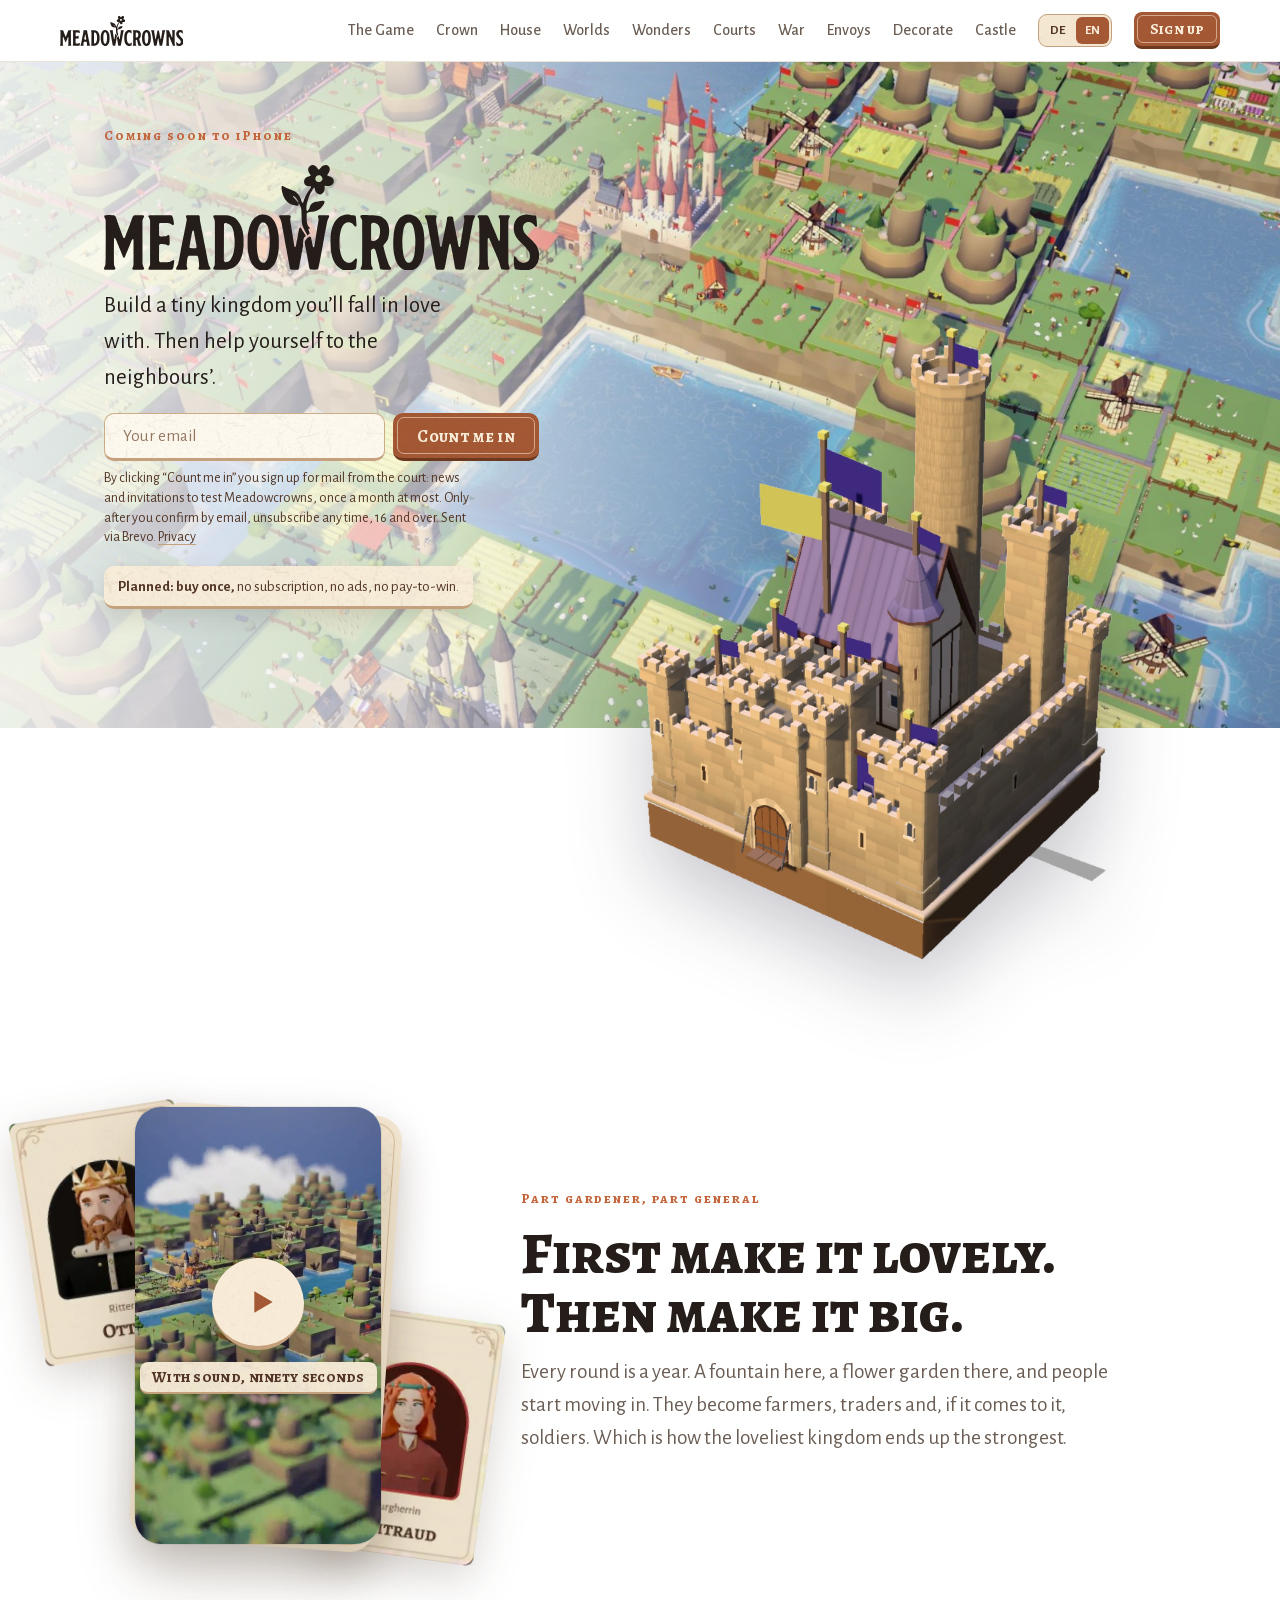
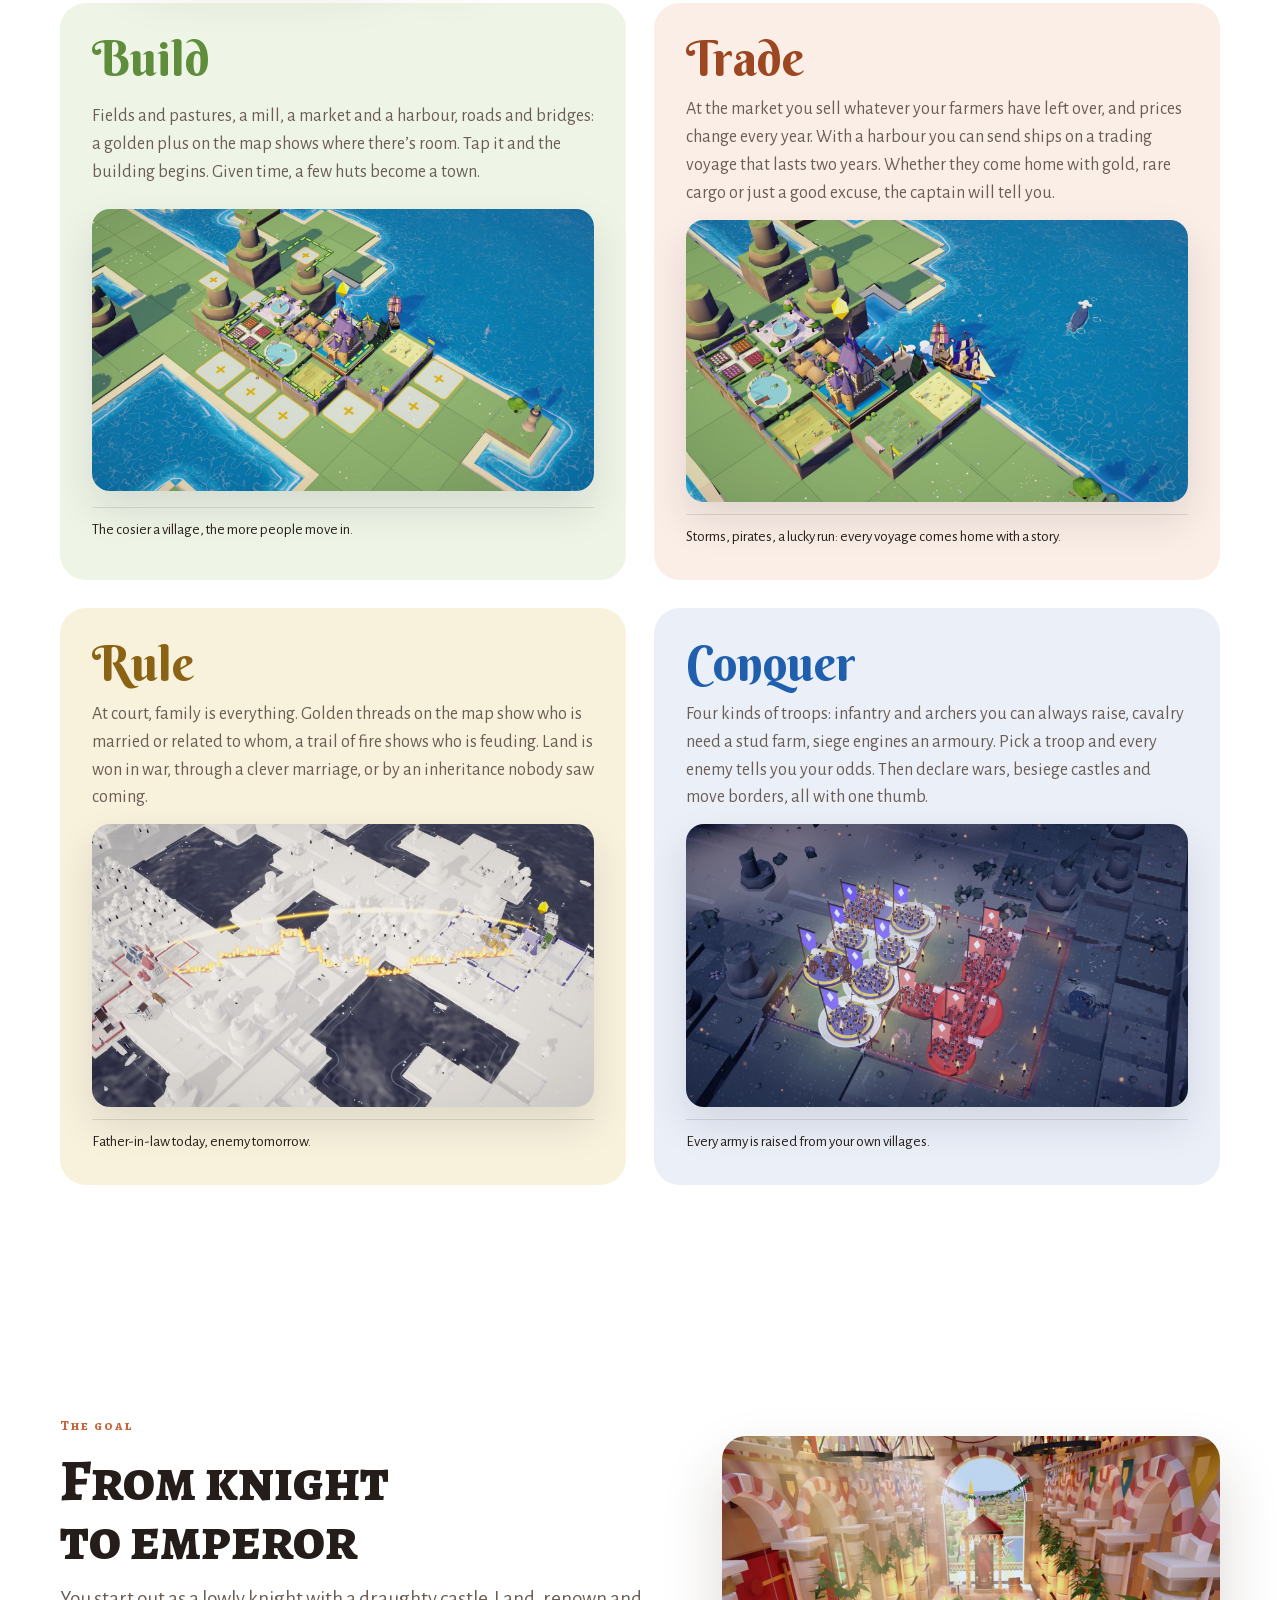
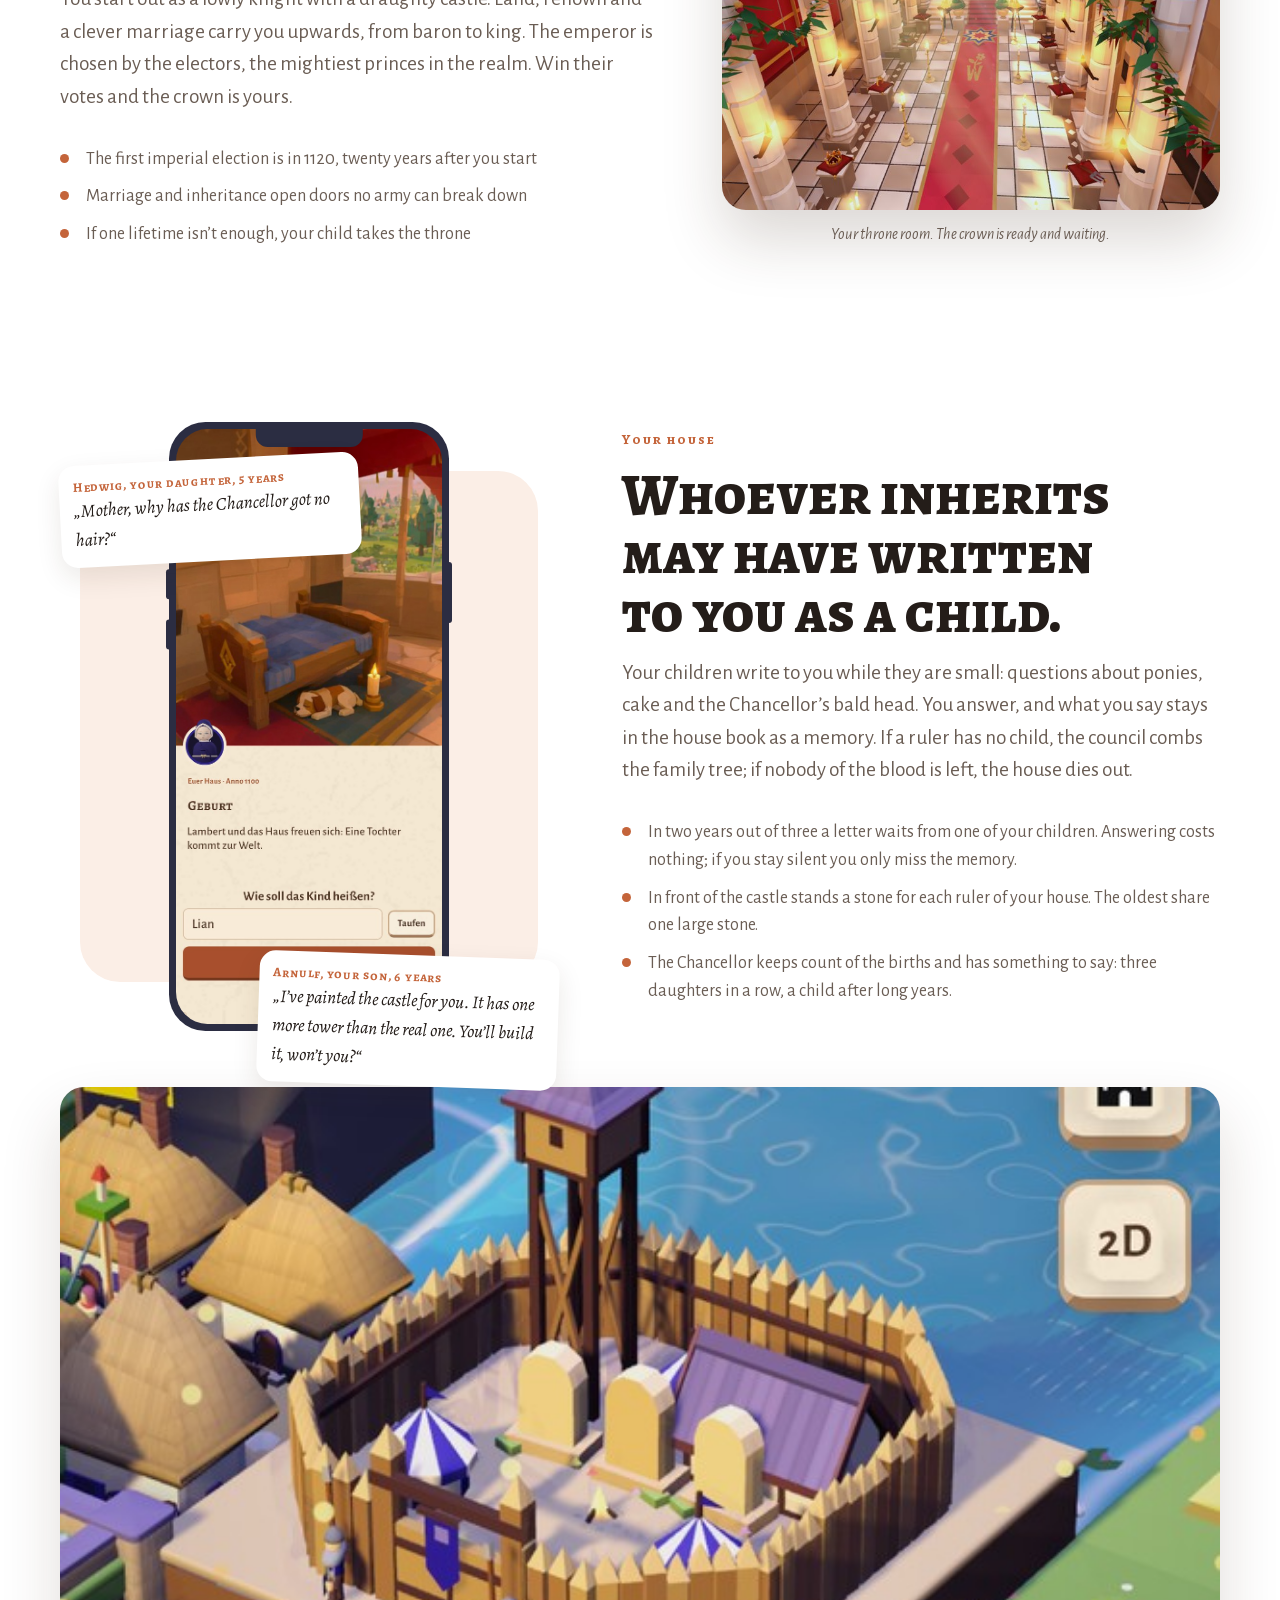
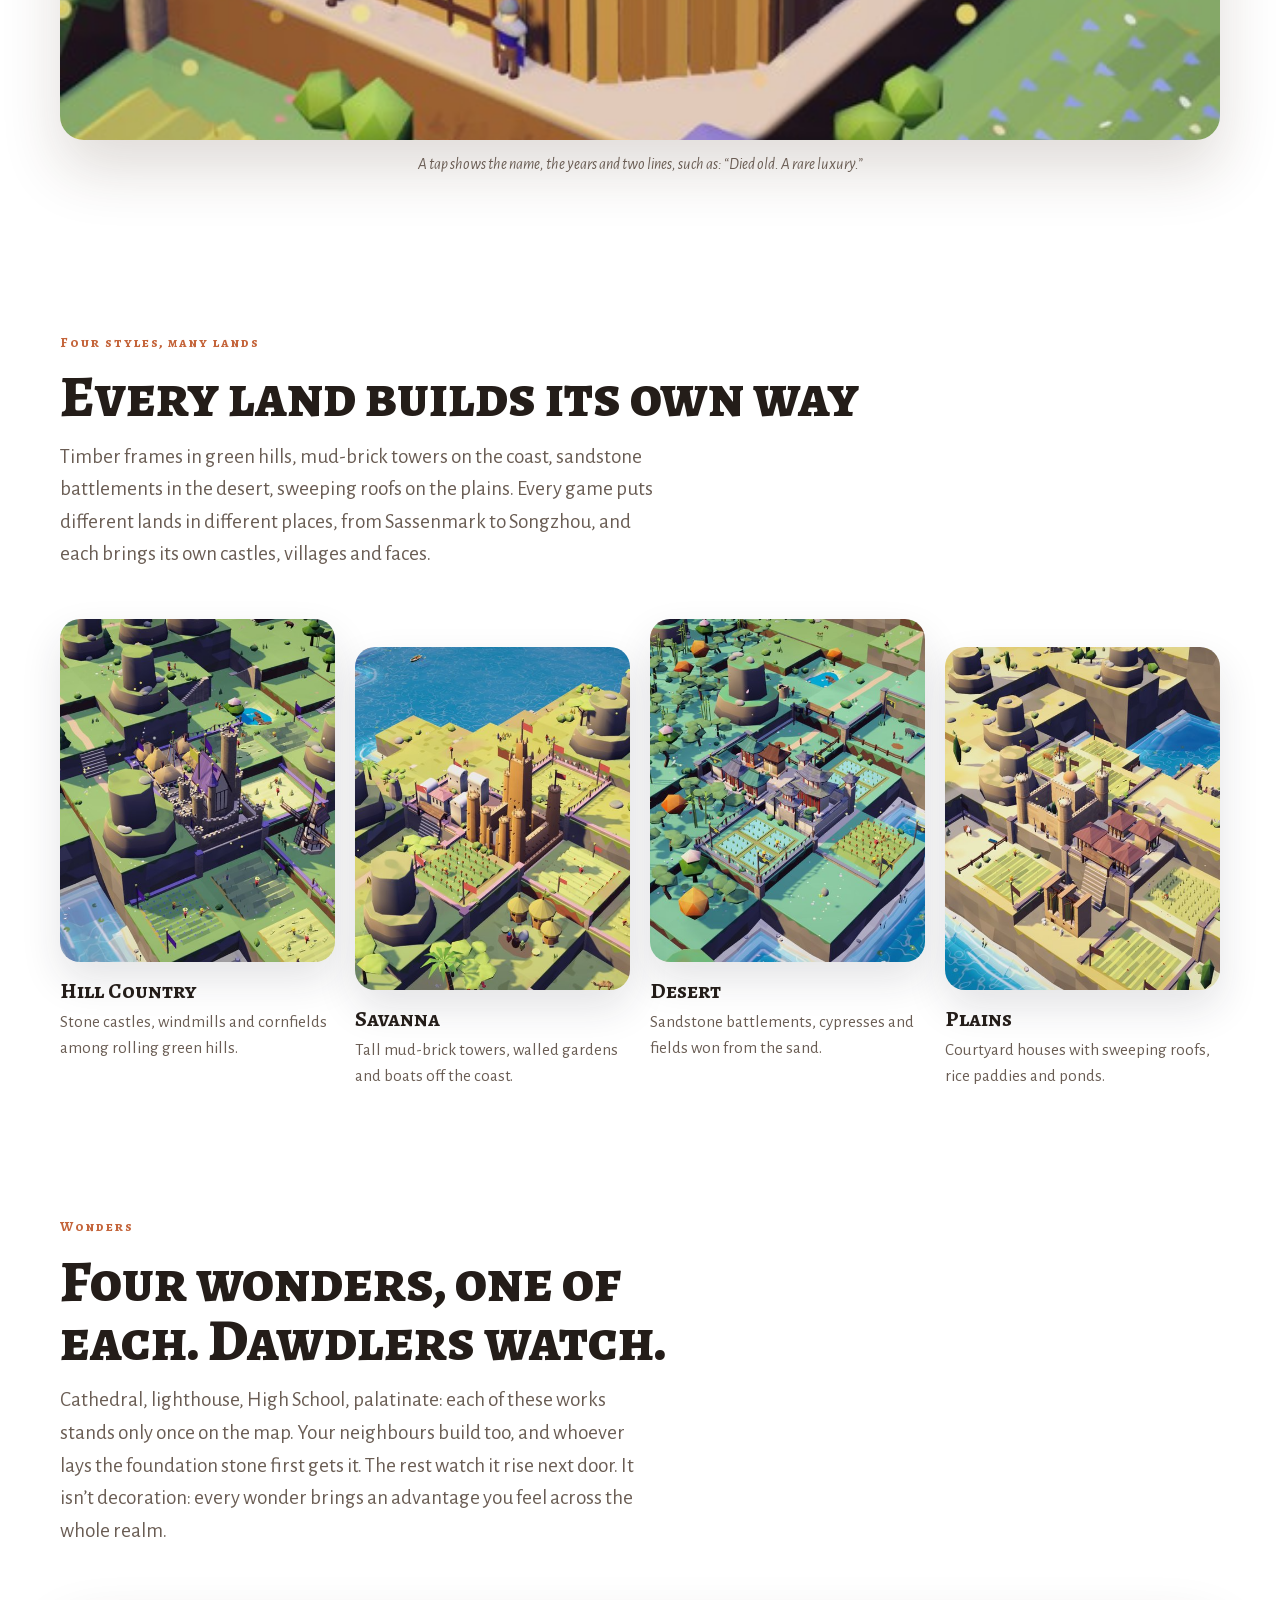
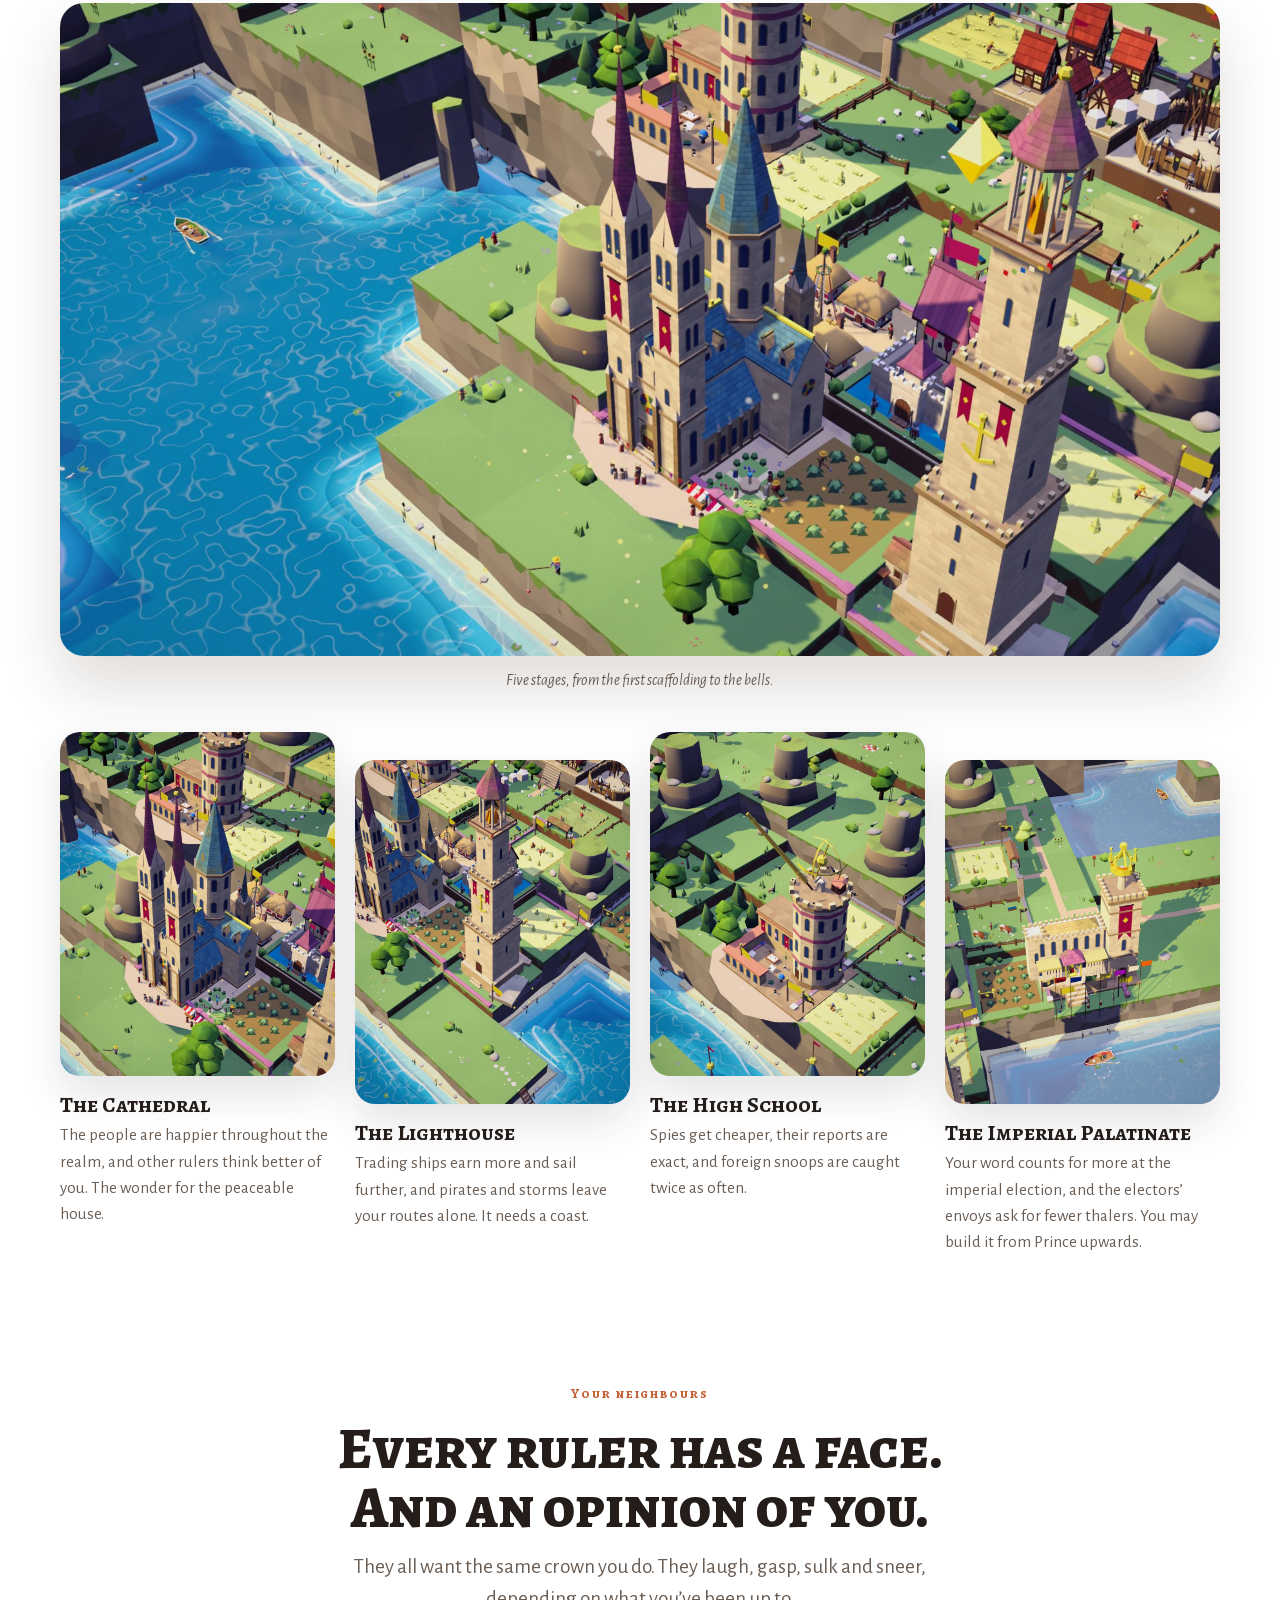
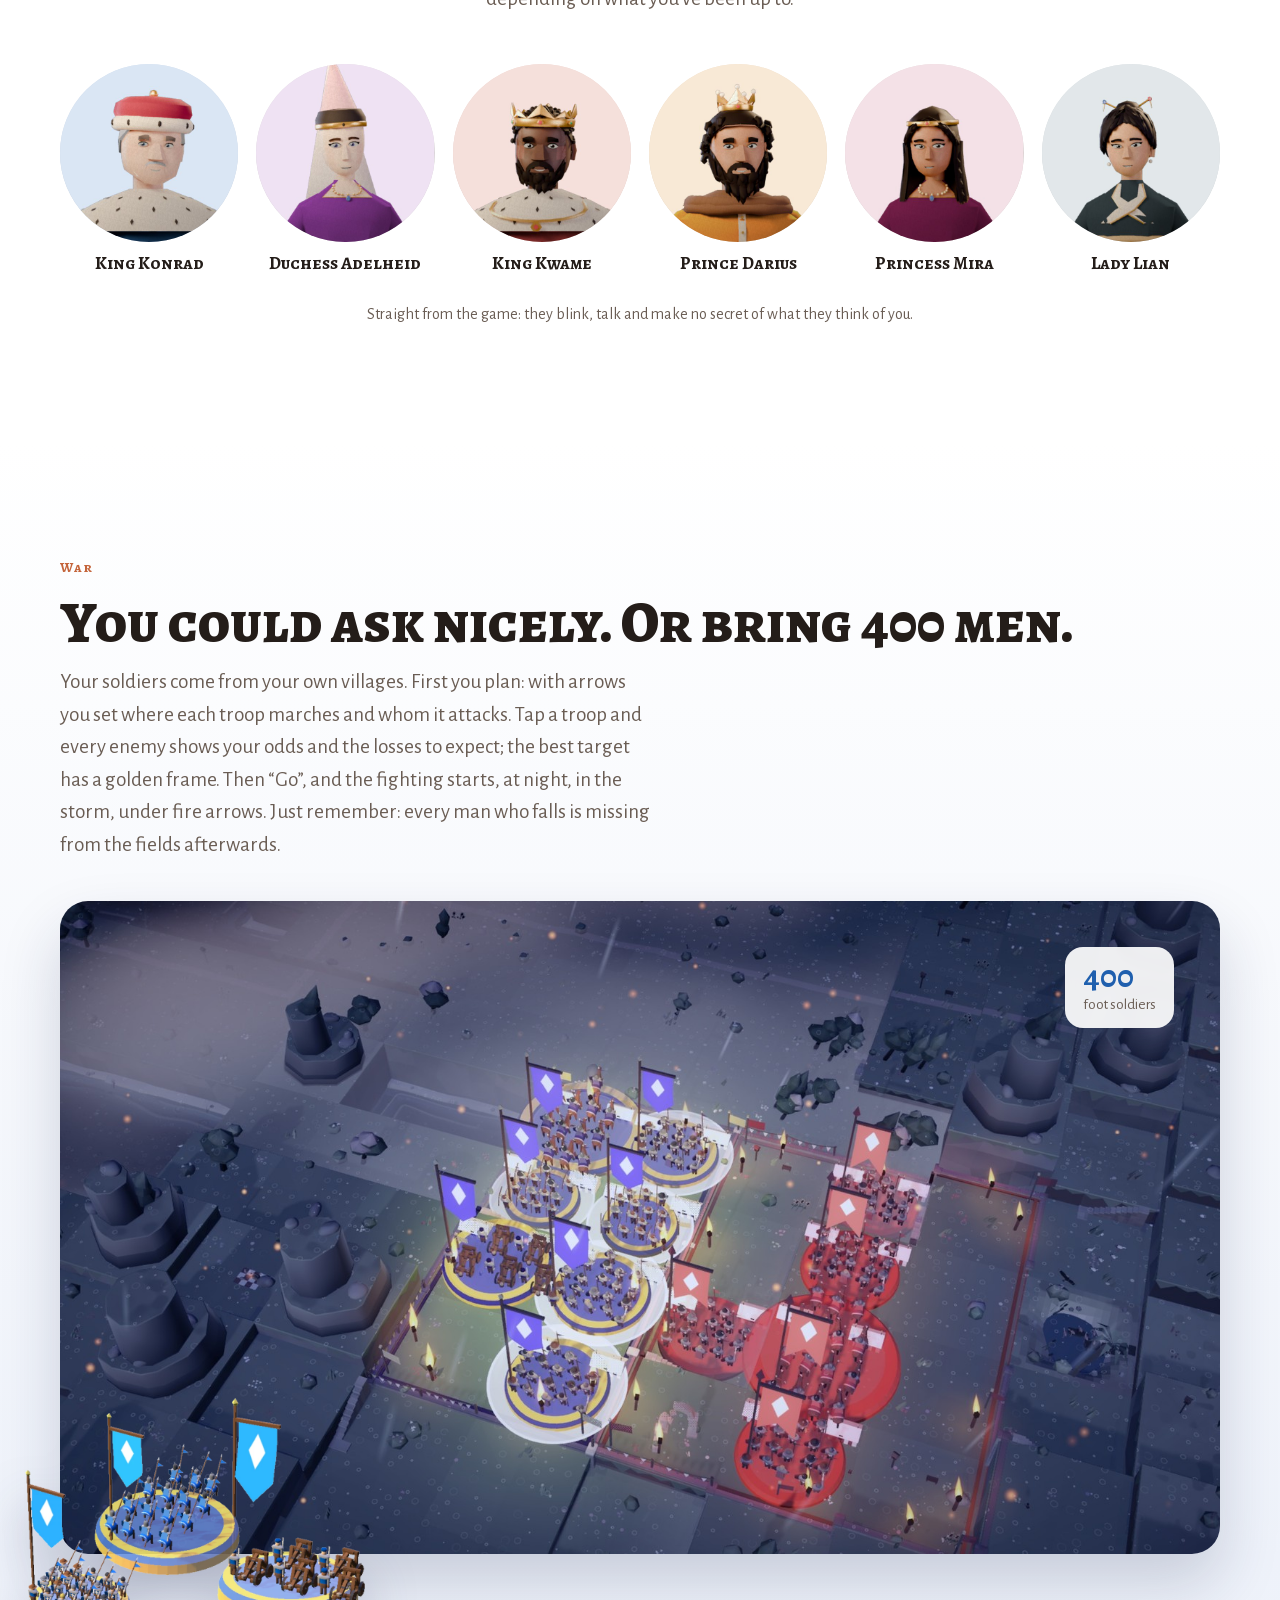
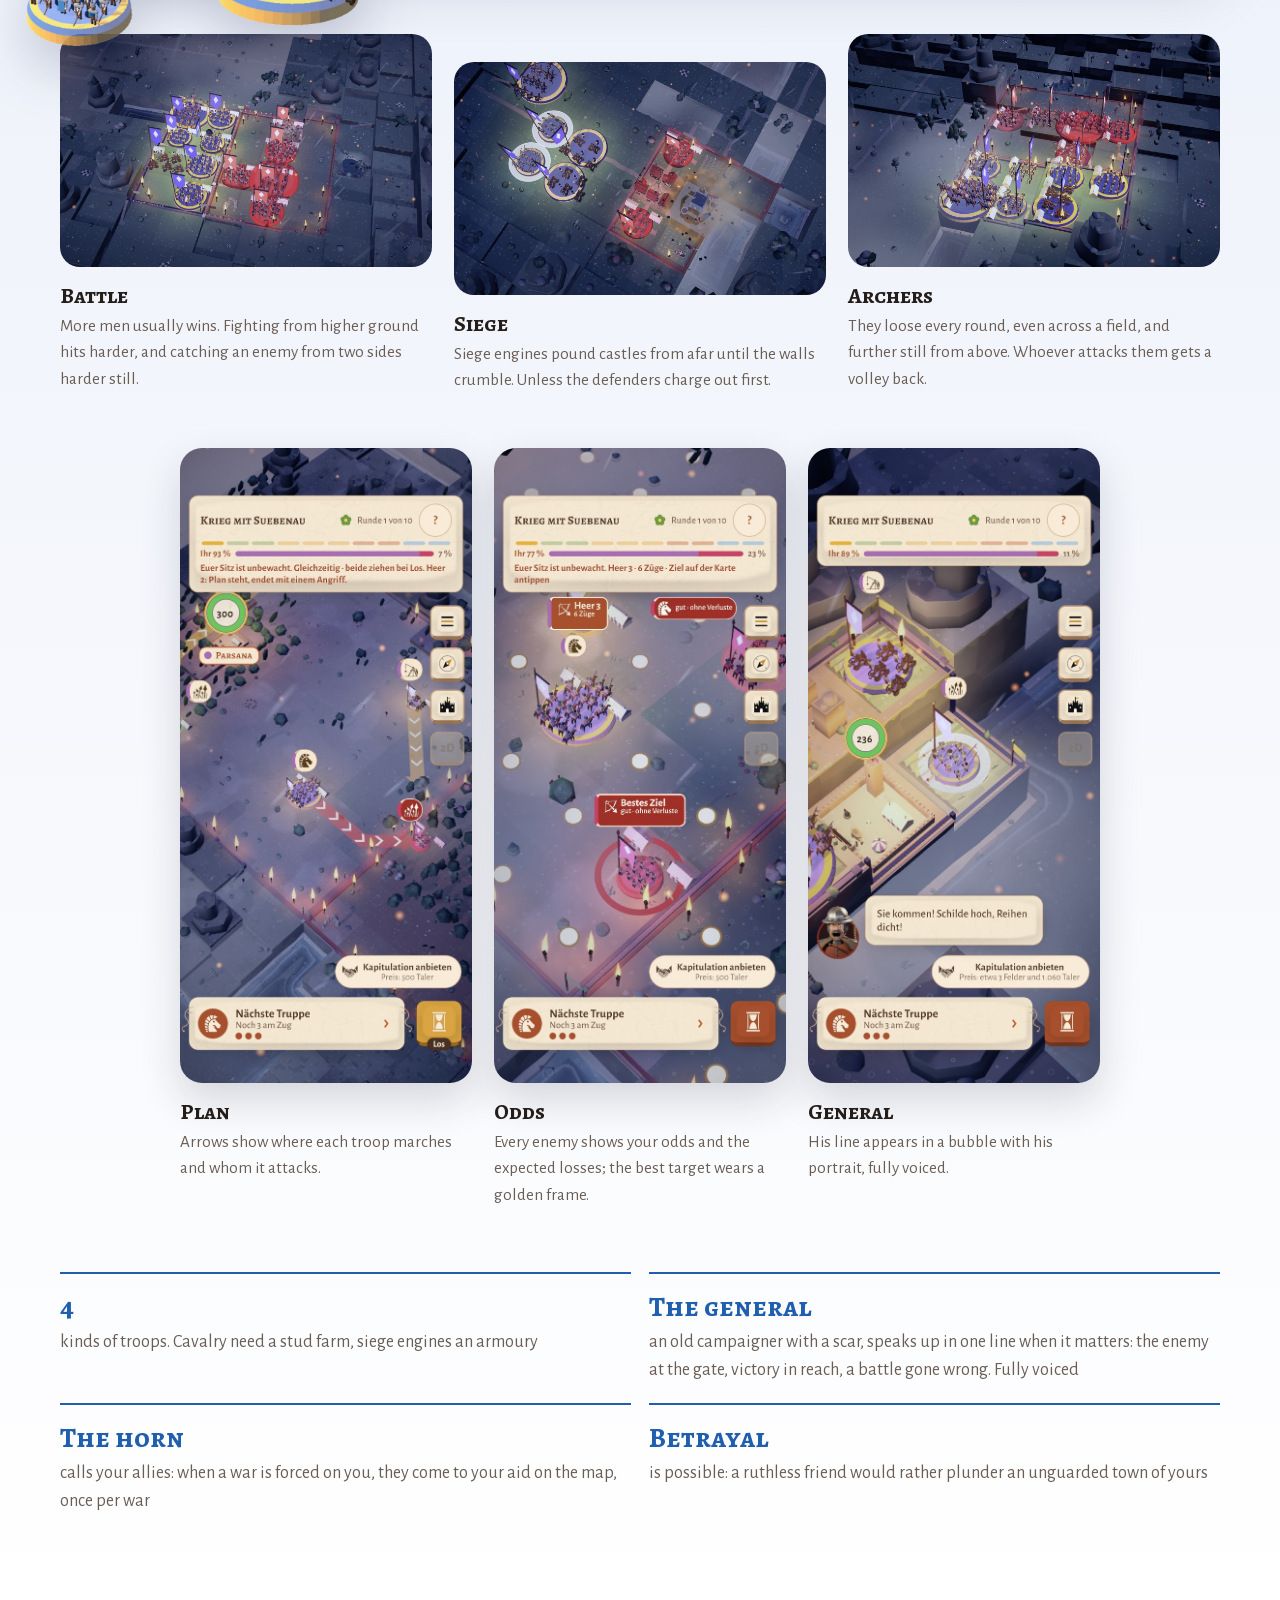
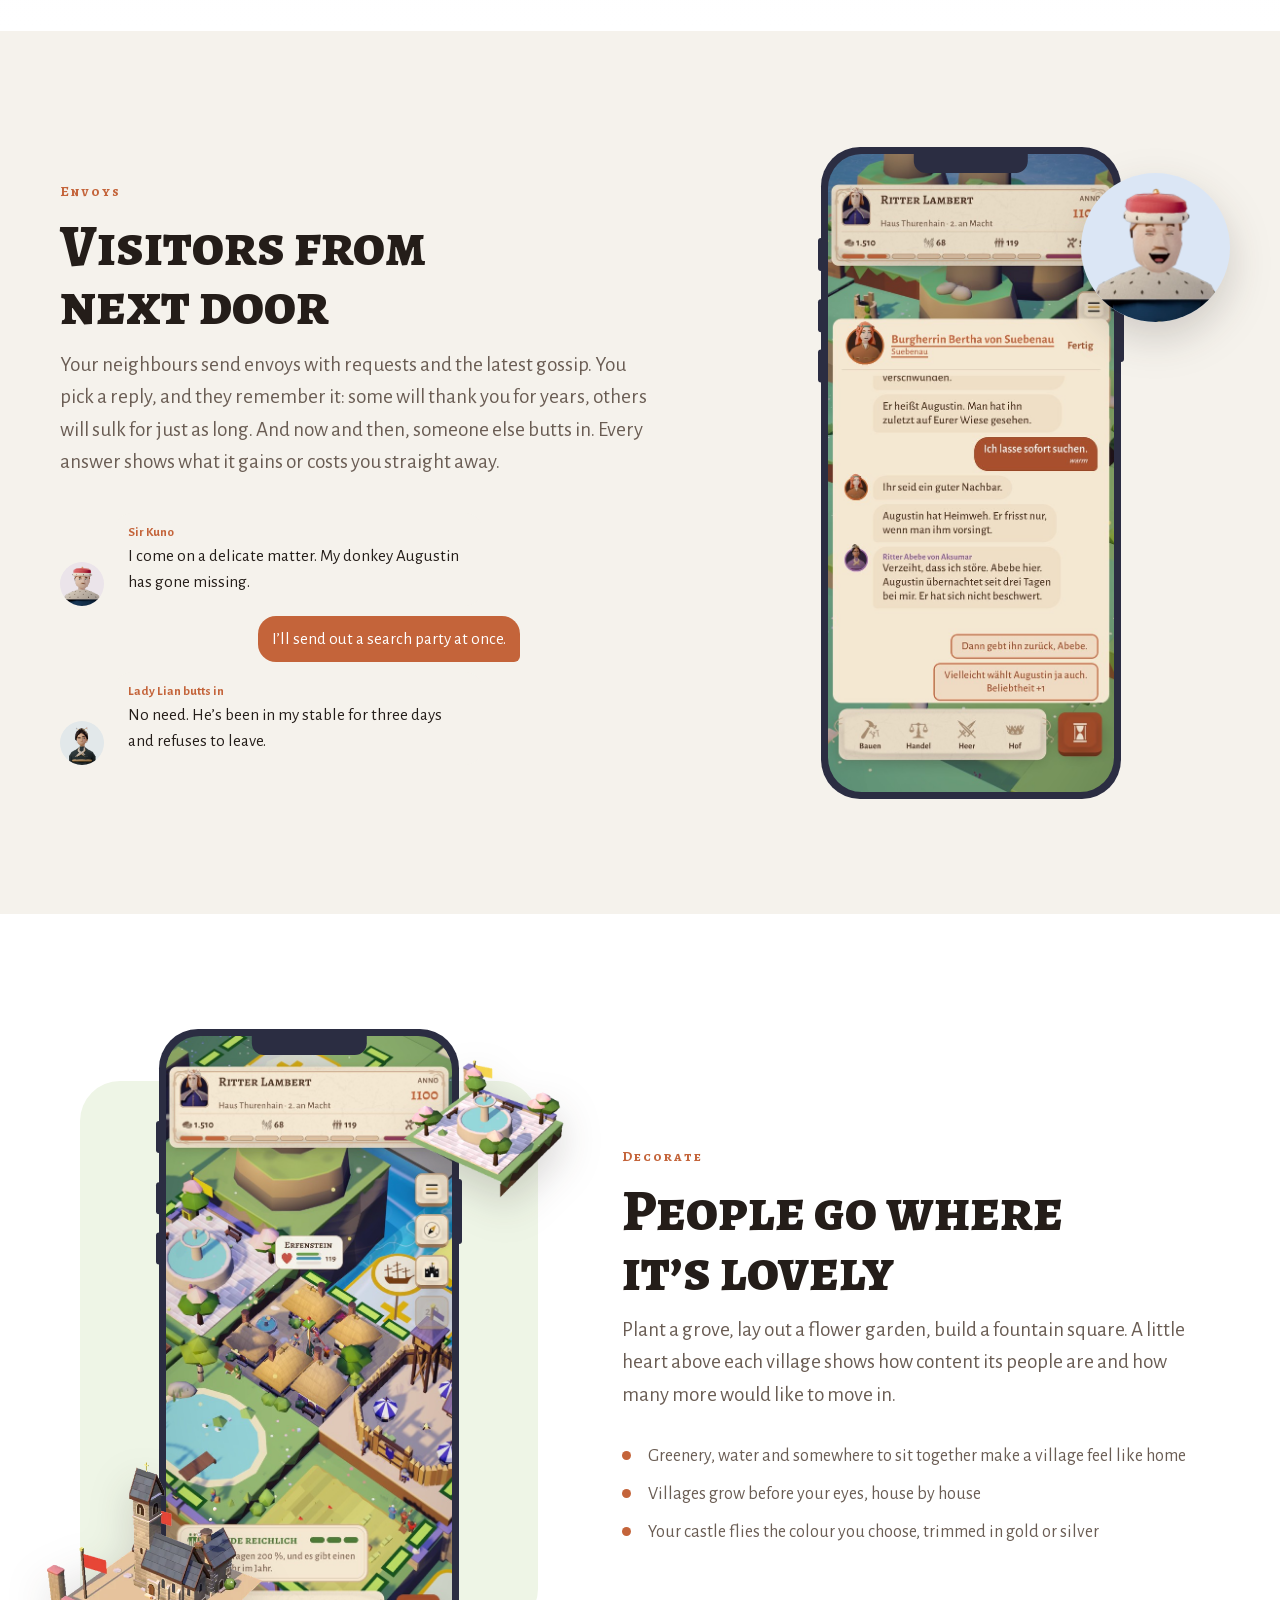
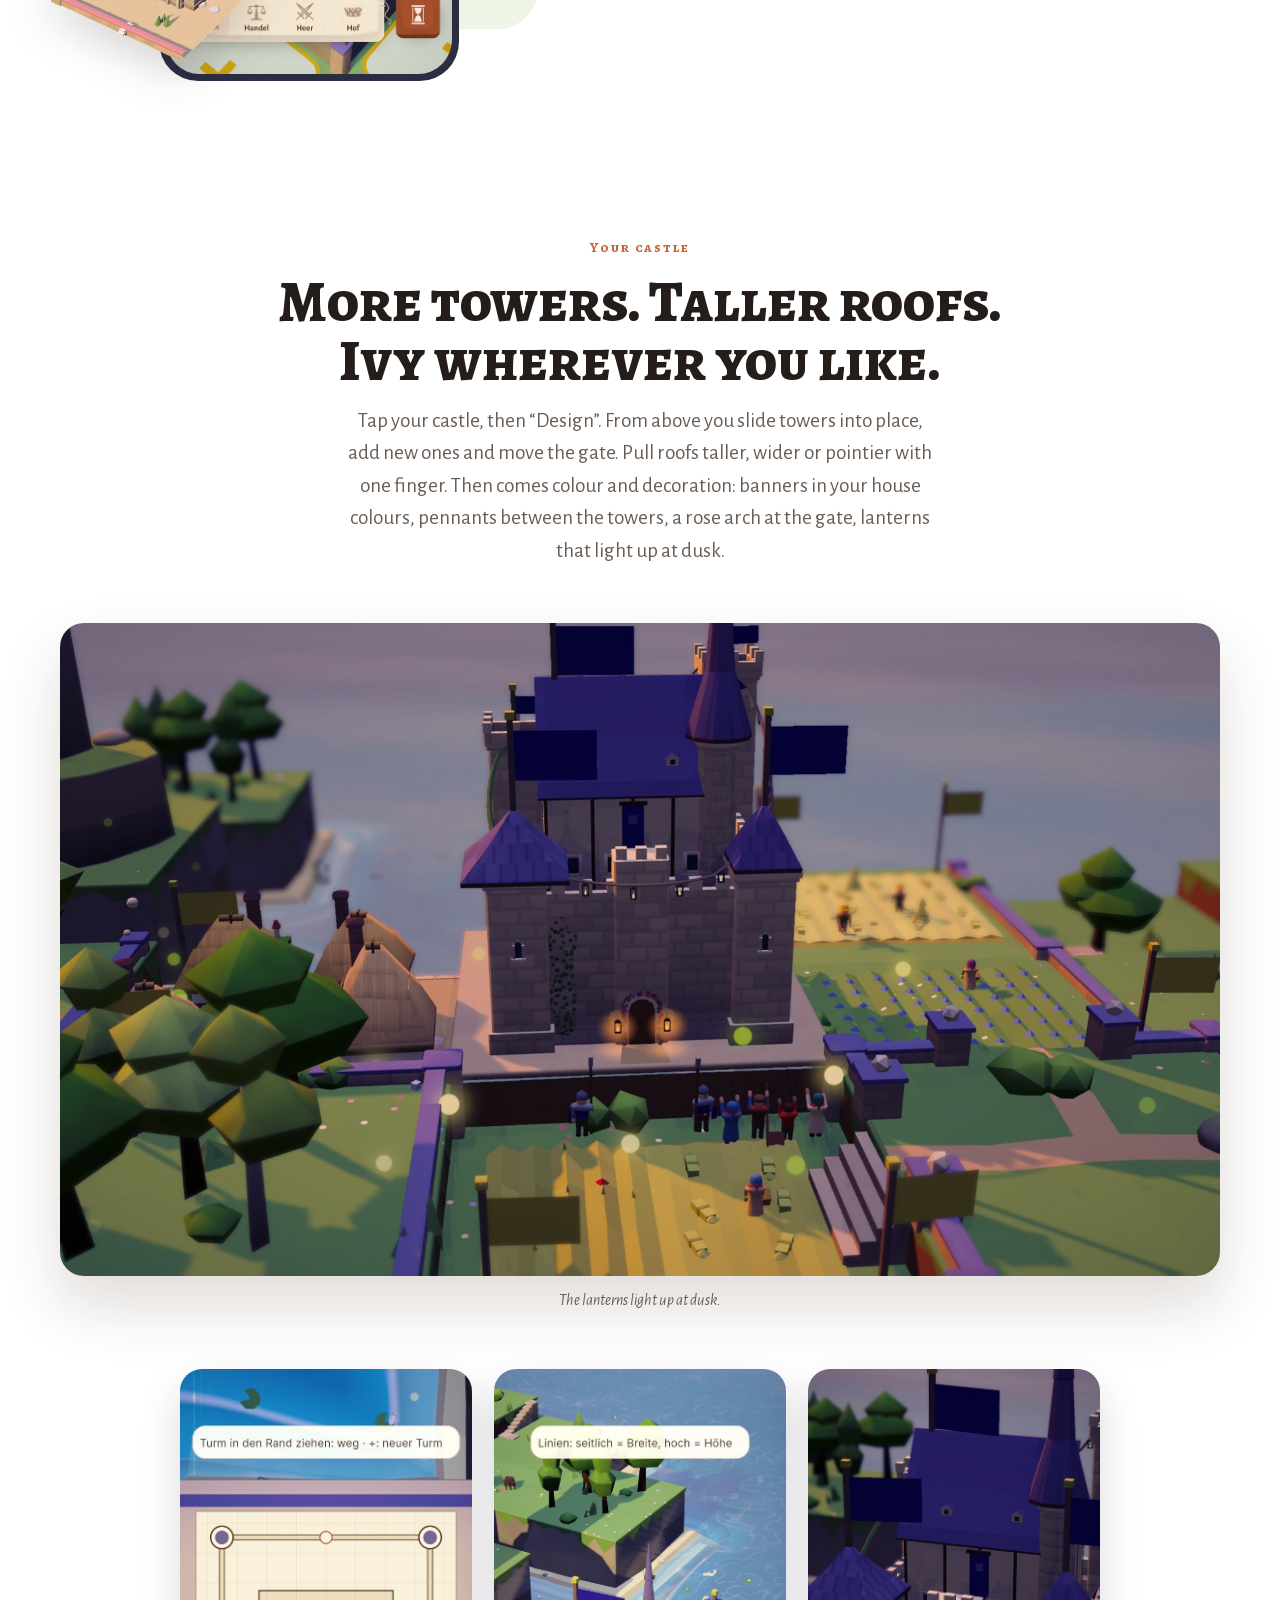
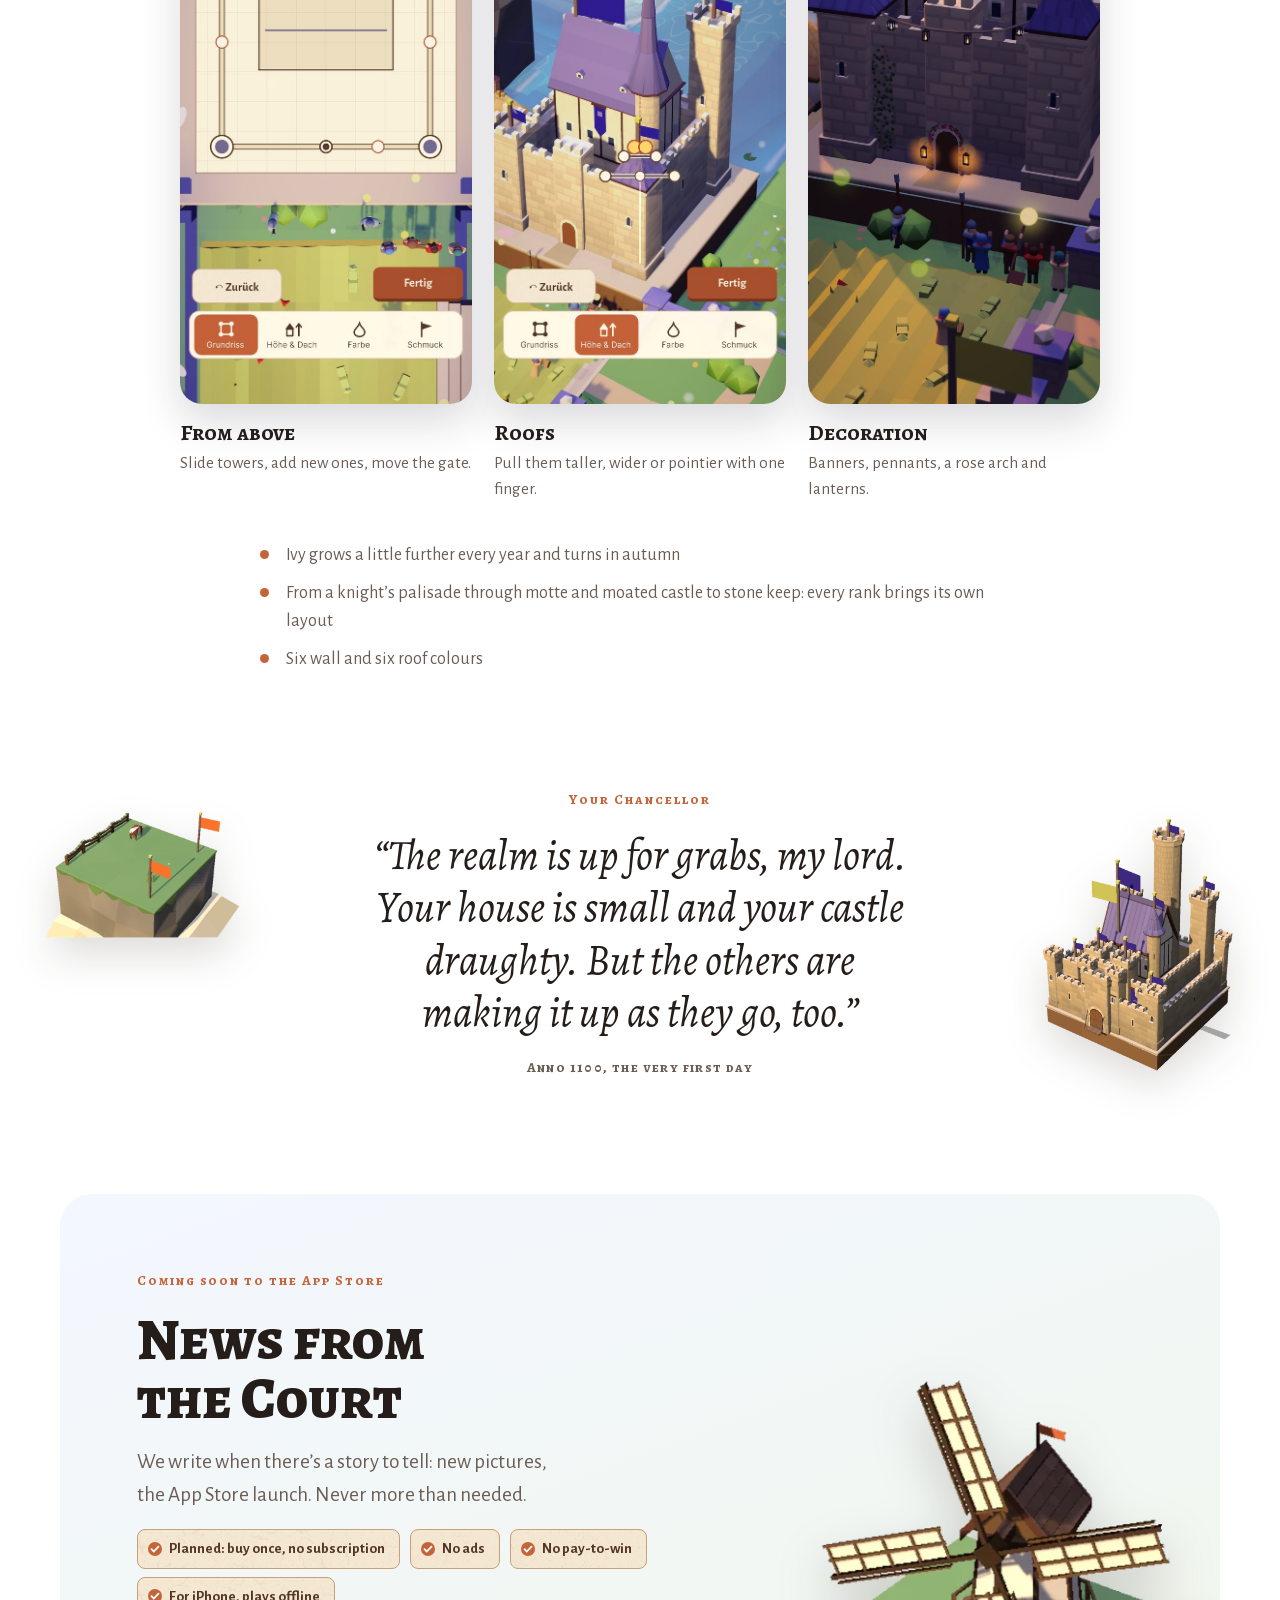
<file: index.html>
<!doctype html>
<html lang="de">
<head>
<meta charset="utf-8">
<meta name="viewport" content="width=device-width,initial-scale=1">
<meta name="color-scheme" content="light">
<meta name="theme-color" content="#ffffff">
<title>Meadowcrowns – baue dir ein kleines Königreich zum Verlieben</title>
<meta name="description" content="Meadowcrowns ist ein Aufbau- und Strategiespiel für iPhone: erst schön machen, dann groß machen. Geplant: einmal kaufen, ohne Abo, ohne Werbung, ohne Pay-to-Win.">
<link rel="canonical" href="https://meadowcrowns.com/">
<link rel="alternate" hreflang="de" href="https://meadowcrowns.com/">
<link rel="alternate" hreflang="en" href="https://meadowcrowns.com/en.html">
<link rel="alternate" hreflang="x-default" href="https://meadowcrowns.com/">
<link rel="icon" href="favicon.svg" type="image/svg+xml">
<meta property="og:type" content="website">
<meta property="og:site_name" content="Meadowcrowns">
<meta property="og:title" content="Meadowcrowns – baue dir ein kleines Königreich zum Verlieben">
<meta property="og:description" content="Meadowcrowns ist ein Aufbau- und Strategiespiel für iPhone: erst schön machen, dann groß machen. Geplant: einmal kaufen, ohne Abo, ohne Werbung, ohne Pay-to-Win.">
<meta property="og:url" content="https://meadowcrowns.com/">
<meta property="og:locale" content="de_DE">
<meta property="og:locale:alternate" content="en_US">
<meta property="og:image" content="https://meadowcrowns.com/img/og.jpg">
<meta property="og:image:width" content="1200">
<meta property="og:image:height" content="630">
<meta property="og:image:alt" content="Meadowcrowns: eine kleine Insel mit Burg und Dörfern">
<meta name="twitter:card" content="summary_large_image">
<meta name="twitter:title" content="Meadowcrowns – baue dir ein kleines Königreich zum Verlieben">
<meta name="twitter:description" content="Meadowcrowns ist ein Aufbau- und Strategiespiel für iPhone: erst schön machen, dann groß machen. Geplant: einmal kaufen, ohne Abo, ohne Werbung, ohne Pay-to-Win.">
<meta name="twitter:image" content="https://meadowcrowns.com/img/og.jpg">
<style>
@font-face {
  font-family: 'Alegreya';
  font-style: italic;
  font-weight: 400;
  font-display: swap;
  src: url(fonts/alegreya-italic-400-latin-ext.woff2) format('woff2');
  unicode-range: U+0100-02BA, U+02BD-02C5, U+02C7-02CC, U+02CE-02D7, U+02DD-02FF, U+0304, U+0308, U+0329, U+1D00-1DBF, U+1E00-1E9F, U+1EF2-1EFF, U+2020, U+20A0-20AB, U+20AD-20C4, U+2113, U+2C60-2C7F, U+A720-A7FF;
}
@font-face {
  font-family: 'Alegreya';
  font-style: italic;
  font-weight: 400;
  font-display: swap;
  src: url(fonts/alegreya-italic-400-latin.woff2) format('woff2');
  unicode-range: U+0000-00FF, U+0131, U+0152-0153, U+02BB-02BC, U+02C6, U+02DA, U+02DC, U+0304, U+0308, U+0329, U+2000-206F, U+20AC, U+2122, U+2191, U+2193, U+2212, U+2215, U+FEFF, U+FFFD;
}
@font-face {
  font-family: 'Alegreya SC';
  font-style: normal;
  font-weight: 700;
  font-display: swap;
  src: url(fonts/alegreya-sc-normal-700-latin-ext.woff2) format('woff2');
  unicode-range: U+0100-02BA, U+02BD-02C5, U+02C7-02CC, U+02CE-02D7, U+02DD-02FF, U+0304, U+0308, U+0329, U+1D00-1DBF, U+1E00-1E9F, U+1EF2-1EFF, U+2020, U+20A0-20AB, U+20AD-20C4, U+2113, U+2C60-2C7F, U+A720-A7FF;
}
@font-face {
  font-family: 'Alegreya SC';
  font-style: normal;
  font-weight: 700;
  font-display: swap;
  src: url(fonts/alegreya-sc-normal-700-latin.woff2) format('woff2');
  unicode-range: U+0000-00FF, U+0131, U+0152-0153, U+02BB-02BC, U+02C6, U+02DA, U+02DC, U+0304, U+0308, U+0329, U+2000-206F, U+20AC, U+2122, U+2191, U+2193, U+2212, U+2215, U+FEFF, U+FFFD;
}
@font-face {
  font-family: 'Alegreya SC';
  font-style: normal;
  font-weight: 800;
  font-display: swap;
  src: url(fonts/alegreya-sc-normal-800-latin-ext.woff2) format('woff2');
  unicode-range: U+0100-02BA, U+02BD-02C5, U+02C7-02CC, U+02CE-02D7, U+02DD-02FF, U+0304, U+0308, U+0329, U+1D00-1DBF, U+1E00-1E9F, U+1EF2-1EFF, U+2020, U+20A0-20AB, U+20AD-20C4, U+2113, U+2C60-2C7F, U+A720-A7FF;
}
@font-face {
  font-family: 'Alegreya SC';
  font-style: normal;
  font-weight: 800;
  font-display: swap;
  src: url(fonts/alegreya-sc-normal-800-latin.woff2) format('woff2');
  unicode-range: U+0000-00FF, U+0131, U+0152-0153, U+02BB-02BC, U+02C6, U+02DA, U+02DC, U+0304, U+0308, U+0329, U+2000-206F, U+20AC, U+2122, U+2191, U+2193, U+2212, U+2215, U+FEFF, U+FFFD;
}
@font-face {
  font-family: 'Alegreya Sans';
  font-style: italic;
  font-weight: 400;
  font-display: swap;
  src: url(fonts/alegreya-sans-italic-400-latin-ext.woff2) format('woff2');
  unicode-range: U+0100-02BA, U+02BD-02C5, U+02C7-02CC, U+02CE-02D7, U+02DD-02FF, U+0304, U+0308, U+0329, U+1D00-1DBF, U+1E00-1E9F, U+1EF2-1EFF, U+2020, U+20A0-20AB, U+20AD-20C4, U+2113, U+2C60-2C7F, U+A720-A7FF;
}
@font-face {
  font-family: 'Alegreya Sans';
  font-style: italic;
  font-weight: 400;
  font-display: swap;
  src: url(fonts/alegreya-sans-italic-400-latin.woff2) format('woff2');
  unicode-range: U+0000-00FF, U+0131, U+0152-0153, U+02BB-02BC, U+02C6, U+02DA, U+02DC, U+0304, U+0308, U+0329, U+2000-206F, U+20AC, U+2122, U+2191, U+2193, U+2212, U+2215, U+FEFF, U+FFFD;
}
@font-face {
  font-family: 'Alegreya Sans';
  font-style: normal;
  font-weight: 400;
  font-display: swap;
  src: url(fonts/alegreya-sans-normal-400-latin-ext.woff2) format('woff2');
  unicode-range: U+0100-02BA, U+02BD-02C5, U+02C7-02CC, U+02CE-02D7, U+02DD-02FF, U+0304, U+0308, U+0329, U+1D00-1DBF, U+1E00-1E9F, U+1EF2-1EFF, U+2020, U+20A0-20AB, U+20AD-20C4, U+2113, U+2C60-2C7F, U+A720-A7FF;
}
@font-face {
  font-family: 'Alegreya Sans';
  font-style: normal;
  font-weight: 400;
  font-display: swap;
  src: url(fonts/alegreya-sans-normal-400-latin.woff2) format('woff2');
  unicode-range: U+0000-00FF, U+0131, U+0152-0153, U+02BB-02BC, U+02C6, U+02DA, U+02DC, U+0304, U+0308, U+0329, U+2000-206F, U+20AC, U+2122, U+2191, U+2193, U+2212, U+2215, U+FEFF, U+FFFD;
}
@font-face {
  font-family: 'Alegreya Sans';
  font-style: normal;
  font-weight: 500;
  font-display: swap;
  src: url(fonts/alegreya-sans-normal-500-latin-ext.woff2) format('woff2');
  unicode-range: U+0100-02BA, U+02BD-02C5, U+02C7-02CC, U+02CE-02D7, U+02DD-02FF, U+0304, U+0308, U+0329, U+1D00-1DBF, U+1E00-1E9F, U+1EF2-1EFF, U+2020, U+20A0-20AB, U+20AD-20C4, U+2113, U+2C60-2C7F, U+A720-A7FF;
}
@font-face {
  font-family: 'Alegreya Sans';
  font-style: normal;
  font-weight: 500;
  font-display: swap;
  src: url(fonts/alegreya-sans-normal-500-latin.woff2) format('woff2');
  unicode-range: U+0000-00FF, U+0131, U+0152-0153, U+02BB-02BC, U+02C6, U+02DA, U+02DC, U+0304, U+0308, U+0329, U+2000-206F, U+20AC, U+2122, U+2191, U+2193, U+2212, U+2215, U+FEFF, U+FFFD;
}
@font-face {
  font-family: 'Alegreya Sans';
  font-style: normal;
  font-weight: 700;
  font-display: swap;
  src: url(fonts/alegreya-sans-normal-700-latin-ext.woff2) format('woff2');
  unicode-range: U+0100-02BA, U+02BD-02C5, U+02C7-02CC, U+02CE-02D7, U+02DD-02FF, U+0304, U+0308, U+0329, U+1D00-1DBF, U+1E00-1E9F, U+1EF2-1EFF, U+2020, U+20A0-20AB, U+20AD-20C4, U+2113, U+2C60-2C7F, U+A720-A7FF;
}
@font-face {
  font-family: 'Alegreya Sans';
  font-style: normal;
  font-weight: 700;
  font-display: swap;
  src: url(fonts/alegreya-sans-normal-700-latin.woff2) format('woff2');
  unicode-range: U+0000-00FF, U+0131, U+0152-0153, U+02BB-02BC, U+02C6, U+02DA, U+02DC, U+0304, U+0308, U+0329, U+2000-206F, U+20AC, U+2122, U+2191, U+2193, U+2212, U+2215, U+FEFF, U+FFFD;
}
@font-face {
  font-family: 'Alegreya Sans';
  font-style: normal;
  font-weight: 800;
  font-display: swap;
  src: url(fonts/alegreya-sans-normal-800-latin-ext.woff2) format('woff2');
  unicode-range: U+0100-02BA, U+02BD-02C5, U+02C7-02CC, U+02CE-02D7, U+02DD-02FF, U+0304, U+0308, U+0329, U+1D00-1DBF, U+1E00-1E9F, U+1EF2-1EFF, U+2020, U+20A0-20AB, U+20AD-20C4, U+2113, U+2C60-2C7F, U+A720-A7FF;
}
@font-face {
  font-family: 'Alegreya Sans';
  font-style: normal;
  font-weight: 800;
  font-display: swap;
  src: url(fonts/alegreya-sans-normal-800-latin.woff2) format('woff2');
  unicode-range: U+0000-00FF, U+0131, U+0152-0153, U+02BB-02BC, U+02C6, U+02DA, U+02DC, U+0304, U+0308, U+0329, U+2000-206F, U+20AC, U+2122, U+2191, U+2193, U+2212, U+2215, U+FEFF, U+FFFD;
}
@font-face {
  font-family: 'Berkshire Swash';
  font-style: normal;
  font-weight: 400;
  font-display: swap;
  src: url(fonts/berkshire-swash-normal-400-latin-ext.woff2) format('woff2');
  unicode-range: U+0100-02BA, U+02BD-02C5, U+02C7-02CC, U+02CE-02D7, U+02DD-02FF, U+0304, U+0308, U+0329, U+1D00-1DBF, U+1E00-1E9F, U+1EF2-1EFF, U+2020, U+20A0-20AB, U+20AD-20C4, U+2113, U+2C60-2C7F, U+A720-A7FF;
}
@font-face {
  font-family: 'Berkshire Swash';
  font-style: normal;
  font-weight: 400;
  font-display: swap;
  src: url(fonts/berkshire-swash-normal-400-latin.woff2) format('woff2');
  unicode-range: U+0000-00FF, U+0131, U+0152-0153, U+02BB-02BC, U+02C6, U+02DA, U+02DC, U+0304, U+0308, U+0329, U+2000-206F, U+20AC, U+2122, U+2191, U+2193, U+2212, U+2215, U+FEFF, U+FFFD;
}
</style>
<style>/* Logo 2 (Paul, 2026-11-08): the wordmark with the flower out of the cracked W, in ink. */
.mc-logo { display: block; fill: var(--ink); }
.logo .mc-logo { height: 30px; width: auto; aspect-ratio: 3041 / 739; }
.hero h1 .mc-logo { width: clamp(260px, 34vw, 460px); height: auto; aspect-ratio: 3041 / 739; }
</style>
<style>
/* Layout: white and open. The living map of a European realm plays in a large rounded window; the castle, cut out of the
   game, stands in front and reaches down onto the white. Then the two halves of the game, the courts of many cultures with
   faces that change their feelings, talking with the neighbours, decorating, the children's letters, and the list.
   Phones are drawn as a current iPhone Pro (titanium frame, Dynamic Island). One light look on purpose. */
:root {
  --white: #ffffff;
  --mist: #f5f2ec;
  --ink: #241d19;
  --ink-2: #6a5d54;
  --terra: #c4643a;
  --terra-deep: #9c4721;
  --meadow: #5f8d3c;
  --royal: #1f5fae;
  --line: #ebe4da;
  --display: "Berkshire Swash", "Alegreya SC", Georgia, serif;
  --head: "Alegreya SC", Georgia, serif;
  --body: "Alegreya Sans", "Segoe UI", system-ui, sans-serif;
  --quote: "Alegreya", Georgia, serif;
  color-scheme: light;
}
* { box-sizing: border-box; }
html, body { overflow-x: clip; max-width: 100%; }
body { background: var(--white); color: var(--ink); font: 18px/1.55 var(--body); margin: 0; }
/* Pieces that reach past the edges (the castle, the cut-outs, the bleeding island) never widen the page. */
main, header, footer, section, .hero { overflow-x: clip; }
img, video { max-width: 100%; display: block; }
h1, h2, h3 { margin: 0; text-wrap: balance; }
p { margin: 0; }
.wrap { max-width: 1200px; margin: 0 auto; padding-left: max(20px, env(safe-area-inset-left, 0px)); padding-right: max(20px, env(safe-area-inset-right, 0px)); }

/* Top bar */
.bar { position: sticky; top: env(safe-area-inset-top, 0px); z-index: 20; background: rgba(255,255,255,.86); backdrop-filter: saturate(1.4) blur(12px); border-bottom: 1px solid var(--line); }
body::before { content: ""; position: fixed; inset: 0 0 auto; height: env(safe-area-inset-top, 0px); z-index: 21; background: var(--white); }
.bar .wrap { display: flex; align-items: center; justify-content: space-between; gap: 16px; padding-block: 12px; }
.logo { font-family: var(--display); font-size: 24px; color: var(--ink); text-decoration: none; line-height: 1; }
.logo span { color: var(--terra); }
.bar nav { display: flex; gap: 22px; align-items: center; }
.bar nav a { color: var(--ink-2); text-decoration: none; font-weight: 500; font-size: 16px; }
.bar nav a:hover { color: var(--ink); }
.btn { display: inline-flex; align-items: center; border: 0; border-radius: 999px; padding: 12px 22px; font: 700 16px/1 var(--body); cursor: pointer; background: var(--terra); color: #fff; text-decoration: none; transition: background .2s, transform .2s; }
.btn:hover { background: var(--terra-deep); transform: translateY(-1px); }
.btn:focus-visible, input:focus-visible, a:focus-visible { outline: 3px solid var(--royal); outline-offset: 3px; }
/* Language switch: two small letters in the bar, the current one filled. */
.lang { display: inline-flex; border: 1px solid var(--line); border-radius: 999px; padding: 2px; gap: 2px; }
.lang button { border: 0; background: none; font: 700 13px/1 var(--body); color: var(--ink-2); padding: 7px 9px; border-radius: 999px; cursor: pointer; }
.lang button[aria-pressed="true"] { background: var(--ink); color: #fff; }
.btn.small { padding: 9px 16px; font-size: 15px; }
.bar nav a.btn, .bar nav a.btn:hover { color: #fff; font-weight: 700; }

/* Hero */
/* The stage runs edge to edge; its copy and the castle still line up with the page's 1200px column. */
.hero.wrap { position: relative; max-width: none; padding: 0; }
.stage { position: relative; border-radius: 0; overflow: hidden; height: min(74vh, 700px); min-height: 520px; background: #bfe3ef; }
.stage video, .stage .poster { position: absolute; inset: 0; width: 100%; height: 100%; object-fit: cover; }
.stage::after { content: ""; position: absolute; inset: 0; background: linear-gradient(90deg, rgba(255,255,255,.86) 0%, rgba(255,255,255,.6) 34%, rgba(255,255,255,0) 60%); pointer-events: none; }
.hero-copy { position: absolute; z-index: 2; left: max(clamp(20px, 5vw, 64px), calc((100vw - 1200px) / 2 + 64px)); top: clamp(28px, 7vh, 72px); max-width: 520px; display: flex; flex-direction: column; gap: 18px; }
.kicker { font-family: var(--head); font-weight: 700; letter-spacing: .14em; font-size: 14px; color: var(--terra); }
.hero h1 { font-family: var(--display); font-weight: 400; font-size: clamp(52px, 7.6vw, 104px); line-height: .9; }
.hero h1 small { display: block; font-size: .42em; color: var(--terra); margin-bottom: 4px; }
.claim { font-size: clamp(19px, 2vw, 23px); max-width: 30ch; }
.join { display: flex; gap: 8px; flex-wrap: wrap; max-width: 460px; }
.join input { flex: 1 1 200px; min-width: 0; border: 1.5px solid var(--line); background: #fff; color: var(--ink); border-radius: 999px; padding: 12px 18px; font: 17px var(--body); }
.store { color: var(--ink-2); font-size: 15px; }
.store b { color: var(--ink); }
.thanks { color: var(--meadow); font-weight: 700; }
.castle { position: absolute; z-index: 3; right: max(clamp(10px, 6vw, 110px), calc((100vw - 1200px) / 2 + 110px)); bottom: -250px; width: min(40vw, 520px); pointer-events: none; filter: drop-shadow(0 34px 40px rgba(30,30,50,.24)); }
.below-hero { height: 240px; }

/* Section heads */
section { padding-block: clamp(56px, 9vw, 120px); }
.eyebrow { font-family: var(--head); font-weight: 700; letter-spacing: .14em; font-size: 14px; color: var(--terra); }
h2 { font-family: var(--head); font-weight: 800; font-size: clamp(32px, 4.6vw, 58px); line-height: 1.02; }
.lead { font-size: clamp(18px, 1.8vw, 21px); color: var(--ink-2); max-width: 54ch; }
.head { display: flex; flex-direction: column; gap: 14px; }

/* Two halves */
.realm { display: grid; grid-template-columns: repeat(2, minmax(0, 1fr)); gap: clamp(16px, 2.4vw, 28px); margin-top: 44px; }
.realm article { border-radius: 26px; padding: clamp(22px, 2.6vw, 32px); display: grid; grid-template-columns: minmax(0, 1fr) minmax(0, .82fr); grid-template-rows: auto 1fr auto; gap: 12px clamp(18px, 2.2vw, 28px); min-width: 0; }
.realm .build { background: #eef5e6; }
.realm .trade { background: #fbeee6; }
.realm .rule { background: #f8f1dc; }
.realm .war { background: #eaeff8; }
.realm h3 { font-family: var(--display); font-weight: 400; font-size: clamp(38px, 3.8vw, 52px); line-height: 1; }
.realm .build h3 { color: var(--meadow); }
.realm .trade h3 { color: var(--terra-deep); }
.realm .rule h3 { color: #8a6414; }
.realm .war h3 { color: var(--royal); }
.realm p { color: var(--ink-2); }
.realm .pic { grid-column: 2; grid-row: 1 / -1; margin: 0; align-self: center; }
.realm .pic img { width: 100%; aspect-ratio: 4 / 5; object-fit: cover; border-radius: 18px; box-shadow: 0 18px 40px rgba(30,30,50,.12); }
.realm .fact { margin: 0; font-size: 15px; color: var(--ink); border-top: 1px solid rgba(36,29,25,.12); padding-top: 10px; }
@media (max-width: 980px) { .realm { grid-template-columns: 1fr; } }
/* The four boxes show the game from where one plays it, wide and uncut, the picture under the text (Paul, 2026-11-02:
   „ganz schön nah dran“; the upright crops zoomed into the scene). */
.realm article { grid-template-columns: minmax(0, 1fr); grid-template-rows: none; }
.realm .pic { grid-column: auto; grid-row: auto; }
.realm .pic img { aspect-ratio: 16 / 9; }
@media (max-width: 640px) { .realm article { grid-template-columns: 1fr; grid-template-rows: none; } .realm .pic { grid-column: auto; grid-row: auto; } }

/* Courts of many cultures: faces that change their feelings */
.courts { margin-top: 48px; display: grid; grid-template-columns: repeat(6, minmax(0, 1fr)); gap: 18px; }
.court { display: flex; flex-direction: column; align-items: center; gap: 8px; text-align: center; min-width: 0; }
.face { position: relative; width: 100%; aspect-ratio: 1; border-radius: 50%; background: var(--c); overflow: hidden; box-shadow: inset 0 -18px 30px rgba(0,0,0,.12); }
.face video { position: absolute; inset: 0; width: 100%; height: 100%; object-fit: cover; }
.court b { font-family: var(--head); font-size: 18px; }
.court span { color: var(--ink-2); font-size: 15px; }
.feel-note { margin-top: 24px; text-align: center; color: var(--ink-2); font-size: 16px; }
.feel { margin-top: 26px; display: flex; flex-wrap: wrap; gap: 8px; justify-content: center; }
.feel span { border: 1px solid var(--line); border-radius: 999px; padding: 4px 12px; font-size: 15px; color: var(--ink-2); transition: background .3s, color .3s, border-color .3s; }
.feel span.on { background: var(--ink); color: #fff; border-color: var(--ink); }

/* iPhone (a current Pro: titanium frame, Dynamic Island) */
/* A flat phone (Paul, 2026-10-27): one dark ink frame, a plain notch, flat side keys, no shine or shadow. */
.iphone { --frame: #2b2d42; position: relative; width: 100%; aspect-ratio: 402 / 874; border-radius: 13% / 6%; padding: 1.4%; background: var(--frame); }
.iphone .screen { position: relative; width: 100%; height: 100%; border-radius: 11.8% / 5.4%; overflow: hidden; background: #fbfbfe; }
.iphone .screen img { width: 100%; height: 100%; object-fit: cover; }
.iphone .screen::before { content: ""; position: absolute; z-index: 2; top: 0; left: 50%; width: 40%; height: 3%; translate: -50% 0; background: var(--frame); border-radius: 0 0 12px 12px; }
.iphone::before { content: ""; position: absolute; left: -1.1%; top: 14%; width: 1.3%; height: 5%; border-radius: 3px 0 0 3px; background: var(--frame); box-shadow: 0 3.4em 0 0 var(--frame), 0 6.2em 0 0 var(--frame); }
.iphone::after { content: ""; position: absolute; right: -1.1%; top: 23%; width: 1.3%; height: 10%; border-radius: 0 3px 3px 0; background: var(--frame); }

/* War */
.war { background: linear-gradient(180deg, #ffffff 0%, #eef2fa 40%, #ffffff 100%); }
.war-hero { position: relative; margin-top: 40px; }
.war-wide { width: 100%; border-radius: 28px; aspect-ratio: 1800 / 1013; object-fit: cover; box-shadow: 0 30px 60px rgba(30,40,80,.18); }
.war-cut { position: absolute; width: min(30%, 340px); left: -3%; bottom: -14%; filter: drop-shadow(0 24px 26px rgba(30,40,80,.25)); }
.war-badge { position: absolute; right: 4%; top: 7%; background: rgba(255,255,255,.92); backdrop-filter: blur(6px); border-radius: 18px; padding: 12px 18px; display: flex; flex-direction: column; box-shadow: 0 12px 30px rgba(30,40,80,.15); }
.war-badge b { font-family: var(--head); font-size: 34px; color: var(--royal); line-height: 1; }
.war-badge span { color: var(--ink-2); font-size: 15px; }
.lands { display: grid; grid-template-columns: repeat(4, minmax(0, 1fr)); gap: 20px; margin-top: 48px; }
.lands figure { margin: 0; display: flex; flex-direction: column; gap: 12px; min-width: 0; }
.lands img { width: 100%; aspect-ratio: 4 / 5; object-fit: cover; border-radius: 20px; box-shadow: 0 18px 40px rgba(30,30,50,.12); }
.lands figure:nth-child(even) { transform: translateY(28px); }
.lands figcaption { color: var(--ink-2); font-size: 17px; }
.lands figcaption b { display: block; font-family: var(--head); font-size: 22px; color: var(--ink); }
@media (max-width: 980px) { .lands { grid-template-columns: repeat(2, minmax(0, 1fr)); } }
@media (max-width: 560px) { .lands { grid-template-columns: 1fr; } .lands figure:nth-child(even) { transform: none; } .lands img { aspect-ratio: 16 / 10; } }
/* The goal as a picture: the house's throne hall from the game, the crown waiting on its cushion. */
.visual.hall, .row .visual.hall { margin: 0; min-height: 0; display: flex; flex-direction: column; gap: 12px; }
.hall video { width: 100%; aspect-ratio: 4 / 3; object-fit: cover; border-radius: 24px; box-shadow: 0 30px 60px rgba(60,40,20,.18); background: #e9d8bf; }
.hall figcaption { text-align: center; color: var(--ink-2); font-size: 16px; font-style: italic; }
.war-grid { display: grid; grid-template-columns: repeat(3, minmax(0, 1fr)); gap: 22px; margin-top: 80px; }
.war-grid figure { margin: 0; display: flex; flex-direction: column; gap: 12px; min-width: 0; }
.war-grid img, .war-grid video { width: 100%; border-radius: 20px; aspect-ratio: 16 / 10; object-fit: cover; }
.war-grid figure:nth-child(2) { transform: translateY(28px); }
.war-grid figcaption { color: var(--ink-2); font-size: 17px; }
.war-grid figcaption b { display: block; font-family: var(--head); font-size: 22px; color: var(--ink); }
.war-facts { list-style: none; padding: 0; margin: 64px 0 0; display: grid; grid-template-columns: repeat(3, minmax(0, 1fr)); gap: 18px; }
.war-facts li { border-top: 2px solid var(--royal); padding-top: 12px; color: var(--ink-2); }
.war-facts b { display: block; font-family: var(--head); font-size: 28px; color: var(--royal); }

/* Feature rows */
.row { display: grid; grid-template-columns: minmax(0, 6fr) minmax(0, 5fr); gap: clamp(28px, 5vw, 72px); align-items: center; }
.row.flip { grid-template-columns: minmax(0, 5fr) minmax(0, 6fr); }
.row.flip .visual { order: -1; }
.visual { position: relative; min-height: 520px; }
.visual .iphone { width: min(300px, 62%); margin: 0 auto; }
.chat { display: flex; flex-direction: column; gap: 10px; margin-top: 20px; max-width: 460px; }
.bubble { align-self: flex-start; display: flex; gap: 10px; align-items: flex-end; max-width: 92%; }
.bubble img { width: 44px; height: 44px; border-radius: 50%; background: var(--c, #ddd); flex: 0 0 auto; object-fit: cover; }
.bubble p { background: var(--mist); border-radius: 18px 18px 18px 6px; padding: 10px 14px; font-size: 17px; }
.bubble.me { align-self: flex-end; }
.bubble.me p { background: var(--terra); color: #fff; border-radius: 18px 18px 6px 18px; }
.bubble small { display: block; font-size: 13px; font-weight: 700; color: var(--terra); }
.float { position: absolute; filter: drop-shadow(0 16px 20px rgba(40,30,20,.18)); }
.float.a { width: 46%; left: -4%; bottom: 2%; }
.float.b { width: 34%; right: -2%; top: 4%; }
.visual .bg-blob { position: absolute; inset: 8% 4%; border-radius: 40px; background: #eef5e6; z-index: -1; }
.visual .bg-blob.rose { background: #fbeee6; }
.visual .bg-blob.sky { background: #eaf2f9; }
.points { display: flex; flex-direction: column; gap: 10px; margin-top: 18px; padding: 0; list-style: none; }
.points li { display: grid; grid-template-columns: 14px minmax(0, 1fr); gap: 12px; align-items: baseline; color: var(--ink-2); }
.points li::before { content: ""; width: 9px; height: 9px; border-radius: 50%; background: var(--terra); translate: 0 -1px; }
.letter { background: #fff; border-radius: 16px; padding: 12px 14px; box-shadow: 0 10px 26px rgba(60,40,20,.10); max-width: 300px; }
.letter .who { font-family: var(--head); font-weight: 700; font-size: 13px; letter-spacing: .06em; color: var(--terra); }
.letter q { font-family: var(--quote); font-style: italic; font-size: 18px; quotes: "„" "“"; }
.visual .letter { position: absolute; z-index: 2; }
.visual .letter.l1 { left: 0; top: 10%; transform: rotate(-3deg); }
.visual .letter.l2 { right: 0; bottom: 14%; transform: rotate(2deg); }

/* Quote */
.quote { text-align: center; display: flex; flex-direction: column; align-items: center; gap: 18px; position: relative; }
.quote blockquote { margin: 0; font-family: var(--quote); font-style: italic; font-size: clamp(26px, 3.4vw, 42px); line-height: 1.25; max-width: 26ch; }
.quote cite { font-style: normal; font-family: var(--head); font-weight: 700; letter-spacing: .1em; font-size: 14px; color: var(--ink-2); }
.quote .side { position: absolute; width: clamp(120px, 16vw, 220px); filter: drop-shadow(0 16px 20px rgba(40,30,20,.16)); }
.quote .side.l { left: 0; top: 6%; }
.quote .side.r { right: 0; bottom: 0; }

/* Final call */
.final { position: relative; border-radius: 32px; background: linear-gradient(160deg, #f3f7ff, #f1f7ea); padding: clamp(36px, 6vw, 80px); overflow: hidden; display: flex; flex-direction: column; gap: 18px; }
/* The windmill alone on its tile, large on the right and cut off by the card's edge (Paul, 2026-10-28: only the mill,
   bigger; the castle island is gone from here). */
.final .piece { position: absolute; z-index: 0; right: -8%; bottom: -16%; width: min(56%, 680px); filter: drop-shadow(0 22px 26px rgba(40,30,20,.2)); }
/* Copy and form keep to the left half, so the mill never covers the button. */
.final > :not(.piece) { position: relative; z-index: 1; max-width: 54%; }
.final .lead { max-width: 40ch; }
/* The promise: what the game will never do to you, as ticks. */
.promise { list-style: none; margin: 0; padding: 0; display: flex; flex-wrap: wrap; gap: 8px 10px; }
.promise li { display: inline-flex; align-items: center; gap: 7px; font-weight: 700; font-size: 15px; color: var(--ink); background: rgba(255,255,255,.75); border: 1px solid var(--line); border-radius: 999px; padding: 7px 14px 7px 10px; }
.promise li::before { content: ""; width: 14px; height: 14px; border-radius: 50%; background: var(--terra) url("data:image/svg+xml,%3Csvg xmlns='http://www.w3.org/2000/svg' viewBox='0 0 14 14'%3E%3Cpath d='M3.5 7.2l2.3 2.3 4.7-4.9' fill='none' stroke='white' stroke-width='1.8' stroke-linecap='round' stroke-linejoin='round'/%3E%3C/svg%3E") center / 14px no-repeat; flex: none; }

footer { padding-block: 34px; color: var(--ink-2); font-size: 15px; }
footer .wrap { display: flex; flex-wrap: wrap; justify-content: space-between; gap: 10px 24px; border-top: 1px solid var(--line); padding-top: 24px; }
.mock { font-size: 13px; }

@media (prefers-reduced-motion: no-preference) {
  .castle { animation: float 11s ease-in-out infinite; }
  .float { animation: float 13s ease-in-out infinite; }
  .float.b { animation-delay: -4s; }
  @keyframes float { 0%, 100% { translate: 0 0; } 50% { translate: 0 -6px; } }
}

@media (max-width: 980px) {
  .bar nav a.hide-s { display: none; }
  .castle { width: 52vw; bottom: -190px; right: 2vw; }
  .below-hero { height: 190px; }
  .courts { grid-template-columns: repeat(3, minmax(0, 1fr)); }
  .row, .row.flip { grid-template-columns: 1fr; }
  .war-grid, .war-facts { grid-template-columns: 1fr; }
  .war-grid figure:nth-child(2) { transform: none; }
  .row.flip .visual { order: 0; }
}
@media (max-width: 640px) {
  body { font-size: 17px; }
  .bar nav a { display: none; }
  .stage { min-height: 560px; height: 78vh; }
  .stage::after { background: linear-gradient(180deg, rgba(255,255,255,.9) 0%, rgba(255,255,255,.62) 45%, rgba(255,255,255,0) 70%); }
  .hero-copy { right: 20px; }
  .castle { width: 74vw; right: 0; bottom: -150px; }
  .below-hero { height: 150px; }
  .courts { grid-template-columns: repeat(2, minmax(0, 1fr)); }
  .visual { min-height: 460px; }
  .quote .side { display: none; }
  .war-cut { width: 44%; bottom: -18%; }
  .war-badge { padding: 8px 12px; }
  .war-badge b { font-size: 24px; }
  .final > :not(.piece) { max-width: none; }
  .final .piece { position: relative; right: auto; bottom: auto; width: 90%; margin: 10px -12% -40px auto; }
}

/* Buttons and fields as in the game's title menu ("Papier und Ranke", Game.uss .title-btn): a small sheet of paper with
   its fibres, a fine line inside the edge and a darker card edge below that it sinks onto when pressed; the main one in
   the game's browner terracotta with a light inner line. Corners of 10px, not pills (Paul, 2026-10-27: „etwas sehr rund“). */
:root { --paper: rgb(245, 232, 210); --paper-2: rgb(236, 220, 194); --cream: rgb(248, 236, 216); --paper-edge: rgb(196, 160, 124); --game-ink: rgb(82, 53, 37); }
.btn { position: relative; border-radius: 10px; background: rgb(164, 88, 52) url("img/paper-noise.png") center / cover; background-blend-mode: multiply;
  color: var(--cream); border-bottom: 3px solid rgb(108, 56, 30); padding: 14px 24px 13px; font: 700 17px/1 var(--head); letter-spacing: .02em; }
.btn::after { content: ""; position: absolute; inset: 4px; border: 1px solid rgba(248, 236, 216, .55); border-radius: 7px; pointer-events: none; }
.btn:hover { background-color: rgb(148, 78, 46); transform: none; }
.btn:active { transform: translateY(2px); border-bottom-width: 1px; margin-bottom: 2px; }
.btn.small { border-radius: 8px; padding: 10px 16px 9px; font-size: 15px; }
.btn.small::after { inset: 3px; border-radius: 6px; }
.bar nav a.btn, .bar nav a.btn:hover { color: var(--cream); }
.join input { border-radius: 10px; border: 1px solid rgba(164, 112, 50, .55); border-bottom: 3px solid var(--paper-edge);
  background: rgb(252, 248, 238) url("img/paper-noise.png") center / cover; background-blend-mode: multiply; color: var(--game-ink); font-weight: 700; }
.join input::placeholder { color: rgb(150, 120, 98); font-weight: 400; }
.join input:focus { outline: none; border-color: rgb(164, 88, 52); box-shadow: 0 0 0 3px rgba(196, 100, 58, .18); }
.lang { border-radius: 9px; border-color: var(--paper-edge); background: var(--paper) url("img/paper-noise.png") center / cover; background-blend-mode: multiply; }
.lang button { border-radius: 6px; color: var(--game-ink); }
.lang button[aria-pressed="true"] { background: rgb(164, 88, 52); color: var(--cream); }
.promise li { border-radius: 8px; border-color: var(--paper-edge); background: var(--paper) url("img/paper-noise.png") center / cover; background-blend-mode: multiply; color: var(--game-ink); }
/* The promise under the hero form on a slip of paper, so it reads on any frame of the film behind it. */
.hero .store { display: inline-block; width: fit-content; max-width: 100%; padding: 9px 14px 8px; border-radius: 10px; border-bottom: 3px solid var(--paper-edge);
  background: rgba(248, 236, 216, .94) url("img/paper-noise.png") center / cover; background-blend-mode: multiply; color: var(--game-ink); box-shadow: 0 8px 20px rgba(60, 40, 20, .12); }
.hero .store b { color: var(--game-ink); }
/* Newsletter: one short line under each form says what happens (confirmation mail, unsubscribe any time) and links the
   privacy page. The trap field is for bots only; people never see it. */
.consent { font-size: 14px; line-height: 1.4; color: var(--ink-2); max-width: 46ch; }
.consent a, footer a { color: inherit; text-decoration: underline; text-decoration-color: var(--paper-edge); text-underline-offset: 3px; }
.consent a:hover, footer a:hover { color: var(--ink); }
.hero .consent { margin-top: -10px; color: var(--game-ink); }
.hp { position: absolute; left: -9999px; width: 1px; height: 1px; overflow: hidden; }
.join-error { flex-basis: 100%; color: var(--terra-deep); font-weight: 700; font-size: 15px; }
.join button[disabled] { opacity: .7; cursor: progress; }
.join-soon { font-size: 15px; color: var(--ink-2); margin: 0; }
.join[hidden], .consent[hidden], .join-soon[hidden], .join-soon-lead[hidden], .lead[hidden] { display: none !important; }
</style>
<style>
/* Phones (Paul, 2026-10-31: „Man sieht nicht viel vom Video“): the copy on white above, then the map film in its own
   square window without the white veil, the castle smaller at its corner. */
@media (max-width: 640px) {
  .stage { height: auto; min-height: 0; overflow: visible; background: transparent; display: flex; flex-direction: column; }
  .stage::after, .stage .poster { display: none; }
  .hero-copy { position: relative; left: auto; right: auto; top: auto; max-width: none; gap: 14px;
    padding: 26px max(20px, env(safe-area-inset-right, 0px)) 22px max(20px, env(safe-area-inset-left, 0px)); }
  .stage video { order: 1; position: relative; inset: auto; width: 100%; height: auto; aspect-ratio: 1 / 1; background: #bfe3ef; }
  .castle { width: 46vw; right: 1vw; bottom: -84px; }
  /* No slip over the copy (Paul: „Kaufen kommt dann einfach später“, in the list at the end); instead the vine
     of the game's paper look as a divider above the film (teiler.png, the posts' corner vine turned on its side). */
  .hero .store { display: none; }
  .hero-copy { padding-bottom: 18px; }
  .hero-copy::after { content: ""; display: block; height: 30px; margin: 4px -4px 0; background: rgba(82, 53, 37, .7);
    -webkit-mask: url("img/teiler.png") center / contain no-repeat; mask: url("img/teiler.png") center / contain no-repeat; }
  .below-hero { height: 96px; }
}
</style>
<style>
/* The name: one word, "crown" in terracotta as in the bar. */
.hero h1 span { color: var(--terra); }
.hero h1 { font-size: clamp(48px, 6.6vw, 92px); }
/* Trailer beside the introduction, as flying game UI (Paul, 2026-11-07: „als fliegendes UI mit Staffelung, Play-Button
   und Sound an“): the film floats as a rounded upright card without any device around it; behind and around it hang cards
   cut from the trailer itself. It waits for a tap and then plays with sound. Two stagings for Paul to choose from:
   A, a stack of the game's paper cards behind the film; B, single pieces of game UI floating around it.
   The film stands on the left; the hero's castle hangs down on the right. */
.intro { display: grid; grid-template-columns: auto minmax(0, 1fr); gap: clamp(28px, 5vw, 72px); align-items: center; }
.trailer { order: -1; margin: 0; }
/* The stage keeps its size from the first paint (aspect ratio), so nothing jumps while film and cards load. */
.buehne { --fw: 62%; --fl: 19%; --ft: 5%; --px: 0; --py: 0; position: relative; width: clamp(340px, 31vw, 450px); aspect-ratio: 100 / 120; }
.ebene { position: absolute; margin: 0; pointer-events: none; rotate: var(--r, 0deg);
  transform: translate3d(calc(var(--px) * var(--d, 0) * 1px), calc(var(--py) * var(--d, 0) * 1px), 0); }
.ebene img { width: 100%; height: auto; display: block; filter: drop-shadow(0 14px 22px rgba(60, 40, 20, .2)); }
.film { position: absolute; z-index: 2; left: var(--fl); top: var(--ft); width: var(--fw); aspect-ratio: 9 / 16; border-radius: 26px;
  overflow: hidden; background: #bfe3ef; box-shadow: 0 30px 60px rgba(60, 40, 20, .22), 0 0 0 1px rgba(82, 53, 37, .08); }
.film video { width: 100%; height: 100%; object-fit: cover; display: block; background: #bfe3ef; cursor: pointer; }
/* Play: a large sheet of cream paper with the terracotta triangle, and under it a slip that promises sound and length. */
.film .play { position: absolute; z-index: 3; inset: 0; margin: auto; width: fit-content; height: fit-content; border: 0; padding: 0; background: none;
  cursor: pointer; display: flex; flex-direction: column; align-items: center; gap: 12px; color: var(--game-ink); }
.film .play .knopf { width: 92px; height: 92px; border-radius: 50%; display: grid; place-items: center; color: rgb(164, 88, 52);
  background: rgb(248, 236, 216) url("img/paper-noise.png") center / cover; background-blend-mode: multiply;
  border-bottom: 4px solid var(--paper-edge); box-shadow: 0 14px 30px rgba(40, 30, 20, .32); transition: transform .18s, box-shadow .18s; }
.film .play .knopf svg { width: 40px; height: 40px; translate: 3px 0; }
.film .play .zettel { font: 700 15px/1 var(--head); letter-spacing: .02em; padding: 8px 12px 7px; border-radius: 8px;
  background: rgba(248, 236, 216, .95) url("img/paper-noise.png") center / cover; background-blend-mode: multiply;
  border-bottom: 2px solid var(--paper-edge); box-shadow: 0 8px 18px rgba(40, 30, 20, .2); white-space: nowrap; }
.film .play:hover .knopf { transform: scale(1.06); }
.film .play:active .knopf { transform: translateY(3px) scale(.97); border-bottom-width: 1px; }
.film .play:focus-visible { outline: none; }
.film .play:focus-visible .knopf { outline: 3px solid var(--royal); outline-offset: 4px; }
.film .play[hidden] { display: none; }
/* The poster is dimmed a little while it waits, so the button reads on any picture. */
.film::after { content: ""; position: absolute; inset: 0; background: radial-gradient(circle at 50% 50%, rgba(36, 29, 25, .28), rgba(36, 29, 25, .06) 70%);
  pointer-events: none; transition: opacity .35s; }
.trailer.laeuft .film::after { opacity: 0; }
/* Sound: a round button in the film's top corner (the film's own captions sit top centre and bottom), 48px; 48px; filled terracotta with waves when on, cream and crossed out when off. */
.film .ton { position: absolute; z-index: 3; right: 10px; top: 10px; width: 48px; height: 48px; border-radius: 50%; border: 0; cursor: pointer;
  display: grid; place-items: center; padding: 0; color: var(--game-ink);
  background: rgb(248, 236, 216) url("img/paper-noise.png") center / cover; background-blend-mode: multiply;
  border-bottom: 3px solid var(--paper-edge); box-shadow: 0 8px 18px rgba(40, 30, 20, .28); transition: background-color .2s, color .2s, opacity .3s; }
.film .ton svg { width: 24px; height: 24px; }
.film .ton .welle { display: none; }
.film .ton[aria-pressed="true"] { background-color: rgb(164, 88, 52); color: var(--cream); border-bottom-color: rgb(108, 56, 30); }
.film .ton[aria-pressed="true"] .welle { display: inline; }
.film .ton[aria-pressed="true"] .stumm { display: none; }
.film .ton:focus-visible { outline: 3px solid var(--royal); outline-offset: 3px; }
.trailer:not(.begonnen) .film .ton { opacity: 0; pointer-events: none; }

/* A: a stack of paper. A blank sheet right under the film, Otto above left and Irmtraud below right, tilted, as if the
   film were the top card of the pile. */
.staffel-a .blatt { left: var(--fl); top: var(--ft); width: var(--fw); aspect-ratio: 9 / 16; border-radius: 26px; z-index: 1; --r: 4deg; --d: -.35;
  background: var(--paper) url("img/paper-noise.png") center / cover; background-blend-mode: multiply;
  box-shadow: 0 18px 36px rgba(60, 40, 20, .16), inset 0 0 0 7px var(--paper), inset 0 0 0 8px rgba(164, 112, 50, .35); translate: 3% 1.5%; }
.staffel-a .a1 { z-index: 0; width: 42%; left: -8%; top: 8%; --r: -9deg; --d: -.8; }
.staffel-a .a2 { z-index: 0; width: 42%; right: -8%; top: 50%; --r: 8deg; --d: -.6; }
.staffel-b .ebene { display: none; }
/* B: single pieces of the game's UI around the film, some behind, some in front, each at its own depth. In front they
   only touch the film's edge, and while it plays they draw back a little to give it room. */
.staffel-b .b1 { z-index: 1; width: 50%; left: -22%; top: 3%; --r: -6deg; --d: -.6; }
.staffel-b .b2 { z-index: 3; width: 27%; left: -7%; top: 64%; --r: -5deg; --d: 1.1; }
.staffel-b .b3 { z-index: 3; width: 52%; right: -8%; top: 86%; --r: 3deg; --d: 1.4; }
.staffel-b .b4 { z-index: 3; width: 44%; right: -6%; top: 33%; --r: 4deg; --d: 1.2; }
.staffel-a .b1, .staffel-a .b2, .staffel-a .b3, .staffel-a .b4 { display: none; }
.staffel-b .b1, .staffel-b .b2, .staffel-b .b3, .staffel-b .b4 { display: block; }
.staffel-b .blatt, .staffel-b .a1, .staffel-b .a2 { display: none; }
.trailer.laeuft .b2 { translate: -18% 4%; }
.trailer.laeuft .b3 { translate: 6% 14%; }
.trailer.laeuft .b4 { translate: 4% -150%; }
.ebene { transition: translate .7s cubic-bezier(.3, .7, .2, 1), transform .25s ease-out; }
@media (prefers-reduced-motion: no-preference) {
  .ebene img { animation: schweben 9s ease-in-out infinite; }
  .a2 img, .b2 img { animation-delay: -3s; animation-duration: 11s; }
  .b3 img { animation-delay: -6s; animation-duration: 10s; }
  .b4 img { animation-delay: -1.5s; }
  @keyframes schweben { 0%, 100% { translate: 0 0; } 50% { translate: 0 -7px; } }
}
@media (prefers-reduced-motion: reduce) { .ebene, .film::after, .film .ton { transition: none; } .trailer.laeuft .ebene { translate: none; } }
@media (max-width: 980px) { .buehne { width: clamp(300px, 42vw, 400px); } }
/* Phones: the film takes three quarters of the width (Paul, 2026-10-31: „Man sieht nicht viel vom Video“), the cards
   peek out at the sides and never past the screen's edge. */
@media (max-width: 640px) {
  .intro { grid-template-columns: 1fr; }
  .trailer { order: 0; }
  .buehne { --fw: 74%; --fl: 13%; --ft: 4%; width: 100%; aspect-ratio: 100 / 140; }
  .film { border-radius: 20px; }
  .staffel-a .a1, .staffel-a .a2 { width: 36%; }
  .staffel-a .a1 { left: -1%; top: 5%; }
  .staffel-a .a2 { right: -1%; top: 58%; }
  /* B on a phone: three pieces only, at the film's corners and edges; the election card stays home. */
  .staffel-b .buehne { --ft: 6%; aspect-ratio: 100 / 150; }
  .staffel-b .b1 { display: none; }
  .staffel-b .b2 { width: 24%; top: 66%; left: 0; }
  .staffel-b .b3 { width: 60%; top: 87%; right: 0; }
  .staffel-b .b4 { width: 56%; top: 0; right: 0; }
  .trailer.laeuft .b2, .trailer.laeuft .b3, .trailer.laeuft .b4 { translate: none; }
  .film .play .knopf { width: 84px; height: 84px; }
}
</style>
<style>
:where(img[width][height]) { height: auto; }
.soon-note { margin: 0; font-weight: 700; color: var(--terra); }
.film .vollbild { position: absolute; z-index: 3; right: 66px; top: 10px; width: 48px; height: 48px; border-radius: 50%; border: 0; cursor: pointer;
  display: grid; place-items: center; padding: 0; color: var(--game-ink);
  background: rgb(248, 236, 216) url("img/paper-noise.png") center / cover; background-blend-mode: multiply;
  border-bottom: 3px solid var(--paper-edge); box-shadow: 0 8px 18px rgba(40, 30, 20, .28); transition: opacity .3s; }
.film .vollbild svg { width: 22px; height: 22px; }
.film .vollbild[hidden] { display: none; }
.film .vollbild:focus-visible { outline: 3px solid var(--royal); outline-offset: 3px; }
.trailer:not(.laeuft) .film .vollbild { opacity: 0; pointer-events: none; }
#trailer-film:fullscreen { object-fit: contain; background: #000; }
#trailer-film:-webkit-full-screen { object-fit: contain; background: #000; }

</style>
</head>
<body>
<script>window.__META = {"de":{"title":"Meadowcrowns – baue dir ein kleines Königreich zum Verlieben","description":"Meadowcrowns ist ein Aufbau- und Strategiespiel für iPhone: erst schön machen, dann groß machen. Geplant: einmal kaufen, ohne Abo, ohne Werbung, ohne Pay-to-Win.","ogAlt":"Meadowcrowns: eine kleine Insel mit Burg und Dörfern"},"en":{"title":"Meadowcrowns – build a little kingdom to fall in love with","description":"Meadowcrowns is a cozy building and strategy game for iPhone: make it beautiful first, then make it great. Planned: buy once, no subscription, no ads, no pay-to-win.","ogAlt":"Meadowcrowns: a small island with a castle and villages"}};
</script>
<svg width="0" height="0" style="position:absolute" aria-hidden="true"><symbol id="mc-logo" viewBox="0 0 3041 739"><path d="M2121.97 345.622C2121.07 345.75 2118.37 346.201 2115.92 346.588C2110.57 347.49 2093.96 352.964 2090.22 355.09C2074.76 363.914 2065.81 371.321 2057.63 382.206C2052.48 389.034 2044.94 402.56 2042.23 409.967C2041.14 412.801 2039.34 417.116 2038.24 419.628C2037.08 422.076 2035.08 428.452 2033.73 433.798C2032.38 439.08 2030.25 447.389 2029.03 452.155C2024.65 469.03 2021.82 500.72 2021.11 540.718C2020.46 574.727 2024.14 613.888 2030.19 636.689C2031.41 641.262 2033.15 647.96 2033.99 651.567C2034.83 655.11 2036.31 659.747 2037.15 661.873C2046.1 683.063 2050.54 691.63 2057.95 701.807C2075.86 726.347 2111.02 742.256 2138.59 738.198C2175.88 732.723 2198.23 714.882 2218.07 674.819C2220.46 670.053 2227.41 648.862 2228.51 643.13C2229.15 639.909 2230.76 632.115 2232.18 625.675C2236.82 603.968 2238.55 585.676 2239.01 552.827C2239.78 500.14 2235.46 459.562 2226.06 431.222C2209.64 381.627 2187.28 357.924 2147.09 347.425L2140.97 345.815L2132.28 345.557C2127.51 345.428 2122.88 345.428 2121.97 345.622ZM2139.62 402.624C2148 405.716 2157.53 418.727 2161.59 432.51C2162.55 435.666 2164.29 441.399 2165.51 445.199C2168.54 454.796 2172.79 483.201 2174.85 507.869C2177.3 536.532 2174.08 595.595 2168.41 626.834C2166.93 635.143 2160.49 657.3 2158.24 661.808C2153.21 672.114 2145.42 679.843 2137.88 682.226L2133.44 683.514L2128.48 683.257C2116.56 682.548 2107.74 673.402 2099.95 653.564C2094.92 640.746 2094.15 637.655 2091.06 618.976C2084.29 577.561 2082.81 527.836 2087.26 489.191C2088.29 480.173 2093.57 447.131 2094.66 442.816C2096.15 437.148 2102.52 421.432 2104.9 417.632C2113.79 403.719 2127.13 397.922 2139.62 402.624Z"/><path d="M2948.35 345.686C2939.59 346.523 2918.14 352.256 2912.15 355.283C2897.47 362.69 2887.29 371.708 2878.27 385.169L2873.25 392.576L2869.64 402.624C2863.97 418.276 2862.17 430.32 2862.94 447.324C2864.49 482.685 2883.1 516.629 2917.11 546.064C2946.03 571.184 2968.45 598.751 2972.83 614.532C2976.95 629.603 2976.95 647.381 2972.83 659.167C2966.64 677.073 2945.65 687.121 2922.78 683.128C2905.78 680.165 2888.84 666.639 2879.88 648.798C2874.02 637.268 2867.07 635.143 2864.04 644.031C2861.91 650.408 2866.03 713.98 2869.13 722.224C2871.83 729.438 2874.86 730.791 2889.09 731.306L2899.08 731.628L2909.06 733.947C2927.35 738.262 2938.17 739.1 2951.44 737.49C2987.19 732.981 3011.21 717.458 3027.45 688.409C3036.98 671.212 3041.04 651.696 3040.2 626.383C3039.75 610.796 3038.97 606.094 3034.66 592.117C3026.99 567.319 3015.53 551.153 2984.36 521.073C2941.2 479.465 2934.18 470.447 2929.22 450.287C2923.1 425.296 2932.76 405.909 2954.73 399.339L2959.43 397.858L2965.68 398.244L2971.86 398.566L2978.3 400.821C2991.18 405.201 2999.94 411.641 3007.67 422.269C3015.34 432.897 3021.07 434.958 3024.55 428.324L3025.77 426.069L3025.38 413.509C3025.13 406.618 3024.68 398.051 3024.35 394.509C3023.97 390.966 3023.13 382.077 3022.42 374.67C3021.07 359.792 3020.17 356.764 3016.56 354.188L3014.37 352.642L3002.78 352.256L2991.18 351.805L2980.88 349.164C2966.9 345.622 2958.14 344.655 2948.35 345.686Z"/><path d="M1101.92 346.588C1097.15 347.296 1078.47 352.642 1075.7 354.059C1051.16 366.619 1038.15 381.369 1024.18 412.543C1020.76 420.208 1013.74 441.012 1011.94 448.999C1010.52 454.925 1005.3 487.838 1004.34 496.598C1003.18 506.903 1003.18 577.045 1004.34 587.415C1006.4 605.772 1011.75 635.465 1014.39 643.323C1015.29 645.899 1016.9 651.245 1018.06 655.238C1019.15 659.232 1021.92 666.446 1024.18 671.276C1026.43 676.172 1028.3 680.358 1028.3 680.551C1028.3 681.518 1038.6 697.878 1042.53 703.095C1054.77 719.584 1068.88 729.309 1089.29 735.3L1099.47 738.327L1109.52 738.649L1119.57 738.906L1124.85 737.876C1131.55 736.523 1146.17 732.015 1149.65 730.276C1170.52 719.777 1185.97 703.546 1198.08 679.392C1203.88 667.798 1211.09 645.899 1213.41 632.759C1214.38 627.478 1215.99 618.783 1217.02 613.501C1220.95 593.405 1221.72 581.167 1221.72 543.939C1221.66 502.008 1220.88 492.025 1215.28 463.105L1211.8 444.748L1207.04 430.9C1196.86 401.078 1184.81 380.725 1169.42 367.328C1152.74 352.771 1122.27 343.432 1101.92 346.588ZM1122.53 403.204C1129.42 405.78 1136.83 414.153 1142.82 426.134C1144.88 430.127 1151.71 453.636 1152.8 460.528C1154.03 467.678 1155.31 479.271 1156.92 496.276L1158.08 508.513V535.243L1158.02 561.973L1156.28 582.262C1153.64 611.762 1152.42 620.393 1148.74 634.885C1144.43 651.825 1144.04 652.855 1139.53 661.808L1135.61 669.537L1130.07 675.077L1124.59 680.616L1121.05 681.84C1118.73 682.613 1115.7 683.063 1112.35 683.063H1107.14L1102.88 680.938C1099.73 679.392 1097.35 677.524 1093.8 673.724L1088.97 668.571L1084.98 660.778C1079.96 650.859 1079.38 649.12 1075.38 632.115C1068.94 604.097 1066.69 568.414 1068.17 517.209C1069.26 478.434 1070.04 471.542 1075.58 448.935L1079.12 434.442L1083.95 424.781L1088.78 415.12L1093.48 410.224C1096.06 407.519 1099.15 404.814 1100.24 404.234C1106.62 401.014 1115.57 400.563 1122.53 403.204Z"/><path d="M1685.92 347.103C1673.04 349.937 1661.83 353.608 1655.97 356.958C1652.81 358.761 1648.95 360.951 1647.4 361.788C1638.26 366.941 1625.12 379.694 1617.84 390.451C1606.63 406.875 1597.68 426.005 1593.17 443.009C1591.82 448.226 1589.95 455.247 1589.05 458.596C1580.1 492.475 1580.74 582.584 1590.27 622.84C1591.82 629.41 1593.56 637.075 1594.2 639.909C1596.2 649.313 1603.15 667.541 1608.31 676.945C1621.9 701.678 1635.68 715.783 1657.19 726.926L1666.34 731.628L1674.01 733.561C1687.27 736.845 1692.81 737.683 1701.38 737.683H1709.43L1717.8 736.008C1722.44 735.042 1731.07 733.818 1737.06 733.238C1749.88 732.079 1753.74 730.855 1757.74 726.862C1761.67 722.933 1762.38 720.163 1764.18 700.454C1765.08 690.857 1766.05 681.002 1766.43 678.555C1769.07 659.876 1768.24 654.015 1762.57 652.791C1759.54 652.147 1757.61 653.499 1747.95 663.29C1735.07 676.172 1728.62 680.68 1720.12 682.484C1692.43 688.345 1667.69 665.608 1655.26 622.84C1653.52 616.722 1647.34 583.486 1646.5 575.821C1645.34 565.001 1645.41 521.524 1646.5 508.191C1647.47 497.177 1652.23 467.549 1654.62 457.952C1656.87 448.87 1662.6 434.249 1666.4 427.808C1677.29 409.387 1691.59 400.37 1709.75 400.499C1724.5 400.563 1734.23 406.167 1745.63 421.11C1750.46 427.357 1753.94 429.934 1757.8 429.934H1760.64L1762.38 428.195L1764.11 426.456L1764.37 422.72C1764.5 420.659 1764.18 413.187 1763.6 406.102C1763.02 399.017 1762.12 386.844 1761.6 378.986C1760.31 360.243 1758.96 356.12 1753.1 353.222L1750.65 352.063L1740.02 351.676L1729.4 351.225L1721.35 348.778L1713.29 346.33L1702.35 346.137L1691.4 345.879L1685.92 347.103Z"/><path d="M28.9843 349.744C26.5368 350.001 21.8349 350.259 18.55 350.324C10.8208 350.388 6.82742 351.29 4.12222 353.544L1.93229 355.412V359.599V363.785L6.24773 372.352C9.21058 378.213 10.8208 382.335 11.3361 385.169C12.7531 393.092 12.109 656.591 10.6276 684.352C9.85467 697.684 9.14616 700.712 3.9934 711.404L0 719.777V723.448V727.055L1.54583 728.73C2.38316 729.632 4.37985 730.791 5.99009 731.306L8.95294 732.337H39.8051C73.1049 732.337 74.3287 732.208 77.4204 728.987L79.2238 727.12V723.448C79.2238 720.743 78.773 718.94 77.5492 716.556C76.583 714.753 74.9084 711.597 73.8134 709.471C72.7185 707.346 71.3659 703.546 70.7862 701.098L69.7556 696.589L69.3047 666.639C69.0471 650.15 69.0471 609.894 69.3047 577.11L69.7556 517.531L70.5929 515.148C71.9455 510.961 75.4237 509.286 78 511.476C79.4815 512.7 86.1801 526.677 88.6276 533.633C89.7226 536.789 91.4617 541.04 92.4278 542.973C93.3939 544.905 95.2618 549.542 96.6144 553.278C97.967 557.014 99.9637 561.909 101.123 564.228C102.282 566.547 104.15 570.991 105.31 574.211C106.469 577.367 108.208 581.618 109.239 583.615C110.205 585.547 112.008 590.056 113.232 593.599C114.456 597.077 116.453 602.165 117.676 604.806C118.9 607.511 120.575 611.698 121.412 614.145C122.249 616.657 124.117 621.423 125.599 624.773C127.08 628.186 129.141 633.404 130.107 636.367L131.911 641.777L134.616 644.675L137.386 647.574H139.769H142.216L143.955 645.577C144.922 644.482 146.532 641.197 147.498 638.234C148.464 635.272 150.203 630.956 151.363 628.637C152.522 626.319 154.39 621.81 155.549 618.654C156.709 615.433 158.641 610.86 159.865 608.477C161.088 606.03 162.892 601.843 163.922 599.138C164.889 596.368 167.014 591.409 168.624 588.059C170.17 584.71 171.974 580.33 172.618 578.398C173.262 576.466 174.743 572.73 175.903 570.153C177.126 567.513 179.123 562.424 180.411 558.882C181.7 555.275 183.696 550.444 184.856 548.125C186.015 545.807 187.883 541.298 189.042 538.142C191.554 531.186 196.449 521.589 198.446 519.721C200.314 517.982 202.955 517.982 204.694 519.721L206.111 521.138V609.508V697.878L205.273 702.386C204.758 705.027 203.084 709.793 201.151 713.851L197.931 720.807L198.188 724.35C198.832 732.337 199.026 732.337 238.573 732.337C273.548 732.337 275.287 732.208 278.378 728.987L280.182 727.12V724.092V721.065L276.51 713.658C272.131 704.705 270.392 699.295 269.554 691.501C269.168 687.894 268.846 629.604 268.781 537.82L268.588 390L269.49 385.169C270.714 378.471 272.388 374.155 276.253 367.843L279.538 362.368V359.341V356.314L277.927 354.575C277.026 353.608 275.287 352.32 274.063 351.805L271.809 350.774L256.028 350.517C247.333 350.388 234.193 350.581 226.722 350.903L213.196 351.483L210.297 352.771C203.019 355.992 197.351 366.684 189.429 391.932C188.076 396.183 185.886 402.302 184.534 405.523C183.181 408.743 181.635 413.058 180.991 415.184C180.411 417.245 178.737 421.754 177.32 425.103C175.903 428.452 173.584 434.507 172.167 438.565C170.814 442.558 169.011 447.196 168.174 448.87C167.336 450.48 165.726 454.731 164.567 458.274C163.407 461.817 161.346 467.291 159.929 470.512C158.512 473.668 156.322 479.207 155.098 482.685C153.875 486.228 152.2 490.414 151.427 492.025C150.59 493.699 148.915 497.757 147.562 501.171C144.793 508.385 143.569 509.802 139.962 509.802H137.321L135.26 507.419C133.843 505.744 132.169 502.008 129.657 494.859C122.7 475.149 118.385 463.427 117.419 461.495C116.839 460.4 115.229 456.084 113.812 451.833C112.395 447.582 110.462 442.236 109.496 439.917C108.466 437.599 106.147 431.351 104.279 426.069C102.476 420.723 98.8688 410.611 96.2924 403.526C90.882 388.325 89.2717 383.623 86.953 375.83C84.7631 368.487 80.8341 360.758 77.5492 357.215L75.0372 354.446L71.3014 353.415C69.3047 352.836 65.4402 352.256 62.7994 351.998C60.1586 351.741 55.3923 351.161 52.1718 350.71C44.507 349.486 34.588 349.1 28.9843 349.744Z"/><path d="M1804.11 349.679C1790.46 351.418 1787.49 358.632 1795.74 369.711C1800.83 376.538 1803.02 381.304 1803.85 387.423C1804.82 394.959 1804.24 684.609 1803.21 693.304C1802.31 701.098 1800.25 707.346 1796 715.461L1792.71 721.709L1793.03 724.157C1793.42 727.055 1795.42 729.503 1798.64 730.984L1800.89 732.015L1834.58 732.208L1868.26 732.401L1871.61 731.435C1876.12 730.147 1878.18 727.892 1878.18 724.414V721.709L1873.87 713.014C1866.52 698.071 1866.59 698.393 1865.88 639.587L1865.43 600.619L1866.2 596.883C1867.56 590.571 1872.26 586.707 1880.89 584.774L1884.3 584.001L1886.94 584.774C1893.13 586.642 1896.22 591.28 1899.12 603.002C1900.15 607.447 1901.95 613.63 1902.98 616.786C1904.08 619.878 1905.94 627.349 1907.17 633.275C1908.46 639.2 1910.32 646.93 1911.42 650.343C1912.45 653.821 1914.38 661.422 1915.6 667.283C1916.89 673.144 1918.76 680.487 1919.79 683.707C1922.17 691.372 1923.21 695.881 1925.2 707.861C1927.2 720.292 1928.16 723.126 1931.39 726.797L1934.03 729.76L1937.31 730.662C1941.95 731.886 1995.34 733.303 2000.05 732.337C2004.36 731.371 2006.36 729.309 2006.36 725.703C2006.36 722.868 2006.36 722.933 1998.05 710.051C1992.77 701.935 1987.16 689.247 1983.17 676.622C1981.62 671.663 1979.05 663.676 1977.44 658.91C1972.29 643.323 1968.16 629.732 1966.1 621.552C1965.01 617.108 1963.2 610.731 1962.17 607.382C1961.08 604.033 1959.21 596.497 1957.99 590.636C1956.83 584.774 1955.09 577.56 1954.19 574.598C1950.84 563.262 1951.74 560.17 1961.53 549.8C1970.42 540.461 1972.16 538.206 1977.37 529.769L1981.75 522.684L1985.81 510.446C1995.15 482.234 1995.47 444.233 1986.58 417.696C1978.66 394.058 1966.62 378.793 1946.14 366.361L1939.31 362.239L1928.42 358.568C1908.65 351.934 1901.43 351.161 1851.13 350.388C1830.97 350.066 1813 349.679 1811.2 349.551C1809.46 349.357 1806.24 349.422 1804.11 349.679ZM1893.9 405.458C1895.77 406.038 1900.34 408.034 1904.08 409.838L1910.77 413.123L1915.93 418.533C1923.33 426.198 1926.81 434.829 1928.68 449.901C1930.74 466.84 1927.65 491.896 1922.05 503.296C1917.79 511.927 1907.3 522.168 1897.51 527.192L1893 529.447L1885.91 530.477L1878.83 531.508L1875.03 530.864C1870.39 529.962 1868.33 528.674 1867.17 525.904L1866.27 523.714V469.674V415.699L1867.23 412.479C1868.33 408.614 1870.9 406.038 1874.7 404.75C1878.31 403.59 1889.07 403.977 1893.9 405.458Z"/><path d="M320.76 351.096C308.844 352.32 306.461 358.31 313.997 368.101C317.218 372.287 319.536 377.569 320.953 383.816L322.048 388.712V542.65V696.589L320.18 702.064C318.441 707.217 316.123 712.177 312.322 718.811L310.712 721.709L310.97 724.865L311.227 728.086L312.902 729.503C316.316 732.401 317.024 732.466 396.119 732.015L470.834 731.564L474.119 730.662C481.269 728.73 483.91 723.641 485.971 707.861C486.744 702.386 487.581 696.847 487.903 695.623C489.513 689.44 491.188 676.88 490.995 672.629L490.801 667.927L489.449 666.639C488.74 665.93 487.066 665.158 485.778 664.9L483.459 664.578L479.401 666.575C477.147 667.67 473.733 669.602 471.801 670.826C460.142 678.297 448.356 680.165 413.123 680.165H396.055L392.77 679.199C388.841 678.039 385.814 674.883 385.041 671.341C384.783 669.988 384.59 644.546 384.719 614.789L384.912 560.685L386.007 558.495C388.648 553.149 393.285 552.248 415.12 553.214C432.446 553.922 434.057 554.244 440.691 559.139C448.613 564.872 454.41 563.777 457.373 555.854L458.468 552.956L458.79 538.335C459.112 523.134 458.081 500.14 456.922 495.632C454.99 488.353 449 487.065 442.365 492.475C436.826 497.049 430.45 498.272 409.645 498.916C394.316 499.432 390.58 498.916 387.875 496.082C384.719 492.733 384.719 492.862 384.719 451.833C384.654 410.031 384.654 410.031 388.133 406.682L390.065 404.814L412.415 404.878C452.735 405.007 461.946 406.746 473.153 416.343C474.635 417.567 477.082 419.049 478.692 419.564L481.591 420.53L483.588 419.693C486.164 418.598 487.517 417.052 488.483 414.153L489.191 411.899L488.225 405.458C487.645 401.916 486.615 395.024 485.906 390.129C484.296 378.599 484.038 377.504 480.174 365.782C476.696 355.154 475.665 353.544 471.543 352.063L468.902 351.096L396.763 350.903C357.087 350.774 322.886 350.839 320.76 351.096Z"/><path d="M775.813 350.774C770.209 351.29 768.663 351.741 766.474 353.673C762.351 357.28 762.995 362.561 768.728 373.318C772.979 381.111 773.816 384.718 774.589 398.695C775.491 415.506 774.976 688.474 774.009 694.657C772.721 702.773 771.884 705.091 768.406 711.017C762.738 720.55 761.965 724.93 765.314 728.537C768.341 731.757 769.179 731.821 815.167 731.499L857.935 731.177L863.41 730.211C870.173 729.052 890.72 723.706 894.455 722.16C925.179 709.536 947.98 681.582 961.957 639.587L966.337 626.383L969.557 609.636C975.161 580.717 975.805 571.635 975.29 527.514C974.903 496.726 974.645 492.991 971.683 477.919C970.652 472.766 969.042 464.779 968.14 460.142C962.73 432.768 946.305 400.949 927.24 381.111C911.524 364.751 888.337 355.154 856.583 351.934C847.436 351.032 783.542 350.066 775.813 350.774ZM862.444 408.357C884.858 414.862 897.418 431.158 905.469 464.071C907.015 470.383 907.659 475.085 910.236 499.496L912.683 522.684L912.619 543.617V564.55L910.816 579.686C908.432 599.975 907.015 607.833 904.375 615.82C903.151 619.491 901.412 625.095 900.446 628.251C898.256 635.658 890.849 650.472 885.631 657.944C876.807 670.504 870.302 674.561 853.684 677.975L848.467 679.006L845.633 678.233C842.026 677.202 839.901 674.755 838.548 669.988L837.453 666.317L837.904 541.169L838.355 416.021L839.256 412.994C840.158 410.096 842.541 407.068 844.731 406.167C846.857 405.329 855.681 406.424 862.444 408.357Z"/><path d="M2632.42 350.968C2613.87 351.483 2611.42 352.191 2610.46 357.215C2609.81 360.822 2610.72 363.721 2613.74 367.392C2622.25 377.826 2622.57 380.66 2622.82 445.07C2623.4 578.527 2623.47 617.688 2623.02 654.079L2622.5 693.369L2621.21 699.423C2620.31 703.675 2618.9 707.539 2616.32 712.692C2611.17 722.997 2611.42 726.669 2617.61 729.76L2620.83 731.371L2650.13 731.821C2686.46 732.466 2690.26 732.079 2692.07 727.313C2693.16 724.543 2692.45 719.326 2690.52 715.848C2684.53 705.092 2684.14 703.61 2682.98 686.928C2681.31 662.002 2680.28 530.799 2681.63 517.66C2682.27 511.798 2683.56 509.93 2686.91 509.93C2689.68 509.93 2691.36 511.992 2693.61 517.982C2694.64 520.558 2696.64 525.131 2698.12 528.158C2699.6 531.186 2701.66 535.823 2702.56 538.464C2703.53 541.105 2705.2 545.034 2706.3 547.159C2707.39 549.285 2709.39 553.987 2710.74 557.658C2712.16 561.329 2714.29 566.353 2715.57 568.801C2716.8 571.313 2718.6 575.435 2719.5 577.947C2720.41 580.523 2722.27 584.839 2723.69 587.608C2725.04 590.378 2726.98 594.758 2727.88 597.27C2728.78 599.846 2730.58 604.097 2731.93 606.738C2733.29 609.379 2735.22 614.016 2736.31 617.044C2737.41 620.071 2739.28 624.773 2740.57 627.478C2741.85 630.183 2743.72 634.756 2744.75 637.59C2745.85 640.36 2747.65 644.675 2748.87 647.123C2750.1 649.506 2752.16 654.53 2753.51 658.266C2754.86 662.002 2756.47 666.124 2757.12 667.412C2759.7 672.5 2768.65 701.034 2770.32 709.343C2772.96 722.804 2775.15 727.184 2780.37 729.632L2783.14 730.984L2804.2 731.435L2825.26 731.886L2828.16 731.049C2832.09 729.954 2833.83 727.957 2834.22 724.092L2834.47 720.872L2832.22 714.238C2829.71 706.895 2827.78 698.071 2826.55 688.538C2825.52 679.843 2824.88 402.302 2825.91 391.288C2827 379.759 2828.03 376.409 2834.09 365.202C2835.38 362.755 2835.96 360.822 2835.96 358.697V355.67L2834.41 353.995C2833.57 353.093 2831.83 351.998 2830.55 351.547L2828.23 350.71H2797.63H2767.04L2763.75 351.869C2759.89 353.222 2757.89 355.09 2757.31 358.053L2756.86 360.114L2760.53 367.328C2762.53 371.321 2764.72 376.86 2765.49 379.694L2766.78 384.847L2767.36 411.899C2768.13 445.972 2767.17 521.524 2766.01 525.067C2765.04 528.094 2763.43 529.575 2761.24 529.575C2758.02 529.575 2756.02 526.677 2752.67 517.08C2751.58 514.053 2749.78 509.737 2748.68 507.612C2747.65 505.422 2745.78 500.978 2744.56 497.693C2743.34 494.472 2741.21 489.126 2739.79 485.97C2737.09 479.98 2733.22 470.641 2728.39 458.21C2726.85 454.216 2724.85 449.579 2723.95 447.775C2723.05 446.036 2720.92 441.012 2719.18 436.632C2717.44 432.188 2715.32 427.164 2714.42 425.425C2713.51 423.622 2711.84 419.564 2710.68 416.408C2709.52 413.187 2707.78 409.001 2706.75 407.004C2705.78 405.072 2703.66 399.983 2702.11 395.732C2700.5 391.546 2698.18 385.749 2696.96 382.915C2695.74 380.081 2694 375.701 2693.03 373.189C2690.78 367.199 2684.14 355.992 2681.89 354.381C2680.86 353.673 2678.47 352.642 2676.54 351.998L2673 350.903L2660.44 350.71C2653.55 350.646 2640.92 350.774 2632.42 350.968Z"/><path d="M580.395 351.74C572.666 353.029 570.541 358.117 574.469 366.039C579.3 376.023 579.3 382.013 574.212 404.75C573.181 409.451 571.442 418.469 570.412 424.91C569.317 431.286 567.32 441.527 565.903 447.711C564.486 453.894 562.683 462.654 561.974 467.291C560.364 477.017 558.689 485.519 556.886 492.54C556.177 495.309 554.567 503.554 553.343 510.832C552.119 518.11 550.058 528.158 548.834 533.053C547.611 537.949 545.872 546.322 544.905 551.668C544.004 556.949 542.136 566.096 540.719 571.957C539.302 577.818 537.434 587.93 536.532 594.5C535.566 601.07 533.698 611.762 532.346 618.332C530.929 624.901 529.061 635.014 528.159 640.875C527.257 646.736 525.389 656.14 523.972 661.808C522.62 667.476 520.816 675.463 520.108 679.521C517.853 691.823 514.504 701.162 507.934 713.336C506.195 716.492 504.456 720.356 504.07 721.838L503.297 724.543L504.199 726.669C504.714 727.828 505.744 729.374 506.582 730.082L507.999 731.371L540.654 731.757L573.246 732.143L576.144 731.306C577.754 730.791 579.944 729.567 580.975 728.472L582.907 726.475V722.804C582.907 720.099 582.327 717.973 580.846 714.56C579.687 712.112 578.463 708.119 578.076 705.671L577.368 701.356L578.398 689.311C581.361 652.92 585.226 637.526 592.053 634.692L594.243 633.726L622.519 633.919L650.795 634.112L652.598 635.4C655.819 637.783 657.751 642.872 659.49 653.435C662.453 671.212 664.579 691.05 664.643 700.454L664.707 709.471L662.582 714.624L660.392 719.777L660.714 722.868C661.036 726.669 662.646 729.052 665.996 730.662L668.443 731.886L700.39 732.143C735.622 732.465 739.423 732.208 742.45 729.374C746.314 725.574 745.735 722.675 738.778 711.726C732.982 702.579 731.951 700.003 730.083 690.792C729.31 686.864 727.829 680.358 726.798 676.236C725.832 672.178 723.964 662.452 722.676 654.659C721.452 646.93 719.262 635.787 717.845 629.925C716.493 624.064 714.56 614.66 713.659 608.992C712.693 603.324 710.953 594.5 709.73 589.412C708.506 584.323 706.638 574.92 705.543 568.479C704.513 562.038 702.58 552.376 701.356 546.966C700.133 541.555 698.265 531.443 697.17 524.423C696.075 517.466 694.207 507.096 692.983 501.428C691.759 495.76 689.698 485.326 688.475 478.241C687.251 471.22 685.383 462.074 684.352 457.952C683.257 453.894 681.389 444.619 680.166 437.405C678.942 430.127 676.881 420.015 675.657 414.862C671.792 398.309 669.538 382.464 668.958 367.65L668.572 356.893L666.64 354.897C665.545 353.802 663.419 352.513 661.551 351.998L658.331 351.032L620.973 351.096C600.362 351.161 582.134 351.418 580.395 351.74ZM626.19 458.725C627.929 460.335 627.929 460.464 630.248 476.18C631.279 483.394 632.953 493.184 634.048 497.95C635.079 502.652 636.882 512.764 637.977 520.365C639.072 527.965 640.94 538.399 642.164 543.552C644.934 555.661 647.317 571.764 646.737 574.855C646.479 576.143 645.32 578.269 644.096 579.557L641.971 581.94L635.916 582.134C626.512 582.52 605.644 581.232 603.132 580.137C601.908 579.622 600.233 578.462 599.332 577.496L597.786 575.757L597.528 571.764C597.335 568.865 597.979 564.228 599.911 554.888C601.328 547.803 603.261 537.047 604.162 531.057C605.128 525.002 606.868 515.92 608.027 510.768C609.251 505.615 610.99 496.082 611.956 489.513C615.885 461.881 619.943 453.186 626.19 458.725Z"/><path d="M2248.67 351.934C2240.42 354.188 2240.23 358.117 2247.9 371.643C2252.66 380.081 2252.92 380.66 2256.91 394.186C2258.78 400.499 2260.84 409.709 2262.45 419.242C2263.87 427.551 2265.87 437.792 2266.9 442.107C2267.99 446.423 2269.86 456.342 2271.08 464.264C2272.31 472.186 2274.17 482.428 2275.21 487.13C2276.24 491.831 2278.17 502.717 2279.46 511.412C2280.74 520.107 2282.61 531.057 2283.71 535.759C2284.74 540.396 2286.61 550.702 2287.89 558.624C2289.12 566.482 2290.86 575.693 2291.69 579.042C2293.82 587.544 2294.91 593.599 2297.1 607.704C2298.14 614.403 2299.87 623.871 2300.97 628.637C2302 633.404 2303.74 643.258 2304.83 650.537C2305.93 657.815 2307.54 666.639 2308.38 670.182C2311.02 681.131 2311.85 685.769 2313.92 701.42C2316.81 723.899 2318.62 728.408 2325.44 730.727L2328.54 731.757L2350.37 731.564L2372.21 731.371L2374.78 730.082C2378.39 728.279 2380 724.672 2381.93 714.044C2382.77 709.149 2384.38 701.549 2385.41 697.04C2386.44 692.532 2388.31 682.741 2389.6 675.334C2390.82 667.863 2392.75 657.879 2393.78 653.113C2394.88 648.347 2396.62 638.814 2397.71 631.858C2398.81 624.966 2400.68 615.24 2401.83 610.281C2403.06 605.321 2404.93 595.466 2406.02 588.381C2408.34 573.438 2413.17 553.536 2414.97 551.732C2416.39 550.315 2419.1 550.186 2420.58 551.41C2422.06 552.634 2422.7 554.631 2424.18 562.295C2424.83 566.031 2426.44 573.052 2427.66 578.011C2428.89 582.907 2430.88 593.212 2432.11 600.877C2433.33 608.542 2435.2 618.589 2436.29 623.291C2437.39 627.929 2439.26 638.106 2440.48 645.835C2441.64 653.564 2443.51 663.805 2444.6 668.571C2445.63 673.338 2447.57 684.352 2448.79 693.047C2452.65 719.455 2455.87 728.343 2462.25 730.34C2465.28 731.242 2502.12 731.886 2506.82 731.049C2511.07 730.34 2513.33 728.987 2515.07 726.089C2516.55 723.448 2522.09 699.939 2524.53 685.318C2525.69 678.748 2527.56 668.765 2528.79 663.161C2530.01 657.493 2531.94 647.381 2532.97 640.618C2535.1 627.027 2536.26 621.101 2538.13 613.759C2538.77 611.054 2540.38 602.487 2541.6 594.758C2542.83 586.964 2544.89 576.144 2546.11 570.669C2547.34 565.194 2549.2 554.566 2550.3 547.159C2551.39 539.688 2553.33 528.996 2554.49 523.328C2555.71 517.66 2557.58 506.903 2558.67 499.496C2559.77 492.025 2561.63 481.461 2562.86 475.987C2564.08 470.512 2565.95 460.528 2567.05 453.765C2568.14 447.067 2570.01 437.47 2571.23 432.446C2572.46 427.422 2574.32 418.405 2575.42 412.479C2577.67 400.241 2577.93 399.082 2582.18 385.169C2584.18 378.406 2586.17 373.447 2588.24 369.711C2593.32 360.758 2593.9 356.7 2590.68 353.802C2587.79 351.161 2586.11 351.032 2553.84 351.032H2522.86L2519.9 352.063C2513.46 354.188 2512.43 357.859 2515.52 367.134L2517.58 373.253L2517.9 379.694L2518.22 386.135L2516.55 397.407C2515.58 403.59 2513.65 414.475 2512.3 421.561C2510.88 428.646 2508.88 441.077 2507.79 449.257C2506.69 457.372 2504.83 469.159 2503.6 475.343C2502.38 481.526 2500.51 493.248 2499.48 501.428C2498.38 509.544 2496.45 521.589 2495.23 528.158C2494 534.728 2492.27 545.742 2491.36 552.634C2488.92 571.442 2488.27 573.438 2484.28 573.438C2479.45 573.374 2476.55 565.774 2473.33 544.583C2472.75 540.654 2471.14 532.538 2469.79 526.548C2468.37 520.494 2466.37 510.381 2465.34 504.005C2464.25 497.628 2462.83 490.221 2462.12 487.58C2460.32 480.56 2457.81 468.322 2456.58 460.206C2456 456.277 2454.39 448.355 2453.04 442.494C2451.62 436.632 2449.76 427.229 2448.85 421.561C2447.95 415.893 2446.21 406.295 2444.99 400.305C2443.83 394.251 2442.22 384.718 2441.51 379.115C2440.54 371.772 2439.77 368.036 2438.74 365.911L2437.26 362.948L2434.04 361.338L2430.88 359.792L2419.42 359.856C2399.06 360.114 2398.68 360.436 2396.42 379.694C2395.72 385.684 2394.36 394.251 2393.46 398.695C2392.56 403.139 2390.82 412.479 2389.6 419.499C2388.31 426.52 2386.31 436.246 2385.09 441.077C2383.93 445.907 2382.06 454.989 2380.97 461.237C2379.87 467.485 2378 476.438 2376.78 481.204C2375.56 485.97 2373.62 495.052 2372.53 501.428C2371.5 507.805 2369.57 517.08 2368.34 522.04C2367.12 526.999 2365.19 536.725 2364.15 543.617C2363.06 550.509 2361.9 557.336 2361.51 558.753C2359 568.479 2356.88 572.086 2353.53 572.086C2349.53 572.15 2348.57 569.187 2345.8 547.803C2344.9 540.718 2343.16 529.125 2341.93 522.04C2340.77 514.954 2339.04 503.747 2338.07 497.113C2337.17 490.479 2335.56 480.882 2334.53 475.729C2333.5 470.576 2331.63 458.918 2330.34 449.772C2329.12 440.626 2327.18 428.968 2326.15 423.815C2322.61 406.167 2319.97 384.847 2320.55 378.084C2320.74 375.765 2321.64 370.87 2322.61 367.199C2325.12 357.602 2324.03 354.124 2317.97 352.063L2314.95 351.032L2283.39 351.096C2259.88 351.096 2250.99 351.354 2248.67 351.934Z"/><path d="M1229.71 351.934C1233.76 350.839 1294.63 350.71 1298.43 351.74C1304.74 353.479 1306.16 357.602 1303.65 367.198C1302.68 370.87 1301.78 375.765 1301.59 378.084C1301.01 384.847 1303.65 406.167 1307.19 423.815C1308.22 428.967 1310.16 440.626 1311.38 449.772C1312.67 458.918 1314.53 470.576 1315.57 475.729C1316.6 480.881 1318.21 490.478 1319.11 497.112C1320.07 503.747 1321.81 514.954 1322.97 522.039C1324.2 529.124 1325.94 540.59 1326.84 547.482C1329.86 570.797 1331.09 574.661 1335.21 573.631C1338.95 572.665 1342.23 562.875 1345.19 543.616C1346.76 533.473 1348.44 525.069 1349.59 521.379C1352.51 502.099 1358.43 465.67 1362.57 449.889C1362.92 448.555 1363.28 447.072 1363.65 445.463C1367.33 437.603 1373.91 431.894 1377.57 441.389C1382.57 454.389 1408.57 487.389 1409.57 494.389C1410.57 501.389 1400.57 495.389 1394.57 516.889C1390 533.254 1391.71 559.367 1390.73 569.04C1389.38 574.87 1388.13 581.442 1387.06 588.381C1385.97 595.466 1384.1 605.321 1382.87 610.28C1381.71 615.24 1379.85 624.966 1378.75 631.922C1377.66 638.814 1375.79 648.991 1374.56 654.466C1373.41 659.941 1371.6 669.151 1370.64 675.012C1369.67 680.873 1367.67 691.437 1366.13 698.522C1364.58 705.607 1362.91 714.173 1362.26 717.523C1361.04 724.607 1359.3 728.15 1356.14 730.018L1353.89 731.37L1331.86 731.564C1308.29 731.757 1306.1 731.564 1302.68 728.665C1298.56 725.251 1297.66 722.095 1294.95 701.42C1292.89 685.704 1292.06 681.067 1289.42 670.182C1288.58 666.639 1286.97 657.815 1285.87 650.536C1284.78 643.258 1283.04 633.403 1282.01 628.637C1280.91 623.87 1279.17 614.403 1278.14 607.704C1275.95 593.599 1274.86 587.544 1272.73 579.042C1271.9 575.693 1270.16 566.482 1268.93 558.624C1267.64 550.702 1265.78 540.397 1264.75 535.759C1263.65 531.057 1261.78 520.107 1260.5 511.412C1259.21 502.717 1257.27 491.831 1256.24 487.129C1255.21 482.427 1253.35 472.186 1252.12 464.264C1250.9 456.342 1249.03 446.423 1247.94 442.108C1246.9 437.792 1244.91 427.55 1243.49 419.241C1241.88 409.709 1239.82 400.499 1237.95 394.187C1233.96 380.661 1233.7 380.08 1228.93 371.643C1221.27 358.117 1221.46 354.188 1229.71 351.934ZM1501.58 351.676C1504.1 350.903 1565.35 350.903 1567.99 351.676C1575.07 353.673 1575.46 358.762 1569.28 369.711C1567.21 373.447 1565.22 378.406 1563.22 385.169C1558.97 399.081 1558.71 400.241 1556.46 412.479C1555.36 418.404 1553.49 427.421 1552.27 432.445C1551.05 437.469 1549.18 447.066 1548.08 453.765C1546.99 460.528 1545.12 470.512 1543.9 475.986C1542.67 481.461 1540.81 492.025 1539.71 499.496C1538.62 506.903 1536.75 517.659 1535.52 523.327C1534.37 528.995 1532.43 539.688 1531.34 547.159C1530.24 554.566 1528.38 565.193 1527.15 570.668C1525.93 576.143 1523.87 586.964 1522.64 594.758C1521.42 602.487 1519.81 611.054 1519.16 613.759C1517.3 621.101 1516.14 627.027 1514.01 640.617C1512.98 647.38 1511.05 657.492 1509.83 663.16C1508.6 668.764 1506.73 678.748 1505.57 685.318C1503.13 699.938 1497.59 723.447 1496.11 726.089C1494.37 728.987 1492.11 730.34 1487.86 731.048C1483.16 731.885 1446.32 731.242 1443.29 730.34C1436.91 728.343 1433.69 719.455 1429.83 693.047C1428.6 684.352 1426.67 673.338 1425.64 668.571C1424.55 663.805 1422.68 653.563 1421.52 645.834C1420.3 638.105 1418.43 627.929 1417.33 623.291C1416.24 618.589 1414.37 608.541 1413.15 600.876C1411.92 593.212 1410.05 583.358 1408.96 578.978C1407.8 574.598 1406.06 566.675 1405.03 561.394C1404.71 559.757 1404.38 558.171 1404.08 556.744C1403.1 546.612 1402.75 534.481 1406.07 528.889C1414.07 515.389 1429.57 499.889 1437.57 499.889C1441.44 499.889 1444.14 501.535 1446.41 504.198C1447.45 510.573 1449.36 519.968 1450.57 525.26C1451.79 530.541 1453.66 540.138 1454.69 546.579C1457.65 564.227 1460.36 572.471 1463.97 574.855C1468.22 577.624 1469.7 573.76 1472.4 552.634C1473.31 545.742 1475.04 534.728 1476.27 528.158C1477.49 521.589 1479.42 509.543 1480.52 501.428C1481.48 493.759 1483.19 482.977 1484.4 476.565L1484.88 474.119C1486.09 467.7 1487.8 456.864 1488.83 449.256C1489.92 441.076 1491.92 428.646 1493.34 421.561C1494.69 414.476 1496.62 403.59 1497.59 397.406L1499.26 386.135L1498.94 379.694C1498.68 374.928 1498.1 371.707 1496.62 367.263C1493.27 357.28 1494.37 353.866 1501.58 351.676Z"/><path d="M1549.44 0C1568.7 0.0644092 1581.19 17.4545 1576.81 38.0654C1575.59 43.8623 1570.24 54.8772 1566.51 59.5146C1557.94 70.013 1558.26 74.329 1567.79 76.9697C1584.03 81.414 1587.7 83.1528 1594.65 89.5938C1603.09 97.3228 1606.18 104.022 1606.18 114.327C1606.18 138.03 1582.48 151.813 1551.82 146.017C1545.19 144.793 1542.87 145.244 1541.64 148.206L1540.81 150.139L1541.64 156.837C1544.54 180.282 1535.2 197.93 1516.72 204.113C1509.57 206.496 1504.03 205.66 1494.3 200.829C1483.03 195.161 1476.33 184.92 1473.63 169.204C1472.4 162.183 1471.89 160.637 1470.21 159.8C1466.93 157.996 1463.39 160.444 1459.65 167.143C1458.43 169.268 1456.17 173.197 1454.56 175.838C1449.35 184.533 1445.16 192.198 1443.42 196.449C1442.45 198.704 1440.58 202.762 1439.23 205.467C1437.88 208.108 1435.88 212.809 1434.79 215.9C1433.76 218.992 1431.95 223.565 1430.86 226.142C1429.76 228.718 1427.9 234.579 1426.67 239.217C1425.45 243.854 1423.45 250.424 1422.23 253.773C1419.85 260.472 1418.17 267.557 1415.92 280.825L1414.5 289.521L1414.43 301.759V313.996L1415.59 317.088C1416.88 320.308 1418.17 321.403 1420.75 321.403C1422.81 321.403 1424.61 319.471 1430.22 311.227C1434.72 304.593 1435.43 302.789 1438.27 291.711C1441.94 277.154 1457.2 262.598 1472.79 258.733C1480 256.93 1494.3 254.482 1505.45 253.13C1511.37 252.421 1519.68 251.261 1523.93 250.553C1533.85 248.943 1538.23 249.845 1540.42 253.902C1544.86 262.147 1529.86 288.49 1512.08 303.755C1495.91 317.603 1477.11 324.946 1453.4 326.557C1442 327.33 1440.26 327.716 1430.54 330.808C1422.1 333.577 1419.85 334.865 1417.85 338.021L1416.37 340.404L1416.43 348.906L1416.56 357.473H1415.96C1416.09 372.744 1416.82 392.607 1419.07 406.389C1423.07 430.889 1439.07 431.389 1437.57 441.389C1436.07 451.389 1437.57 443.389 1429.57 445.389C1421.57 447.389 1445.57 479.389 1433.57 483.389C1426.08 485.884 1421.07 492.055 1421.07 494.389C1420.07 491.555 1417.17 484.189 1413.57 477.389C1409.07 468.889 1396.57 446.389 1389.07 429.389C1381.57 412.389 1381.07 388.389 1381.07 377.889V357.518L1380.75 357.537L1380.3 351.934C1379.98 348.327 1380.04 345.558 1380.56 344.012C1381.01 342.53 1381.01 341.628 1380.62 341.499C1380.23 341.37 1379.98 336.991 1379.98 330.421C1379.98 307.105 1377.34 295.317 1369.09 282.242C1367.67 279.988 1365.94 276.381 1365.23 274.256C1363.81 270.07 1362.33 267.944 1360.85 267.943H1359.94L1360.4 273.676L1360.85 279.344L1358.53 281.856L1356.21 284.368H1349.57C1341.91 284.368 1335.4 283.08 1324.26 279.537C1320.01 278.185 1314.21 276.317 1311.38 275.415C1289.61 268.588 1268.29 249.007 1258.5 226.915C1257.53 224.854 1255.41 220.152 1253.73 216.416C1252.06 212.68 1249.93 206.754 1249.03 203.212C1248.13 199.669 1246.33 192.713 1245.04 187.818C1242.4 177.513 1240.66 163.858 1240.98 156.129L1241.17 150.782L1242.53 148.979C1243.49 147.691 1244.52 147.111 1246.13 146.982L1248.45 146.789L1258.95 152.135C1272.93 159.22 1282.2 163.214 1293.99 167.207C1333.54 180.733 1348.87 190.459 1361.1 209.975C1363.49 213.71 1366.26 218.606 1367.29 220.925C1368.32 223.244 1370.44 227.752 1371.99 231.037C1373.47 234.257 1375.34 239.023 1376.11 241.664C1378.11 248.491 1384.36 262.404 1386.09 264.079C1389.44 267.235 1391.76 264.658 1394.4 254.739C1401.3 228.911 1414.76 202.181 1435.63 172.939C1447.22 156.708 1448.64 153.295 1444.84 150.461L1443.1 149.173L1433.89 148.979L1424.74 148.786L1420.42 147.498C1415.59 146.017 1407.22 140.22 1404.13 136.162C1394.15 123.087 1396.27 103.12 1408.96 90.7529C1415.59 84.2476 1419.72 82.2505 1430.34 80.1895C1439.3 78.5148 1440.58 77.9995 1442.07 75.874C1444.19 72.9112 1443.1 68.6604 1438.91 63.4434C1418.62 38.1305 1423.45 9.66137 1449.54 1.22363C1454.82 -0.515414 1460.87 -0.321854 1466.8 1.6748C1477.49 5.21733 1482.26 9.3395 1490.44 21.835C1496.49 31.1738 1498.04 32.5268 1501.39 32.0117C1504.87 31.432 1507.06 29.4997 1510.99 23.5098C1512.98 20.4826 1516.72 15.8449 1519.23 13.1396L1523.87 8.24414L1530.37 5.15234C1538.17 1.3522 1543.19 1.32139e-05 1549.44 0ZM1320.33 218.026C1319.62 219.765 1321.04 221.569 1332.25 233.291C1344.1 245.851 1348.61 251.197 1351.25 256.156C1353.57 260.407 1356.53 263.306 1357.5 262.34C1358.53 261.309 1357.63 255.577 1355.89 252.292C1347.26 236.061 1336.69 223.823 1327.22 219.057C1325.94 218.413 1323.94 217.639 1322.78 217.382L1320.72 216.932L1320.33 218.026ZM1508.54 72.4609C1498.43 69.6271 1490.31 71.8167 1483.68 79.0303C1472.08 91.6545 1475.3 109.238 1490.57 116.71L1494.95 118.836H1507.18L1511.37 117.29L1515.56 115.68L1519.49 111.814C1528.76 102.475 1529.21 93.5225 1520.97 82.4443C1516.65 76.5831 1513.17 73.7491 1508.54 72.4609Z"/></symbol></svg>
<style>
/* Your house (W5/W7 draft): an event card with its painted picture on a phone, two children's letters beside it, and
   the ancestors' stones before the castle as a wide picture from the game's own camera below. */
#haus .visual .iphone { width: min(280px, 58%); }
#haus .visual .letter.l1 { left: 0; top: 6%; }
#haus .visual .letter.l2 { right: 0; bottom: -9%; }
@media (max-width: 640px) { #haus .visual .letter.l2 { display: none; } #haus .visual .letter { max-width: 220px; } #haus .visual .letter q { font-size: 16px; } }
.steine, .wunder-wide { margin: 56px 0 0; display: flex; flex-direction: column; gap: 12px; }
.steine img, .wunder-wide img { width: 100%; aspect-ratio: 16 / 9; object-fit: cover; border-radius: 24px; box-shadow: 0 30px 60px rgba(60,40,20,.16); }
.steine figcaption, .wunder-wide figcaption { text-align: center; color: var(--ink-2); font-size: 16px; font-style: italic; }
/* Wonders (W7 draft): the cathedral wide, then the four works in a row like the four styles above. */
#wunder .lands { margin-top: 40px; }
</style>
<style>
/* W9: Bildreihen im Hochformat (Krieg, Burg), Fakten in zwei Spalten, Burg-Liste */
.phones { display: grid; grid-template-columns: repeat(3, minmax(0, 1fr)); gap: 22px; max-width: 920px; margin: 56px auto 0; }
.phones figure { margin: 0; display: flex; flex-direction: column; gap: 12px; min-width: 0; }
.phones img { width: 100%; height: auto; aspect-ratio: 603 / 1311; object-fit: cover; border-radius: 22px; box-shadow: 0 18px 40px rgba(30,30,50,.16); }
.phones figcaption { color: var(--ink-2); font-size: 17px; }
.phones figcaption b { display: block; font-family: var(--head); font-size: 22px; color: var(--ink); }
.war .war-facts { grid-template-columns: repeat(2, minmax(0, 1fr)); }
.burg-points { max-width: 760px; margin: 40px auto 0; }
@media (max-width: 760px) { .phones { grid-template-columns: 1fr; max-width: 320px; } .war .war-facts { grid-template-columns: 1fr; } }
</style>
<header class="bar">
  <div class="wrap">
    <a class="logo" href="#top" aria-label="Meadowcrowns"><svg class="mc-logo" viewBox="0 0 3041 739" role="img" aria-hidden="true"><use href="#mc-logo"/></svg></a>
    <nav aria-label="Seiten">
      <a class="hide-s" href="#spiel">Das Spiel</a>
      <a class="hide-s" href="#krone">Krone</a>
      <a class="hide-s" href="#haus">Haus</a>
      <a class="hide-s" href="#welten">Welten</a>
      <a class="hide-s" href="#wunder">Wunder</a>
      <a class="hide-s" href="#hoefe">Höfe</a>
      <a class="hide-s" href="#krieg">Krieg</a>
      <a class="hide-s" href="#gespraeche">Gespräche</a>
      <a class="hide-s" href="#schmuck">Schmücken</a>
      <a class="hide-s" href="#burg">Burg</a>
      <span class="lang" role="group" aria-label="Sprache"><button type="button" data-lang="de">DE</button><button type="button" data-lang="en">EN</button></span>
      <a class="btn small" href="#dabei">Dabei sein</a>
    </nav>
  </div>
</header>

<main id="top">
  <div class="hero wrap">
    <div class="stage">
      <img class="poster" src="img/welt-poster.jpg" alt="">
      <video id="map-film" src="img/welt.mp4" poster="img/welt-poster.jpg" autoplay muted loop playsinline preload="auto" aria-hidden="true"></video>
      <div class="hero-copy">
        <p class="kicker">Bald für iPhone</p>
        <h1><svg class="mc-logo" viewBox="0 0 3041 739" role="img" aria-label="Meadowcrowns"><use href="#mc-logo"/></svg></h1>
        <p class="claim">Bau dir ein kleines Königreich zum Verlieben. Und dann eins von den Nachbarn dazu.</p>
        <form class="join" id="join-top" novalidate>
          <input id="mail-top" name="EMAIL" type="email" autocomplete="email" required placeholder="Deine E-Mail" aria-label="E-Mail-Adresse">
          <input class="hp" id="hp-top" name="website" type="text" value="" tabindex="-1" autocomplete="off" aria-hidden="true">
          <button class="btn" type="submit">Ich will dabei sein</button>
        </form>
        <p class="consent" id="consent-top"></p>
        <p class="soon-note join-soon" hidden>Die Anmeldung zum Newsletter kommt bald.</p>
        <p class="store"><b>Geplant: einmal kaufen,</b> ohne Abo, ohne Werbung, ohne Pay-to-Win.</p>
      </div>
    </div>
    <img class="castle" src="img/burg-b.webp" alt="Eine helle Burg mit spitzen Türmen und Fahnen in Hausfarbe, daneben ein Dorf, eine Wiese und ein Acker auf ihrem Kartenstück">
  </div>
  <div class="below-hero"></div>

  <section id="spiel">
    <div class="wrap">
      <div class="intro">
      <div class="head">
        <p class="eyebrow">Halb Gärtner, halb Feldherr</p>
        <h2>Erst schön machen.<br>Dann groß machen.</h2>
        <p class="lead">Jede Runde ist ein Jahr. Ein Brunnen hier, ein Blumengarten dort, und schon ziehen Leute zu. Aus ihnen werden Bauern, Händler und, wenn es sein muss, Soldaten. So wird das schönste Reich am Ende auch das stärkste.</p>
      </div>
      <figure class="trailer staffel-a" id="trailer">
        <div class="buehne">
          <div class="ebene blatt" aria-hidden="true"></div>
          <div class="ebene a1"><img src="img/schwebe-otto.webp" width="360" height="530" alt=""></div>
          <div class="ebene a2"><img src="img/schwebe-irm.webp" width="360" height="524" alt=""></div>
          <div class="ebene b1"><img src="img/schwebe-wahl.webp" width="440" height="317" alt="" loading="lazy"></div>
          <div class="ebene b2"><img src="img/schwebe-otto.webp" width="360" height="530" alt=""></div>
          <div class="ebene b3"><img src="img/schwebe-stimmen.webp" width="380" height="117" alt="" loading="lazy"></div>
          <div class="ebene b4"><img src="img/schwebe-spruch.webp" width="420" height="61" alt="" loading="lazy"></div>
          <div class="film">
            <video id="trailer-film" data-src-de="img/trailer-de.mp4" data-poster-de="img/trailer-de.jpg" data-src-en="img/trailer-en.mp4" data-poster-en="img/trailer-en.jpg" playsinline preload="metadata" aria-label="Trailer: ein Rundgang durch das Spiel"></video>
            <button class="play" type="button" aria-label="Trailer mit Ton abspielen"><span class="knopf"><svg viewBox="0 0 24 24" aria-hidden="true"><path d="M8 5.5v13l11-6.5z" fill="currentColor"/></svg></span><span class="zettel">Mit Ton, anderthalb Minuten</span></button>
            <button class="ton" type="button" aria-pressed="true" aria-label="Ton aus"><svg viewBox="0 0 24 24" aria-hidden="true"><path d="M4 9.5h3.5L12 5.5v13l-4.5-4H4z" fill="currentColor"/><path class="welle" d="M15.5 9a4.5 4.5 0 0 1 0 6M18 6.5a8 8 0 0 1 0 11" fill="none" stroke="currentColor" stroke-width="1.8" stroke-linecap="round"/><path class="stumm" d="M15.5 9.5l5 5m0-5l-5 5" fill="none" stroke="currentColor" stroke-width="1.8" stroke-linecap="round"/></svg></button>
            <button class="vollbild" type="button" aria-label="Vollbild"><svg viewBox="0 0 24 24" aria-hidden="true"><path d="M4 9V4h5M20 9V4h-5M4 15v5h5M20 15v5h-5" fill="none" stroke="currentColor" stroke-width="2" stroke-linecap="round" stroke-linejoin="round"/></svg></button>
          </div>
        </div>
      </figure>
      </div>
      <div class="realm">
        <article class="build">
          <h3>Bauen</h3>
          <p>Felder und Weiden, Mühle, Markt und Hafen, Wege und Brücken: Wo Platz ist, zeigt dir ein goldenes Plus auf der Karte. Ein Tipp darauf, und es wird gebaut. Aus ein paar Hütten wird mit der Zeit eine Stadt.</p>
          <figure class="pic"><img src="img/reich-bauen.jpg" alt="Der Bau-Modus: goldene Linien um das eigene Land, ein goldenes Plus auf jedem freien Bauplatz"></figure>
          <p class="fact">Je wohnlicher ein Ort, desto mehr Leute ziehen zu.</p>
        </article>
        <article class="trade">
          <h3>Handeln</h3>
          <p>Auf dem Markt verkaufst du, was deine Bauern übrig haben. Die Preise ändern sich jedes Jahr. Mit einem Hafen schickst du Schiffe auf Handelsfahrt, zwei Jahre lang. Ob sie mit Gold, seltener Fracht oder nur einer guten Ausrede heimkehren, erzählt dir der Kapitän.</p>
          <figure class="pic"><img src="img/reich-handel.jpg" alt="Eine Kogge läuft aus dem Hafen aus"></figure>
          <p class="fact">Sturm, Seeräuber, Glücksfahrt: Jede Fahrt bringt ihre eigene Geschichte mit.</p>
        </article>
        <article class="rule">
          <h3>Herrschen</h3>
          <p>Am Hof zählt die Familie. Goldene Fäden auf der Karte zeigen, wer mit wem verheiratet oder verwandt ist, eine Feuerspur, wer in Fehde liegt. Land gewinnt man im Krieg, durch eine kluge Heirat oder ein Erbe, mit dem keiner gerechnet hat.</p>
          <figure class="pic"><img src="img/reich-hof.jpg" alt="Der Hof in weißem Porzellan: ein goldener Faden der Heirat und eine Feuerspur der Fehde zum Nachbarhaus"></figure>
          <p class="fact">Heute Schwiegervater, morgen Kriegsgegner.</p>
        </article>
        <article class="war">
          <h3>Erobern</h3>
          <p>Vier Truppenarten: Fußvolk und Bogenschützen hebst du immer aus, Reiter brauchen ein Gestüt, Wurfmaschinen ein Zeughaus. Wählst du eine Truppe, sagt dir jeder Feind, wie deine Aussichten stehen. Dann erklärst du Kriege, belagerst Burgen und verschiebst Grenzen, alles mit einem Daumen.</p>
          <figure class="pic"><img src="img/k-aufmarsch.jpg" alt="Blaue Heere aus Fußvolk, Reitern und Wurfmaschinen stehen einem roten Heer gegenüber"></figure>
          <p class="fact">Jedes Heer kommt aus deinen eigenen Dörfern.</p>
        </article>
      </div>
    </div>
  </section>

  <section id="krone">
    <div class="wrap row">
      <div class="head">
        <p class="eyebrow">Das Ziel</p>
        <h2>Vom Ritter zum Kaiser</h2>
        <p class="lead">Du beginnst als kleiner Ritter mit zugiger Burg. Mit Land, Ansehen und einer klugen Heirat steigst du auf, vom Baron bis zum König. Den Kaiser wählen die Kurfürsten, die mächtigsten Fürsten im Reich. Gewinn ihre Stimmen, und die Krone gehört dir.</p>
        <ul class="points">
          <li>Die erste Kaiserwahl ist 1120, zwanzig Jahre nach dem Start</li>
          <li>Heirat und Erbe öffnen Türen, die kein Heer aufbricht</li>
          <li>Reicht ein Leben nicht, besteigt dein Kind den Thron</li>
        </ul>
      </div>
      <figure class="visual hall">
        <video src="img/thronsaal.mp4" poster="img/thronsaal.jpg" autoplay muted loop playsinline preload="auto" aria-label="Der Thronsaal mit leerem Thron, die Krone liegt auf dem Kissen"></video>
        <figcaption>Dein Thronsaal. Die Krone liegt schon bereit.</figcaption>
      </figure>
    </div>
  </section>
  <section id="haus" style="padding-top:40px">
    <div class="wrap">
      <div class="row flip">
        <div class="head">
          <p class="eyebrow">Dein Haus</p>
          <h2>Wer erbt, hat dir vielleicht als Kind geschrieben.</h2>
          <p class="lead">Deine Kinder melden sich bei dir, solange sie klein sind: mit Fragen über Ponys, Kuchen und die Glatze des Kanzlers. Du antwortest, und was du sagst, bleibt als Erinnerung im Hausbuch. Hat ein Herrscher kein Kind, fragt der Hofrat den Stammbaum ab; bleibt niemand vom Blut, erlischt das Haus.</p>
          <ul class="points">
            <li>In zwei von drei Jahren wartet ein Brief von einem deiner Kinder. Antworten kostet nichts; wer schweigt, verpasst nur die Erinnerung.</li>
            <li>Vor der Burg steht ein Stein für jeden Herrscher deines Hauses. Die ältesten teilen sich einen großen.</li>
            <li>Der Kanzler zählt die Geburten mit und hat etwas dazu zu sagen: drei Töchter hintereinander, ein spätes Kind.</li>
          </ul>
        </div>
        <div class="visual">
          <div class="bg-blob rose"></div>
          <div class="iphone"><div class="screen"><img src="img/haus-geburt.jpg" alt="Die Ereigniskarte „Ein Sohn“ auf dem Telefon: eine gemalte Wiege mit Hund und Kerze, darunter der Text und die Wahl des Namens."></div></div>
          <div class="letter l1"><p class="who">Hedwig, Eure Tochter, 5 Jahre</p><q><span>Mutter, warum hat der Kanzler keine Haare?</span></q></div>
          <div class="letter l2"><p class="who">Arnulf, Euer Sohn, 6 Jahre</p><q><span>Ich habe Euch die Burg gemalt. Sie hat einen Turm mehr als in echt. Den baut Ihr noch, oder?</span></q></div>
        </div>
      </div>
      <figure class="steine">
        <img src="img/haus-steine.jpg" alt="Eine Reihe kleiner Sandsteine mit runder Spitze auf einer Wiese neben der Burg, am Kopf der Reihe ein größerer Stein">
        <figcaption>Ein Tipp nennt Name, Jahre und zwei Zeilen, etwa: „Starb alt. Ein seltener Luxus.“</figcaption>
      </figure>
    </div>
  </section>
  <section id="welten" style="padding-top:40px">
    <div class="wrap">
      <div class="head">
        <p class="eyebrow">Vier Baustile, viele Länder</p>
        <h2>Jedes Land baut auf seine Art</h2>
        <p class="lead">Fachwerk im Grünen, Lehmtürme an der Küste, Sandsteinzinnen in der Wüste, geschwungene Dächer in der Ebene. In jeder Partie liegen andere Länder an anderen Orten, von Sassenmark bis Songzhou, und jedes bringt seine Burgen, Dörfer und Gesichter mit.</p>
      </div>
      <div class="lands">
        <figure><img src="img/kultur-0.jpg" alt="Eine graue Steinburg mit Windmühle zwischen grünen Hügeln"><figcaption><b>Hügelland</b>Steinburgen, Windmühlen und Kornfelder zwischen grünen Kuppen.</figcaption></figure>
        <figure><img src="img/kultur-1.jpg" alt="Eine hohe Lehmburg mit Gärten an der Küste"><figcaption><b>Savanne</b>Hohe Lehmtürme, Gärten hinter Mauern und Boote vor der Küste.</figcaption></figure>
        <figure><img src="img/kultur-2.jpg" alt="Eine Sandsteinburg mit Zinnen in der Wüste"><figcaption><b>Wüste</b>Sandsteinzinnen, Zypressen und Felder, die dem Sand abgetrotzt sind.</figcaption></figure>
        <figure><img src="img/kultur-3.jpg" alt="Hofhäuser mit geschwungenen Dächern und Reisfeldern in einer grünen Ebene"><figcaption><b>Ebene</b>Hofhäuser mit geschwungenen Dächern, Reisfelder und Teiche.</figcaption></figure>
      </div>
    </div>
  </section>
  <section id="wunder" style="padding-top:40px">
    <div class="wrap">
      <div class="head">
        <p class="eyebrow">Wunderbauten</p>
        <h2>Vier Wunder, je einmal. Wer trödelt, schaut zu.</h2>
        <p class="lead">Dom, Leuchtturm, Hohe Schule, Kaiserpfalz: Jedes dieser Werke steht nur einmal auf der Karte. Deine Nachbarn bauen mit, und wer den Grundstein zuerst legt, bekommt es. Die anderen sehen zu, wie es bei ihm wächst. Schmuck ist es nicht: Jedes Wunder bringt einen Vorteil, den du im ganzen Reich merkst.</p>
      </div>
      <figure class="wunder-wide">
        <img src="img/wunder-dom.jpg" alt="Der fertige Dom steht neben Burg und Dorf, ringsum Felder, Hügel und ein See.">
        <figcaption>Fünf Baustufen, vom ersten Gerüst bis zu den Glocken.</figcaption>
      </figure>
      <div class="lands">
        <figure><img src="img/wunder-1.jpg" alt="Der Dom, fertig gebaut, mit Burg und Dorf."><figcaption><b>Der Dom</b>Das Volk ist im ganzen Reich zufriedener, und die anderen Herrscher denken besser von dir. Das Wunder für das friedliche Haus.</figcaption></figure>
        <figure><img src="img/wunder-2.jpg" alt="Der Leuchtturm an der Küste, das Meer daneben."><figcaption><b>Der Leuchtturm</b>Handelsschiffe bringen mehr ein und fahren weiter, und Piraten und Stürme meiden deine Routen. Er braucht Küste.</figcaption></figure>
        <figure><img src="img/wunder-3.jpg" alt="Die Hohe Schule, ein runder Bau mit Fernrohr am Ufer."><figcaption><b>Die Hohe Schule</b>Spione werden billiger, ihre Berichte stimmen aufs Genaue, und fremde Spitzel werden doppelt so oft gefasst.</figcaption></figure>
        <figure><img src="img/wunder-4.jpg" alt="Die Kaiserpfalz mit goldener Krone auf dem Turm, am Wasser."><figcaption><b>Die Kaiserpfalz</b>Bei der Kaiserwahl zählt dein Wort mehr, und die Gesandten der Kurfürsten wollen weniger Taler. Gebaut wird sie ab Fürst.</figcaption></figure>
      </div>
    </div>
  </section>
  <section id="hoefe" style="padding-top:40px">
    <div class="wrap">
      <div class="head" style="align-items:center;text-align:center">
        <p class="eyebrow">Deine Nachbarn</p>
        <h2>Jeder Herrscher hat ein Gesicht. Und eine Meinung über dich.</h2>
        <p class="lead">Sie alle wollen dieselbe Krone wie du. Sie lachen, staunen, schmollen und spotten, je nachdem, was du gerade anstellst.</p>
      </div>
      <div class="courts" id="courts">
        <div class="court"><div class="face" style="--c:#dbe6f5" data-bust="king_ermine"><video src="img/faces-film/king_ermine.mp4" poster="img/faces-film/king_ermine.jpg" autoplay muted loop playsinline preload="auto" aria-hidden="true"></video></div><b>König Konrad</b></div>
        <div class="court"><div class="face" style="--c:#ebe4ea" data-bust="lady_hennin"><video src="img/faces-film/lady_hennin.mp4" poster="img/faces-film/lady_hennin.jpg" autoplay muted loop playsinline preload="auto" aria-hidden="true"></video></div><b>Herzogin Adelheid</b></div>
        <div class="court"><div class="face" style="--c:#f6e0dc" data-bust="king_sun"><video src="img/faces-film/king_sun.mp4" poster="img/faces-film/king_sun.jpg" autoplay muted loop playsinline preload="auto" aria-hidden="true"></video></div><b>König Kwame</b></div>
        <div class="court"><div class="face" style="--c:#f8e8d6" data-bust="shah_garden"><video src="img/faces-film/shah_garden.mp4" poster="img/faces-film/shah_garden.jpg" autoplay muted loop playsinline preload="auto" aria-hidden="true"></video></div><b>Fürst Darius</b></div>
        <div class="court"><div class="face" style="--c:#eee3e4" data-bust="lady_saffron"><video src="img/faces-film/lady_saffron.mp4" poster="img/faces-film/lady_saffron.jpg" autoplay muted loop playsinline preload="auto" aria-hidden="true"></video></div><b>Fürstin Mira</b></div>
        <div class="court"><div class="face" style="--c:#e2e8ea" data-bust="lady_jade"><video src="img/faces-film/lady_jade.mp4" poster="img/faces-film/lady_jade.jpg" autoplay muted loop playsinline preload="auto" aria-hidden="true"></video></div><b>Herrin Lian</b></div>
      </div>
      <p class="feel-note">So sehen sie im Spiel aus: Sie blinzeln, reden und zeigen offen, was sie von dir halten.</p>
    </div>
  </section>

  <section id="krieg" class="war">
    <div class="wrap">
      <div class="head">
        <p class="eyebrow">Krieg</p>
        <h2>Man kann freundlich fragen. Oder mit 400 Mann.</h2>
        <p class="lead">Deine Soldaten kommen aus deinen eigenen Dörfern. Erst planst du: Mit Pfeilen legst du fest, wohin jede Truppe zieht und wen sie angreift. Tippst du eine Truppe an, zeigt jeder Feind deine Aussicht und deine erwarteten Verluste; das beste Ziel ist golden umrandet. Dann „Los“, und es wird gekämpft, nachts, im Gewitter, unter Feuerpfeilen. Nur: Jeder Mann, der fällt, fehlt danach auf dem Acker.</p>
      </div>
      <div class="war-hero">
        <!-- The army alive (Paul, 2026-10-31): the drill while the camera glides along the line, from as far off as the
             game's own closest view (Paul, 2026-11-02: „zu nah dran“). -->
        <video class="war-wide" src="img/heer-drill.mp4" poster="img/heer-drill.jpg" autoplay muted loop playsinline preload="metadata" aria-label="Blaues Fußvolk, Reiter und Wurfmaschinen vor der eigenen Burg an der Küste"></video>
        <img class="war-cut" src="img/k-heer.webp" alt="Zwei blaue Heere auf ihren Sockeln mit Bannern">
        <div class="war-badge"><b>400</b><span>Mann Fußvolk</span></div>
      </div>
      <div class="war-grid">
        <figure><video src="img/heer-kampf.mp4" poster="img/heer-kampf.jpg" autoplay muted loop playsinline preload="metadata" aria-label="Zwei Heere prallen in einer Staubwolke aufeinander"></video><figcaption><b>Schlacht</b>Wer mehr Leute hat, gewinnt meistens. Von der Anhöhe schlägt man härter zu, und wer einen Feind von zwei Seiten packt, noch härter.</figcaption></figure>
        <figure><img src="img/k-belagerung.jpg" alt="Wurfmaschinen beschießen eine Burg"><figcaption><b>Belagerung</b>Wurfmaschinen beschießen Burgen aus der Ferne, bis die Mauern bröckeln. Es sei denn, die Verteidiger stürmen vorher heraus.</figcaption></figure>
        <figure><img src="img/k-seite.jpg" alt="Feuerpfeile fliegen bei Nacht von der Seite in ein Heer, das gegen eine Burg zieht"><figcaption><b>Bogenschützen</b>Sie schießen jede Runde, auch über ein Feld hinweg, und von oben noch weiter. Wer sie angreift, bekommt eine Salve zurück.</figcaption></figure>
      </div>
      <div class="phones war-phones">
        <figure><img src="img/k-plan.jpg" alt="Der Kriegsplan: Pfeile zeigen, wohin jede Truppe zieht und wen sie angreift" loading="lazy"><figcaption><b>Planen</b>Pfeile zeigen, wohin jede Truppe zieht und wen sie angreift.</figcaption></figure>
        <figure><img src="img/k-ziel.jpg" alt="Etiketten an den Feinden mit Aussicht und erwarteten Verlusten, das beste Ziel golden umrandet" loading="lazy"><figcaption><b>Aussicht</b>Jeder Feind zeigt deine Aussicht und die erwarteten Verluste, das beste Ziel trägt einen goldenen Rand.</figcaption></figure>
        <figure><img src="img/k-feldherr.jpg" alt="Der Feldherr meldet sich in einer Sprechblase mit seinem Porträt" loading="lazy"><figcaption><b>Feldherr</b>Seine Zeile erscheint in einer Blase mit Porträt, mit Stimme.</figcaption></figure>
      </div>
      <ul class="war-facts">
        <li><b>4</b> Truppenarten. Reiter brauchen ein Gestüt, Wurfmaschinen ein Zeughaus</li>
        <li><b>Der Feldherr</b> ein alter Haudegen mit Narbe, meldet sich mit einer Zeile, wenn es zählt: Feind vor dem Tor, Sieg in Reichweite, eine Schlacht, die schiefging. Mit Stimme, auf Deutsch und Englisch</li>
        <li><b>Das Horn</b> ruft Verbündete: Wenn dir ein Krieg aufgezwungen wird, kommen sie dir auf der Karte zu Hilfe, einmal pro Krieg</li>
        <li><b>Verrat</b> ist möglich: Ein skrupelloser Freund plündert dir lieber eine unbewachte Stadt</li>
      </ul>
    </div>
  </section>

  <section id="gespraeche" style="background:var(--mist)">
    <div class="wrap row">
      <div class="head">
        <p class="eyebrow">Gespräche</p>
        <h2>Besuch vom Nachbarhof</h2>
        <p class="lead">Die Nachbarn schicken Gesandte, mit Anliegen und dem neuesten Klatsch. Du wählst eine Antwort, und sie merken sie sich: Mancher dankt es dir jahrelang, mancher grollt genauso lange. Und manchmal redet ein Dritter dazwischen. Auf jeder Antwort steht, was sie dir sofort bringt oder kostet.</p>
        <div class="chat" aria-label="Beispiel eines Gesprächs">
          <div class="bubble" style="--c:#ebe4ea"><img src="img/faces/king_ermine-worried.webp" alt=""><p><small>Ritter Kuno</small>Ich komme in heikler Sache. Mein Esel Augustin ist verschwunden.</p></div>
          <div class="bubble me"><p>Ich lasse sofort suchen.</p></div>
          <div class="bubble" style="--c:#e2e8ea"><img src="img/faces/lady_jade-scorn.webp" alt=""><p><small>Herrin Lian mischt sich ein</small>Nicht nötig. Er steht seit drei Tagen in meinem Stall und will nicht mehr weg.</p></div>
        </div>
      </div>
      <div class="visual">
        <div class="iphone"><div class="screen"><img src="img/p-gespraech.jpg" alt="Ein Gespräch mit einem Nachbarn im Spiel"></div></div>
        <img class="float b" src="img/faces/king_ermine-laugh.webp" alt="" style="width:30%;border-radius:50%;background:#dbe6f5">
      </div>
    </div>
  </section>

  <section id="schmuck">
    <div class="wrap row flip">
      <div class="head">
        <p class="eyebrow">Schmücken</p>
        <h2>Wo es schön ist, ziehen Leute hin</h2>
        <p class="lead">Pflanz einen Hain, leg einen Blumengarten an, bau einen Brunnenplatz. Ein kleines Herz über jedem Ort zeigt, wie wohl sich die Leute dort fühlen und wie viele noch zuziehen wollen.</p>
        <ul class="points">
          <li>Grün, Wasser und ein Platz zum Zusammensitzen machen Orte wohnlich</li>
          <li>Dörfer wachsen sichtbar, Haus für Haus</li>
          <li>Deine Burg trägt die Farbe, die du wählst, mit Gold oder Silber</li>
        </ul>
      </div>
      <div class="visual">
        <div class="bg-blob"></div>
        <div class="iphone"><div class="screen"><img src="img/p-bauen.jpg" alt="Der Baumodus mit Herz-Schild über einem Ort"></div></div>
        <img class="float a" src="img/eu-dorf.webp" alt="Ein Dorf mit Strohdächern und Maibaum">
        <img class="float b" src="img/eu-brunnenplatz.webp" alt="Ein Brunnenplatz mit Bänken und blühenden Bäumen">
      </div>
    </div>
  </section>

  <section id="burg" style="padding-top:40px">
    <div class="wrap">
      <div class="head" style="align-items:center;text-align:center">
        <p class="eyebrow">Deine Burg</p>
        <h2>Mehr Türme. Höhere Dächer. Efeu, wo du willst.</h2>
        <p class="lead">Tipp auf deine Burg, dann auf „Gestalten“. Von oben schiebst du Türme an ihren Platz, setzt neue dazu und verlegst das Tor. Dächer ziehst du mit dem Finger höher, breiter oder spitzer. Dann kommen Farbe und Schmuck: Fahnen in deiner Hausfarbe, Wimpel zwischen den Türmen, ein Rosenbogen am Tor, Laternen, die ab der Dämmerung leuchten.</p>
      </div>
      <figure class="steine">
        <img src="img/burg-schmuck.jpg" alt="Eine geschmückte Burg in der Dämmerung, Laternen leuchten am Tor" loading="lazy">
        <figcaption>Ab der Dämmerung leuchten die Laternen.</figcaption>
      </figure>
      <div class="phones">
        <figure><img src="img/burg-grundriss.jpg" alt="Die Burg von oben: Türme und Tor lassen sich verschieben" loading="lazy"><figcaption><b>Von oben</b>Türme verschieben, neue setzen, das Tor verlegen.</figcaption></figure>
        <figure><img src="img/burg-dach.jpg" alt="Ein Dach wird mit dem Finger höher gezogen, goldene Linien und ein Griff zeigen es an" loading="lazy"><figcaption><b>Dächer</b>Mit dem Finger höher, breiter oder spitzer ziehen.</figcaption></figure>
        <figure><img src="img/burg-schmuck-hoch.jpg" alt="Die fertig geschmückte Burg mit Fahnen, Wimpeln und Laternen" loading="lazy"><figcaption><b>Schmuck</b>Fahnen, Wimpel, Rosenbogen und Laternen.</figcaption></figure>
      </div>
      <ul class="points burg-points">
        <li>Efeu wächst jedes Jahr ein Stück weiter und färbt sich im Herbst</li>
        <li>Vom Pfahlring des Ritters über Motte und Wasserburg bis zur Steinburg: Jede Stufe bringt ihren eigenen Grundriss mit</li>
        <li>Sechs Mauer- und sechs Dachfarben</li>
      </ul>
    </div>
  </section>

  <section style="padding-top:0">
    <div class="wrap quote">
      <img class="side l" src="img/eu-weide.webp" alt="">
      <p class="eyebrow">Euer Kanzler</p>
      <blockquote>„Das Reich ist offen, Herr. Euer Haus ist klein und Eure Burg zugig. Aber die anderen kochen auch nur mit Wasser.“</blockquote>
      <cite>Anno 1100, am ersten Tag</cite>
      <img class="side r" src="img/burg-b.webp" alt="">
    </div>
  </section>

  <section id="dabei" style="padding-top:0">
    <div class="wrap">
      <div class="final">
        <p class="eyebrow">Bald im App Store</p>
        <h2>Neues vom Hof</h2>
        <p class="lead">Trag dich ein, und wir sagen dir Bescheid, sobald Meadowcrowns erscheint. Wer mag, spielt vorher schon als Tester mit. Kein Spam, versprochen.</p>
        <p class="lead join-soon-lead" hidden></p>
        <ul class="promise">
          <li>Geplant: einmal kaufen, ohne Abo</li>
          <li>Keine Werbung</li>
          <li>Kein Pay-to-Win</li>
          <li>Für iPhone, auch offline</li>
        </ul>
        <form class="join" id="join-bottom" novalidate>
          <input id="mail-bottom" name="EMAIL" type="email" autocomplete="email" required placeholder="Deine E-Mail" aria-label="E-Mail-Adresse">
          <input class="hp" id="hp-bottom" name="website" type="text" value="" tabindex="-1" autocomplete="off" aria-hidden="true">
          <button class="btn" type="submit">Dabei sein</button>
        </form>
        <p class="consent" id="consent-bottom"></p>
        <img class="piece" src="img/eu-muehle-allein.webp" alt="">
      </div>
    </div>
  </section>
</main>

<footer>
  <div class="wrap">
    <span>Meadowcrowns · ein Spiel von Paul Svoboda</span>
    <span class="legal"><a href="impressum.html">Impressum</a> · <a href="datenschutz.html">Datenschutz</a> · Musik: <a href="https://opengameart.org/users/randommind" rel="noopener">RandomMind</a> (CC0)</span>
    <span class="mock">Alle Bilder aus dem Spiel</span>
  </div>
</footer>

<script>
// Newsletter: Brevo (data in the EU) with double opt-in. Each address goes to a Brevo sign-up form; Brevo sends the
// confirmation mail, and only a confirmed address lands on the list. Paste the form's address from Brevo's embed code
// ("action" of <form id="sib-form">) here; each language has its own form (English with an English mail). A language without an address shows no field. Nothing of Brevo loads with the page (no script, no pixel, no font): the browser talks to Brevo only when
// someone presses the button. While no address is set, the forms and their consent lines stay hidden and one line says
// the newsletter comes soon. A page on claude.ai cannot reach Brevo (its frame blocks other hosts).
var SIGNUP = { de: "https://5d178f48.sibforms.com/serve/[base64]", en: "https://5d178f48.sibforms.com/serve/[base64]" };
var LEGAL = {
  de: { privacy: "datenschutz.html", imprint: "impressum.html", brevo: "https://www.brevo.com/de/legal/privacypolicy/" },
  en: { privacy: "datenschutz.html#en", imprint: "impressum.html#en", brevo: "https://www.brevo.com/en/legal/privacypolicy/" }
};
var JOIN_TEXT = {
  de: { button: "Dabei sein", ok: "Fast geschafft! Schau in dein Postfach und bestätige deine Anmeldung.",
        fail: "Das hat leider nicht geklappt. Bitte versuch es noch einmal.",
        invalid: "Bitte gib eine gültige E-Mail-Adresse ein.",
        soonLead: "Meadowcrowns erscheint bald. Die Anmeldung zum Newsletter, der dir Bescheid sagt, kommt in Kürze.",
        top: function (l) { return "Mit Klick auf „Ich will dabei sein“ meldest du dich für Post vom Hof an: Neuigkeiten und Einladungen zum Testen von Meadowcrowns, höchstens einmal im Monat. Erst nach Bestätigung per Mail, jederzeit abbestellbar, ab 16 Jahren. Versand über Brevo. <a href=\"" + l.privacy + "\">Datenschutz</a>"; },
        bottom: function (l) { return "Mit Klick auf „Dabei sein“ willigst du freiwillig ein, dass Paul Svoboda (Anbieter von Meadowcrowns, siehe <a href=\"" + l.imprint + "\">Impressum</a>) dir gelegentlich Post vom Hof schickt: Neuigkeiten zu Meadowcrowns und Einladungen zum Testen, höchstens einmal im Monat. Erst kommt eine Mail mit einem Bestätigungslink; erst wenn du ihn antippst, stehst du auf der Liste. Abmelden geht jederzeit über den Link in jeder Mail. Ab 16 Jahren. Versand über Brevo (Brevo GmbH, Berlin), das einige Daten auch zur eigenen Betrugserkennung nutzt. Mehr in der <a href=\"" + l.privacy + "\">Datenschutzerklärung</a> und in den <a href=\"" + l.brevo + "\" rel=\"noopener\">Datenschutzhinweisen von Brevo</a>."; } },
  en: { button: "Count me in", ok: "Almost there! Check your inbox and confirm your sign-up.",
        fail: "Something went wrong. Please try again.",
        invalid: "Please enter a valid email address.",
        soonLead: "Meadowcrowns is coming soon. Sign-up for a newsletter to let you know is on its way.",
        top: function (l) { return "By clicking “Count me in” you sign up for mail from the court: news and invitations to test Meadowcrowns, once a month at most. Only after you confirm by email, unsubscribe any time, 16 and over. Sent via Brevo. <a href=\"" + l.privacy + "\">Privacy</a>"; },
        bottom: function (l) { return "By clicking “Count me in” you voluntarily agree that Paul Svoboda (provider of Meadowcrowns, see the <a href=\"" + l.imprint + "\">legal notice</a>) may send you mail from the court now and then: news about Meadowcrowns and invitations to test it, once a month at most. First you get an email with a confirmation link; you are only on the list once you tap it. You can unsubscribe any time with the link in every email. 16 and over. Sent via Brevo (Brevo GmbH, Berlin), which also uses some data for its own fraud detection. More in our <a href=\"" + l.privacy + "\">privacy policy</a> and in <a href=\"" + l.brevo + "\" rel=\"noopener\">Brevo’s privacy notice</a>."; } }
};
var pageLoaded = Date.now();
// Per language: a form is offered only if that language has a Brevo address. Otherwise the forms and consent lines stay
// hidden and the page says the newsletter comes soon. Called by the language switch.
window.signupLang = function (lang) {
  var open = !!SIGNUP[lang], t = JOIN_TEXT[lang], l = LEGAL[lang];
  document.querySelectorAll("form.join, .consent").forEach(function (el) { el.hidden = !open; });
  document.querySelectorAll(".join-soon, .join-soon-lead").forEach(function (el) { el.hidden = open; });
  document.querySelectorAll(".lead:not(.join-soon-lead)").forEach(function (el) { if (el.closest(".final")) el.hidden = !open; });
  var btn = document.querySelector("#join-bottom button"); if (btn) btn.textContent = t.button;
  var lead = document.querySelector(".join-soon-lead"); if (lead) lead.textContent = t.soonLead;
  var top = document.getElementById("consent-top"), bottom = document.getElementById("consent-bottom");
  if (top) top.innerHTML = t.top(l);
  if (bottom) bottom.innerHTML = t.bottom(l);
  document.querySelectorAll(".join-error").forEach(function (el) { el.remove(); });
};
window.signupLang(document.documentElement.lang === "en" ? "en" : "de");
document.querySelectorAll("form.join").forEach(function (form) {
  var input = form.querySelector("input[type=email]"), button = form.querySelector("button"), trap = form.querySelector(".hp");
  function error(text) {
    var line = form.querySelector(".join-error");
    if (!line) { line = document.createElement("p"); line.className = "join-error"; line.setAttribute("role", "alert"); form.appendChild(line); }
    line.textContent = text;
  }
  function done(text) {
    var p = document.createElement("p");
    p.className = "thanks";
    p.setAttribute("role", "status");
    p.textContent = text;
    form.replaceWith(p);
  }
  form.addEventListener("submit", function (e) {
    e.preventDefault();
    var lang = document.documentElement.lang === "en" ? "en" : "de", t = JOIN_TEXT[lang];
    var url = SIGNUP[lang];
    if (!url) return;
    if (!input.value || !input.checkValidity()) { input.focus(); input.setAttribute("aria-invalid", "true"); error(t.invalid); return; }
    input.removeAttribute("aria-invalid");
    // Bots: the trap field is invisible to people; whoever fills it gets the same answer, but nothing is sent. A form
    // sent within two seconds of loading the page is no person typing: dropped without a request (the answer asks to try
    // again, so a very quick person loses nothing).
    if (trap && trap.value) { done(t.ok); return; }
    if (Date.now() - pageLoaded < 2000) { error(t.fail); return; }
    // The browser talks to Brevo only now, once, with no cookies and no referrer. no-cors: Brevo's answer cannot be read
    // (and would be Brevo's own page); the request leaving is all the browser can tell us, a lost network ends in the catch.
    var data = new FormData();
    data.append("EMAIL", input.value.trim());
    data.append("email_address_check", "");
    data.append("locale", lang);
    data.append("html_type", "simple");
    button.disabled = true;
    fetch(url + (url.indexOf("?") < 0 ? "?" : "&") + "isAjax=1", { method: "POST", mode: "no-cors", body: data, credentials: "omit", referrerPolicy: "no-referrer" })
      .then(function () { done(t.ok); })
      .catch(function () { button.disabled = false; error(t.fail); });
  });
});

// The courts: the faces are short films; each starts a little later than its neighbour, so they do not move in step.
var still = window.matchMedia("(prefers-reduced-motion: reduce)").matches;
document.querySelectorAll(".face video").forEach(function (v, i) {
  v.parentNode.setAttribute("role", "img");
  if (still) { v.removeAttribute("autoplay"); v.pause(); return; }
  v.addEventListener("loadedmetadata", function () { try { v.currentTime = (i * 1.3) % (v.duration || 8); } catch (e) {} }, { once: true });
});

// The map, hall and war films stay still for those who asked for less motion; the castle drifts a little with the scroll.
var film = document.getElementById("map-film");
if (still) { [film, document.querySelector(".hall video")].concat([].slice.call(document.querySelectorAll(".war video"))).forEach(function (v) { if (v) { v.removeAttribute("autoplay"); v.pause(); } }); }
else {
  var castle = document.querySelector(".castle");
  addEventListener("scroll", function () { castle.style.transform = "translateY(" + Math.min(80, scrollY * 0.12) + "px)"; }, { passive: true });
}
</script>
<script>
// Trailer: waits on its poster for a tap, then plays with sound. A tap on the film pauses it (the button comes back);
// the round button in the corner turns the sound off and on. The cards around it lean a little towards the pointer and
// the scroll; with less motion asked for they stay still. Probe only: ?staffel=b shows staging B.
(function () {
  var fig = document.getElementById("trailer"), v = document.getElementById("trailer-film"), buehne = fig.querySelector(".buehne");
  var play = fig.querySelector(".play"), ton = fig.querySelector(".ton");
  var still = window.matchMedia("(prefers-reduced-motion: reduce)").matches, want = false, sound = true;
  try { if (new URLSearchParams(location.search).get("staffel") === "b") { fig.classList.remove("staffel-a"); fig.classList.add("staffel-b"); } } catch (e) {}
  function start() { v.muted = !sound; var p = v.play(); if (p && p.catch) p.catch(function () { play.hidden = false; fig.classList.remove("laeuft"); }); }
  function go() {
    want = true; play.hidden = true; fig.classList.add("begonnen", "laeuft"); near = true; show();
    // The film may arrive later (the preview decrypts it first); then it starts as soon as it can.
    if (v.readyState >= 2 || v.currentSrc || v.src) start();
  }
  function halt() { want = false; v.pause(); play.hidden = false; fig.classList.remove("laeuft"); }
  // Two films: German with the German voice, English with Edward. The language switch swaps film and poster without a
  // reload; a running film stops and waits for a new tap. Each is fetched only once the trailer comes near the screen
  // (the encrypted preview hands them over through window.__tcOpen, which decrypts on demand).
  var films = { de: { src: v.dataset.srcDe, poster: v.dataset.posterDe }, en: { src: v.dataset.srcEn, poster: v.dataset.posterEn } };
  var lang = "de", shown = null, near = false;
  function asset(ref) { return window.__tcOpen ? window.__tcOpen(ref) : Promise.resolve(ref); }
  function show() {
    if (!near || shown === lang) return;
    var l = shown = lang, f = films[l] || films.de;
    asset(f.poster).then(function (u) { if (shown === l) v.poster = u; });
    asset(f.src).then(function (u) { if (shown === l) { v.src = u; if (want) start(); } });
  }
  window.trailerLang = function (l) {
    if (l === lang) return;
    if (shown) { halt(); fig.classList.remove("begonnen"); v.removeAttribute("src"); v.load(); }
    lang = l; show();
  };
  if ("IntersectionObserver" in window) {
    var io = new IntersectionObserver(function (es) {
      if (es.some(function (e) { return e.isIntersecting; })) { io.disconnect(); near = true; show(); }
    }, { rootMargin: "900px 0px" });
    io.observe(fig);
  } else { near = true; }
  v.addEventListener("loadeddata", function () { if (want && v.paused) start(); });
  v.addEventListener("ended", function () { want = false; play.hidden = false; fig.classList.remove("laeuft"); });
  play.addEventListener("click", go);
  v.addEventListener("click", function () { if (v.paused) go(); else halt(); });
  ton.addEventListener("click", function () {
    sound = !sound; v.muted = !sound;
    ton.setAttribute("aria-pressed", String(sound));
    var en = document.documentElement.lang === "en";
    ton.setAttribute("aria-label", sound ? (en ? "Sound off" : "Ton aus") : (en ? "Sound on" : "Ton an"));
  });
  // Full screen.
  var full = fig.querySelector(".vollbild");
  function inFull() { return document.fullscreenElement === v || document.webkitFullscreenElement === v || v.webkitDisplayingFullscreen; }
  function toggleFull() {
    if (inFull()) { (document.exitFullscreen || document.webkitExitFullscreen || function () { v.webkitExitFullscreen && v.webkitExitFullscreen(); }).call(document); return; }
    if (v.requestFullscreen) v.requestFullscreen().catch(function () {});
    else if (v.webkitRequestFullscreen) v.webkitRequestFullscreen();
    else if (v.webkitEnterFullscreen) v.webkitEnterFullscreen();
  }
  if (!(v.requestFullscreen || v.webkitRequestFullscreen || v.webkitEnterFullscreen)) full.hidden = true;
  full.addEventListener("click", toggleFull);
  v.addEventListener("dblclick", toggleFull);
  // The iPhone's player pauses the film when it closes; carry on if it was running.
  v.addEventListener("webkitendfullscreen", function () { if (want && v.paused) start(); });
  var tx = 0, ty = 0, sy = 0, raf = 0;
  function paint() { raf = 0; buehne.style.setProperty("--px", (tx).toFixed(2)); buehne.style.setProperty("--py", (ty + sy).toFixed(2)); }
  function ask() { if (!raf) raf = requestAnimationFrame(paint); }
  // Pointer: up to 10px of lean per unit of depth, only with a mouse (fingers do not hover).
  addEventListener("pointermove", function (e) {
    if (e.pointerType !== "mouse") return;
    var r = buehne.getBoundingClientRect(), cx = r.left + r.width / 2, cy = r.top + r.height / 2;
    tx = Math.max(-1, Math.min(1, (e.clientX - cx) / innerWidth * 2)) * 10;
    ty = Math.max(-1, Math.min(1, (e.clientY - cy) / innerHeight * 2)) * 10; ask();
  }, { passive: true });
  // Scroll: the near cards rise a little faster than the film as the stage passes, the far ones lag.
  addEventListener("scroll", function () {
    var r = buehne.getBoundingClientRect(); sy = Math.max(-1, Math.min(1, (r.top + r.height / 2 - innerHeight / 2) / innerHeight)) * 14; ask();
  }, { passive: true });
})();
</script>
<script>
// Language: German in the page, English from this table. German for Germany, Austria, Switzerland and Liechtenstein
// (by time zone or a browser language with that region), English everywhere else; the switch remembers the choice.
var EN = {"Haus": "House", "Wunder": "Wonders", "Dein Haus": "Your house", "Wer erbt, hat dir vielleicht als Kind geschrieben.": "Whoever inherits may have written to you as a child.", "Deine Kinder melden sich bei dir, solange sie klein sind: mit Fragen über Ponys, Kuchen und die Glatze des Kanzlers. Du antwortest, und was du sagst, bleibt als Erinnerung im Hausbuch. Hat ein Herrscher kein Kind, fragt der Hofrat den Stammbaum ab; bleibt niemand vom Blut, erlischt das Haus.": "Your children write to you while they are small: questions about ponies, cake and the Chancellor’s bald head. You answer, and what you say stays in the house book as a memory. If a ruler has no child, the council combs the family tree; if nobody of the blood is left, the house dies out.", "In zwei von drei Jahren wartet ein Brief von einem deiner Kinder. Antworten kostet nichts; wer schweigt, verpasst nur die Erinnerung.": "In two years out of three a letter waits from one of your children. Answering costs nothing; if you stay silent you only miss the memory.", "Vor der Burg steht ein Stein für jeden Herrscher deines Hauses. Die ältesten teilen sich einen großen.": "In front of the castle stands a stone for each ruler of your house. The oldest share one large stone.", "Der Kanzler zählt die Geburten mit und hat etwas dazu zu sagen: drei Töchter hintereinander, ein spätes Kind.": "The Chancellor keeps count of the births and has something to say: three daughters in a row, a child after long years.", "Hedwig, Eure Tochter, 5 Jahre": "Hedwig, your daughter, 5 years", "Mutter, warum hat der Kanzler keine Haare?": "Mother, why has the Chancellor got no hair?", "Arnulf, Euer Sohn, 6 Jahre": "Arnulf, your son, 6 years", "Ich habe Euch die Burg gemalt. Sie hat einen Turm mehr als in echt. Den baut Ihr noch, oder?": "I’ve painted the castle for you. It has one more tower than the real one. You’ll build it, won’t you?", "Ein Tipp nennt Name, Jahre und zwei Zeilen, etwa: „Starb alt. Ein seltener Luxus.“": "A tap shows the name, the years and two lines, such as: “Died old. A rare luxury.”", "Wunderbauten": "Wonders", "Vier Wunder, je einmal. Wer trödelt, schaut zu.": "Four wonders, one of each. Dawdlers watch.", "Dom, Leuchtturm, Hohe Schule, Kaiserpfalz: Jedes dieser Werke steht nur einmal auf der Karte. Deine Nachbarn bauen mit, und wer den Grundstein zuerst legt, bekommt es. Die anderen sehen zu, wie es bei ihm wächst. Schmuck ist es nicht: Jedes Wunder bringt einen Vorteil, den du im ganzen Reich merkst.": "Cathedral, lighthouse, High School, palatinate: each of these works stands only once on the map. Your neighbours build too, and whoever lays the foundation stone first gets it. The rest watch it rise next door. It isn’t decoration: every wonder brings an advantage you feel across the whole realm.", "Fünf Baustufen, vom ersten Gerüst bis zu den Glocken.": "Five stages, from the first scaffolding to the bells.", "<b>Der Dom</b>Das Volk ist im ganzen Reich zufriedener, und die anderen Herrscher denken besser von dir. Das Wunder für das friedliche Haus.": "<b>The Cathedral</b>The people are happier throughout the realm, and other rulers think better of you. The wonder for the peaceable house.", "<b>Der Leuchtturm</b>Handelsschiffe bringen mehr ein und fahren weiter, und Piraten und Stürme meiden deine Routen. Er braucht Küste.": "<b>The Lighthouse</b>Trading ships earn more and sail further, and pirates and storms leave your routes alone. It needs a coast.", "<b>Die Hohe Schule</b>Spione werden billiger, ihre Berichte stimmen aufs Genaue, und fremde Spitzel werden doppelt so oft gefasst.": "<b>The High School</b>Spies get cheaper, their reports are exact, and foreign snoops are caught twice as often.", "<b>Die Kaiserpfalz</b>Bei der Kaiserwahl zählt dein Wort mehr, und die Gesandten der Kurfürsten wollen weniger Taler. Gebaut wird sie ab Fürst.": "<b>The Imperial Palatinate</b>Your word counts for more at the imperial election, and the electors’ envoys ask for fewer thalers. You may build it from Prince upwards.", "<b>4</b> Truppenarten. Reiter brauchen ein Gestüt, Wurfmaschinen ein Zeughaus": "<b>4</b> kinds of troops. Cavalry need a stud farm, siege engines an armoury", "<b>Das Horn</b> ruft Verbündete: Wenn dir ein Krieg aufgezwungen wird, kommen sie dir auf der Karte zu Hilfe, einmal pro Krieg": "<b>The horn</b> calls your allies: when a war is forced on you, they come to your aid on the map, once per war", "<b>Verrat</b> ist möglich: Ein skrupelloser Freund plündert dir lieber eine unbewachte Stadt": "<b>Betrayal</b> is possible: a ruthless friend would rather plunder an unguarded town of yours", "Das Spiel": "The Game", "Krone": "Crown", "Welten": "Worlds", "Höfe": "Courts", "Krieg": "War", "Gespräche": "Envoys", "Schmücken": "Decorate", "Dabei sein": "Sign up", "Bau dir ein kleines Königreich zum Verlieben. Und dann eins von den Nachbarn dazu.": "Build a tiny kingdom you’ll fall in love with. Then help yourself to the neighbours’.", "Ich will dabei sein": "Count me in", "<b>Geplant: einmal kaufen,</b> ohne Abo, ohne Werbung, ohne Pay-to-Win.": "<b>Planned: buy once,</b> no subscription, no ads, no pay-to-win.", "Halb Gärtner, halb Feldherr": "Part gardener, part general", "Erst schön machen.<br>Dann groß machen.": "First make it lovely.<br>Then make it big.", "Jede Runde ist ein Jahr. Ein Brunnen hier, ein Blumengarten dort, und schon ziehen Leute zu. Aus ihnen werden Bauern, Händler und, wenn es sein muss, Soldaten. So wird das schönste Reich am Ende auch das stärkste.": "Every round is a year. A fountain here, a flower garden there, and people start moving in. They become farmers, traders and, if it comes to it, soldiers. Which is how the loveliest kingdom ends up the strongest.", "Mit Ton, anderthalb Minuten": "With sound, ninety seconds", "Bauen": "Build", "Felder und Weiden, Mühle, Markt und Hafen, Wege und Brücken: Wo Platz ist, zeigt dir ein goldenes Plus auf der Karte. Ein Tipp darauf, und es wird gebaut. Aus ein paar Hütten wird mit der Zeit eine Stadt.": "Fields and pastures, a mill, a market and a harbour, roads and bridges: a golden plus on the map shows where there’s room. Tap it and the building begins. Given time, a few huts become a town.", "Je wohnlicher ein Ort, desto mehr Leute ziehen zu.": "The cosier a village, the more people move in.", "Handeln": "Trade", "Auf dem Markt verkaufst du, was deine Bauern übrig haben. Die Preise ändern sich jedes Jahr. Mit einem Hafen schickst du Schiffe auf Handelsfahrt, zwei Jahre lang. Ob sie mit Gold, seltener Fracht oder nur einer guten Ausrede heimkehren, erzählt dir der Kapitän.": "At the market you sell whatever your farmers have left over, and prices change every year. With a harbour you can send ships on a trading voyage that lasts two years. Whether they come home with gold, rare cargo or just a good excuse, the captain will tell you.", "Sturm, Seeräuber, Glücksfahrt: Jede Fahrt bringt ihre eigene Geschichte mit.": "Storms, pirates, a lucky run: every voyage comes home with a story.", "Herrschen": "Rule", "Am Hof zählt die Familie. Goldene Fäden auf der Karte zeigen, wer mit wem verheiratet oder verwandt ist, eine Feuerspur, wer in Fehde liegt. Land gewinnt man im Krieg, durch eine kluge Heirat oder ein Erbe, mit dem keiner gerechnet hat.": "At court, family is everything. Golden threads on the map show who is married or related to whom, a trail of fire shows who is feuding. Land is won in war, through a clever marriage, or by an inheritance nobody saw coming.", "Heute Schwiegervater, morgen Kriegsgegner.": "Father-in-law today, enemy tomorrow.", "Erobern": "Conquer", "Fußvolk, Reiter, Bogenschützen, Wurfmaschinen. Erkläre Kriege, belagere Burgen, verschieb Grenzen. Runde für Runde, alles mit einem Daumen.": "Foot soldiers, cavalry, archers, siege engines. Declare war, besiege castles, redraw borders. Round by round, all with one thumb.", "Jedes Heer kommt aus deinen eigenen Dörfern.": "Every army is raised from your own villages.", "Das Ziel": "The goal", "Vom Ritter zum Kaiser": "From knight to emperor", "Du beginnst als kleiner Ritter mit zugiger Burg. Mit Land, Ansehen und einer klugen Heirat steigst du auf, vom Baron bis zum König. Den Kaiser wählen die Kurfürsten, die mächtigsten Fürsten im Reich. Gewinn ihre Stimmen, und die Krone gehört dir.": "You start out as a lowly knight with a draughty castle. Land, renown and a clever marriage carry you upwards, from baron to king. The emperor is chosen by the electors, the mightiest princes in the realm. Win their votes and the crown is yours.", "Die erste Kaiserwahl ist 1120, zwanzig Jahre nach dem Start": "The first imperial election is in 1120, twenty years after you start", "Heirat und Erbe öffnen Türen, die kein Heer aufbricht": "Marriage and inheritance open doors no army can break down", "Reicht ein Leben nicht, besteigt dein Kind den Thron": "If one lifetime isn’t enough, your child takes the throne", "Dein Thronsaal. Die Krone liegt schon bereit.": "Your throne room. The crown is ready and waiting.", "Vier Baustile, viele Länder": "Four styles, many lands", "Jedes Land baut auf seine Art": "Every land builds its own way", "<b>Hügelland</b>Steinburgen, Windmühlen und Kornfelder zwischen grünen Kuppen.": "<b>Hill Country</b>Stone castles, windmills and cornfields among rolling green hills.", "<b>Savanne</b>Hohe Lehmtürme, Gärten hinter Mauern und Boote vor der Küste.": "<b>Savanna</b>Tall mud-brick towers, walled gardens and boats off the coast.", "<b>Wüste</b>Sandsteinzinnen, Zypressen und Felder, die dem Sand abgetrotzt sind.": "<b>Desert</b>Sandstone battlements, cypresses and fields won from the sand.", "<b>Ebene</b>Hofhäuser mit geschwungenen Dächern, Reisfelder und Teiche.": "<b>Plains</b>Courtyard houses with sweeping roofs, rice paddies and ponds.", "Deine Nachbarn": "Your neighbours", "Jeder Herrscher hat ein Gesicht. Und eine Meinung über dich.": "Every ruler has a face. And an opinion of you.", "Sie alle wollen dieselbe Krone wie du. Sie lachen, staunen, schmollen und spotten, je nachdem, was du gerade anstellst.": "They all want the same crown you do. They laugh, gasp, sulk and sneer, depending on what you’ve been up to.", "König Konrad": "King Konrad", "Herzogin Adelheid": "Duchess Adelheid", "König Kwame": "King Kwame", "Fürst Darius": "Prince Darius", "Fürstin Mira": "Princess Mira", "Herrin Lian": "Lady Lian", "So sehen sie im Spiel aus: Sie blinzeln, reden und zeigen offen, was sie von dir halten.": "Straight from the game: they blink, talk and make no secret of what they think of you.", "Man kann freundlich fragen. Oder mit 400 Mann.": "You could ask nicely. Or bring 400 men.", "Mann Fußvolk": "foot soldiers", "<b>Belagerung</b>Wurfmaschinen beschießen Burgen aus der Ferne, bis die Mauern bröckeln. Es sei denn, die Verteidiger stürmen vorher heraus.": "<b>Siege</b>Siege engines pound castles from afar until the walls crumble. Unless the defenders charge out first.", "<b>4</b> Waffengattungen: Fußvolk, Reiter, Bogenschützen, Wurfmaschinen": "<b>4</b> kinds of troops: foot soldiers, cavalry, archers, siege engines", "<b>Zehn Jahre</b> Frieden zum Start. Danach wird es spannend": "<b>Ten years</b> of peace to begin with. Then things get interesting", "<b>Plündern</b> füllt die Kasse, und die Truppe isst sich satt": "<b>Plunder</b> fills your coffers and your soldiers’ bellies", "Besuch vom Nachbarhof": "Visitors from next door", "<small>Ritter Kuno</small>Ich komme in heikler Sache. Mein Esel Augustin ist verschwunden.": "<small>Sir Kuno</small>I come on a delicate matter. My donkey Augustin has gone missing.", "Ich lasse sofort suchen.": "I’ll send out a search party at once.", "<small>Herrin Lian mischt sich ein</small>Nicht nötig. Er steht seit drei Tagen in meinem Stall und will nicht mehr weg.": "<small>Lady Lian butts in</small>No need. He’s been in my stable for three days and refuses to leave.", "Wo es schön ist, ziehen Leute hin": "People go where it’s lovely", "Pflanz einen Hain, leg einen Blumengarten an, bau einen Brunnenplatz. Ein kleines Herz über jedem Ort zeigt, wie wohl sich die Leute dort fühlen und wie viele noch zuziehen wollen.": "Plant a grove, lay out a flower garden, build a fountain square. A little heart above each village shows how content its people are and how many more would like to move in.", "Grün, Wasser und ein Platz zum Zusammensitzen machen Orte wohnlich": "Greenery, water and somewhere to sit together make a village feel like home", "Dörfer wachsen sichtbar, Haus für Haus": "Villages grow before your eyes, house by house", "Deine Burg trägt die Farbe, die du wählst, mit Gold oder Silber": "Your castle flies the colour you choose, trimmed in gold or silver", "Euer Kanzler": "Your Chancellor", "„Das Reich ist offen, Herr. Euer Haus ist klein und Eure Burg zugig. Aber die anderen kochen auch nur mit Wasser.“": "“The realm is up for grabs, my lord. Your house is small and your castle draughty. But the others are making it up as they go, too.”", "Anno 1100, am ersten Tag": "Anno 1100, the very first day", "Sei von Anfang an dabei": "Be there from day one", "Trag dich ein, und wir sagen dir Bescheid, sobald Meadowcrowns erscheint. Wer mag, spielt vorher schon als Tester mit. Kein Spam, versprochen.": "Sign up and we’ll tell you the moment Meadowcrowns comes out. If you like, you can play it early as a tester. No spam, promise.", "Geplant: einmal kaufen, ohne Abo": "Planned: buy once, no subscription", "Keine Werbung": "No ads", "Kein Pay-to-Win": "No pay-to-win", "Eintragen": "Sign up", "<a href=\"impressum.html\">Impressum</a> · <a href=\"datenschutz.html\">Datenschutz</a> · <span>Presse</span>": "<a href=\"impressum.html#en\">Legal notice</a> · <a href=\"datenschutz.html#en\">Privacy</a> · <span>Press</span>", "Neuigkeiten zu Meadowcrowns, höchstens einmal im Monat. Mit Bestätigungsmail, jederzeit abbestellbar. <a href=\"datenschutz.html\">Datenschutz</a>": "News about Meadowcrowns, once a month at most. Confirmation email first, unsubscribe any time. <a href=\"datenschutz.html#en\">Privacy</a>", "Wir schreiben dir, wenn Meadowcrowns erscheint, und ab und zu mit einer Einladung zum Testen, höchstens einmal im Monat. Erst kommt eine E-Mail mit einem Bestätigungslink; wenn du ihn antippst, stehst du auf der Liste. Abmelden geht jederzeit über den Link in jeder Mail. Mehr in der <a href=\"datenschutz.html\">Datenschutzerklärung</a>.": "We’ll write when Meadowcrowns comes out, and now and then with an invitation to test it, once a month at most. First you’ll get an email with a confirmation link; you’re only on the list once you tap it. You can unsubscribe any time with the link in every email. More in our <a href=\"datenschutz.html#en\">privacy policy</a>.", "Die Anmeldung zum Newsletter kommt bald.": "Sign-up for the newsletter is coming soon.", "Burg": "Castle", "Vier Truppenarten: Fußvolk und Bogenschützen hebst du immer aus, Reiter brauchen ein Gestüt, Wurfmaschinen ein Zeughaus. Wählst du eine Truppe, sagt dir jeder Feind, wie deine Aussichten stehen. Dann erklärst du Kriege, belagerst Burgen und verschiebst Grenzen, alles mit einem Daumen.": "Four kinds of troops: infantry and archers you can always raise, cavalry need a stud farm, siege engines an armoury. Pick a troop and every enemy tells you your odds. Then declare wars, besiege castles and move borders, all with one thumb.", "Fachwerk im Grünen, Lehmtürme an der Küste, Sandsteinzinnen in der Wüste, geschwungene Dächer in der Ebene. In jeder Partie liegen andere Länder an anderen Orten, von Sassenmark bis Songzhou, und jedes bringt seine Burgen, Dörfer und Gesichter mit.": "Timber frames in green hills, mud-brick towers on the coast, sandstone battlements in the desert, sweeping roofs on the plains. Every game puts different lands in different places, from Sassenmark to Songzhou, and each brings its own castles, villages and faces.", "Die Nachbarn schicken Gesandte, mit Anliegen und dem neuesten Klatsch. Du wählst eine Antwort, und sie merken sie sich: Mancher dankt es dir jahrelang, mancher grollt genauso lange. Und manchmal redet ein Dritter dazwischen. Auf jeder Antwort steht, was sie dir sofort bringt oder kostet.": "Your neighbours send envoys with requests and the latest gossip. You pick a reply, and they remember it: some will thank you for years, others will sulk for just as long. And now and then, someone else butts in. Every answer shows what it gains or costs you straight away.", "Deine Soldaten kommen aus deinen eigenen Dörfern. Erst planst du: Mit Pfeilen legst du fest, wohin jede Truppe zieht und wen sie angreift. Tippst du eine Truppe an, zeigt jeder Feind deine Aussicht und deine erwarteten Verluste; das beste Ziel ist golden umrandet. Dann „Los“, und es wird gekämpft, nachts, im Gewitter, unter Feuerpfeilen. Nur: Jeder Mann, der fällt, fehlt danach auf dem Acker.": "Your soldiers come from your own villages. First you plan: with arrows you set where each troop marches and whom it attacks. Tap a troop and every enemy shows your odds and the losses to expect; the best target has a golden frame. Then “Go”, and the fighting starts, at night, in the storm, under fire arrows. Just remember: every man who falls is missing from the fields afterwards.", "<b>Schlacht</b>Wer mehr Leute hat, gewinnt meistens. Von der Anhöhe schlägt man härter zu, und wer einen Feind von zwei Seiten packt, noch härter.": "<b>Battle</b>More men usually wins. Fighting from higher ground hits harder, and catching an enemy from two sides harder still.", "<b>Bogenschützen</b>Sie schießen jede Runde, auch über ein Feld hinweg, und von oben noch weiter. Wer sie angreift, bekommt eine Salve zurück.": "<b>Archers</b>They loose every round, even across a field, and further still from above. Whoever attacks them gets a volley back.", "<b>Planen</b>Pfeile zeigen, wohin jede Truppe zieht und wen sie angreift.": "<b>Plan</b>Arrows show where each troop marches and whom it attacks.", "<b>Aussicht</b>Jeder Feind zeigt deine Aussicht und die erwarteten Verluste, das beste Ziel trägt einen goldenen Rand.": "<b>Odds</b>Every enemy shows your odds and the expected losses; the best target wears a golden frame.", "<b>Feldherr</b>Seine Zeile erscheint in einer Blase mit Porträt, mit Stimme.": "<b>General</b>His line appears in a bubble with his portrait, fully voiced.", "<b>Der Feldherr</b> ein alter Haudegen mit Narbe, meldet sich mit einer Zeile, wenn es zählt: Feind vor dem Tor, Sieg in Reichweite, eine Schlacht, die schiefging. Mit Stimme, auf Deutsch und Englisch": "<b>The general</b> an old campaigner with a scar, speaks up in one line when it matters: the enemy at the gate, victory in reach, a battle gone wrong. Fully voiced", "Deine Burg": "Your castle", "Mehr Türme. Höhere Dächer. Efeu, wo du willst.": "More towers. Taller roofs. Ivy wherever you like.", "Tipp auf deine Burg, dann auf „Gestalten“. Von oben schiebst du Türme an ihren Platz, setzt neue dazu und verlegst das Tor. Dächer ziehst du mit dem Finger höher, breiter oder spitzer. Dann kommen Farbe und Schmuck: Fahnen in deiner Hausfarbe, Wimpel zwischen den Türmen, ein Rosenbogen am Tor, Laternen, die ab der Dämmerung leuchten.": "Tap your castle, then “Design”. From above you slide towers into place, add new ones and move the gate. Pull roofs taller, wider or pointier with one finger. Then comes colour and decoration: banners in your house colours, pennants between the towers, a rose arch at the gate, lanterns that light up at dusk.", "Ab der Dämmerung leuchten die Laternen.": "The lanterns light up at dusk.", "<b>Von oben</b>Türme verschieben, neue setzen, das Tor verlegen.": "<b>From above</b>Slide towers, add new ones, move the gate.", "<b>Dächer</b>Mit dem Finger höher, breiter oder spitzer ziehen.": "<b>Roofs</b>Pull them taller, wider or pointier with one finger.", "<b>Schmuck</b>Fahnen, Wimpel, Rosenbogen und Laternen.": "<b>Decoration</b>Banners, pennants, a rose arch and lanterns.", "Efeu wächst jedes Jahr ein Stück weiter und färbt sich im Herbst": "Ivy grows a little further every year and turns in autumn", "Vom Pfahlring des Ritters über Motte und Wasserburg bis zur Steinburg: Jede Stufe bringt ihren eigenen Grundriss mit": "From a knight’s palisade through motte and moated castle to stone keep: every rank brings its own layout", "Sechs Mauer- und sechs Dachfarben": "Six wall and six roof colours", "Meadowcrowns · ein Spiel von Paul Svoboda": "Meadowcrowns · a game by Paul Svoboda"}, EN_ATTR = {"Eine helle Burg mit spitzen Türmen und Fahnen in Hausfarbe, daneben ein Dorf, eine Wiese und ein Acker auf ihrem Kartenstück": "A pale castle with pointed towers and flags in the house colours, beside it a village, a meadow and a field on its piece of the map", "Die Ereigniskarte „Ein Sohn“ auf dem Telefon: eine gemalte Wiege mit Hund und Kerze, darunter der Text und die Wahl des Namens.": "The event card “A son” on a phone: a painted cradle with a dog and a candle, with the text and the choice of name below.", "Eine Reihe kleiner Sandsteine mit runder Spitze auf einer Wiese neben der Burg, am Kopf der Reihe ein größerer Stein": "A row of small rounded sandstones on a meadow beside the castle, a larger stone at the head of the row", "Der fertige Dom steht neben Burg und Dorf, ringsum Felder, Hügel und ein See.": "The finished cathedral beside the castle and village, surrounded by fields, hills and a lake.", "Der Dom, fertig gebaut, mit Burg und Dorf.": "The finished cathedral with castle and village.", "Der Leuchtturm an der Küste, das Meer daneben.": "The lighthouse on the coast, the sea beside it.", "Die Hohe Schule, ein runder Bau mit Fernrohr am Ufer.": "The High School, a round building with a telescope on the shore.", "Die Kaiserpfalz mit goldener Krone auf dem Turm, am Wasser.": "The Imperial Palatinate with a golden crown on its tower, by the water.", "Trailer: ein Rundgang durch das Spiel": "Trailer: a walk through the game", "Trailer mit Ton abspielen": "Play trailer with sound", "Ton aus": "Sound off", "Ton an": "Sound on", "Seiten": "Pages", "Sprache": "Language", "Deine E-Mail": "Your email", "E-Mail-Adresse": "Email address", "Der Bau-Modus: goldene Linien um das eigene Land, ein goldenes Plus auf jedem freien Bauplatz": "Build mode: golden lines around your land, a golden plus on every free plot", "Eine Kogge läuft aus dem Hafen aus": "A cog sets sail from the harbour", "Der Hof in weißem Porzellan: ein goldener Faden der Heirat und eine Feuerspur der Fehde zum Nachbarhaus": "The court in white porcelain: a golden thread of marriage and a trail of fire from a feud, both to the neighbouring house", "Eine Steinburg mit Türmen, Zinnen und roten Fahnen": "A stone castle with towers, battlements and red flags", "Blaue Heere aus Fußvolk, Reitern und Wurfmaschinen stehen einem roten Heer gegenüber": "Blue armies of foot soldiers, cavalry and siege engines face a red army", "Der Thronsaal mit leerem Thron, die Krone liegt auf dem Kissen": "The throne room with an empty throne, the crown resting on its cushion", "Eine graue Steinburg mit Windmühle zwischen grünen Hügeln": "A grey stone castle with a windmill among green hills", "Eine hohe Lehmburg mit Gärten an der Küste": "A tall mud-brick castle with gardens on the coast", "Eine Sandsteinburg mit Zinnen in der Wüste": "A sandstone castle with battlements in the desert", "Hofhäuser mit geschwungenen Dächern und Reisfeldern in einer grünen Ebene": "Courtyard houses with sweeping roofs and rice paddies on a green plain", "Blaues Fußvolk, Reiter und Wurfmaschinen vor der eigenen Burg an der Küste": "Blue foot soldiers, cavalry and siege engines before their own castle on the coast", "Zwei blaue Heere auf ihren Sockeln mit Bannern": "Two blue armies on their bases with banners", "Zwei Heere prallen in einer Staubwolke aufeinander": "Two armies clash in a cloud of dust", "Wurfmaschinen beschießen eine Burg": "Siege engines bombard a castle", "Beispiel eines Gesprächs": "Example of a conversation", "Ein Gespräch mit einem Nachbarn im Spiel": "A conversation with a neighbour in the game", "Der Baumodus mit Herz-Schild über einem Ort": "Build mode with a heart badge above a village", "Ein Dorf mit Strohdächern und Maibaum": "A village with thatched roofs and a maypole", "Ein Brunnenplatz mit Bänken und blühenden Bäumen": "A fountain square with benches and blossoming trees", "Feuerpfeile fliegen bei Nacht von der Seite in ein Heer, das gegen eine Burg zieht": "Fire arrows fly in from the side at night into an army marching on a castle", "Der Kriegsplan: Pfeile zeigen, wohin jede Truppe zieht und wen sie angreift": "The war plan: arrows show where each troop marches and whom it attacks", "Etiketten an den Feinden mit Aussicht und erwarteten Verlusten, das beste Ziel golden umrandet": "Labels on the enemies showing your odds and expected losses, the best target framed in gold", "Der Feldherr meldet sich in einer Sprechblase mit seinem Porträt": "The general speaks up in a bubble with his portrait", "Eine geschmückte Burg in der Dämmerung, Laternen leuchten am Tor": "A decorated castle at dusk, lanterns glowing at the gate", "Die Burg von oben: Türme und Tor lassen sich verschieben": "The castle from above: towers and gate can be moved", "Ein Dach wird mit dem Finger höher gezogen, goldene Linien und ein Griff zeigen es an": "A roof being pulled taller with a finger, golden lines and a handle marking it", "Die fertig geschmückte Burg mit Fahnen, Wimpeln und Laternen": "The finished castle with banners, pennants and lanterns"};
Object.assign(EN, {"Neues vom Hof":"News from the Court","Trag dich ein, und wir sagen dir Bescheid, sobald Meadowcrowns erscheint. Wer mag, spielt vorher schon als Tester mit. Kein Spam, versprochen.":"We write when there’s a story to tell: new pictures, the App Store launch. Never more than needed.","Bald für iPhone":"Coming soon to iPhone","Bald im App Store":"Coming soon to the App Store","Für iPhone, auch offline":"For iPhone, plays offline","<a href=\"impressum.html\">Impressum</a> · <a href=\"datenschutz.html\">Datenschutz</a> · Musik: <a href=\"https://opengameart.org/users/randommind\" rel=\"noopener\">RandomMind</a> (CC0)":"<a href=\"impressum.html#en\">Legal notice</a> · <a href=\"datenschutz.html#en\">Privacy</a> · Music: <a href=\"https://opengameart.org/users/randommind\" rel=\"noopener\">RandomMind</a> (CC0)","Alle Bilder aus dem Spiel":"All images from the game"}); Object.assign(EN_ATTR, {"Vollbild":"Full screen"});
(function () {
  var dach = ["DE", "AT", "CH", "LI"], zones = ["Europe/Berlin", "Europe/Busingen", "Europe/Vienna", "Europe/Zurich", "Europe/Vaduz"];
  function guess() {
    try { var q = new URLSearchParams(location.search).get("lang"); if (q === "de" || q === "en") return q; } catch (e) {}
    var h = location.hash.slice(1); if (h === "de" || h === "en") return h;
    if (window.__forceLang) return window.__forceLang;
    try { var s = localStorage.getItem("tc-lang"); if (s === "de" || s === "en") return s; } catch (e) {}
    try { if (zones.indexOf(Intl.DateTimeFormat().resolvedOptions().timeZone) >= 0) return "de"; } catch (e) {}
    var langs = navigator.languages || [navigator.language || ""];
    for (var i = 0; i < langs.length; i++) { var r = (langs[i].split("-")[1] || "").toUpperCase(); if (dach.indexOf(r) >= 0) return "de"; }
    return "en";
  }
  var texts = [], attrs = [];
  document.querySelectorAll("h1,h2,h3,p,li,a,button,figcaption,blockquote,cite,span,b,small").forEach(function (el) {
    var de = el.innerHTML.trim(); if (EN[de]) texts.push([el, de, EN[de]]);
  });
  document.querySelectorAll("[alt],[placeholder],[aria-label]").forEach(function (el) {
    ["alt", "placeholder", "aria-label"].forEach(function (a) { var de = el.getAttribute(a); if (de && EN_ATTR[de]) attrs.push([el, a, de, EN_ATTR[de]]); });
  });
  function apply(lang) {
    var en = lang === "en";
    document.documentElement.lang = lang;
    try { var M = window.__META[lang]; document.title = M.title; var d = document.querySelector('meta[name="description"]'); if (d) d.content = M.description; } catch (e) {}
    texts.forEach(function (t) { t[0].innerHTML = en ? t[2] : t[1]; });
    attrs.forEach(function (t) { t[0].setAttribute(t[1], en ? t[3] : t[2]); });
    document.querySelectorAll(".face").forEach(function (f) {
      f.setAttribute("aria-label", f.closest(".court").querySelector("b").textContent + (en ? " shows different emotions" : " zeigt verschiedene Gefühle"));
    });
    document.querySelectorAll(".lang button").forEach(function (b) { b.setAttribute("aria-pressed", String(b.dataset.lang === lang)); });
    if (window.trailerLang) window.trailerLang(lang);
    if (window.signupLang) window.signupLang(lang);
  }
  document.querySelectorAll(".lang button").forEach(function (b) {
    b.addEventListener("click", function () { apply(b.dataset.lang); try { localStorage.setItem("tc-lang", b.dataset.lang); } catch (e) {} });
  });
  apply(guess());
})();
</script>
</body>
</html>
</file>
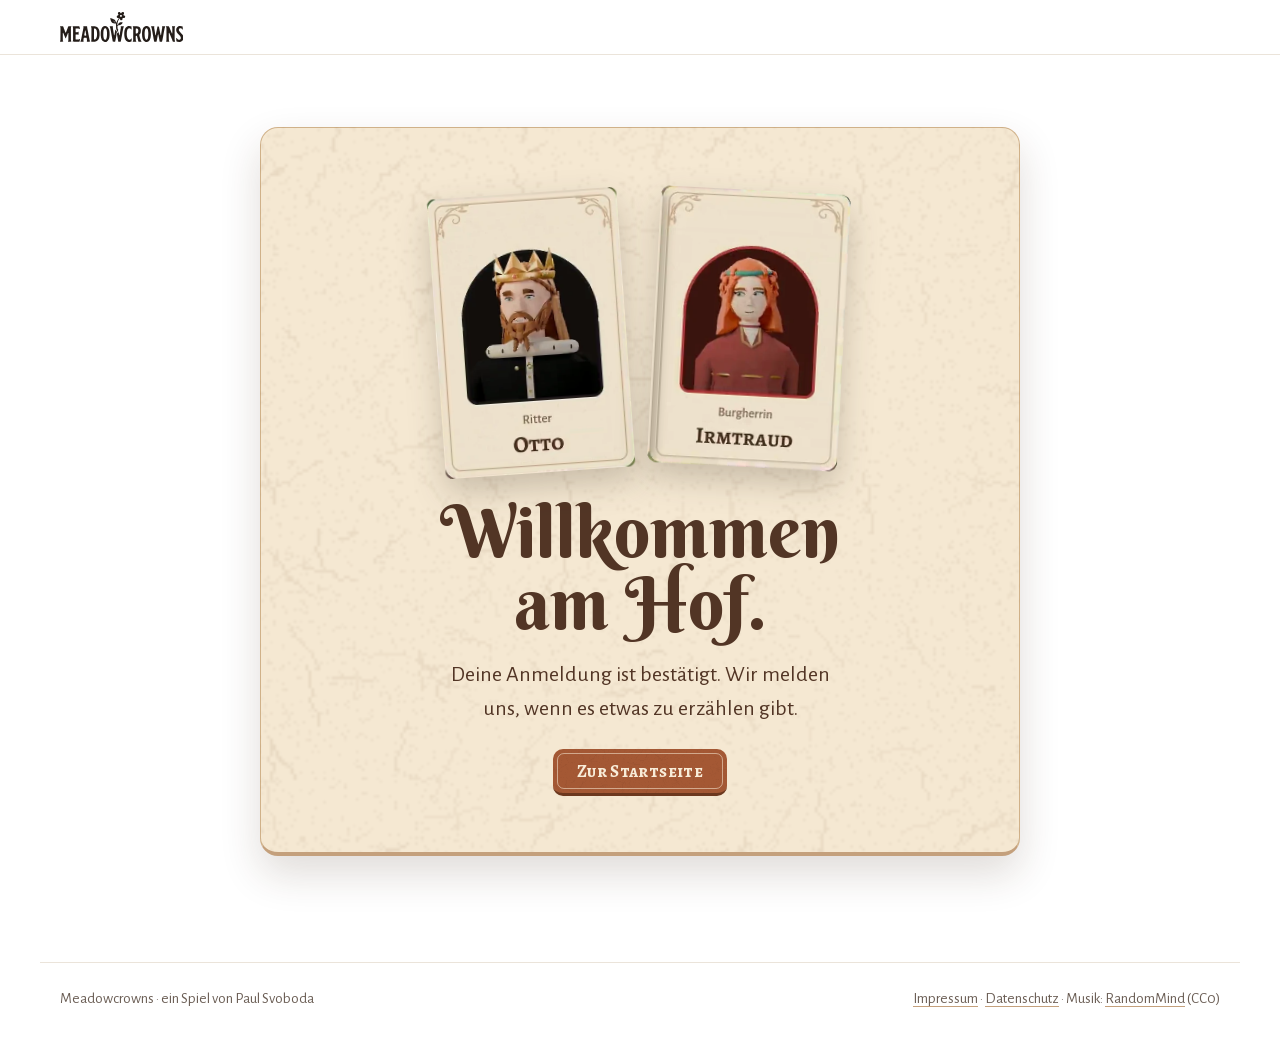
<file: danke.html>
<!doctype html>
<html lang="de">
<head>
<meta charset="utf-8">
<meta name="viewport" content="width=device-width,initial-scale=1">
<meta name="color-scheme" content="light">
<meta name="theme-color" content="#ffffff">
<meta name="robots" content="noindex, nofollow">
<title>Willkommen am Hof. – Meadowcrowns</title>
<link rel="icon" href="favicon.svg" type="image/svg+xml">
<style>
@font-face {
  font-family: 'Alegreya';
  font-style: italic;
  font-weight: 400;
  font-display: swap;
  src: url(fonts/alegreya-italic-400-latin-ext.woff2) format('woff2');
  unicode-range: U+0100-02BA, U+02BD-02C5, U+02C7-02CC, U+02CE-02D7, U+02DD-02FF, U+0304, U+0308, U+0329, U+1D00-1DBF, U+1E00-1E9F, U+1EF2-1EFF, U+2020, U+20A0-20AB, U+20AD-20C4, U+2113, U+2C60-2C7F, U+A720-A7FF;
}
@font-face {
  font-family: 'Alegreya';
  font-style: italic;
  font-weight: 400;
  font-display: swap;
  src: url(fonts/alegreya-italic-400-latin.woff2) format('woff2');
  unicode-range: U+0000-00FF, U+0131, U+0152-0153, U+02BB-02BC, U+02C6, U+02DA, U+02DC, U+0304, U+0308, U+0329, U+2000-206F, U+20AC, U+2122, U+2191, U+2193, U+2212, U+2215, U+FEFF, U+FFFD;
}
@font-face {
  font-family: 'Alegreya SC';
  font-style: normal;
  font-weight: 700;
  font-display: swap;
  src: url(fonts/alegreya-sc-normal-700-latin-ext.woff2) format('woff2');
  unicode-range: U+0100-02BA, U+02BD-02C5, U+02C7-02CC, U+02CE-02D7, U+02DD-02FF, U+0304, U+0308, U+0329, U+1D00-1DBF, U+1E00-1E9F, U+1EF2-1EFF, U+2020, U+20A0-20AB, U+20AD-20C4, U+2113, U+2C60-2C7F, U+A720-A7FF;
}
@font-face {
  font-family: 'Alegreya SC';
  font-style: normal;
  font-weight: 700;
  font-display: swap;
  src: url(fonts/alegreya-sc-normal-700-latin.woff2) format('woff2');
  unicode-range: U+0000-00FF, U+0131, U+0152-0153, U+02BB-02BC, U+02C6, U+02DA, U+02DC, U+0304, U+0308, U+0329, U+2000-206F, U+20AC, U+2122, U+2191, U+2193, U+2212, U+2215, U+FEFF, U+FFFD;
}
@font-face {
  font-family: 'Alegreya SC';
  font-style: normal;
  font-weight: 800;
  font-display: swap;
  src: url(fonts/alegreya-sc-normal-800-latin-ext.woff2) format('woff2');
  unicode-range: U+0100-02BA, U+02BD-02C5, U+02C7-02CC, U+02CE-02D7, U+02DD-02FF, U+0304, U+0308, U+0329, U+1D00-1DBF, U+1E00-1E9F, U+1EF2-1EFF, U+2020, U+20A0-20AB, U+20AD-20C4, U+2113, U+2C60-2C7F, U+A720-A7FF;
}
@font-face {
  font-family: 'Alegreya SC';
  font-style: normal;
  font-weight: 800;
  font-display: swap;
  src: url(fonts/alegreya-sc-normal-800-latin.woff2) format('woff2');
  unicode-range: U+0000-00FF, U+0131, U+0152-0153, U+02BB-02BC, U+02C6, U+02DA, U+02DC, U+0304, U+0308, U+0329, U+2000-206F, U+20AC, U+2122, U+2191, U+2193, U+2212, U+2215, U+FEFF, U+FFFD;
}
@font-face {
  font-family: 'Alegreya Sans';
  font-style: italic;
  font-weight: 400;
  font-display: swap;
  src: url(fonts/alegreya-sans-italic-400-latin-ext.woff2) format('woff2');
  unicode-range: U+0100-02BA, U+02BD-02C5, U+02C7-02CC, U+02CE-02D7, U+02DD-02FF, U+0304, U+0308, U+0329, U+1D00-1DBF, U+1E00-1E9F, U+1EF2-1EFF, U+2020, U+20A0-20AB, U+20AD-20C4, U+2113, U+2C60-2C7F, U+A720-A7FF;
}
@font-face {
  font-family: 'Alegreya Sans';
  font-style: italic;
  font-weight: 400;
  font-display: swap;
  src: url(fonts/alegreya-sans-italic-400-latin.woff2) format('woff2');
  unicode-range: U+0000-00FF, U+0131, U+0152-0153, U+02BB-02BC, U+02C6, U+02DA, U+02DC, U+0304, U+0308, U+0329, U+2000-206F, U+20AC, U+2122, U+2191, U+2193, U+2212, U+2215, U+FEFF, U+FFFD;
}
@font-face {
  font-family: 'Alegreya Sans';
  font-style: normal;
  font-weight: 400;
  font-display: swap;
  src: url(fonts/alegreya-sans-normal-400-latin-ext.woff2) format('woff2');
  unicode-range: U+0100-02BA, U+02BD-02C5, U+02C7-02CC, U+02CE-02D7, U+02DD-02FF, U+0304, U+0308, U+0329, U+1D00-1DBF, U+1E00-1E9F, U+1EF2-1EFF, U+2020, U+20A0-20AB, U+20AD-20C4, U+2113, U+2C60-2C7F, U+A720-A7FF;
}
@font-face {
  font-family: 'Alegreya Sans';
  font-style: normal;
  font-weight: 400;
  font-display: swap;
  src: url(fonts/alegreya-sans-normal-400-latin.woff2) format('woff2');
  unicode-range: U+0000-00FF, U+0131, U+0152-0153, U+02BB-02BC, U+02C6, U+02DA, U+02DC, U+0304, U+0308, U+0329, U+2000-206F, U+20AC, U+2122, U+2191, U+2193, U+2212, U+2215, U+FEFF, U+FFFD;
}
@font-face {
  font-family: 'Alegreya Sans';
  font-style: normal;
  font-weight: 500;
  font-display: swap;
  src: url(fonts/alegreya-sans-normal-500-latin-ext.woff2) format('woff2');
  unicode-range: U+0100-02BA, U+02BD-02C5, U+02C7-02CC, U+02CE-02D7, U+02DD-02FF, U+0304, U+0308, U+0329, U+1D00-1DBF, U+1E00-1E9F, U+1EF2-1EFF, U+2020, U+20A0-20AB, U+20AD-20C4, U+2113, U+2C60-2C7F, U+A720-A7FF;
}
@font-face {
  font-family: 'Alegreya Sans';
  font-style: normal;
  font-weight: 500;
  font-display: swap;
  src: url(fonts/alegreya-sans-normal-500-latin.woff2) format('woff2');
  unicode-range: U+0000-00FF, U+0131, U+0152-0153, U+02BB-02BC, U+02C6, U+02DA, U+02DC, U+0304, U+0308, U+0329, U+2000-206F, U+20AC, U+2122, U+2191, U+2193, U+2212, U+2215, U+FEFF, U+FFFD;
}
@font-face {
  font-family: 'Alegreya Sans';
  font-style: normal;
  font-weight: 700;
  font-display: swap;
  src: url(fonts/alegreya-sans-normal-700-latin-ext.woff2) format('woff2');
  unicode-range: U+0100-02BA, U+02BD-02C5, U+02C7-02CC, U+02CE-02D7, U+02DD-02FF, U+0304, U+0308, U+0329, U+1D00-1DBF, U+1E00-1E9F, U+1EF2-1EFF, U+2020, U+20A0-20AB, U+20AD-20C4, U+2113, U+2C60-2C7F, U+A720-A7FF;
}
@font-face {
  font-family: 'Alegreya Sans';
  font-style: normal;
  font-weight: 700;
  font-display: swap;
  src: url(fonts/alegreya-sans-normal-700-latin.woff2) format('woff2');
  unicode-range: U+0000-00FF, U+0131, U+0152-0153, U+02BB-02BC, U+02C6, U+02DA, U+02DC, U+0304, U+0308, U+0329, U+2000-206F, U+20AC, U+2122, U+2191, U+2193, U+2212, U+2215, U+FEFF, U+FFFD;
}
@font-face {
  font-family: 'Alegreya Sans';
  font-style: normal;
  font-weight: 800;
  font-display: swap;
  src: url(fonts/alegreya-sans-normal-800-latin-ext.woff2) format('woff2');
  unicode-range: U+0100-02BA, U+02BD-02C5, U+02C7-02CC, U+02CE-02D7, U+02DD-02FF, U+0304, U+0308, U+0329, U+1D00-1DBF, U+1E00-1E9F, U+1EF2-1EFF, U+2020, U+20A0-20AB, U+20AD-20C4, U+2113, U+2C60-2C7F, U+A720-A7FF;
}
@font-face {
  font-family: 'Alegreya Sans';
  font-style: normal;
  font-weight: 800;
  font-display: swap;
  src: url(fonts/alegreya-sans-normal-800-latin.woff2) format('woff2');
  unicode-range: U+0000-00FF, U+0131, U+0152-0153, U+02BB-02BC, U+02C6, U+02DA, U+02DC, U+0304, U+0308, U+0329, U+2000-206F, U+20AC, U+2122, U+2191, U+2193, U+2212, U+2215, U+FEFF, U+FFFD;
}
@font-face {
  font-family: 'Berkshire Swash';
  font-style: normal;
  font-weight: 400;
  font-display: swap;
  src: url(fonts/berkshire-swash-normal-400-latin-ext.woff2) format('woff2');
  unicode-range: U+0100-02BA, U+02BD-02C5, U+02C7-02CC, U+02CE-02D7, U+02DD-02FF, U+0304, U+0308, U+0329, U+1D00-1DBF, U+1E00-1E9F, U+1EF2-1EFF, U+2020, U+20A0-20AB, U+20AD-20C4, U+2113, U+2C60-2C7F, U+A720-A7FF;
}
@font-face {
  font-family: 'Berkshire Swash';
  font-style: normal;
  font-weight: 400;
  font-display: swap;
  src: url(fonts/berkshire-swash-normal-400-latin.woff2) format('woff2');
  unicode-range: U+0000-00FF, U+0131, U+0152-0153, U+02BB-02BC, U+02C6, U+02DA, U+02DC, U+0304, U+0308, U+0329, U+2000-206F, U+20AC, U+2122, U+2191, U+2193, U+2212, U+2215, U+FEFF, U+FFFD;
}
</style>
<style>/* Logo 2 (Paul, 2026-11-08): the wordmark with the flower out of the cracked W, in ink. */
.mc-logo { display: block; fill: var(--ink); }
.logo .mc-logo { height: 30px; width: auto; aspect-ratio: 3041 / 739; }
.hero h1 .mc-logo { width: clamp(260px, 34vw, 460px); height: auto; aspect-ratio: 3041 / 739; }
</style>
<style>
/* Layout: white and open. The living map of a European realm plays in a large rounded window; the castle, cut out of the
   game, stands in front and reaches down onto the white. Then the two halves of the game, the courts of many cultures with
   faces that change their feelings, talking with the neighbours, decorating, the children's letters, and the list.
   Phones are drawn as a current iPhone Pro (titanium frame, Dynamic Island). One light look on purpose. */
:root {
  --white: #ffffff;
  --mist: #f5f2ec;
  --ink: #241d19;
  --ink-2: #6a5d54;
  --terra: #c4643a;
  --terra-deep: #9c4721;
  --meadow: #5f8d3c;
  --royal: #1f5fae;
  --line: #ebe4da;
  --display: "Berkshire Swash", "Alegreya SC", Georgia, serif;
  --head: "Alegreya SC", Georgia, serif;
  --body: "Alegreya Sans", "Segoe UI", system-ui, sans-serif;
  --quote: "Alegreya", Georgia, serif;
  color-scheme: light;
}
* { box-sizing: border-box; }
html, body { overflow-x: clip; max-width: 100%; }
body { background: var(--white); color: var(--ink); font: 18px/1.55 var(--body); margin: 0; }
/* Pieces that reach past the edges (the castle, the cut-outs, the bleeding island) never widen the page. */
main, header, footer, section, .hero { overflow-x: clip; }
img, video { max-width: 100%; display: block; }
h1, h2, h3 { margin: 0; text-wrap: balance; }
p { margin: 0; }
.wrap { max-width: 1200px; margin: 0 auto; padding-left: max(20px, env(safe-area-inset-left, 0px)); padding-right: max(20px, env(safe-area-inset-right, 0px)); }

/* Top bar */
.bar { position: sticky; top: env(safe-area-inset-top, 0px); z-index: 20; background: rgba(255,255,255,.86); backdrop-filter: saturate(1.4) blur(12px); border-bottom: 1px solid var(--line); }
body::before { content: ""; position: fixed; inset: 0 0 auto; height: env(safe-area-inset-top, 0px); z-index: 21; background: var(--white); }
.bar .wrap { display: flex; align-items: center; justify-content: space-between; gap: 16px; padding-block: 12px; }
.logo { font-family: var(--display); font-size: 24px; color: var(--ink); text-decoration: none; line-height: 1; }
.logo span { color: var(--terra); }
.bar nav { display: flex; gap: 22px; align-items: center; }
.bar nav a { color: var(--ink-2); text-decoration: none; font-weight: 500; font-size: 16px; }
.bar nav a:hover { color: var(--ink); }
.btn { display: inline-flex; align-items: center; border: 0; border-radius: 999px; padding: 12px 22px; font: 700 16px/1 var(--body); cursor: pointer; background: var(--terra); color: #fff; text-decoration: none; transition: background .2s, transform .2s; }
.btn:hover { background: var(--terra-deep); transform: translateY(-1px); }
.btn:focus-visible, input:focus-visible, a:focus-visible { outline: 3px solid var(--royal); outline-offset: 3px; }
/* Language switch: two small letters in the bar, the current one filled. */
.lang { display: inline-flex; border: 1px solid var(--line); border-radius: 999px; padding: 2px; gap: 2px; }
.lang button { border: 0; background: none; font: 700 13px/1 var(--body); color: var(--ink-2); padding: 7px 9px; border-radius: 999px; cursor: pointer; }
.lang button[aria-pressed="true"] { background: var(--ink); color: #fff; }
.btn.small { padding: 9px 16px; font-size: 15px; }
.bar nav a.btn, .bar nav a.btn:hover { color: #fff; font-weight: 700; }

/* Hero */
/* The stage runs edge to edge; its copy and the castle still line up with the page's 1200px column. */
.hero.wrap { position: relative; max-width: none; padding: 0; }
.stage { position: relative; border-radius: 0; overflow: hidden; height: min(74vh, 700px); min-height: 520px; background: #bfe3ef; }
.stage video, .stage .poster { position: absolute; inset: 0; width: 100%; height: 100%; object-fit: cover; }
.stage::after { content: ""; position: absolute; inset: 0; background: linear-gradient(90deg, rgba(255,255,255,.86) 0%, rgba(255,255,255,.6) 34%, rgba(255,255,255,0) 60%); pointer-events: none; }
.hero-copy { position: absolute; z-index: 2; left: max(clamp(20px, 5vw, 64px), calc((100vw - 1200px) / 2 + 64px)); top: clamp(28px, 7vh, 72px); max-width: 520px; display: flex; flex-direction: column; gap: 18px; }
.kicker { font-family: var(--head); font-weight: 700; letter-spacing: .14em; font-size: 14px; color: var(--terra); }
.hero h1 { font-family: var(--display); font-weight: 400; font-size: clamp(52px, 7.6vw, 104px); line-height: .9; }
.hero h1 small { display: block; font-size: .42em; color: var(--terra); margin-bottom: 4px; }
.claim { font-size: clamp(19px, 2vw, 23px); max-width: 30ch; }
.join { display: flex; gap: 8px; flex-wrap: wrap; max-width: 460px; }
.join input { flex: 1 1 200px; min-width: 0; border: 1.5px solid var(--line); background: #fff; color: var(--ink); border-radius: 999px; padding: 12px 18px; font: 17px var(--body); }
.store { color: var(--ink-2); font-size: 15px; }
.store b { color: var(--ink); }
.thanks { color: var(--meadow); font-weight: 700; }
.castle { position: absolute; z-index: 3; right: max(clamp(10px, 6vw, 110px), calc((100vw - 1200px) / 2 + 110px)); bottom: -250px; width: min(40vw, 520px); pointer-events: none; filter: drop-shadow(0 34px 40px rgba(30,30,50,.24)); }
.below-hero { height: 240px; }

/* Section heads */
section { padding-block: clamp(56px, 9vw, 120px); }
.eyebrow { font-family: var(--head); font-weight: 700; letter-spacing: .14em; font-size: 14px; color: var(--terra); }
h2 { font-family: var(--head); font-weight: 800; font-size: clamp(32px, 4.6vw, 58px); line-height: 1.02; }
.lead { font-size: clamp(18px, 1.8vw, 21px); color: var(--ink-2); max-width: 54ch; }
.head { display: flex; flex-direction: column; gap: 14px; }

/* Two halves */
.realm { display: grid; grid-template-columns: repeat(2, minmax(0, 1fr)); gap: clamp(16px, 2.4vw, 28px); margin-top: 44px; }
.realm article { border-radius: 26px; padding: clamp(22px, 2.6vw, 32px); display: grid; grid-template-columns: minmax(0, 1fr) minmax(0, .82fr); grid-template-rows: auto 1fr auto; gap: 12px clamp(18px, 2.2vw, 28px); min-width: 0; }
.realm .build { background: #eef5e6; }
.realm .trade { background: #fbeee6; }
.realm .rule { background: #f8f1dc; }
.realm .war { background: #eaeff8; }
.realm h3 { font-family: var(--display); font-weight: 400; font-size: clamp(38px, 3.8vw, 52px); line-height: 1; }
.realm .build h3 { color: var(--meadow); }
.realm .trade h3 { color: var(--terra-deep); }
.realm .rule h3 { color: #8a6414; }
.realm .war h3 { color: var(--royal); }
.realm p { color: var(--ink-2); }
.realm .pic { grid-column: 2; grid-row: 1 / -1; margin: 0; align-self: center; }
.realm .pic img { width: 100%; aspect-ratio: 4 / 5; object-fit: cover; border-radius: 18px; box-shadow: 0 18px 40px rgba(30,30,50,.12); }
.realm .fact { margin: 0; font-size: 15px; color: var(--ink); border-top: 1px solid rgba(36,29,25,.12); padding-top: 10px; }
@media (max-width: 980px) { .realm { grid-template-columns: 1fr; } }
/* The four boxes show the game from where one plays it, wide and uncut, the picture under the text (Paul, 2026-11-02:
   „ganz schön nah dran“; the upright crops zoomed into the scene). */
.realm article { grid-template-columns: minmax(0, 1fr); grid-template-rows: none; }
.realm .pic { grid-column: auto; grid-row: auto; }
.realm .pic img { aspect-ratio: 16 / 9; }
@media (max-width: 640px) { .realm article { grid-template-columns: 1fr; grid-template-rows: none; } .realm .pic { grid-column: auto; grid-row: auto; } }

/* Courts of many cultures: faces that change their feelings */
.courts { margin-top: 48px; display: grid; grid-template-columns: repeat(6, minmax(0, 1fr)); gap: 18px; }
.court { display: flex; flex-direction: column; align-items: center; gap: 8px; text-align: center; min-width: 0; }
.face { position: relative; width: 100%; aspect-ratio: 1; border-radius: 50%; background: var(--c); overflow: hidden; box-shadow: inset 0 -18px 30px rgba(0,0,0,.12); }
.face video { position: absolute; inset: 0; width: 100%; height: 100%; object-fit: cover; }
.court b { font-family: var(--head); font-size: 18px; }
.court span { color: var(--ink-2); font-size: 15px; }
.feel-note { margin-top: 24px; text-align: center; color: var(--ink-2); font-size: 16px; }
.feel { margin-top: 26px; display: flex; flex-wrap: wrap; gap: 8px; justify-content: center; }
.feel span { border: 1px solid var(--line); border-radius: 999px; padding: 4px 12px; font-size: 15px; color: var(--ink-2); transition: background .3s, color .3s, border-color .3s; }
.feel span.on { background: var(--ink); color: #fff; border-color: var(--ink); }

/* iPhone (a current Pro: titanium frame, Dynamic Island) */
/* A flat phone (Paul, 2026-10-27): one dark ink frame, a plain notch, flat side keys, no shine or shadow. */
.iphone { --frame: #2b2d42; position: relative; width: 100%; aspect-ratio: 402 / 874; border-radius: 13% / 6%; padding: 1.4%; background: var(--frame); }
.iphone .screen { position: relative; width: 100%; height: 100%; border-radius: 11.8% / 5.4%; overflow: hidden; background: #fbfbfe; }
.iphone .screen img { width: 100%; height: 100%; object-fit: cover; }
.iphone .screen::before { content: ""; position: absolute; z-index: 2; top: 0; left: 50%; width: 40%; height: 3%; translate: -50% 0; background: var(--frame); border-radius: 0 0 12px 12px; }
.iphone::before { content: ""; position: absolute; left: -1.1%; top: 14%; width: 1.3%; height: 5%; border-radius: 3px 0 0 3px; background: var(--frame); box-shadow: 0 3.4em 0 0 var(--frame), 0 6.2em 0 0 var(--frame); }
.iphone::after { content: ""; position: absolute; right: -1.1%; top: 23%; width: 1.3%; height: 10%; border-radius: 0 3px 3px 0; background: var(--frame); }

/* War */
.war { background: linear-gradient(180deg, #ffffff 0%, #eef2fa 40%, #ffffff 100%); }
.war-hero { position: relative; margin-top: 40px; }
.war-wide { width: 100%; border-radius: 28px; aspect-ratio: 1800 / 1013; object-fit: cover; box-shadow: 0 30px 60px rgba(30,40,80,.18); }
.war-cut { position: absolute; width: min(30%, 340px); left: -3%; bottom: -14%; filter: drop-shadow(0 24px 26px rgba(30,40,80,.25)); }
.war-badge { position: absolute; right: 4%; top: 7%; background: rgba(255,255,255,.92); backdrop-filter: blur(6px); border-radius: 18px; padding: 12px 18px; display: flex; flex-direction: column; box-shadow: 0 12px 30px rgba(30,40,80,.15); }
.war-badge b { font-family: var(--head); font-size: 34px; color: var(--royal); line-height: 1; }
.war-badge span { color: var(--ink-2); font-size: 15px; }
.lands { display: grid; grid-template-columns: repeat(4, minmax(0, 1fr)); gap: 20px; margin-top: 48px; }
.lands figure { margin: 0; display: flex; flex-direction: column; gap: 12px; min-width: 0; }
.lands img { width: 100%; aspect-ratio: 4 / 5; object-fit: cover; border-radius: 20px; box-shadow: 0 18px 40px rgba(30,30,50,.12); }
.lands figure:nth-child(even) { transform: translateY(28px); }
.lands figcaption { color: var(--ink-2); font-size: 17px; }
.lands figcaption b { display: block; font-family: var(--head); font-size: 22px; color: var(--ink); }
@media (max-width: 980px) { .lands { grid-template-columns: repeat(2, minmax(0, 1fr)); } }
@media (max-width: 560px) { .lands { grid-template-columns: 1fr; } .lands figure:nth-child(even) { transform: none; } .lands img { aspect-ratio: 16 / 10; } }
/* The goal as a picture: the house's throne hall from the game, the crown waiting on its cushion. */
.visual.hall, .row .visual.hall { margin: 0; min-height: 0; display: flex; flex-direction: column; gap: 12px; }
.hall video { width: 100%; aspect-ratio: 4 / 3; object-fit: cover; border-radius: 24px; box-shadow: 0 30px 60px rgba(60,40,20,.18); background: #e9d8bf; }
.hall figcaption { text-align: center; color: var(--ink-2); font-size: 16px; font-style: italic; }
.war-grid { display: grid; grid-template-columns: repeat(3, minmax(0, 1fr)); gap: 22px; margin-top: 80px; }
.war-grid figure { margin: 0; display: flex; flex-direction: column; gap: 12px; min-width: 0; }
.war-grid img, .war-grid video { width: 100%; border-radius: 20px; aspect-ratio: 16 / 10; object-fit: cover; }
.war-grid figure:nth-child(2) { transform: translateY(28px); }
.war-grid figcaption { color: var(--ink-2); font-size: 17px; }
.war-grid figcaption b { display: block; font-family: var(--head); font-size: 22px; color: var(--ink); }
.war-facts { list-style: none; padding: 0; margin: 64px 0 0; display: grid; grid-template-columns: repeat(3, minmax(0, 1fr)); gap: 18px; }
.war-facts li { border-top: 2px solid var(--royal); padding-top: 12px; color: var(--ink-2); }
.war-facts b { display: block; font-family: var(--head); font-size: 28px; color: var(--royal); }

/* Feature rows */
.row { display: grid; grid-template-columns: minmax(0, 6fr) minmax(0, 5fr); gap: clamp(28px, 5vw, 72px); align-items: center; }
.row.flip { grid-template-columns: minmax(0, 5fr) minmax(0, 6fr); }
.row.flip .visual { order: -1; }
.visual { position: relative; min-height: 520px; }
.visual .iphone { width: min(300px, 62%); margin: 0 auto; }
.chat { display: flex; flex-direction: column; gap: 10px; margin-top: 20px; max-width: 460px; }
.bubble { align-self: flex-start; display: flex; gap: 10px; align-items: flex-end; max-width: 92%; }
.bubble img { width: 44px; height: 44px; border-radius: 50%; background: var(--c, #ddd); flex: 0 0 auto; object-fit: cover; }
.bubble p { background: var(--mist); border-radius: 18px 18px 18px 6px; padding: 10px 14px; font-size: 17px; }
.bubble.me { align-self: flex-end; }
.bubble.me p { background: var(--terra); color: #fff; border-radius: 18px 18px 6px 18px; }
.bubble small { display: block; font-size: 13px; font-weight: 700; color: var(--terra); }
.float { position: absolute; filter: drop-shadow(0 16px 20px rgba(40,30,20,.18)); }
.float.a { width: 46%; left: -4%; bottom: 2%; }
.float.b { width: 34%; right: -2%; top: 4%; }
.visual .bg-blob { position: absolute; inset: 8% 4%; border-radius: 40px; background: #eef5e6; z-index: -1; }
.visual .bg-blob.rose { background: #fbeee6; }
.visual .bg-blob.sky { background: #eaf2f9; }
.points { display: flex; flex-direction: column; gap: 10px; margin-top: 18px; padding: 0; list-style: none; }
.points li { display: grid; grid-template-columns: 14px minmax(0, 1fr); gap: 12px; align-items: baseline; color: var(--ink-2); }
.points li::before { content: ""; width: 9px; height: 9px; border-radius: 50%; background: var(--terra); translate: 0 -1px; }
.letter { background: #fff; border-radius: 16px; padding: 12px 14px; box-shadow: 0 10px 26px rgba(60,40,20,.10); max-width: 300px; }
.letter .who { font-family: var(--head); font-weight: 700; font-size: 13px; letter-spacing: .06em; color: var(--terra); }
.letter q { font-family: var(--quote); font-style: italic; font-size: 18px; quotes: "„" "“"; }
.visual .letter { position: absolute; z-index: 2; }
.visual .letter.l1 { left: 0; top: 10%; transform: rotate(-3deg); }
.visual .letter.l2 { right: 0; bottom: 14%; transform: rotate(2deg); }

/* Quote */
.quote { text-align: center; display: flex; flex-direction: column; align-items: center; gap: 18px; position: relative; }
.quote blockquote { margin: 0; font-family: var(--quote); font-style: italic; font-size: clamp(26px, 3.4vw, 42px); line-height: 1.25; max-width: 26ch; }
.quote cite { font-style: normal; font-family: var(--head); font-weight: 700; letter-spacing: .1em; font-size: 14px; color: var(--ink-2); }
.quote .side { position: absolute; width: clamp(120px, 16vw, 220px); filter: drop-shadow(0 16px 20px rgba(40,30,20,.16)); }
.quote .side.l { left: 0; top: 6%; }
.quote .side.r { right: 0; bottom: 0; }

/* Final call */
.final { position: relative; border-radius: 32px; background: linear-gradient(160deg, #f3f7ff, #f1f7ea); padding: clamp(36px, 6vw, 80px); overflow: hidden; display: flex; flex-direction: column; gap: 18px; }
/* The windmill alone on its tile, large on the right and cut off by the card's edge (Paul, 2026-10-28: only the mill,
   bigger; the castle island is gone from here). */
.final .piece { position: absolute; z-index: 0; right: -8%; bottom: -16%; width: min(56%, 680px); filter: drop-shadow(0 22px 26px rgba(40,30,20,.2)); }
/* Copy and form keep to the left half, so the mill never covers the button. */
.final > :not(.piece) { position: relative; z-index: 1; max-width: 54%; }
.final .lead { max-width: 40ch; }
/* The promise: what the game will never do to you, as ticks. */
.promise { list-style: none; margin: 0; padding: 0; display: flex; flex-wrap: wrap; gap: 8px 10px; }
.promise li { display: inline-flex; align-items: center; gap: 7px; font-weight: 700; font-size: 15px; color: var(--ink); background: rgba(255,255,255,.75); border: 1px solid var(--line); border-radius: 999px; padding: 7px 14px 7px 10px; }
.promise li::before { content: ""; width: 14px; height: 14px; border-radius: 50%; background: var(--terra) url("data:image/svg+xml,%3Csvg xmlns='http://www.w3.org/2000/svg' viewBox='0 0 14 14'%3E%3Cpath d='M3.5 7.2l2.3 2.3 4.7-4.9' fill='none' stroke='white' stroke-width='1.8' stroke-linecap='round' stroke-linejoin='round'/%3E%3C/svg%3E") center / 14px no-repeat; flex: none; }

footer { padding-block: 34px; color: var(--ink-2); font-size: 15px; }
footer .wrap { display: flex; flex-wrap: wrap; justify-content: space-between; gap: 10px 24px; border-top: 1px solid var(--line); padding-top: 24px; }
.mock { font-size: 13px; }

@media (prefers-reduced-motion: no-preference) {
  .castle { animation: float 11s ease-in-out infinite; }
  .float { animation: float 13s ease-in-out infinite; }
  .float.b { animation-delay: -4s; }
  @keyframes float { 0%, 100% { translate: 0 0; } 50% { translate: 0 -6px; } }
}

@media (max-width: 980px) {
  .bar nav a.hide-s { display: none; }
  .castle { width: 52vw; bottom: -190px; right: 2vw; }
  .below-hero { height: 190px; }
  .courts { grid-template-columns: repeat(3, minmax(0, 1fr)); }
  .row, .row.flip { grid-template-columns: 1fr; }
  .war-grid, .war-facts { grid-template-columns: 1fr; }
  .war-grid figure:nth-child(2) { transform: none; }
  .row.flip .visual { order: 0; }
}
@media (max-width: 640px) {
  body { font-size: 17px; }
  .bar nav a { display: none; }
  .stage { min-height: 560px; height: 78vh; }
  .stage::after { background: linear-gradient(180deg, rgba(255,255,255,.9) 0%, rgba(255,255,255,.62) 45%, rgba(255,255,255,0) 70%); }
  .hero-copy { right: 20px; }
  .castle { width: 74vw; right: 0; bottom: -150px; }
  .below-hero { height: 150px; }
  .courts { grid-template-columns: repeat(2, minmax(0, 1fr)); }
  .visual { min-height: 460px; }
  .quote .side { display: none; }
  .war-cut { width: 44%; bottom: -18%; }
  .war-badge { padding: 8px 12px; }
  .war-badge b { font-size: 24px; }
  .final > :not(.piece) { max-width: none; }
  .final .piece { position: relative; right: auto; bottom: auto; width: 90%; margin: 10px -12% -40px auto; }
}

/* Buttons and fields as in the game's title menu ("Papier und Ranke", Game.uss .title-btn): a small sheet of paper with
   its fibres, a fine line inside the edge and a darker card edge below that it sinks onto when pressed; the main one in
   the game's browner terracotta with a light inner line. Corners of 10px, not pills (Paul, 2026-10-27: „etwas sehr rund“). */
:root { --paper: rgb(245, 232, 210); --paper-2: rgb(236, 220, 194); --cream: rgb(248, 236, 216); --paper-edge: rgb(196, 160, 124); --game-ink: rgb(82, 53, 37); }
.btn { position: relative; border-radius: 10px; background: rgb(164, 88, 52) url("img/paper-noise.png") center / cover; background-blend-mode: multiply;
  color: var(--cream); border-bottom: 3px solid rgb(108, 56, 30); padding: 14px 24px 13px; font: 700 17px/1 var(--head); letter-spacing: .02em; }
.btn::after { content: ""; position: absolute; inset: 4px; border: 1px solid rgba(248, 236, 216, .55); border-radius: 7px; pointer-events: none; }
.btn:hover { background-color: rgb(148, 78, 46); transform: none; }
.btn:active { transform: translateY(2px); border-bottom-width: 1px; margin-bottom: 2px; }
.btn.small { border-radius: 8px; padding: 10px 16px 9px; font-size: 15px; }
.btn.small::after { inset: 3px; border-radius: 6px; }
.bar nav a.btn, .bar nav a.btn:hover { color: var(--cream); }
.join input { border-radius: 10px; border: 1px solid rgba(164, 112, 50, .55); border-bottom: 3px solid var(--paper-edge);
  background: rgb(252, 248, 238) url("img/paper-noise.png") center / cover; background-blend-mode: multiply; color: var(--game-ink); font-weight: 700; }
.join input::placeholder { color: rgb(150, 120, 98); font-weight: 400; }
.join input:focus { outline: none; border-color: rgb(164, 88, 52); box-shadow: 0 0 0 3px rgba(196, 100, 58, .18); }
.lang { border-radius: 9px; border-color: var(--paper-edge); background: var(--paper) url("img/paper-noise.png") center / cover; background-blend-mode: multiply; }
.lang button { border-radius: 6px; color: var(--game-ink); }
.lang button[aria-pressed="true"] { background: rgb(164, 88, 52); color: var(--cream); }
.promise li { border-radius: 8px; border-color: var(--paper-edge); background: var(--paper) url("img/paper-noise.png") center / cover; background-blend-mode: multiply; color: var(--game-ink); }
/* The promise under the hero form on a slip of paper, so it reads on any frame of the film behind it. */
.hero .store { display: inline-block; width: fit-content; max-width: 100%; padding: 9px 14px 8px; border-radius: 10px; border-bottom: 3px solid var(--paper-edge);
  background: rgba(248, 236, 216, .94) url("img/paper-noise.png") center / cover; background-blend-mode: multiply; color: var(--game-ink); box-shadow: 0 8px 20px rgba(60, 40, 20, .12); }
.hero .store b { color: var(--game-ink); }
/* Newsletter: one short line under each form says what happens (confirmation mail, unsubscribe any time) and links the
   privacy page. The trap field is for bots only; people never see it. */
.consent { font-size: 14px; line-height: 1.4; color: var(--ink-2); max-width: 46ch; }
.consent a, footer a { color: inherit; text-decoration: underline; text-decoration-color: var(--paper-edge); text-underline-offset: 3px; }
.consent a:hover, footer a:hover { color: var(--ink); }
.hero .consent { margin-top: -10px; color: var(--game-ink); }
.hp { position: absolute; left: -9999px; width: 1px; height: 1px; overflow: hidden; }
.join-error { flex-basis: 100%; color: var(--terra-deep); font-weight: 700; font-size: 15px; }
.join button[disabled] { opacity: .7; cursor: progress; }
.join-soon { font-size: 15px; color: var(--ink-2); margin: 0; }
.join[hidden], .consent[hidden], .join-soon[hidden], .join-soon-lead[hidden], .lead[hidden] { display: none !important; }
</style>
<style>
/* Phones (Paul, 2026-10-31: „Man sieht nicht viel vom Video“): the copy on white above, then the map film in its own
   square window without the white veil, the castle smaller at its corner. */
@media (max-width: 640px) {
  .stage { height: auto; min-height: 0; overflow: visible; background: transparent; display: flex; flex-direction: column; }
  .stage::after, .stage .poster { display: none; }
  .hero-copy { position: relative; left: auto; right: auto; top: auto; max-width: none; gap: 14px;
    padding: 26px max(20px, env(safe-area-inset-right, 0px)) 22px max(20px, env(safe-area-inset-left, 0px)); }
  .stage video { order: 1; position: relative; inset: auto; width: 100%; height: auto; aspect-ratio: 1 / 1; background: #bfe3ef; }
  .castle { width: 46vw; right: 1vw; bottom: -84px; }
  /* No slip over the copy (Paul: „Kaufen kommt dann einfach später“, in the list at the end); instead the vine
     of the game's paper look as a divider above the film (teiler.png, the posts' corner vine turned on its side). */
  .hero .store { display: none; }
  .hero-copy { padding-bottom: 18px; }
  .hero-copy::after { content: ""; display: block; height: 30px; margin: 4px -4px 0; background: rgba(82, 53, 37, .7);
    -webkit-mask: url("img/teiler.png") center / contain no-repeat; mask: url("img/teiler.png") center / contain no-repeat; }
  .below-hero { height: 96px; }
}
</style>
<style>
/* The name: one word, "crown" in terracotta as in the bar. */
.hero h1 span { color: var(--terra); }
.hero h1 { font-size: clamp(48px, 6.6vw, 92px); }
/* Trailer beside the introduction, as flying game UI (Paul, 2026-11-07: „als fliegendes UI mit Staffelung, Play-Button
   und Sound an“): the film floats as a rounded upright card without any device around it; behind and around it hang cards
   cut from the trailer itself. It waits for a tap and then plays with sound. Two stagings for Paul to choose from:
   A, a stack of the game's paper cards behind the film; B, single pieces of game UI floating around it.
   The film stands on the left; the hero's castle hangs down on the right. */
.intro { display: grid; grid-template-columns: auto minmax(0, 1fr); gap: clamp(28px, 5vw, 72px); align-items: center; }
.trailer { order: -1; margin: 0; }
/* The stage keeps its size from the first paint (aspect ratio), so nothing jumps while film and cards load. */
.buehne { --fw: 62%; --fl: 19%; --ft: 5%; --px: 0; --py: 0; position: relative; width: clamp(340px, 31vw, 450px); aspect-ratio: 100 / 120; }
.ebene { position: absolute; margin: 0; pointer-events: none; rotate: var(--r, 0deg);
  transform: translate3d(calc(var(--px) * var(--d, 0) * 1px), calc(var(--py) * var(--d, 0) * 1px), 0); }
.ebene img { width: 100%; height: auto; display: block; filter: drop-shadow(0 14px 22px rgba(60, 40, 20, .2)); }
.film { position: absolute; z-index: 2; left: var(--fl); top: var(--ft); width: var(--fw); aspect-ratio: 9 / 16; border-radius: 26px;
  overflow: hidden; background: #bfe3ef; box-shadow: 0 30px 60px rgba(60, 40, 20, .22), 0 0 0 1px rgba(82, 53, 37, .08); }
.film video { width: 100%; height: 100%; object-fit: cover; display: block; background: #bfe3ef; cursor: pointer; }
/* Play: a large sheet of cream paper with the terracotta triangle, and under it a slip that promises sound and length. */
.film .play { position: absolute; z-index: 3; inset: 0; margin: auto; width: fit-content; height: fit-content; border: 0; padding: 0; background: none;
  cursor: pointer; display: flex; flex-direction: column; align-items: center; gap: 12px; color: var(--game-ink); }
.film .play .knopf { width: 92px; height: 92px; border-radius: 50%; display: grid; place-items: center; color: rgb(164, 88, 52);
  background: rgb(248, 236, 216) url("img/paper-noise.png") center / cover; background-blend-mode: multiply;
  border-bottom: 4px solid var(--paper-edge); box-shadow: 0 14px 30px rgba(40, 30, 20, .32); transition: transform .18s, box-shadow .18s; }
.film .play .knopf svg { width: 40px; height: 40px; translate: 3px 0; }
.film .play .zettel { font: 700 15px/1 var(--head); letter-spacing: .02em; padding: 8px 12px 7px; border-radius: 8px;
  background: rgba(248, 236, 216, .95) url("img/paper-noise.png") center / cover; background-blend-mode: multiply;
  border-bottom: 2px solid var(--paper-edge); box-shadow: 0 8px 18px rgba(40, 30, 20, .2); white-space: nowrap; }
.film .play:hover .knopf { transform: scale(1.06); }
.film .play:active .knopf { transform: translateY(3px) scale(.97); border-bottom-width: 1px; }
.film .play:focus-visible { outline: none; }
.film .play:focus-visible .knopf { outline: 3px solid var(--royal); outline-offset: 4px; }
.film .play[hidden] { display: none; }
/* The poster is dimmed a little while it waits, so the button reads on any picture. */
.film::after { content: ""; position: absolute; inset: 0; background: radial-gradient(circle at 50% 50%, rgba(36, 29, 25, .28), rgba(36, 29, 25, .06) 70%);
  pointer-events: none; transition: opacity .35s; }
.trailer.laeuft .film::after { opacity: 0; }
/* Sound: a round button in the film's top corner (the film's own captions sit top centre and bottom), 48px; 48px; filled terracotta with waves when on, cream and crossed out when off. */
.film .ton { position: absolute; z-index: 3; right: 10px; top: 10px; width: 48px; height: 48px; border-radius: 50%; border: 0; cursor: pointer;
  display: grid; place-items: center; padding: 0; color: var(--game-ink);
  background: rgb(248, 236, 216) url("img/paper-noise.png") center / cover; background-blend-mode: multiply;
  border-bottom: 3px solid var(--paper-edge); box-shadow: 0 8px 18px rgba(40, 30, 20, .28); transition: background-color .2s, color .2s, opacity .3s; }
.film .ton svg { width: 24px; height: 24px; }
.film .ton .welle { display: none; }
.film .ton[aria-pressed="true"] { background-color: rgb(164, 88, 52); color: var(--cream); border-bottom-color: rgb(108, 56, 30); }
.film .ton[aria-pressed="true"] .welle { display: inline; }
.film .ton[aria-pressed="true"] .stumm { display: none; }
.film .ton:focus-visible { outline: 3px solid var(--royal); outline-offset: 3px; }
.trailer:not(.begonnen) .film .ton { opacity: 0; pointer-events: none; }

/* A: a stack of paper. A blank sheet right under the film, Otto above left and Irmtraud below right, tilted, as if the
   film were the top card of the pile. */
.staffel-a .blatt { left: var(--fl); top: var(--ft); width: var(--fw); aspect-ratio: 9 / 16; border-radius: 26px; z-index: 1; --r: 4deg; --d: -.35;
  background: var(--paper) url("img/paper-noise.png") center / cover; background-blend-mode: multiply;
  box-shadow: 0 18px 36px rgba(60, 40, 20, .16), inset 0 0 0 7px var(--paper), inset 0 0 0 8px rgba(164, 112, 50, .35); translate: 3% 1.5%; }
.staffel-a .a1 { z-index: 0; width: 42%; left: -8%; top: 8%; --r: -9deg; --d: -.8; }
.staffel-a .a2 { z-index: 0; width: 42%; right: -8%; top: 50%; --r: 8deg; --d: -.6; }
.staffel-b .ebene { display: none; }
/* B: single pieces of the game's UI around the film, some behind, some in front, each at its own depth. In front they
   only touch the film's edge, and while it plays they draw back a little to give it room. */
.staffel-b .b1 { z-index: 1; width: 50%; left: -22%; top: 3%; --r: -6deg; --d: -.6; }
.staffel-b .b2 { z-index: 3; width: 27%; left: -7%; top: 64%; --r: -5deg; --d: 1.1; }
.staffel-b .b3 { z-index: 3; width: 52%; right: -8%; top: 86%; --r: 3deg; --d: 1.4; }
.staffel-b .b4 { z-index: 3; width: 44%; right: -6%; top: 33%; --r: 4deg; --d: 1.2; }
.staffel-a .b1, .staffel-a .b2, .staffel-a .b3, .staffel-a .b4 { display: none; }
.staffel-b .b1, .staffel-b .b2, .staffel-b .b3, .staffel-b .b4 { display: block; }
.staffel-b .blatt, .staffel-b .a1, .staffel-b .a2 { display: none; }
.trailer.laeuft .b2 { translate: -18% 4%; }
.trailer.laeuft .b3 { translate: 6% 14%; }
.trailer.laeuft .b4 { translate: 4% -150%; }
.ebene { transition: translate .7s cubic-bezier(.3, .7, .2, 1), transform .25s ease-out; }
@media (prefers-reduced-motion: no-preference) {
  .ebene img { animation: schweben 9s ease-in-out infinite; }
  .a2 img, .b2 img { animation-delay: -3s; animation-duration: 11s; }
  .b3 img { animation-delay: -6s; animation-duration: 10s; }
  .b4 img { animation-delay: -1.5s; }
  @keyframes schweben { 0%, 100% { translate: 0 0; } 50% { translate: 0 -7px; } }
}
@media (prefers-reduced-motion: reduce) { .ebene, .film::after, .film .ton { transition: none; } .trailer.laeuft .ebene { translate: none; } }
@media (max-width: 980px) { .buehne { width: clamp(300px, 42vw, 400px); } }
/* Phones: the film takes three quarters of the width (Paul, 2026-10-31: „Man sieht nicht viel vom Video“), the cards
   peek out at the sides and never past the screen's edge. */
@media (max-width: 640px) {
  .intro { grid-template-columns: 1fr; }
  .trailer { order: 0; }
  .buehne { --fw: 74%; --fl: 13%; --ft: 4%; width: 100%; aspect-ratio: 100 / 140; }
  .film { border-radius: 20px; }
  .staffel-a .a1, .staffel-a .a2 { width: 36%; }
  .staffel-a .a1 { left: -1%; top: 5%; }
  .staffel-a .a2 { right: -1%; top: 58%; }
  /* B on a phone: three pieces only, at the film's corners and edges; the election card stays home. */
  .staffel-b .buehne { --ft: 6%; aspect-ratio: 100 / 150; }
  .staffel-b .b1 { display: none; }
  .staffel-b .b2 { width: 24%; top: 66%; left: 0; }
  .staffel-b .b3 { width: 60%; top: 87%; right: 0; }
  .staffel-b .b4 { width: 56%; top: 0; right: 0; }
  .trailer.laeuft .b2, .trailer.laeuft .b3, .trailer.laeuft .b4 { translate: none; }
  .film .play .knopf { width: 84px; height: 84px; }
}
</style>
<style>
.danke { min-height: calc(100vh - 150px); display: grid; place-items: center; padding: clamp(28px, 6vw, 72px) 0; overflow: visible; }
.danke-card { position: relative; width: min(100% - 40px, 760px); border-radius: 18px; border: 1px solid rgba(164, 112, 50, .45); border-bottom: 4px solid var(--paper-edge);
  background: var(--paper) url("img/paper-noise.png") center / cover; background-blend-mode: multiply; color: var(--game-ink);
  box-shadow: 0 18px 40px rgba(60, 40, 20, .16); padding: clamp(28px, 5vw, 56px); display: flex; flex-direction: column; align-items: center; gap: 18px; text-align: center; }
.danke-card h1 { font-family: var(--display); font-weight: 400; font-size: clamp(38px, 7vw, 72px); line-height: 1; text-wrap: balance; }
.danke-card p { font-size: clamp(18px, 2vw, 22px); max-width: 32ch; }
.danke-cards { display: flex; justify-content: center; align-items: flex-end; gap: clamp(8px, 3vw, 28px); margin: 6px 0 4px; }
.danke-cards .ebene { position: relative; width: auto; }
.danke-cards .ebene img { width: clamp(120px, 24vw, 190px); height: auto; filter: drop-shadow(0 14px 16px rgba(40, 30, 20, .22)); }
.danke-cards .a1 { rotate: -4deg; }
.danke-cards .a2 { rotate: 3deg; margin-bottom: 6px; }
.danke-card .btn { margin-top: 6px; text-decoration: none; }
</style>
</head>
<body>
<svg width="0" height="0" style="position:absolute" aria-hidden="true"><symbol id="mc-logo" viewBox="0 0 3041 739"><path d="M2121.97 345.622C2121.07 345.75 2118.37 346.201 2115.92 346.588C2110.57 347.49 2093.96 352.964 2090.22 355.09C2074.76 363.914 2065.81 371.321 2057.63 382.206C2052.48 389.034 2044.94 402.56 2042.23 409.967C2041.14 412.801 2039.34 417.116 2038.24 419.628C2037.08 422.076 2035.08 428.452 2033.73 433.798C2032.38 439.08 2030.25 447.389 2029.03 452.155C2024.65 469.03 2021.82 500.72 2021.11 540.718C2020.46 574.727 2024.14 613.888 2030.19 636.689C2031.41 641.262 2033.15 647.96 2033.99 651.567C2034.83 655.11 2036.31 659.747 2037.15 661.873C2046.1 683.063 2050.54 691.63 2057.95 701.807C2075.86 726.347 2111.02 742.256 2138.59 738.198C2175.88 732.723 2198.23 714.882 2218.07 674.819C2220.46 670.053 2227.41 648.862 2228.51 643.13C2229.15 639.909 2230.76 632.115 2232.18 625.675C2236.82 603.968 2238.55 585.676 2239.01 552.827C2239.78 500.14 2235.46 459.562 2226.06 431.222C2209.64 381.627 2187.28 357.924 2147.09 347.425L2140.97 345.815L2132.28 345.557C2127.51 345.428 2122.88 345.428 2121.97 345.622ZM2139.62 402.624C2148 405.716 2157.53 418.727 2161.59 432.51C2162.55 435.666 2164.29 441.399 2165.51 445.199C2168.54 454.796 2172.79 483.201 2174.85 507.869C2177.3 536.532 2174.08 595.595 2168.41 626.834C2166.93 635.143 2160.49 657.3 2158.24 661.808C2153.21 672.114 2145.42 679.843 2137.88 682.226L2133.44 683.514L2128.48 683.257C2116.56 682.548 2107.74 673.402 2099.95 653.564C2094.92 640.746 2094.15 637.655 2091.06 618.976C2084.29 577.561 2082.81 527.836 2087.26 489.191C2088.29 480.173 2093.57 447.131 2094.66 442.816C2096.15 437.148 2102.52 421.432 2104.9 417.632C2113.79 403.719 2127.13 397.922 2139.62 402.624Z"/><path d="M2948.35 345.686C2939.59 346.523 2918.14 352.256 2912.15 355.283C2897.47 362.69 2887.29 371.708 2878.27 385.169L2873.25 392.576L2869.64 402.624C2863.97 418.276 2862.17 430.32 2862.94 447.324C2864.49 482.685 2883.1 516.629 2917.11 546.064C2946.03 571.184 2968.45 598.751 2972.83 614.532C2976.95 629.603 2976.95 647.381 2972.83 659.167C2966.64 677.073 2945.65 687.121 2922.78 683.128C2905.78 680.165 2888.84 666.639 2879.88 648.798C2874.02 637.268 2867.07 635.143 2864.04 644.031C2861.91 650.408 2866.03 713.98 2869.13 722.224C2871.83 729.438 2874.86 730.791 2889.09 731.306L2899.08 731.628L2909.06 733.947C2927.35 738.262 2938.17 739.1 2951.44 737.49C2987.19 732.981 3011.21 717.458 3027.45 688.409C3036.98 671.212 3041.04 651.696 3040.2 626.383C3039.75 610.796 3038.97 606.094 3034.66 592.117C3026.99 567.319 3015.53 551.153 2984.36 521.073C2941.2 479.465 2934.18 470.447 2929.22 450.287C2923.1 425.296 2932.76 405.909 2954.73 399.339L2959.43 397.858L2965.68 398.244L2971.86 398.566L2978.3 400.821C2991.18 405.201 2999.94 411.641 3007.67 422.269C3015.34 432.897 3021.07 434.958 3024.55 428.324L3025.77 426.069L3025.38 413.509C3025.13 406.618 3024.68 398.051 3024.35 394.509C3023.97 390.966 3023.13 382.077 3022.42 374.67C3021.07 359.792 3020.17 356.764 3016.56 354.188L3014.37 352.642L3002.78 352.256L2991.18 351.805L2980.88 349.164C2966.9 345.622 2958.14 344.655 2948.35 345.686Z"/><path d="M1101.92 346.588C1097.15 347.296 1078.47 352.642 1075.7 354.059C1051.16 366.619 1038.15 381.369 1024.18 412.543C1020.76 420.208 1013.74 441.012 1011.94 448.999C1010.52 454.925 1005.3 487.838 1004.34 496.598C1003.18 506.903 1003.18 577.045 1004.34 587.415C1006.4 605.772 1011.75 635.465 1014.39 643.323C1015.29 645.899 1016.9 651.245 1018.06 655.238C1019.15 659.232 1021.92 666.446 1024.18 671.276C1026.43 676.172 1028.3 680.358 1028.3 680.551C1028.3 681.518 1038.6 697.878 1042.53 703.095C1054.77 719.584 1068.88 729.309 1089.29 735.3L1099.47 738.327L1109.52 738.649L1119.57 738.906L1124.85 737.876C1131.55 736.523 1146.17 732.015 1149.65 730.276C1170.52 719.777 1185.97 703.546 1198.08 679.392C1203.88 667.798 1211.09 645.899 1213.41 632.759C1214.38 627.478 1215.99 618.783 1217.02 613.501C1220.95 593.405 1221.72 581.167 1221.72 543.939C1221.66 502.008 1220.88 492.025 1215.28 463.105L1211.8 444.748L1207.04 430.9C1196.86 401.078 1184.81 380.725 1169.42 367.328C1152.74 352.771 1122.27 343.432 1101.92 346.588ZM1122.53 403.204C1129.42 405.78 1136.83 414.153 1142.82 426.134C1144.88 430.127 1151.71 453.636 1152.8 460.528C1154.03 467.678 1155.31 479.271 1156.92 496.276L1158.08 508.513V535.243L1158.02 561.973L1156.28 582.262C1153.64 611.762 1152.42 620.393 1148.74 634.885C1144.43 651.825 1144.04 652.855 1139.53 661.808L1135.61 669.537L1130.07 675.077L1124.59 680.616L1121.05 681.84C1118.73 682.613 1115.7 683.063 1112.35 683.063H1107.14L1102.88 680.938C1099.73 679.392 1097.35 677.524 1093.8 673.724L1088.97 668.571L1084.98 660.778C1079.96 650.859 1079.38 649.12 1075.38 632.115C1068.94 604.097 1066.69 568.414 1068.17 517.209C1069.26 478.434 1070.04 471.542 1075.58 448.935L1079.12 434.442L1083.95 424.781L1088.78 415.12L1093.48 410.224C1096.06 407.519 1099.15 404.814 1100.24 404.234C1106.62 401.014 1115.57 400.563 1122.53 403.204Z"/><path d="M1685.92 347.103C1673.04 349.937 1661.83 353.608 1655.97 356.958C1652.81 358.761 1648.95 360.951 1647.4 361.788C1638.26 366.941 1625.12 379.694 1617.84 390.451C1606.63 406.875 1597.68 426.005 1593.17 443.009C1591.82 448.226 1589.95 455.247 1589.05 458.596C1580.1 492.475 1580.74 582.584 1590.27 622.84C1591.82 629.41 1593.56 637.075 1594.2 639.909C1596.2 649.313 1603.15 667.541 1608.31 676.945C1621.9 701.678 1635.68 715.783 1657.19 726.926L1666.34 731.628L1674.01 733.561C1687.27 736.845 1692.81 737.683 1701.38 737.683H1709.43L1717.8 736.008C1722.44 735.042 1731.07 733.818 1737.06 733.238C1749.88 732.079 1753.74 730.855 1757.74 726.862C1761.67 722.933 1762.38 720.163 1764.18 700.454C1765.08 690.857 1766.05 681.002 1766.43 678.555C1769.07 659.876 1768.24 654.015 1762.57 652.791C1759.54 652.147 1757.61 653.499 1747.95 663.29C1735.07 676.172 1728.62 680.68 1720.12 682.484C1692.43 688.345 1667.69 665.608 1655.26 622.84C1653.52 616.722 1647.34 583.486 1646.5 575.821C1645.34 565.001 1645.41 521.524 1646.5 508.191C1647.47 497.177 1652.23 467.549 1654.62 457.952C1656.87 448.87 1662.6 434.249 1666.4 427.808C1677.29 409.387 1691.59 400.37 1709.75 400.499C1724.5 400.563 1734.23 406.167 1745.63 421.11C1750.46 427.357 1753.94 429.934 1757.8 429.934H1760.64L1762.38 428.195L1764.11 426.456L1764.37 422.72C1764.5 420.659 1764.18 413.187 1763.6 406.102C1763.02 399.017 1762.12 386.844 1761.6 378.986C1760.31 360.243 1758.96 356.12 1753.1 353.222L1750.65 352.063L1740.02 351.676L1729.4 351.225L1721.35 348.778L1713.29 346.33L1702.35 346.137L1691.4 345.879L1685.92 347.103Z"/><path d="M28.9843 349.744C26.5368 350.001 21.8349 350.259 18.55 350.324C10.8208 350.388 6.82742 351.29 4.12222 353.544L1.93229 355.412V359.599V363.785L6.24773 372.352C9.21058 378.213 10.8208 382.335 11.3361 385.169C12.7531 393.092 12.109 656.591 10.6276 684.352C9.85467 697.684 9.14616 700.712 3.9934 711.404L0 719.777V723.448V727.055L1.54583 728.73C2.38316 729.632 4.37985 730.791 5.99009 731.306L8.95294 732.337H39.8051C73.1049 732.337 74.3287 732.208 77.4204 728.987L79.2238 727.12V723.448C79.2238 720.743 78.773 718.94 77.5492 716.556C76.583 714.753 74.9084 711.597 73.8134 709.471C72.7185 707.346 71.3659 703.546 70.7862 701.098L69.7556 696.589L69.3047 666.639C69.0471 650.15 69.0471 609.894 69.3047 577.11L69.7556 517.531L70.5929 515.148C71.9455 510.961 75.4237 509.286 78 511.476C79.4815 512.7 86.1801 526.677 88.6276 533.633C89.7226 536.789 91.4617 541.04 92.4278 542.973C93.3939 544.905 95.2618 549.542 96.6144 553.278C97.967 557.014 99.9637 561.909 101.123 564.228C102.282 566.547 104.15 570.991 105.31 574.211C106.469 577.367 108.208 581.618 109.239 583.615C110.205 585.547 112.008 590.056 113.232 593.599C114.456 597.077 116.453 602.165 117.676 604.806C118.9 607.511 120.575 611.698 121.412 614.145C122.249 616.657 124.117 621.423 125.599 624.773C127.08 628.186 129.141 633.404 130.107 636.367L131.911 641.777L134.616 644.675L137.386 647.574H139.769H142.216L143.955 645.577C144.922 644.482 146.532 641.197 147.498 638.234C148.464 635.272 150.203 630.956 151.363 628.637C152.522 626.319 154.39 621.81 155.549 618.654C156.709 615.433 158.641 610.86 159.865 608.477C161.088 606.03 162.892 601.843 163.922 599.138C164.889 596.368 167.014 591.409 168.624 588.059C170.17 584.71 171.974 580.33 172.618 578.398C173.262 576.466 174.743 572.73 175.903 570.153C177.126 567.513 179.123 562.424 180.411 558.882C181.7 555.275 183.696 550.444 184.856 548.125C186.015 545.807 187.883 541.298 189.042 538.142C191.554 531.186 196.449 521.589 198.446 519.721C200.314 517.982 202.955 517.982 204.694 519.721L206.111 521.138V609.508V697.878L205.273 702.386C204.758 705.027 203.084 709.793 201.151 713.851L197.931 720.807L198.188 724.35C198.832 732.337 199.026 732.337 238.573 732.337C273.548 732.337 275.287 732.208 278.378 728.987L280.182 727.12V724.092V721.065L276.51 713.658C272.131 704.705 270.392 699.295 269.554 691.501C269.168 687.894 268.846 629.604 268.781 537.82L268.588 390L269.49 385.169C270.714 378.471 272.388 374.155 276.253 367.843L279.538 362.368V359.341V356.314L277.927 354.575C277.026 353.608 275.287 352.32 274.063 351.805L271.809 350.774L256.028 350.517C247.333 350.388 234.193 350.581 226.722 350.903L213.196 351.483L210.297 352.771C203.019 355.992 197.351 366.684 189.429 391.932C188.076 396.183 185.886 402.302 184.534 405.523C183.181 408.743 181.635 413.058 180.991 415.184C180.411 417.245 178.737 421.754 177.32 425.103C175.903 428.452 173.584 434.507 172.167 438.565C170.814 442.558 169.011 447.196 168.174 448.87C167.336 450.48 165.726 454.731 164.567 458.274C163.407 461.817 161.346 467.291 159.929 470.512C158.512 473.668 156.322 479.207 155.098 482.685C153.875 486.228 152.2 490.414 151.427 492.025C150.59 493.699 148.915 497.757 147.562 501.171C144.793 508.385 143.569 509.802 139.962 509.802H137.321L135.26 507.419C133.843 505.744 132.169 502.008 129.657 494.859C122.7 475.149 118.385 463.427 117.419 461.495C116.839 460.4 115.229 456.084 113.812 451.833C112.395 447.582 110.462 442.236 109.496 439.917C108.466 437.599 106.147 431.351 104.279 426.069C102.476 420.723 98.8688 410.611 96.2924 403.526C90.882 388.325 89.2717 383.623 86.953 375.83C84.7631 368.487 80.8341 360.758 77.5492 357.215L75.0372 354.446L71.3014 353.415C69.3047 352.836 65.4402 352.256 62.7994 351.998C60.1586 351.741 55.3923 351.161 52.1718 350.71C44.507 349.486 34.588 349.1 28.9843 349.744Z"/><path d="M1804.11 349.679C1790.46 351.418 1787.49 358.632 1795.74 369.711C1800.83 376.538 1803.02 381.304 1803.85 387.423C1804.82 394.959 1804.24 684.609 1803.21 693.304C1802.31 701.098 1800.25 707.346 1796 715.461L1792.71 721.709L1793.03 724.157C1793.42 727.055 1795.42 729.503 1798.64 730.984L1800.89 732.015L1834.58 732.208L1868.26 732.401L1871.61 731.435C1876.12 730.147 1878.18 727.892 1878.18 724.414V721.709L1873.87 713.014C1866.52 698.071 1866.59 698.393 1865.88 639.587L1865.43 600.619L1866.2 596.883C1867.56 590.571 1872.26 586.707 1880.89 584.774L1884.3 584.001L1886.94 584.774C1893.13 586.642 1896.22 591.28 1899.12 603.002C1900.15 607.447 1901.95 613.63 1902.98 616.786C1904.08 619.878 1905.94 627.349 1907.17 633.275C1908.46 639.2 1910.32 646.93 1911.42 650.343C1912.45 653.821 1914.38 661.422 1915.6 667.283C1916.89 673.144 1918.76 680.487 1919.79 683.707C1922.17 691.372 1923.21 695.881 1925.2 707.861C1927.2 720.292 1928.16 723.126 1931.39 726.797L1934.03 729.76L1937.31 730.662C1941.95 731.886 1995.34 733.303 2000.05 732.337C2004.36 731.371 2006.36 729.309 2006.36 725.703C2006.36 722.868 2006.36 722.933 1998.05 710.051C1992.77 701.935 1987.16 689.247 1983.17 676.622C1981.62 671.663 1979.05 663.676 1977.44 658.91C1972.29 643.323 1968.16 629.732 1966.1 621.552C1965.01 617.108 1963.2 610.731 1962.17 607.382C1961.08 604.033 1959.21 596.497 1957.99 590.636C1956.83 584.774 1955.09 577.56 1954.19 574.598C1950.84 563.262 1951.74 560.17 1961.53 549.8C1970.42 540.461 1972.16 538.206 1977.37 529.769L1981.75 522.684L1985.81 510.446C1995.15 482.234 1995.47 444.233 1986.58 417.696C1978.66 394.058 1966.62 378.793 1946.14 366.361L1939.31 362.239L1928.42 358.568C1908.65 351.934 1901.43 351.161 1851.13 350.388C1830.97 350.066 1813 349.679 1811.2 349.551C1809.46 349.357 1806.24 349.422 1804.11 349.679ZM1893.9 405.458C1895.77 406.038 1900.34 408.034 1904.08 409.838L1910.77 413.123L1915.93 418.533C1923.33 426.198 1926.81 434.829 1928.68 449.901C1930.74 466.84 1927.65 491.896 1922.05 503.296C1917.79 511.927 1907.3 522.168 1897.51 527.192L1893 529.447L1885.91 530.477L1878.83 531.508L1875.03 530.864C1870.39 529.962 1868.33 528.674 1867.17 525.904L1866.27 523.714V469.674V415.699L1867.23 412.479C1868.33 408.614 1870.9 406.038 1874.7 404.75C1878.31 403.59 1889.07 403.977 1893.9 405.458Z"/><path d="M320.76 351.096C308.844 352.32 306.461 358.31 313.997 368.101C317.218 372.287 319.536 377.569 320.953 383.816L322.048 388.712V542.65V696.589L320.18 702.064C318.441 707.217 316.123 712.177 312.322 718.811L310.712 721.709L310.97 724.865L311.227 728.086L312.902 729.503C316.316 732.401 317.024 732.466 396.119 732.015L470.834 731.564L474.119 730.662C481.269 728.73 483.91 723.641 485.971 707.861C486.744 702.386 487.581 696.847 487.903 695.623C489.513 689.44 491.188 676.88 490.995 672.629L490.801 667.927L489.449 666.639C488.74 665.93 487.066 665.158 485.778 664.9L483.459 664.578L479.401 666.575C477.147 667.67 473.733 669.602 471.801 670.826C460.142 678.297 448.356 680.165 413.123 680.165H396.055L392.77 679.199C388.841 678.039 385.814 674.883 385.041 671.341C384.783 669.988 384.59 644.546 384.719 614.789L384.912 560.685L386.007 558.495C388.648 553.149 393.285 552.248 415.12 553.214C432.446 553.922 434.057 554.244 440.691 559.139C448.613 564.872 454.41 563.777 457.373 555.854L458.468 552.956L458.79 538.335C459.112 523.134 458.081 500.14 456.922 495.632C454.99 488.353 449 487.065 442.365 492.475C436.826 497.049 430.45 498.272 409.645 498.916C394.316 499.432 390.58 498.916 387.875 496.082C384.719 492.733 384.719 492.862 384.719 451.833C384.654 410.031 384.654 410.031 388.133 406.682L390.065 404.814L412.415 404.878C452.735 405.007 461.946 406.746 473.153 416.343C474.635 417.567 477.082 419.049 478.692 419.564L481.591 420.53L483.588 419.693C486.164 418.598 487.517 417.052 488.483 414.153L489.191 411.899L488.225 405.458C487.645 401.916 486.615 395.024 485.906 390.129C484.296 378.599 484.038 377.504 480.174 365.782C476.696 355.154 475.665 353.544 471.543 352.063L468.902 351.096L396.763 350.903C357.087 350.774 322.886 350.839 320.76 351.096Z"/><path d="M775.813 350.774C770.209 351.29 768.663 351.741 766.474 353.673C762.351 357.28 762.995 362.561 768.728 373.318C772.979 381.111 773.816 384.718 774.589 398.695C775.491 415.506 774.976 688.474 774.009 694.657C772.721 702.773 771.884 705.091 768.406 711.017C762.738 720.55 761.965 724.93 765.314 728.537C768.341 731.757 769.179 731.821 815.167 731.499L857.935 731.177L863.41 730.211C870.173 729.052 890.72 723.706 894.455 722.16C925.179 709.536 947.98 681.582 961.957 639.587L966.337 626.383L969.557 609.636C975.161 580.717 975.805 571.635 975.29 527.514C974.903 496.726 974.645 492.991 971.683 477.919C970.652 472.766 969.042 464.779 968.14 460.142C962.73 432.768 946.305 400.949 927.24 381.111C911.524 364.751 888.337 355.154 856.583 351.934C847.436 351.032 783.542 350.066 775.813 350.774ZM862.444 408.357C884.858 414.862 897.418 431.158 905.469 464.071C907.015 470.383 907.659 475.085 910.236 499.496L912.683 522.684L912.619 543.617V564.55L910.816 579.686C908.432 599.975 907.015 607.833 904.375 615.82C903.151 619.491 901.412 625.095 900.446 628.251C898.256 635.658 890.849 650.472 885.631 657.944C876.807 670.504 870.302 674.561 853.684 677.975L848.467 679.006L845.633 678.233C842.026 677.202 839.901 674.755 838.548 669.988L837.453 666.317L837.904 541.169L838.355 416.021L839.256 412.994C840.158 410.096 842.541 407.068 844.731 406.167C846.857 405.329 855.681 406.424 862.444 408.357Z"/><path d="M2632.42 350.968C2613.87 351.483 2611.42 352.191 2610.46 357.215C2609.81 360.822 2610.72 363.721 2613.74 367.392C2622.25 377.826 2622.57 380.66 2622.82 445.07C2623.4 578.527 2623.47 617.688 2623.02 654.079L2622.5 693.369L2621.21 699.423C2620.31 703.675 2618.9 707.539 2616.32 712.692C2611.17 722.997 2611.42 726.669 2617.61 729.76L2620.83 731.371L2650.13 731.821C2686.46 732.466 2690.26 732.079 2692.07 727.313C2693.16 724.543 2692.45 719.326 2690.52 715.848C2684.53 705.092 2684.14 703.61 2682.98 686.928C2681.31 662.002 2680.28 530.799 2681.63 517.66C2682.27 511.798 2683.56 509.93 2686.91 509.93C2689.68 509.93 2691.36 511.992 2693.61 517.982C2694.64 520.558 2696.64 525.131 2698.12 528.158C2699.6 531.186 2701.66 535.823 2702.56 538.464C2703.53 541.105 2705.2 545.034 2706.3 547.159C2707.39 549.285 2709.39 553.987 2710.74 557.658C2712.16 561.329 2714.29 566.353 2715.57 568.801C2716.8 571.313 2718.6 575.435 2719.5 577.947C2720.41 580.523 2722.27 584.839 2723.69 587.608C2725.04 590.378 2726.98 594.758 2727.88 597.27C2728.78 599.846 2730.58 604.097 2731.93 606.738C2733.29 609.379 2735.22 614.016 2736.31 617.044C2737.41 620.071 2739.28 624.773 2740.57 627.478C2741.85 630.183 2743.72 634.756 2744.75 637.59C2745.85 640.36 2747.65 644.675 2748.87 647.123C2750.1 649.506 2752.16 654.53 2753.51 658.266C2754.86 662.002 2756.47 666.124 2757.12 667.412C2759.7 672.5 2768.65 701.034 2770.32 709.343C2772.96 722.804 2775.15 727.184 2780.37 729.632L2783.14 730.984L2804.2 731.435L2825.26 731.886L2828.16 731.049C2832.09 729.954 2833.83 727.957 2834.22 724.092L2834.47 720.872L2832.22 714.238C2829.71 706.895 2827.78 698.071 2826.55 688.538C2825.52 679.843 2824.88 402.302 2825.91 391.288C2827 379.759 2828.03 376.409 2834.09 365.202C2835.38 362.755 2835.96 360.822 2835.96 358.697V355.67L2834.41 353.995C2833.57 353.093 2831.83 351.998 2830.55 351.547L2828.23 350.71H2797.63H2767.04L2763.75 351.869C2759.89 353.222 2757.89 355.09 2757.31 358.053L2756.86 360.114L2760.53 367.328C2762.53 371.321 2764.72 376.86 2765.49 379.694L2766.78 384.847L2767.36 411.899C2768.13 445.972 2767.17 521.524 2766.01 525.067C2765.04 528.094 2763.43 529.575 2761.24 529.575C2758.02 529.575 2756.02 526.677 2752.67 517.08C2751.58 514.053 2749.78 509.737 2748.68 507.612C2747.65 505.422 2745.78 500.978 2744.56 497.693C2743.34 494.472 2741.21 489.126 2739.79 485.97C2737.09 479.98 2733.22 470.641 2728.39 458.21C2726.85 454.216 2724.85 449.579 2723.95 447.775C2723.05 446.036 2720.92 441.012 2719.18 436.632C2717.44 432.188 2715.32 427.164 2714.42 425.425C2713.51 423.622 2711.84 419.564 2710.68 416.408C2709.52 413.187 2707.78 409.001 2706.75 407.004C2705.78 405.072 2703.66 399.983 2702.11 395.732C2700.5 391.546 2698.18 385.749 2696.96 382.915C2695.74 380.081 2694 375.701 2693.03 373.189C2690.78 367.199 2684.14 355.992 2681.89 354.381C2680.86 353.673 2678.47 352.642 2676.54 351.998L2673 350.903L2660.44 350.71C2653.55 350.646 2640.92 350.774 2632.42 350.968Z"/><path d="M580.395 351.74C572.666 353.029 570.541 358.117 574.469 366.039C579.3 376.023 579.3 382.013 574.212 404.75C573.181 409.451 571.442 418.469 570.412 424.91C569.317 431.286 567.32 441.527 565.903 447.711C564.486 453.894 562.683 462.654 561.974 467.291C560.364 477.017 558.689 485.519 556.886 492.54C556.177 495.309 554.567 503.554 553.343 510.832C552.119 518.11 550.058 528.158 548.834 533.053C547.611 537.949 545.872 546.322 544.905 551.668C544.004 556.949 542.136 566.096 540.719 571.957C539.302 577.818 537.434 587.93 536.532 594.5C535.566 601.07 533.698 611.762 532.346 618.332C530.929 624.901 529.061 635.014 528.159 640.875C527.257 646.736 525.389 656.14 523.972 661.808C522.62 667.476 520.816 675.463 520.108 679.521C517.853 691.823 514.504 701.162 507.934 713.336C506.195 716.492 504.456 720.356 504.07 721.838L503.297 724.543L504.199 726.669C504.714 727.828 505.744 729.374 506.582 730.082L507.999 731.371L540.654 731.757L573.246 732.143L576.144 731.306C577.754 730.791 579.944 729.567 580.975 728.472L582.907 726.475V722.804C582.907 720.099 582.327 717.973 580.846 714.56C579.687 712.112 578.463 708.119 578.076 705.671L577.368 701.356L578.398 689.311C581.361 652.92 585.226 637.526 592.053 634.692L594.243 633.726L622.519 633.919L650.795 634.112L652.598 635.4C655.819 637.783 657.751 642.872 659.49 653.435C662.453 671.212 664.579 691.05 664.643 700.454L664.707 709.471L662.582 714.624L660.392 719.777L660.714 722.868C661.036 726.669 662.646 729.052 665.996 730.662L668.443 731.886L700.39 732.143C735.622 732.465 739.423 732.208 742.45 729.374C746.314 725.574 745.735 722.675 738.778 711.726C732.982 702.579 731.951 700.003 730.083 690.792C729.31 686.864 727.829 680.358 726.798 676.236C725.832 672.178 723.964 662.452 722.676 654.659C721.452 646.93 719.262 635.787 717.845 629.925C716.493 624.064 714.56 614.66 713.659 608.992C712.693 603.324 710.953 594.5 709.73 589.412C708.506 584.323 706.638 574.92 705.543 568.479C704.513 562.038 702.58 552.376 701.356 546.966C700.133 541.555 698.265 531.443 697.17 524.423C696.075 517.466 694.207 507.096 692.983 501.428C691.759 495.76 689.698 485.326 688.475 478.241C687.251 471.22 685.383 462.074 684.352 457.952C683.257 453.894 681.389 444.619 680.166 437.405C678.942 430.127 676.881 420.015 675.657 414.862C671.792 398.309 669.538 382.464 668.958 367.65L668.572 356.893L666.64 354.897C665.545 353.802 663.419 352.513 661.551 351.998L658.331 351.032L620.973 351.096C600.362 351.161 582.134 351.418 580.395 351.74ZM626.19 458.725C627.929 460.335 627.929 460.464 630.248 476.18C631.279 483.394 632.953 493.184 634.048 497.95C635.079 502.652 636.882 512.764 637.977 520.365C639.072 527.965 640.94 538.399 642.164 543.552C644.934 555.661 647.317 571.764 646.737 574.855C646.479 576.143 645.32 578.269 644.096 579.557L641.971 581.94L635.916 582.134C626.512 582.52 605.644 581.232 603.132 580.137C601.908 579.622 600.233 578.462 599.332 577.496L597.786 575.757L597.528 571.764C597.335 568.865 597.979 564.228 599.911 554.888C601.328 547.803 603.261 537.047 604.162 531.057C605.128 525.002 606.868 515.92 608.027 510.768C609.251 505.615 610.99 496.082 611.956 489.513C615.885 461.881 619.943 453.186 626.19 458.725Z"/><path d="M2248.67 351.934C2240.42 354.188 2240.23 358.117 2247.9 371.643C2252.66 380.081 2252.92 380.66 2256.91 394.186C2258.78 400.499 2260.84 409.709 2262.45 419.242C2263.87 427.551 2265.87 437.792 2266.9 442.107C2267.99 446.423 2269.86 456.342 2271.08 464.264C2272.31 472.186 2274.17 482.428 2275.21 487.13C2276.24 491.831 2278.17 502.717 2279.46 511.412C2280.74 520.107 2282.61 531.057 2283.71 535.759C2284.74 540.396 2286.61 550.702 2287.89 558.624C2289.12 566.482 2290.86 575.693 2291.69 579.042C2293.82 587.544 2294.91 593.599 2297.1 607.704C2298.14 614.403 2299.87 623.871 2300.97 628.637C2302 633.404 2303.74 643.258 2304.83 650.537C2305.93 657.815 2307.54 666.639 2308.38 670.182C2311.02 681.131 2311.85 685.769 2313.92 701.42C2316.81 723.899 2318.62 728.408 2325.44 730.727L2328.54 731.757L2350.37 731.564L2372.21 731.371L2374.78 730.082C2378.39 728.279 2380 724.672 2381.93 714.044C2382.77 709.149 2384.38 701.549 2385.41 697.04C2386.44 692.532 2388.31 682.741 2389.6 675.334C2390.82 667.863 2392.75 657.879 2393.78 653.113C2394.88 648.347 2396.62 638.814 2397.71 631.858C2398.81 624.966 2400.68 615.24 2401.83 610.281C2403.06 605.321 2404.93 595.466 2406.02 588.381C2408.34 573.438 2413.17 553.536 2414.97 551.732C2416.39 550.315 2419.1 550.186 2420.58 551.41C2422.06 552.634 2422.7 554.631 2424.18 562.295C2424.83 566.031 2426.44 573.052 2427.66 578.011C2428.89 582.907 2430.88 593.212 2432.11 600.877C2433.33 608.542 2435.2 618.589 2436.29 623.291C2437.39 627.929 2439.26 638.106 2440.48 645.835C2441.64 653.564 2443.51 663.805 2444.6 668.571C2445.63 673.338 2447.57 684.352 2448.79 693.047C2452.65 719.455 2455.87 728.343 2462.25 730.34C2465.28 731.242 2502.12 731.886 2506.82 731.049C2511.07 730.34 2513.33 728.987 2515.07 726.089C2516.55 723.448 2522.09 699.939 2524.53 685.318C2525.69 678.748 2527.56 668.765 2528.79 663.161C2530.01 657.493 2531.94 647.381 2532.97 640.618C2535.1 627.027 2536.26 621.101 2538.13 613.759C2538.77 611.054 2540.38 602.487 2541.6 594.758C2542.83 586.964 2544.89 576.144 2546.11 570.669C2547.34 565.194 2549.2 554.566 2550.3 547.159C2551.39 539.688 2553.33 528.996 2554.49 523.328C2555.71 517.66 2557.58 506.903 2558.67 499.496C2559.77 492.025 2561.63 481.461 2562.86 475.987C2564.08 470.512 2565.95 460.528 2567.05 453.765C2568.14 447.067 2570.01 437.47 2571.23 432.446C2572.46 427.422 2574.32 418.405 2575.42 412.479C2577.67 400.241 2577.93 399.082 2582.18 385.169C2584.18 378.406 2586.17 373.447 2588.24 369.711C2593.32 360.758 2593.9 356.7 2590.68 353.802C2587.79 351.161 2586.11 351.032 2553.84 351.032H2522.86L2519.9 352.063C2513.46 354.188 2512.43 357.859 2515.52 367.134L2517.58 373.253L2517.9 379.694L2518.22 386.135L2516.55 397.407C2515.58 403.59 2513.65 414.475 2512.3 421.561C2510.88 428.646 2508.88 441.077 2507.79 449.257C2506.69 457.372 2504.83 469.159 2503.6 475.343C2502.38 481.526 2500.51 493.248 2499.48 501.428C2498.38 509.544 2496.45 521.589 2495.23 528.158C2494 534.728 2492.27 545.742 2491.36 552.634C2488.92 571.442 2488.27 573.438 2484.28 573.438C2479.45 573.374 2476.55 565.774 2473.33 544.583C2472.75 540.654 2471.14 532.538 2469.79 526.548C2468.37 520.494 2466.37 510.381 2465.34 504.005C2464.25 497.628 2462.83 490.221 2462.12 487.58C2460.32 480.56 2457.81 468.322 2456.58 460.206C2456 456.277 2454.39 448.355 2453.04 442.494C2451.62 436.632 2449.76 427.229 2448.85 421.561C2447.95 415.893 2446.21 406.295 2444.99 400.305C2443.83 394.251 2442.22 384.718 2441.51 379.115C2440.54 371.772 2439.77 368.036 2438.74 365.911L2437.26 362.948L2434.04 361.338L2430.88 359.792L2419.42 359.856C2399.06 360.114 2398.68 360.436 2396.42 379.694C2395.72 385.684 2394.36 394.251 2393.46 398.695C2392.56 403.139 2390.82 412.479 2389.6 419.499C2388.31 426.52 2386.31 436.246 2385.09 441.077C2383.93 445.907 2382.06 454.989 2380.97 461.237C2379.87 467.485 2378 476.438 2376.78 481.204C2375.56 485.97 2373.62 495.052 2372.53 501.428C2371.5 507.805 2369.57 517.08 2368.34 522.04C2367.12 526.999 2365.19 536.725 2364.15 543.617C2363.06 550.509 2361.9 557.336 2361.51 558.753C2359 568.479 2356.88 572.086 2353.53 572.086C2349.53 572.15 2348.57 569.187 2345.8 547.803C2344.9 540.718 2343.16 529.125 2341.93 522.04C2340.77 514.954 2339.04 503.747 2338.07 497.113C2337.17 490.479 2335.56 480.882 2334.53 475.729C2333.5 470.576 2331.63 458.918 2330.34 449.772C2329.12 440.626 2327.18 428.968 2326.15 423.815C2322.61 406.167 2319.97 384.847 2320.55 378.084C2320.74 375.765 2321.64 370.87 2322.61 367.199C2325.12 357.602 2324.03 354.124 2317.97 352.063L2314.95 351.032L2283.39 351.096C2259.88 351.096 2250.99 351.354 2248.67 351.934Z"/><path d="M1229.71 351.934C1233.76 350.839 1294.63 350.71 1298.43 351.74C1304.74 353.479 1306.16 357.602 1303.65 367.198C1302.68 370.87 1301.78 375.765 1301.59 378.084C1301.01 384.847 1303.65 406.167 1307.19 423.815C1308.22 428.967 1310.16 440.626 1311.38 449.772C1312.67 458.918 1314.53 470.576 1315.57 475.729C1316.6 480.881 1318.21 490.478 1319.11 497.112C1320.07 503.747 1321.81 514.954 1322.97 522.039C1324.2 529.124 1325.94 540.59 1326.84 547.482C1329.86 570.797 1331.09 574.661 1335.21 573.631C1338.95 572.665 1342.23 562.875 1345.19 543.616C1346.76 533.473 1348.44 525.069 1349.59 521.379C1352.51 502.099 1358.43 465.67 1362.57 449.889C1362.92 448.555 1363.28 447.072 1363.65 445.463C1367.33 437.603 1373.91 431.894 1377.57 441.389C1382.57 454.389 1408.57 487.389 1409.57 494.389C1410.57 501.389 1400.57 495.389 1394.57 516.889C1390 533.254 1391.71 559.367 1390.73 569.04C1389.38 574.87 1388.13 581.442 1387.06 588.381C1385.97 595.466 1384.1 605.321 1382.87 610.28C1381.71 615.24 1379.85 624.966 1378.75 631.922C1377.66 638.814 1375.79 648.991 1374.56 654.466C1373.41 659.941 1371.6 669.151 1370.64 675.012C1369.67 680.873 1367.67 691.437 1366.13 698.522C1364.58 705.607 1362.91 714.173 1362.26 717.523C1361.04 724.607 1359.3 728.15 1356.14 730.018L1353.89 731.37L1331.86 731.564C1308.29 731.757 1306.1 731.564 1302.68 728.665C1298.56 725.251 1297.66 722.095 1294.95 701.42C1292.89 685.704 1292.06 681.067 1289.42 670.182C1288.58 666.639 1286.97 657.815 1285.87 650.536C1284.78 643.258 1283.04 633.403 1282.01 628.637C1280.91 623.87 1279.17 614.403 1278.14 607.704C1275.95 593.599 1274.86 587.544 1272.73 579.042C1271.9 575.693 1270.16 566.482 1268.93 558.624C1267.64 550.702 1265.78 540.397 1264.75 535.759C1263.65 531.057 1261.78 520.107 1260.5 511.412C1259.21 502.717 1257.27 491.831 1256.24 487.129C1255.21 482.427 1253.35 472.186 1252.12 464.264C1250.9 456.342 1249.03 446.423 1247.94 442.108C1246.9 437.792 1244.91 427.55 1243.49 419.241C1241.88 409.709 1239.82 400.499 1237.95 394.187C1233.96 380.661 1233.7 380.08 1228.93 371.643C1221.27 358.117 1221.46 354.188 1229.71 351.934ZM1501.58 351.676C1504.1 350.903 1565.35 350.903 1567.99 351.676C1575.07 353.673 1575.46 358.762 1569.28 369.711C1567.21 373.447 1565.22 378.406 1563.22 385.169C1558.97 399.081 1558.71 400.241 1556.46 412.479C1555.36 418.404 1553.49 427.421 1552.27 432.445C1551.05 437.469 1549.18 447.066 1548.08 453.765C1546.99 460.528 1545.12 470.512 1543.9 475.986C1542.67 481.461 1540.81 492.025 1539.71 499.496C1538.62 506.903 1536.75 517.659 1535.52 523.327C1534.37 528.995 1532.43 539.688 1531.34 547.159C1530.24 554.566 1528.38 565.193 1527.15 570.668C1525.93 576.143 1523.87 586.964 1522.64 594.758C1521.42 602.487 1519.81 611.054 1519.16 613.759C1517.3 621.101 1516.14 627.027 1514.01 640.617C1512.98 647.38 1511.05 657.492 1509.83 663.16C1508.6 668.764 1506.73 678.748 1505.57 685.318C1503.13 699.938 1497.59 723.447 1496.11 726.089C1494.37 728.987 1492.11 730.34 1487.86 731.048C1483.16 731.885 1446.32 731.242 1443.29 730.34C1436.91 728.343 1433.69 719.455 1429.83 693.047C1428.6 684.352 1426.67 673.338 1425.64 668.571C1424.55 663.805 1422.68 653.563 1421.52 645.834C1420.3 638.105 1418.43 627.929 1417.33 623.291C1416.24 618.589 1414.37 608.541 1413.15 600.876C1411.92 593.212 1410.05 583.358 1408.96 578.978C1407.8 574.598 1406.06 566.675 1405.03 561.394C1404.71 559.757 1404.38 558.171 1404.08 556.744C1403.1 546.612 1402.75 534.481 1406.07 528.889C1414.07 515.389 1429.57 499.889 1437.57 499.889C1441.44 499.889 1444.14 501.535 1446.41 504.198C1447.45 510.573 1449.36 519.968 1450.57 525.26C1451.79 530.541 1453.66 540.138 1454.69 546.579C1457.65 564.227 1460.36 572.471 1463.97 574.855C1468.22 577.624 1469.7 573.76 1472.4 552.634C1473.31 545.742 1475.04 534.728 1476.27 528.158C1477.49 521.589 1479.42 509.543 1480.52 501.428C1481.48 493.759 1483.19 482.977 1484.4 476.565L1484.88 474.119C1486.09 467.7 1487.8 456.864 1488.83 449.256C1489.92 441.076 1491.92 428.646 1493.34 421.561C1494.69 414.476 1496.62 403.59 1497.59 397.406L1499.26 386.135L1498.94 379.694C1498.68 374.928 1498.1 371.707 1496.62 367.263C1493.27 357.28 1494.37 353.866 1501.58 351.676Z"/><path d="M1549.44 0C1568.7 0.0644092 1581.19 17.4545 1576.81 38.0654C1575.59 43.8623 1570.24 54.8772 1566.51 59.5146C1557.94 70.013 1558.26 74.329 1567.79 76.9697C1584.03 81.414 1587.7 83.1528 1594.65 89.5938C1603.09 97.3228 1606.18 104.022 1606.18 114.327C1606.18 138.03 1582.48 151.813 1551.82 146.017C1545.19 144.793 1542.87 145.244 1541.64 148.206L1540.81 150.139L1541.64 156.837C1544.54 180.282 1535.2 197.93 1516.72 204.113C1509.57 206.496 1504.03 205.66 1494.3 200.829C1483.03 195.161 1476.33 184.92 1473.63 169.204C1472.4 162.183 1471.89 160.637 1470.21 159.8C1466.93 157.996 1463.39 160.444 1459.65 167.143C1458.43 169.268 1456.17 173.197 1454.56 175.838C1449.35 184.533 1445.16 192.198 1443.42 196.449C1442.45 198.704 1440.58 202.762 1439.23 205.467C1437.88 208.108 1435.88 212.809 1434.79 215.9C1433.76 218.992 1431.95 223.565 1430.86 226.142C1429.76 228.718 1427.9 234.579 1426.67 239.217C1425.45 243.854 1423.45 250.424 1422.23 253.773C1419.85 260.472 1418.17 267.557 1415.92 280.825L1414.5 289.521L1414.43 301.759V313.996L1415.59 317.088C1416.88 320.308 1418.17 321.403 1420.75 321.403C1422.81 321.403 1424.61 319.471 1430.22 311.227C1434.72 304.593 1435.43 302.789 1438.27 291.711C1441.94 277.154 1457.2 262.598 1472.79 258.733C1480 256.93 1494.3 254.482 1505.45 253.13C1511.37 252.421 1519.68 251.261 1523.93 250.553C1533.85 248.943 1538.23 249.845 1540.42 253.902C1544.86 262.147 1529.86 288.49 1512.08 303.755C1495.91 317.603 1477.11 324.946 1453.4 326.557C1442 327.33 1440.26 327.716 1430.54 330.808C1422.1 333.577 1419.85 334.865 1417.85 338.021L1416.37 340.404L1416.43 348.906L1416.56 357.473H1415.96C1416.09 372.744 1416.82 392.607 1419.07 406.389C1423.07 430.889 1439.07 431.389 1437.57 441.389C1436.07 451.389 1437.57 443.389 1429.57 445.389C1421.57 447.389 1445.57 479.389 1433.57 483.389C1426.08 485.884 1421.07 492.055 1421.07 494.389C1420.07 491.555 1417.17 484.189 1413.57 477.389C1409.07 468.889 1396.57 446.389 1389.07 429.389C1381.57 412.389 1381.07 388.389 1381.07 377.889V357.518L1380.75 357.537L1380.3 351.934C1379.98 348.327 1380.04 345.558 1380.56 344.012C1381.01 342.53 1381.01 341.628 1380.62 341.499C1380.23 341.37 1379.98 336.991 1379.98 330.421C1379.98 307.105 1377.34 295.317 1369.09 282.242C1367.67 279.988 1365.94 276.381 1365.23 274.256C1363.81 270.07 1362.33 267.944 1360.85 267.943H1359.94L1360.4 273.676L1360.85 279.344L1358.53 281.856L1356.21 284.368H1349.57C1341.91 284.368 1335.4 283.08 1324.26 279.537C1320.01 278.185 1314.21 276.317 1311.38 275.415C1289.61 268.588 1268.29 249.007 1258.5 226.915C1257.53 224.854 1255.41 220.152 1253.73 216.416C1252.06 212.68 1249.93 206.754 1249.03 203.212C1248.13 199.669 1246.33 192.713 1245.04 187.818C1242.4 177.513 1240.66 163.858 1240.98 156.129L1241.17 150.782L1242.53 148.979C1243.49 147.691 1244.52 147.111 1246.13 146.982L1248.45 146.789L1258.95 152.135C1272.93 159.22 1282.2 163.214 1293.99 167.207C1333.54 180.733 1348.87 190.459 1361.1 209.975C1363.49 213.71 1366.26 218.606 1367.29 220.925C1368.32 223.244 1370.44 227.752 1371.99 231.037C1373.47 234.257 1375.34 239.023 1376.11 241.664C1378.11 248.491 1384.36 262.404 1386.09 264.079C1389.44 267.235 1391.76 264.658 1394.4 254.739C1401.3 228.911 1414.76 202.181 1435.63 172.939C1447.22 156.708 1448.64 153.295 1444.84 150.461L1443.1 149.173L1433.89 148.979L1424.74 148.786L1420.42 147.498C1415.59 146.017 1407.22 140.22 1404.13 136.162C1394.15 123.087 1396.27 103.12 1408.96 90.7529C1415.59 84.2476 1419.72 82.2505 1430.34 80.1895C1439.3 78.5148 1440.58 77.9995 1442.07 75.874C1444.19 72.9112 1443.1 68.6604 1438.91 63.4434C1418.62 38.1305 1423.45 9.66137 1449.54 1.22363C1454.82 -0.515414 1460.87 -0.321854 1466.8 1.6748C1477.49 5.21733 1482.26 9.3395 1490.44 21.835C1496.49 31.1738 1498.04 32.5268 1501.39 32.0117C1504.87 31.432 1507.06 29.4997 1510.99 23.5098C1512.98 20.4826 1516.72 15.8449 1519.23 13.1396L1523.87 8.24414L1530.37 5.15234C1538.17 1.3522 1543.19 1.32139e-05 1549.44 0ZM1320.33 218.026C1319.62 219.765 1321.04 221.569 1332.25 233.291C1344.1 245.851 1348.61 251.197 1351.25 256.156C1353.57 260.407 1356.53 263.306 1357.5 262.34C1358.53 261.309 1357.63 255.577 1355.89 252.292C1347.26 236.061 1336.69 223.823 1327.22 219.057C1325.94 218.413 1323.94 217.639 1322.78 217.382L1320.72 216.932L1320.33 218.026ZM1508.54 72.4609C1498.43 69.6271 1490.31 71.8167 1483.68 79.0303C1472.08 91.6545 1475.3 109.238 1490.57 116.71L1494.95 118.836H1507.18L1511.37 117.29L1515.56 115.68L1519.49 111.814C1528.76 102.475 1529.21 93.5225 1520.97 82.4443C1516.65 76.5831 1513.17 73.7491 1508.54 72.4609Z"/></symbol></svg>
<style>
/* Your house (W5/W7 draft): an event card with its painted picture on a phone, two children's letters beside it, and
   the ancestors' stones before the castle as a wide picture from the game's own camera below. */
#haus .visual .iphone { width: min(280px, 58%); }
#haus .visual .letter.l1 { left: 0; top: 6%; }
#haus .visual .letter.l2 { right: 0; bottom: -9%; }
@media (max-width: 640px) { #haus .visual .letter.l2 { display: none; } #haus .visual .letter { max-width: 220px; } #haus .visual .letter q { font-size: 16px; } }
.steine, .wunder-wide { margin: 56px 0 0; display: flex; flex-direction: column; gap: 12px; }
.steine img, .wunder-wide img { width: 100%; aspect-ratio: 16 / 9; object-fit: cover; border-radius: 24px; box-shadow: 0 30px 60px rgba(60,40,20,.16); }
.steine figcaption, .wunder-wide figcaption { text-align: center; color: var(--ink-2); font-size: 16px; font-style: italic; }
/* Wonders (W7 draft): the cathedral wide, then the four works in a row like the four styles above. */
#wunder .lands { margin-top: 40px; }
</style>
<style>
/* W9: Bildreihen im Hochformat (Krieg, Burg), Fakten in zwei Spalten, Burg-Liste */
.phones { display: grid; grid-template-columns: repeat(3, minmax(0, 1fr)); gap: 22px; max-width: 920px; margin: 56px auto 0; }
.phones figure { margin: 0; display: flex; flex-direction: column; gap: 12px; min-width: 0; }
.phones img { width: 100%; height: auto; aspect-ratio: 603 / 1311; object-fit: cover; border-radius: 22px; box-shadow: 0 18px 40px rgba(30,30,50,.16); }
.phones figcaption { color: var(--ink-2); font-size: 17px; }
.phones figcaption b { display: block; font-family: var(--head); font-size: 22px; color: var(--ink); }
.war .war-facts { grid-template-columns: repeat(2, minmax(0, 1fr)); }
.burg-points { max-width: 760px; margin: 40px auto 0; }
@media (max-width: 760px) { .phones { grid-template-columns: 1fr; max-width: 320px; } .war .war-facts { grid-template-columns: 1fr; } }
</style>
<header class="bar">
  <div class="wrap">
    <a class="logo" href="index.html" aria-label="Meadowcrowns"><svg class="mc-logo" viewBox="0 0 3041 739" role="img" aria-hidden="true"><use href="#mc-logo"/></svg></a>
  </div>
</header>
<main class="danke">
  <div class="danke-card">
    <div class="danke-cards" aria-hidden="false">
      <div class="ebene a1"><img src="img/schwebe-otto.webp" width="360" height="530" alt="Otto, ein Herrscher von Meadowcrowns, mit Krone"></div>
      <div class="ebene a2"><img src="img/schwebe-irm.webp" width="360" height="524" alt="Irmtraud, eine Herrscherin von Meadowcrowns, mit Krone"></div>
    </div>
    <h1>Willkommen am Hof.</h1>
    <p>Deine Anmeldung ist bestätigt. Wir melden uns, wenn es etwas zu erzählen gibt.</p>
    <a class="btn" href="index.html">Zur Startseite</a>
  </div>
</main>
<footer>
  <div class="wrap">
    <span>Meadowcrowns · ein Spiel von Paul Svoboda</span>
    <span class="legal"><a href="impressum.html">Impressum</a> · <a href="datenschutz.html">Datenschutz</a> · Musik: <a href="https://opengameart.org/users/randommind" rel="noopener">RandomMind</a> (CC0)</span>
  </div>
</footer>
</body>
</html>
</file>
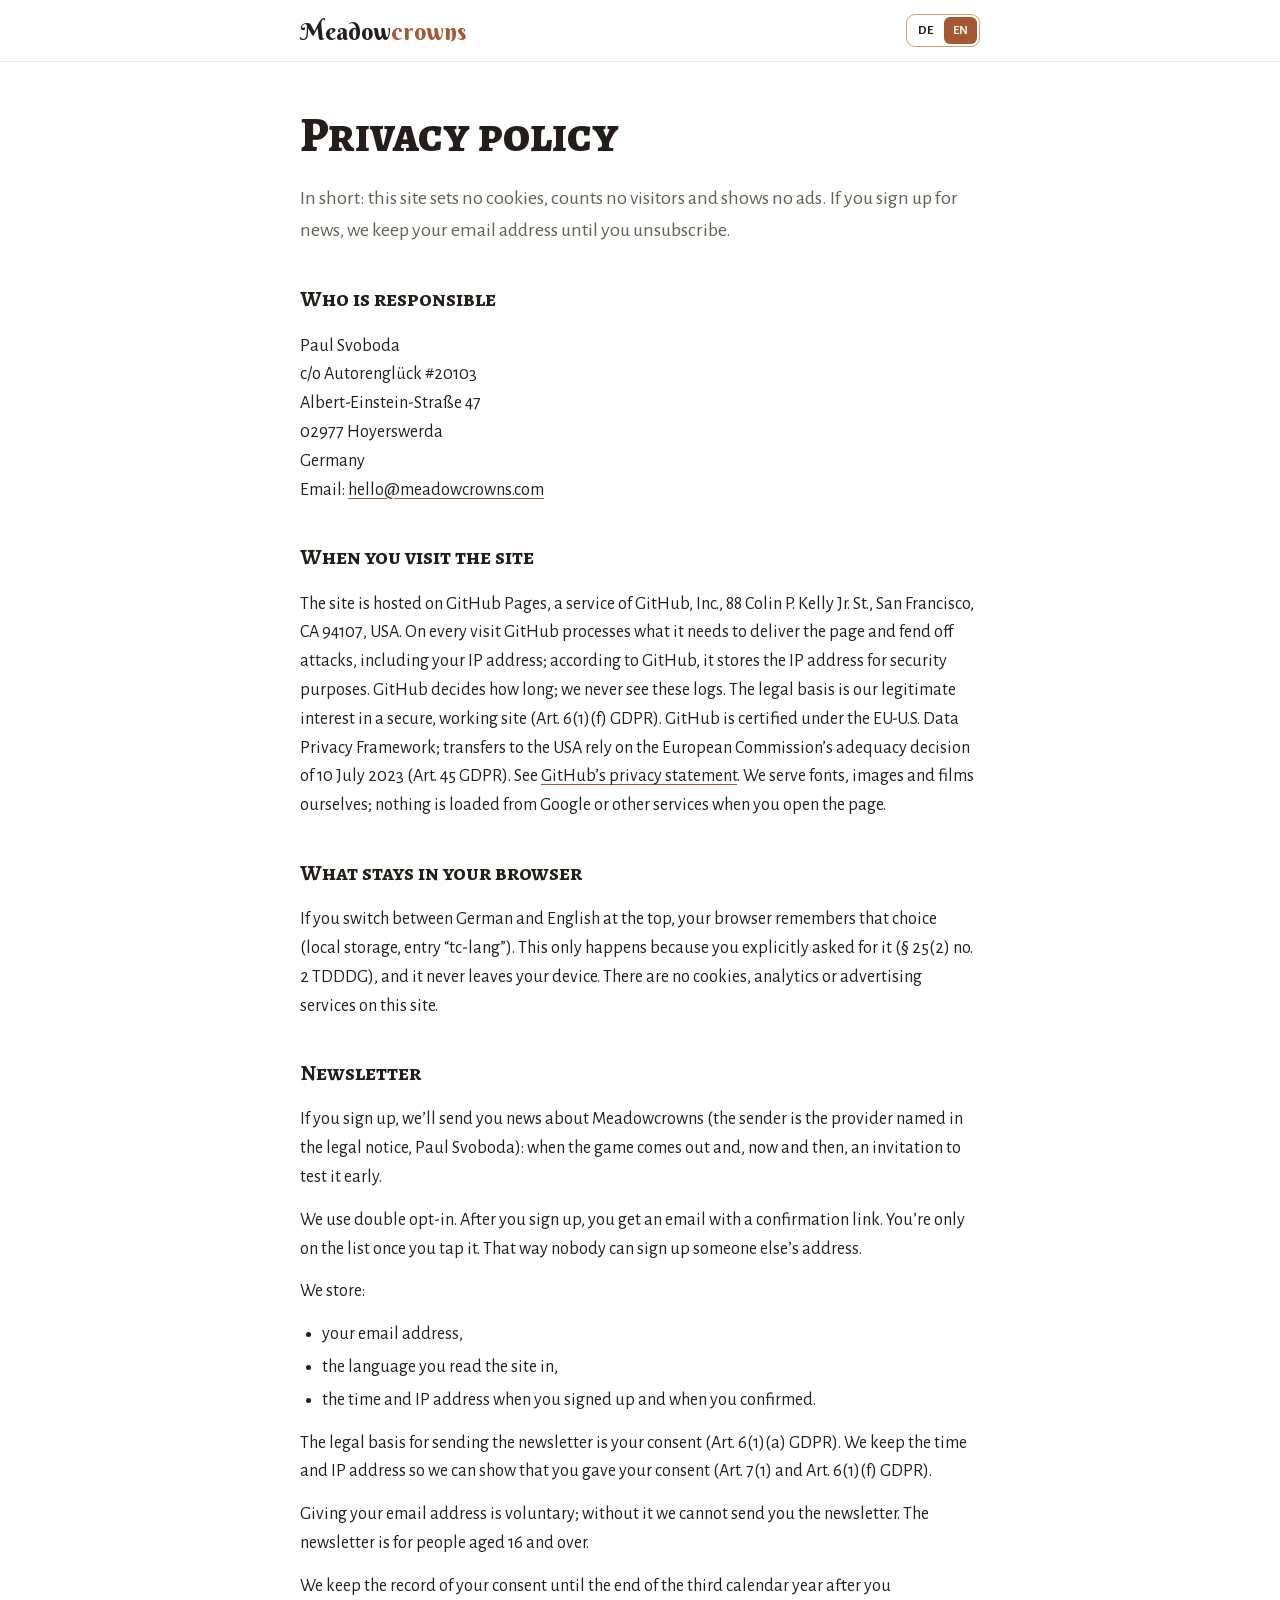
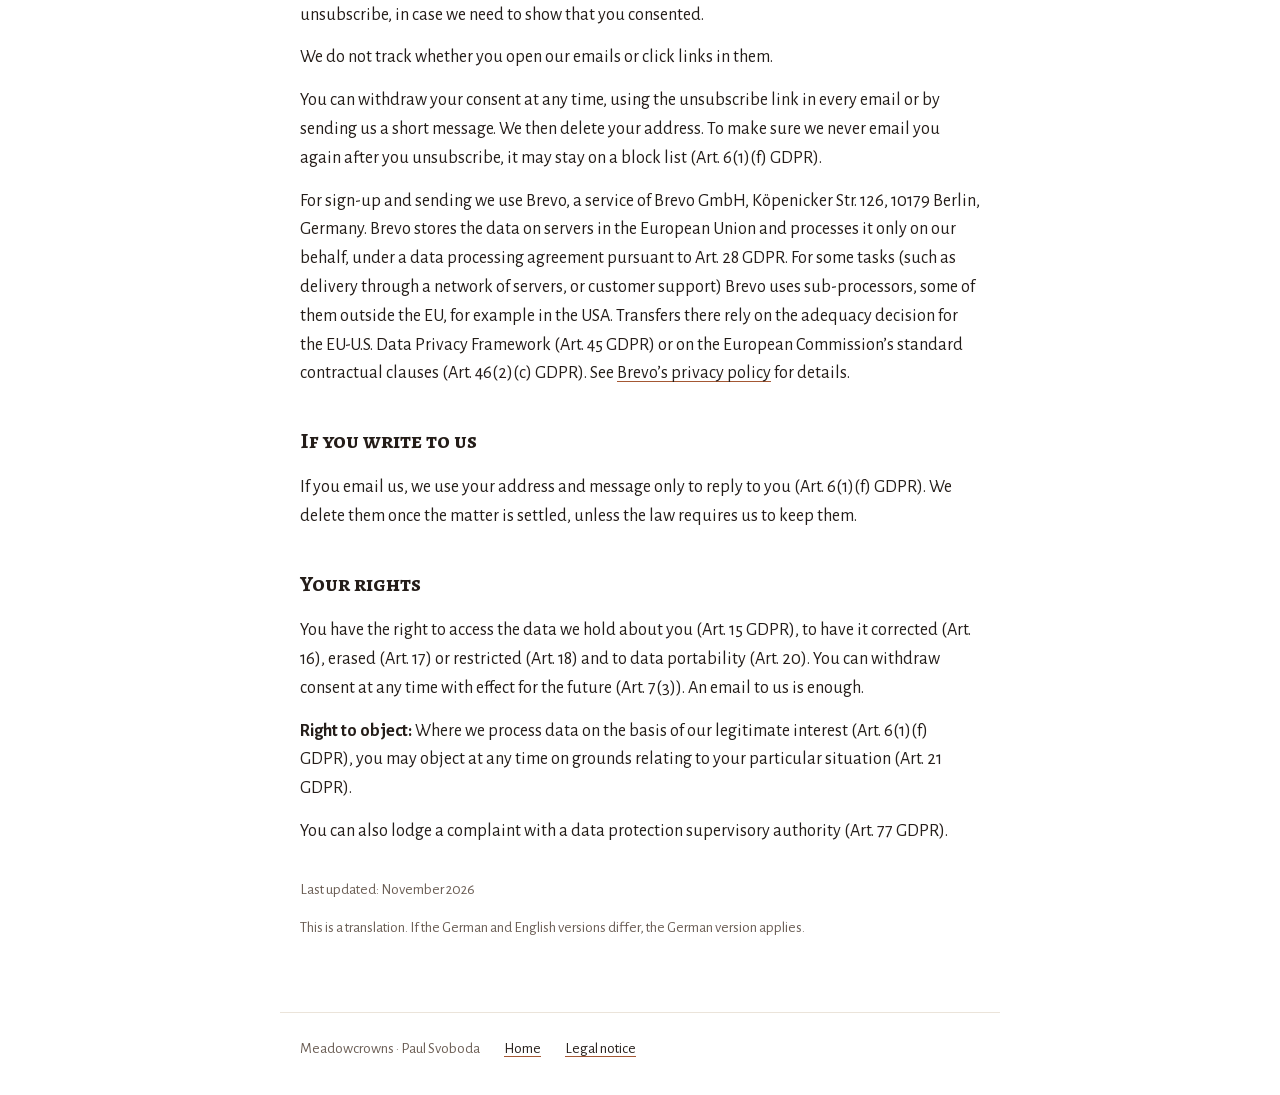
<file: datenschutz.html>
<!doctype html>
<html lang="de">
<head>
<meta charset="utf-8">
<meta name="viewport" content="width=device-width,initial-scale=1,viewport-fit=cover">
<meta name="robots" content="noindex">
<title data-de="Datenschutz · Meadowcrowns" data-en="Privacy · Meadowcrowns">Datenschutz · Meadowcrowns</title>
<style>
@font-face {
  font-family: 'Alegreya';
  font-style: italic;
  font-weight: 400;
  font-display: swap;
  src: url(fonts/alegreya-italic-400-latin-ext.woff2) format('woff2');
  unicode-range: U+0100-02BA, U+02BD-02C5, U+02C7-02CC, U+02CE-02D7, U+02DD-02FF, U+0304, U+0308, U+0329, U+1D00-1DBF, U+1E00-1E9F, U+1EF2-1EFF, U+2020, U+20A0-20AB, U+20AD-20C4, U+2113, U+2C60-2C7F, U+A720-A7FF;
}
@font-face {
  font-family: 'Alegreya';
  font-style: italic;
  font-weight: 400;
  font-display: swap;
  src: url(fonts/alegreya-italic-400-latin.woff2) format('woff2');
  unicode-range: U+0000-00FF, U+0131, U+0152-0153, U+02BB-02BC, U+02C6, U+02DA, U+02DC, U+0304, U+0308, U+0329, U+2000-206F, U+20AC, U+2122, U+2191, U+2193, U+2212, U+2215, U+FEFF, U+FFFD;
}
@font-face {
  font-family: 'Alegreya SC';
  font-style: normal;
  font-weight: 700;
  font-display: swap;
  src: url(fonts/alegreya-sc-normal-700-latin-ext.woff2) format('woff2');
  unicode-range: U+0100-02BA, U+02BD-02C5, U+02C7-02CC, U+02CE-02D7, U+02DD-02FF, U+0304, U+0308, U+0329, U+1D00-1DBF, U+1E00-1E9F, U+1EF2-1EFF, U+2020, U+20A0-20AB, U+20AD-20C4, U+2113, U+2C60-2C7F, U+A720-A7FF;
}
@font-face {
  font-family: 'Alegreya SC';
  font-style: normal;
  font-weight: 700;
  font-display: swap;
  src: url(fonts/alegreya-sc-normal-700-latin.woff2) format('woff2');
  unicode-range: U+0000-00FF, U+0131, U+0152-0153, U+02BB-02BC, U+02C6, U+02DA, U+02DC, U+0304, U+0308, U+0329, U+2000-206F, U+20AC, U+2122, U+2191, U+2193, U+2212, U+2215, U+FEFF, U+FFFD;
}
@font-face {
  font-family: 'Alegreya SC';
  font-style: normal;
  font-weight: 800;
  font-display: swap;
  src: url(fonts/alegreya-sc-normal-800-latin-ext.woff2) format('woff2');
  unicode-range: U+0100-02BA, U+02BD-02C5, U+02C7-02CC, U+02CE-02D7, U+02DD-02FF, U+0304, U+0308, U+0329, U+1D00-1DBF, U+1E00-1E9F, U+1EF2-1EFF, U+2020, U+20A0-20AB, U+20AD-20C4, U+2113, U+2C60-2C7F, U+A720-A7FF;
}
@font-face {
  font-family: 'Alegreya SC';
  font-style: normal;
  font-weight: 800;
  font-display: swap;
  src: url(fonts/alegreya-sc-normal-800-latin.woff2) format('woff2');
  unicode-range: U+0000-00FF, U+0131, U+0152-0153, U+02BB-02BC, U+02C6, U+02DA, U+02DC, U+0304, U+0308, U+0329, U+2000-206F, U+20AC, U+2122, U+2191, U+2193, U+2212, U+2215, U+FEFF, U+FFFD;
}
@font-face {
  font-family: 'Alegreya Sans';
  font-style: italic;
  font-weight: 400;
  font-display: swap;
  src: url(fonts/alegreya-sans-italic-400-latin-ext.woff2) format('woff2');
  unicode-range: U+0100-02BA, U+02BD-02C5, U+02C7-02CC, U+02CE-02D7, U+02DD-02FF, U+0304, U+0308, U+0329, U+1D00-1DBF, U+1E00-1E9F, U+1EF2-1EFF, U+2020, U+20A0-20AB, U+20AD-20C4, U+2113, U+2C60-2C7F, U+A720-A7FF;
}
@font-face {
  font-family: 'Alegreya Sans';
  font-style: italic;
  font-weight: 400;
  font-display: swap;
  src: url(fonts/alegreya-sans-italic-400-latin.woff2) format('woff2');
  unicode-range: U+0000-00FF, U+0131, U+0152-0153, U+02BB-02BC, U+02C6, U+02DA, U+02DC, U+0304, U+0308, U+0329, U+2000-206F, U+20AC, U+2122, U+2191, U+2193, U+2212, U+2215, U+FEFF, U+FFFD;
}
@font-face {
  font-family: 'Alegreya Sans';
  font-style: normal;
  font-weight: 400;
  font-display: swap;
  src: url(fonts/alegreya-sans-normal-400-latin-ext.woff2) format('woff2');
  unicode-range: U+0100-02BA, U+02BD-02C5, U+02C7-02CC, U+02CE-02D7, U+02DD-02FF, U+0304, U+0308, U+0329, U+1D00-1DBF, U+1E00-1E9F, U+1EF2-1EFF, U+2020, U+20A0-20AB, U+20AD-20C4, U+2113, U+2C60-2C7F, U+A720-A7FF;
}
@font-face {
  font-family: 'Alegreya Sans';
  font-style: normal;
  font-weight: 400;
  font-display: swap;
  src: url(fonts/alegreya-sans-normal-400-latin.woff2) format('woff2');
  unicode-range: U+0000-00FF, U+0131, U+0152-0153, U+02BB-02BC, U+02C6, U+02DA, U+02DC, U+0304, U+0308, U+0329, U+2000-206F, U+20AC, U+2122, U+2191, U+2193, U+2212, U+2215, U+FEFF, U+FFFD;
}
@font-face {
  font-family: 'Alegreya Sans';
  font-style: normal;
  font-weight: 500;
  font-display: swap;
  src: url(fonts/alegreya-sans-normal-500-latin-ext.woff2) format('woff2');
  unicode-range: U+0100-02BA, U+02BD-02C5, U+02C7-02CC, U+02CE-02D7, U+02DD-02FF, U+0304, U+0308, U+0329, U+1D00-1DBF, U+1E00-1E9F, U+1EF2-1EFF, U+2020, U+20A0-20AB, U+20AD-20C4, U+2113, U+2C60-2C7F, U+A720-A7FF;
}
@font-face {
  font-family: 'Alegreya Sans';
  font-style: normal;
  font-weight: 500;
  font-display: swap;
  src: url(fonts/alegreya-sans-normal-500-latin.woff2) format('woff2');
  unicode-range: U+0000-00FF, U+0131, U+0152-0153, U+02BB-02BC, U+02C6, U+02DA, U+02DC, U+0304, U+0308, U+0329, U+2000-206F, U+20AC, U+2122, U+2191, U+2193, U+2212, U+2215, U+FEFF, U+FFFD;
}
@font-face {
  font-family: 'Alegreya Sans';
  font-style: normal;
  font-weight: 700;
  font-display: swap;
  src: url(fonts/alegreya-sans-normal-700-latin-ext.woff2) format('woff2');
  unicode-range: U+0100-02BA, U+02BD-02C5, U+02C7-02CC, U+02CE-02D7, U+02DD-02FF, U+0304, U+0308, U+0329, U+1D00-1DBF, U+1E00-1E9F, U+1EF2-1EFF, U+2020, U+20A0-20AB, U+20AD-20C4, U+2113, U+2C60-2C7F, U+A720-A7FF;
}
@font-face {
  font-family: 'Alegreya Sans';
  font-style: normal;
  font-weight: 700;
  font-display: swap;
  src: url(fonts/alegreya-sans-normal-700-latin.woff2) format('woff2');
  unicode-range: U+0000-00FF, U+0131, U+0152-0153, U+02BB-02BC, U+02C6, U+02DA, U+02DC, U+0304, U+0308, U+0329, U+2000-206F, U+20AC, U+2122, U+2191, U+2193, U+2212, U+2215, U+FEFF, U+FFFD;
}
@font-face {
  font-family: 'Alegreya Sans';
  font-style: normal;
  font-weight: 800;
  font-display: swap;
  src: url(fonts/alegreya-sans-normal-800-latin-ext.woff2) format('woff2');
  unicode-range: U+0100-02BA, U+02BD-02C5, U+02C7-02CC, U+02CE-02D7, U+02DD-02FF, U+0304, U+0308, U+0329, U+1D00-1DBF, U+1E00-1E9F, U+1EF2-1EFF, U+2020, U+20A0-20AB, U+20AD-20C4, U+2113, U+2C60-2C7F, U+A720-A7FF;
}
@font-face {
  font-family: 'Alegreya Sans';
  font-style: normal;
  font-weight: 800;
  font-display: swap;
  src: url(fonts/alegreya-sans-normal-800-latin.woff2) format('woff2');
  unicode-range: U+0000-00FF, U+0131, U+0152-0153, U+02BB-02BC, U+02C6, U+02DA, U+02DC, U+0304, U+0308, U+0329, U+2000-206F, U+20AC, U+2122, U+2191, U+2193, U+2212, U+2215, U+FEFF, U+FFFD;
}
@font-face {
  font-family: 'Berkshire Swash';
  font-style: normal;
  font-weight: 400;
  font-display: swap;
  src: url(fonts/berkshire-swash-normal-400-latin-ext.woff2) format('woff2');
  unicode-range: U+0100-02BA, U+02BD-02C5, U+02C7-02CC, U+02CE-02D7, U+02DD-02FF, U+0304, U+0308, U+0329, U+1D00-1DBF, U+1E00-1E9F, U+1EF2-1EFF, U+2020, U+20A0-20AB, U+20AD-20C4, U+2113, U+2C60-2C7F, U+A720-A7FF;
}
@font-face {
  font-family: 'Berkshire Swash';
  font-style: normal;
  font-weight: 400;
  font-display: swap;
  src: url(fonts/berkshire-swash-normal-400-latin.woff2) format('woff2');
  unicode-range: U+0000-00FF, U+0131, U+0152-0153, U+02BB-02BC, U+02C6, U+02DA, U+02DC, U+0304, U+0308, U+0329, U+2000-206F, U+20AC, U+2122, U+2191, U+2193, U+2212, U+2215, U+FEFF, U+FFFD;
}
</style>
<link rel="stylesheet" href="legal.css">
</head>
<body>
<header><div class="wrap">
  <a class="logo" href="index.html">Meadow<span>crowns</span></a>
  <span class="lang" role="group" aria-label="Sprache / Language"><button type="button" data-lang="de">DE</button><button type="button" data-lang="en">EN</button></span>
</div></header>
<main>
  <div class="wrap" lang="de" data-lang-block="de">
    <h1>Datenschutz&shy;erklärung</h1>
    <p class="short">Kurz gesagt: Diese Seite setzt keine Cookies, zählt keine Besucher und zeigt keine Werbung. Wenn du dich für Neuigkeiten einträgst, speichern wir deine E-Mail-Adresse, bis du dich wieder abmeldest.</p>

    <h2>Wer verantwortlich ist</h2>
    <address>
      Paul Svoboda<br>
      c/o Autorenglück #20103<br>
      Albert-Einstein-Straße 47<br>
      02977 Hoyerswerda<br>
      Deutschland<br>
      E-Mail: <a href="mailto:hello@meadowcrowns.com">hello@meadowcrowns.com</a>
    </address>

    <h2>Wenn du die Seite aufrufst</h2>
    <p>Die Seite liegt bei GitHub Pages, einem Dienst der GitHub, Inc., 88 Colin P. Kelly Jr. St., San Francisco, CA 94107, USA. Bei jedem Aufruf verarbeitet GitHub, was nötig ist, um die Seite auszuliefern und Angriffe abzuwehren, darunter deine IP-Adresse; nach eigener Angabe speichert GitHub die IP-Adresse zu Sicherheitszwecken. Wie lange, legt GitHub fest; wir selbst bekommen diese Protokolle nicht zu sehen. Rechtsgrundlage ist unser berechtigtes Interesse an einem sicheren, erreichbaren Auftritt (Art. 6 Abs. 1 lit. f DSGVO). GitHub ist nach dem EU-US Data Privacy Framework zertifiziert; die Übermittlung in die USA stützt sich auf den Angemessenheitsbeschluss der EU-Kommission vom 10. Juli 2023 (Art. 45 DSGVO). Mehr in der <a href="https://docs.github.com/de/site-policy/privacy-policies/github-general-privacy-statement" rel="noopener">Datenschutzerklärung von GitHub</a>. Schriften, Bilder und Filme liefern wir selbst aus; beim Aufruf wird nichts von Google oder anderen Diensten nachgeladen.</p>

    <h2>Was im Browser bleibt</h2>
    <p>Wenn du oben zwischen Deutsch und Englisch umschaltest, merkt sich dein Browser diese Wahl (lokaler Speicher, Eintrag „tc-lang“). Das geschieht nur, weil du es ausdrücklich ausgelöst hast (§ 25 Abs. 2 Nr. 2 TDDDG), und verlässt dein Gerät nicht. Cookies, Analyse- oder Werbedienste gibt es auf dieser Seite nicht.</p>

    <h2>Newsletter</h2>
    <p>Wenn du dich einträgst, schicken wir dir Neuigkeiten zu Meadowcrowns (der Absender ist der Anbieter laut Impressum, Paul Svoboda): wann das Spiel erscheint und gelegentlich eine Einladung, es vorab zu testen.</p>
    <p>Dafür nutzen wir das Double-Opt-in-Verfahren. Nach dem Eintragen bekommst du eine E-Mail mit einem Bestätigungslink. Erst wenn du ihn antippst, stehst du auf der Liste. So kann niemand eine fremde Adresse eintragen.</p>
    <p>Wir speichern:</p>
    <ul>
      <li>deine E-Mail-Adresse,</li>
      <li>die Sprache, in der du die Seite gelesen hast,</li>
      <li>Zeitpunkt und IP-Adresse beim Eintragen und beim Bestätigen.</li>
    </ul>
    <p>Rechtsgrundlage für den Versand ist deine Einwilligung (Art. 6 Abs. 1 lit. a DSGVO). Zeitpunkt und IP-Adresse speichern wir, um nachweisen zu können, dass du eingewilligt hast (Art. 7 Abs. 1 und Art. 6 Abs. 1 lit. f DSGVO).</p>
    <p>Die Angabe deiner E-Mail-Adresse ist freiwillig; ohne sie können wir dir den Newsletter nicht schicken. Der Newsletter richtet sich an Menschen ab 16 Jahren.</p>
    <p>Das Protokoll der Einwilligung bewahren wir bis zum Ende des dritten Kalenderjahres nach der Abmeldung auf, falls wir die Einwilligung nachweisen müssen.</p>
    <p>Wir messen nicht, ob du unsere E-Mails öffnest oder Links darin anklickst.</p>
    <p>Du kannst deine Einwilligung jederzeit widerrufen: über den Abmeldelink in jeder E-Mail oder mit einer kurzen Nachricht an uns. Danach löschen wir deine Adresse. Damit wir dir nach einer Abmeldung bestimmt nichts mehr schicken, kann sie in einer Sperrliste bleiben (Art. 6 Abs. 1 lit. f DSGVO).</p>
    <p>Für Anmeldung und Versand nutzen wir Brevo, einen Dienst der Brevo GmbH, Köpenicker Str. 126, 10179 Berlin, Deutschland. Brevo speichert die Daten auf Servern in der Europäischen Union und verarbeitet sie nur in unserem Auftrag; dazu besteht ein Vertrag zur Auftragsverarbeitung nach Art. 28 DSGVO. Für einzelne Aufgaben (etwa die Auslieferung über ein Netz von Servern oder den Kundendienst) setzt Brevo Unterauftragnehmer ein, die zum Teil außerhalb der EU sitzen, etwa in den USA. Übermittlungen dorthin stützen sich auf den Angemessenheitsbeschluss zum EU-US Data Privacy Framework (Art. 45 DSGVO) oder auf Standardvertragsklauseln der EU-Kommission (Art. 46 Abs. 2 lit. c DSGVO). Mehr in der <a href="https://www.brevo.com/de/legal/privacypolicy/" rel="noopener">Datenschutzerklärung von Brevo</a>.</p>

    <h2>Wenn du uns schreibst</h2>
    <p>Schreibst du uns eine E-Mail, nutzen wir deine Adresse und deine Nachricht nur, um dir zu antworten (Art. 6 Abs. 1 lit. f DSGVO). Wir löschen sie, wenn die Sache erledigt ist und keine gesetzliche Pflicht zur Aufbewahrung besteht.</p>

    <h2>Deine Rechte</h2>
    <p>Du hast das Recht auf Auskunft über deine gespeicherten Daten (Art. 15 DSGVO), auf Berichtigung (Art. 16), Löschung (Art. 17), Einschränkung der Verarbeitung (Art. 18) und Datenübertragbarkeit (Art. 20). Eine Einwilligung kannst du jederzeit für die Zukunft widerrufen (Art. 7 Abs. 3). Eine E-Mail an uns genügt.</p>
    <p><b>Widerspruchsrecht:</b> Verarbeiten wir Daten auf Grund unseres berechtigten Interesses (Art. 6 Abs. 1 lit. f DSGVO), kannst du jederzeit aus Gründen, die sich aus deiner besonderen Situation ergeben, widersprechen (Art. 21 DSGVO).</p>
    <p>Außerdem kannst du dich bei einer Datenschutz-Aufsichtsbehörde beschweren (Art. 77 DSGVO).</p>

    <p class="stand">Stand: November 2026</p>
  </div>

  <div class="wrap" lang="en" data-lang-block="en" hidden>
    <h1>Privacy policy</h1>
    <p class="short">In short: this site sets no cookies, counts no visitors and shows no ads. If you sign up for news, we keep your email address until you unsubscribe.</p>

    <h2>Who is responsible</h2>
    <address>
      Paul Svoboda<br>
      c/o Autorenglück #20103<br>
      Albert-Einstein-Straße 47<br>
      02977 Hoyerswerda<br>
      Germany<br>
      Email: <a href="mailto:hello@meadowcrowns.com">hello@meadowcrowns.com</a>
    </address>

    <h2>When you visit the site</h2>
    <p>The site is hosted on GitHub Pages, a service of GitHub, Inc., 88 Colin P. Kelly Jr. St., San Francisco, CA 94107, USA. On every visit GitHub processes what it needs to deliver the page and fend off attacks, including your IP address; according to GitHub, it stores the IP address for security purposes. GitHub decides how long; we never see these logs. The legal basis is our legitimate interest in a secure, working site (Art. 6(1)(f) GDPR). GitHub is certified under the EU-U.S. Data Privacy Framework; transfers to the USA rely on the European Commission’s adequacy decision of 10 July 2023 (Art. 45 GDPR). See <a href="https://docs.github.com/en/site-policy/privacy-policies/github-general-privacy-statement" rel="noopener">GitHub’s privacy statement</a>. We serve fonts, images and films ourselves; nothing is loaded from Google or other services when you open the page.</p>

    <h2>What stays in your browser</h2>
    <p>If you switch between German and English at the top, your browser remembers that choice (local storage, entry “tc-lang”). This only happens because you explicitly asked for it (§ 25(2) no. 2 TDDDG), and it never leaves your device. There are no cookies, analytics or advertising services on this site.</p>

    <h2>Newsletter</h2>
    <p>If you sign up, we’ll send you news about Meadowcrowns (the sender is the provider named in the legal notice, Paul Svoboda): when the game comes out and, now and then, an invitation to test it early.</p>
    <p>We use double opt-in. After you sign up, you get an email with a confirmation link. You’re only on the list once you tap it. That way nobody can sign up someone else’s address.</p>
    <p>We store:</p>
    <ul>
      <li>your email address,</li>
      <li>the language you read the site in,</li>
      <li>the time and IP address when you signed up and when you confirmed.</li>
    </ul>
    <p>The legal basis for sending the newsletter is your consent (Art. 6(1)(a) GDPR). We keep the time and IP address so we can show that you gave your consent (Art. 7(1) and Art. 6(1)(f) GDPR).</p>
    <p>Giving your email address is voluntary; without it we cannot send you the newsletter. The newsletter is for people aged 16 and over.</p>
    <p>We keep the record of your consent until the end of the third calendar year after you unsubscribe, in case we need to show that you consented.</p>
    <p>We do not track whether you open our emails or click links in them.</p>
    <p>You can withdraw your consent at any time, using the unsubscribe link in every email or by sending us a short message. We then delete your address. To make sure we never email you again after you unsubscribe, it may stay on a block list (Art. 6(1)(f) GDPR).</p>
    <p>For sign-up and sending we use Brevo, a service of Brevo GmbH, Köpenicker Str. 126, 10179 Berlin, Germany. Brevo stores the data on servers in the European Union and processes it only on our behalf, under a data processing agreement pursuant to Art. 28 GDPR. For some tasks (such as delivery through a network of servers, or customer support) Brevo uses sub-processors, some of them outside the EU, for example in the USA. Transfers there rely on the adequacy decision for the EU-U.S. Data Privacy Framework (Art. 45 GDPR) or on the European Commission’s standard contractual clauses (Art. 46(2)(c) GDPR). See <a href="https://www.brevo.com/en/legal/privacypolicy/" rel="noopener">Brevo’s privacy policy</a> for details.</p>

    <h2>If you write to us</h2>
    <p>If you email us, we use your address and message only to reply to you (Art. 6(1)(f) GDPR). We delete them once the matter is settled, unless the law requires us to keep them.</p>

    <h2>Your rights</h2>
    <p>You have the right to access the data we hold about you (Art. 15 GDPR), to have it corrected (Art. 16), erased (Art. 17) or restricted (Art. 18) and to data portability (Art. 20). You can withdraw consent at any time with effect for the future (Art. 7(3)). An email to us is enough.</p>
    <p><b>Right to object:</b> Where we process data on the basis of our legitimate interest (Art. 6(1)(f) GDPR), you may object at any time on grounds relating to your particular situation (Art. 21 GDPR).</p>
    <p>You can also lodge a complaint with a data protection supervisory authority (Art. 77 GDPR).</p>

    <p class="stand">Last updated: November 2026</p>
    <p class="note">This is a translation. If the German and English versions differ, the German version applies.</p>
  </div>
</main>
<footer><div class="wrap">
  <span>Meadowcrowns · Paul Svoboda</span>
  <a data-page="index.html" href="index.html"><span lang="de" data-lang-block="de">Zur Startseite</span><span lang="en" data-lang-block="en" hidden>Home</span></a>
  <a data-page="impressum.html" href="impressum.html"><span lang="de" data-lang-block="de">Impressum</span><span lang="en" data-lang-block="en" hidden>Legal notice</span></a>
</div></footer>
<script src="legal.js"></script>
</body>
</html>
</file>
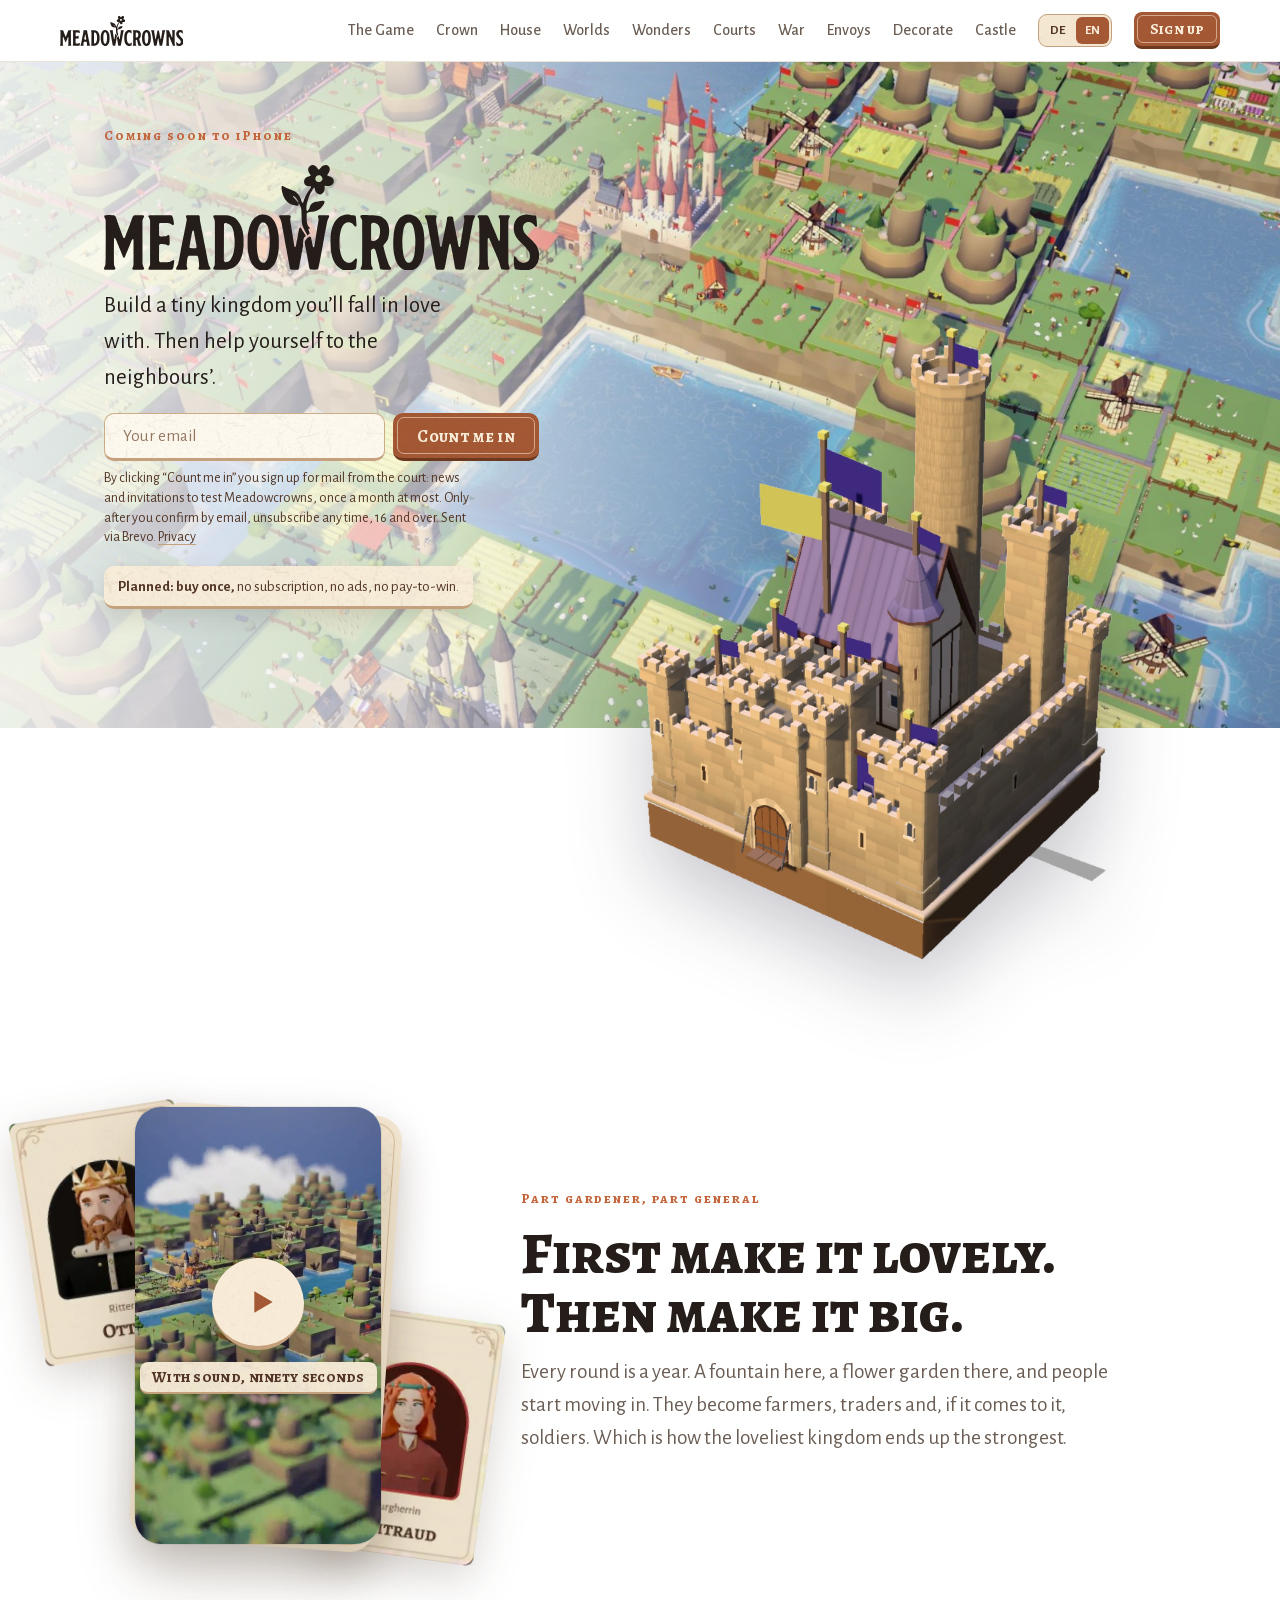
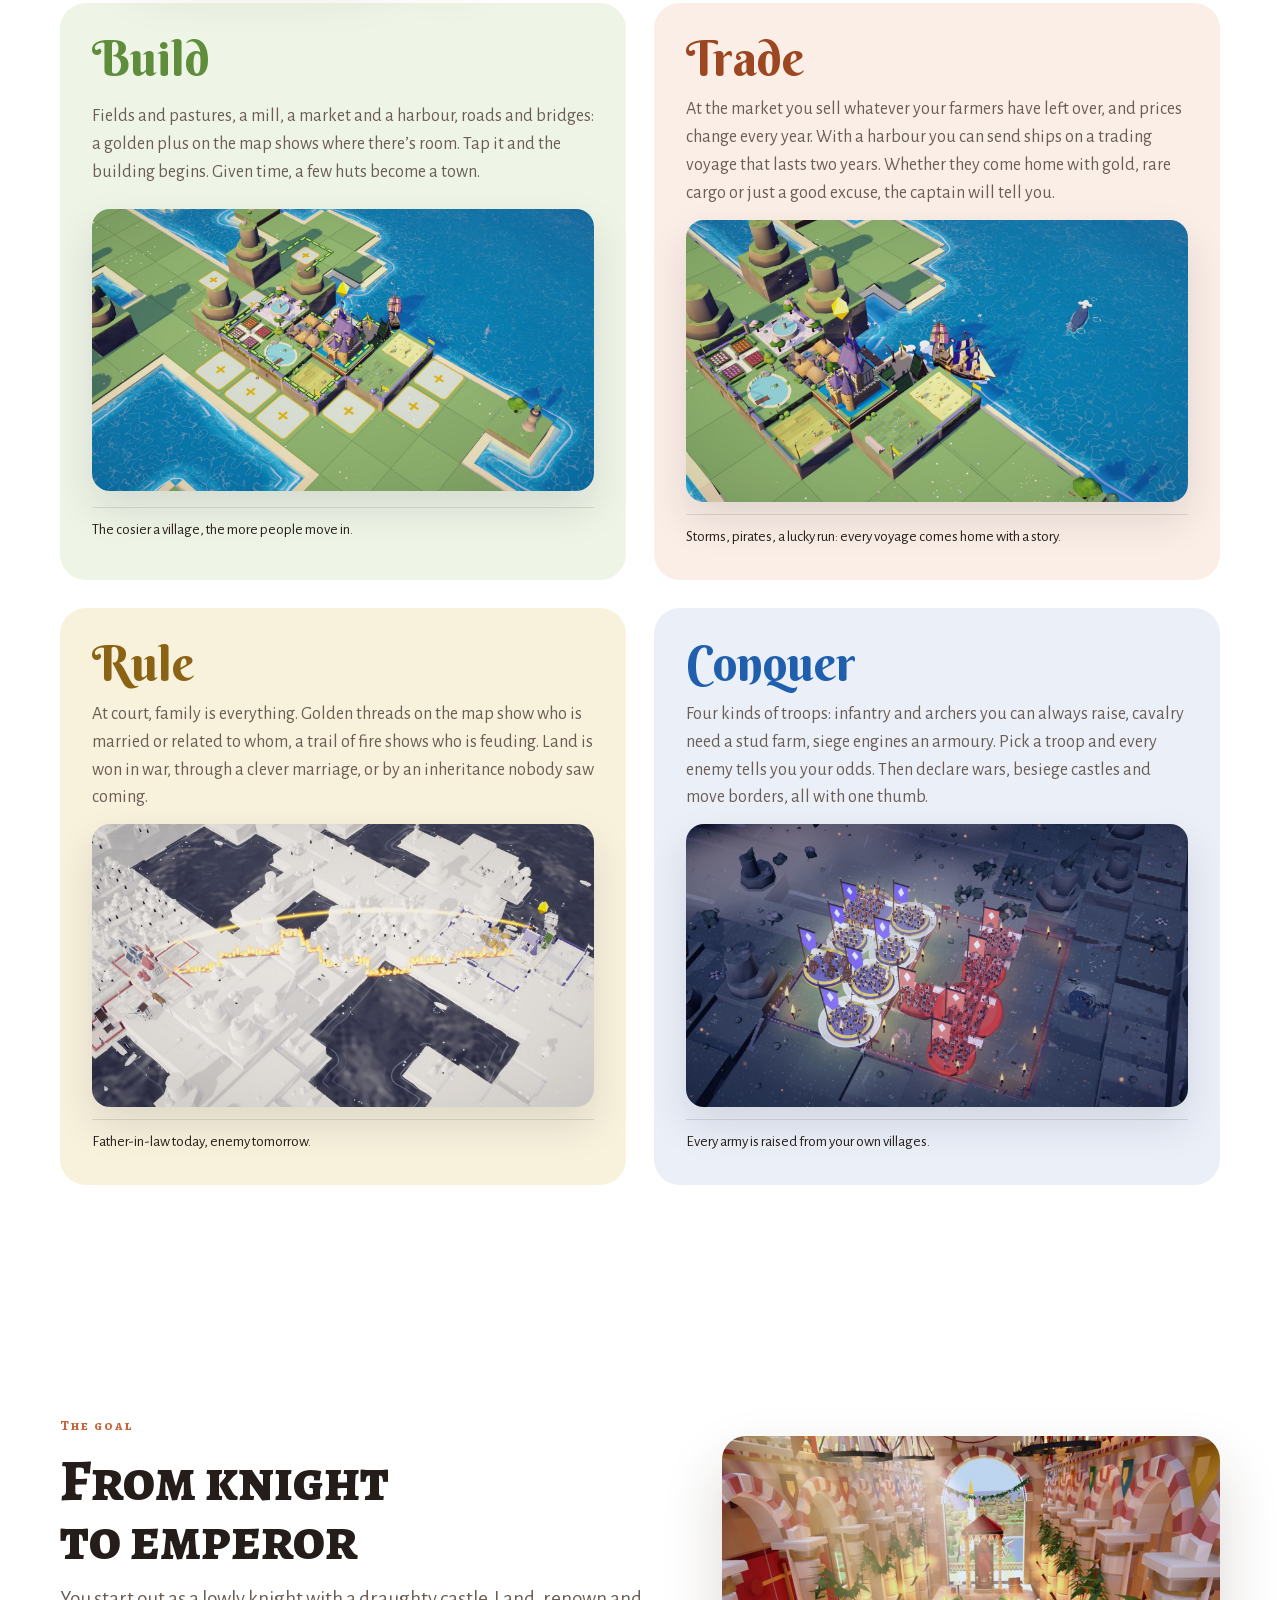
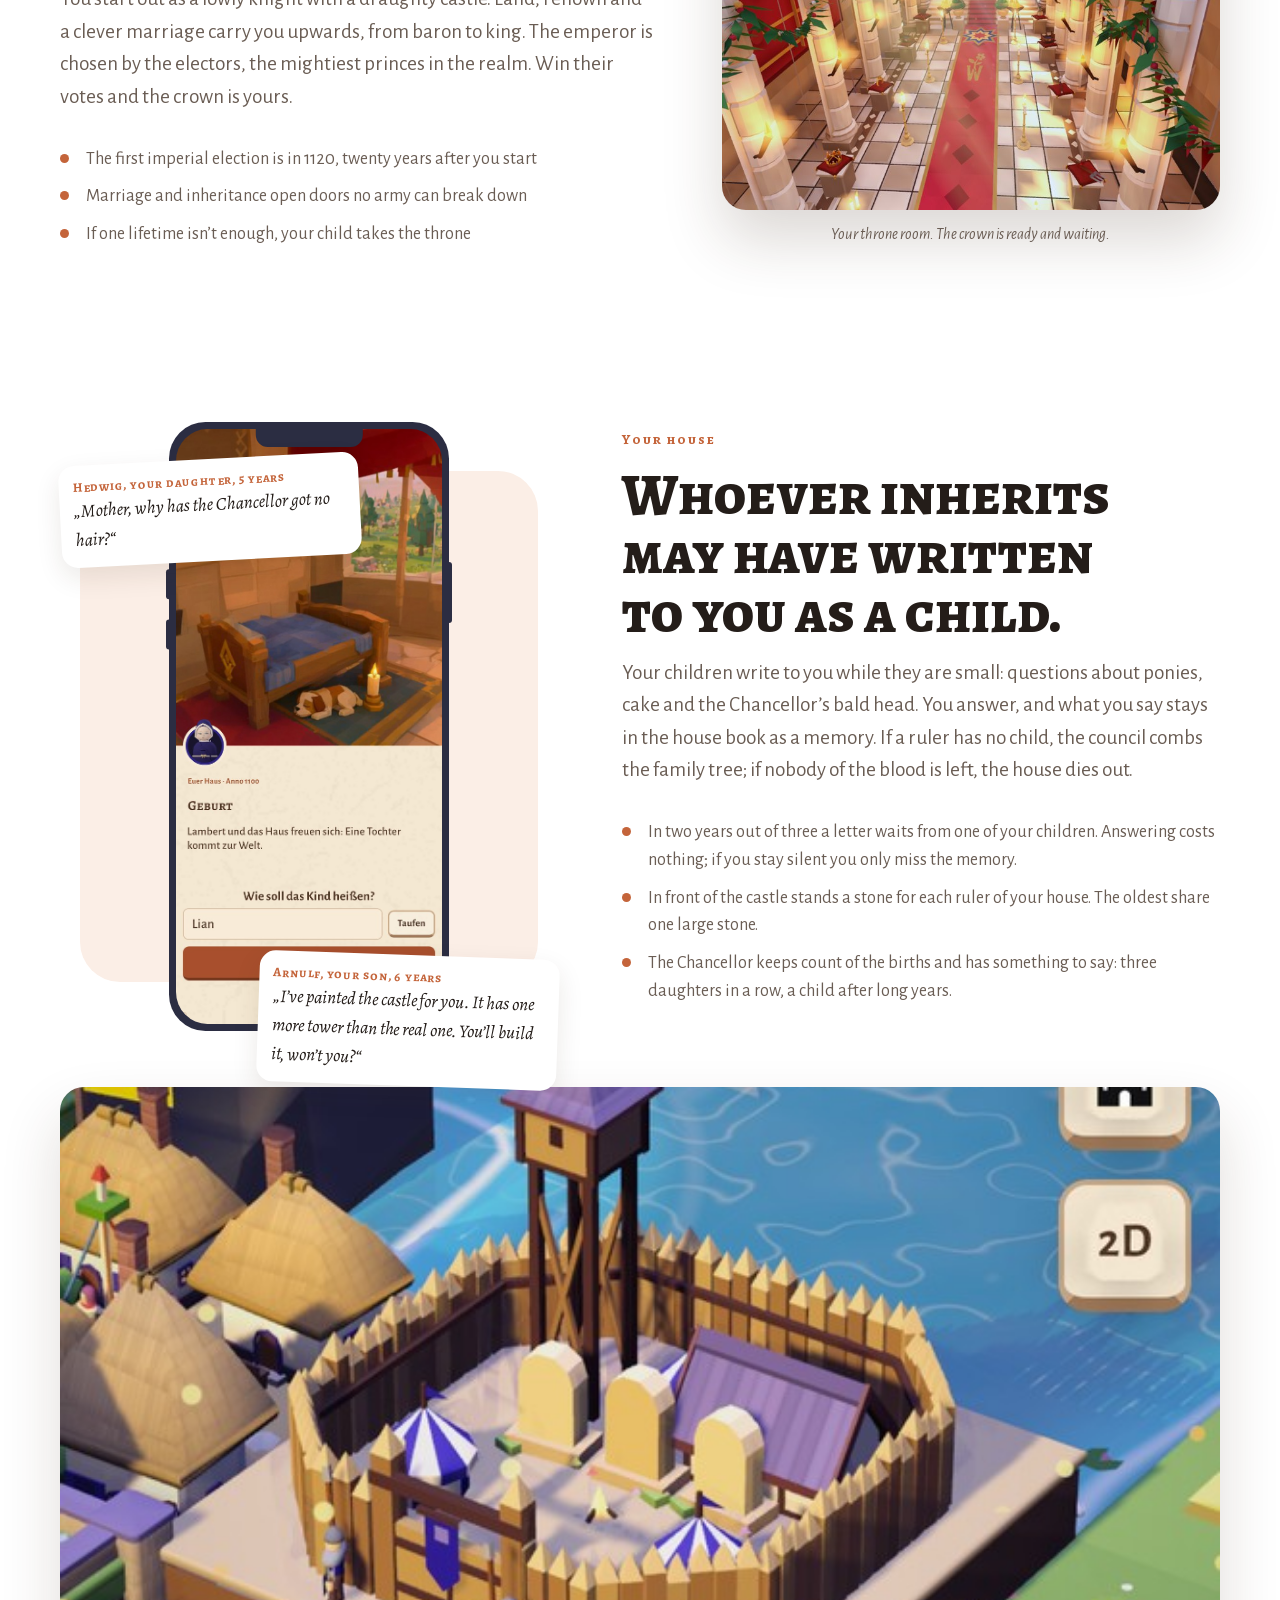
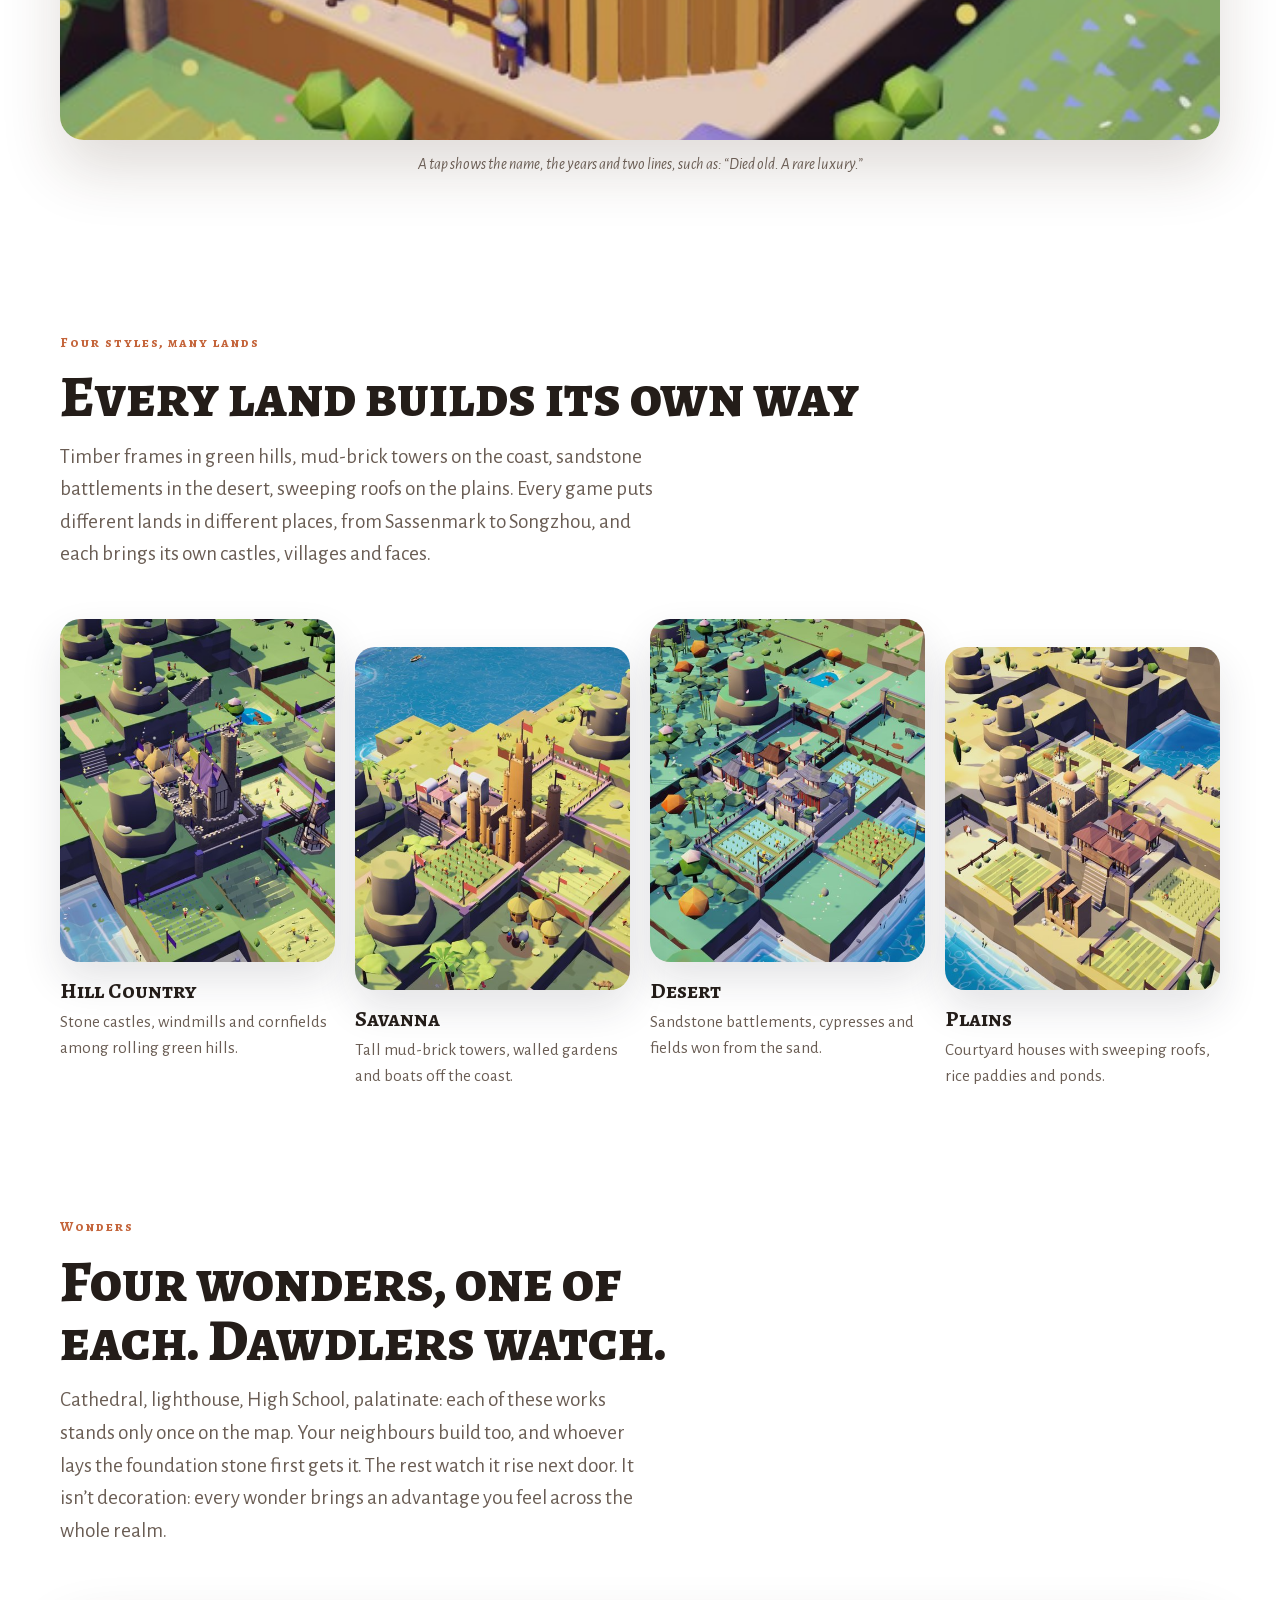
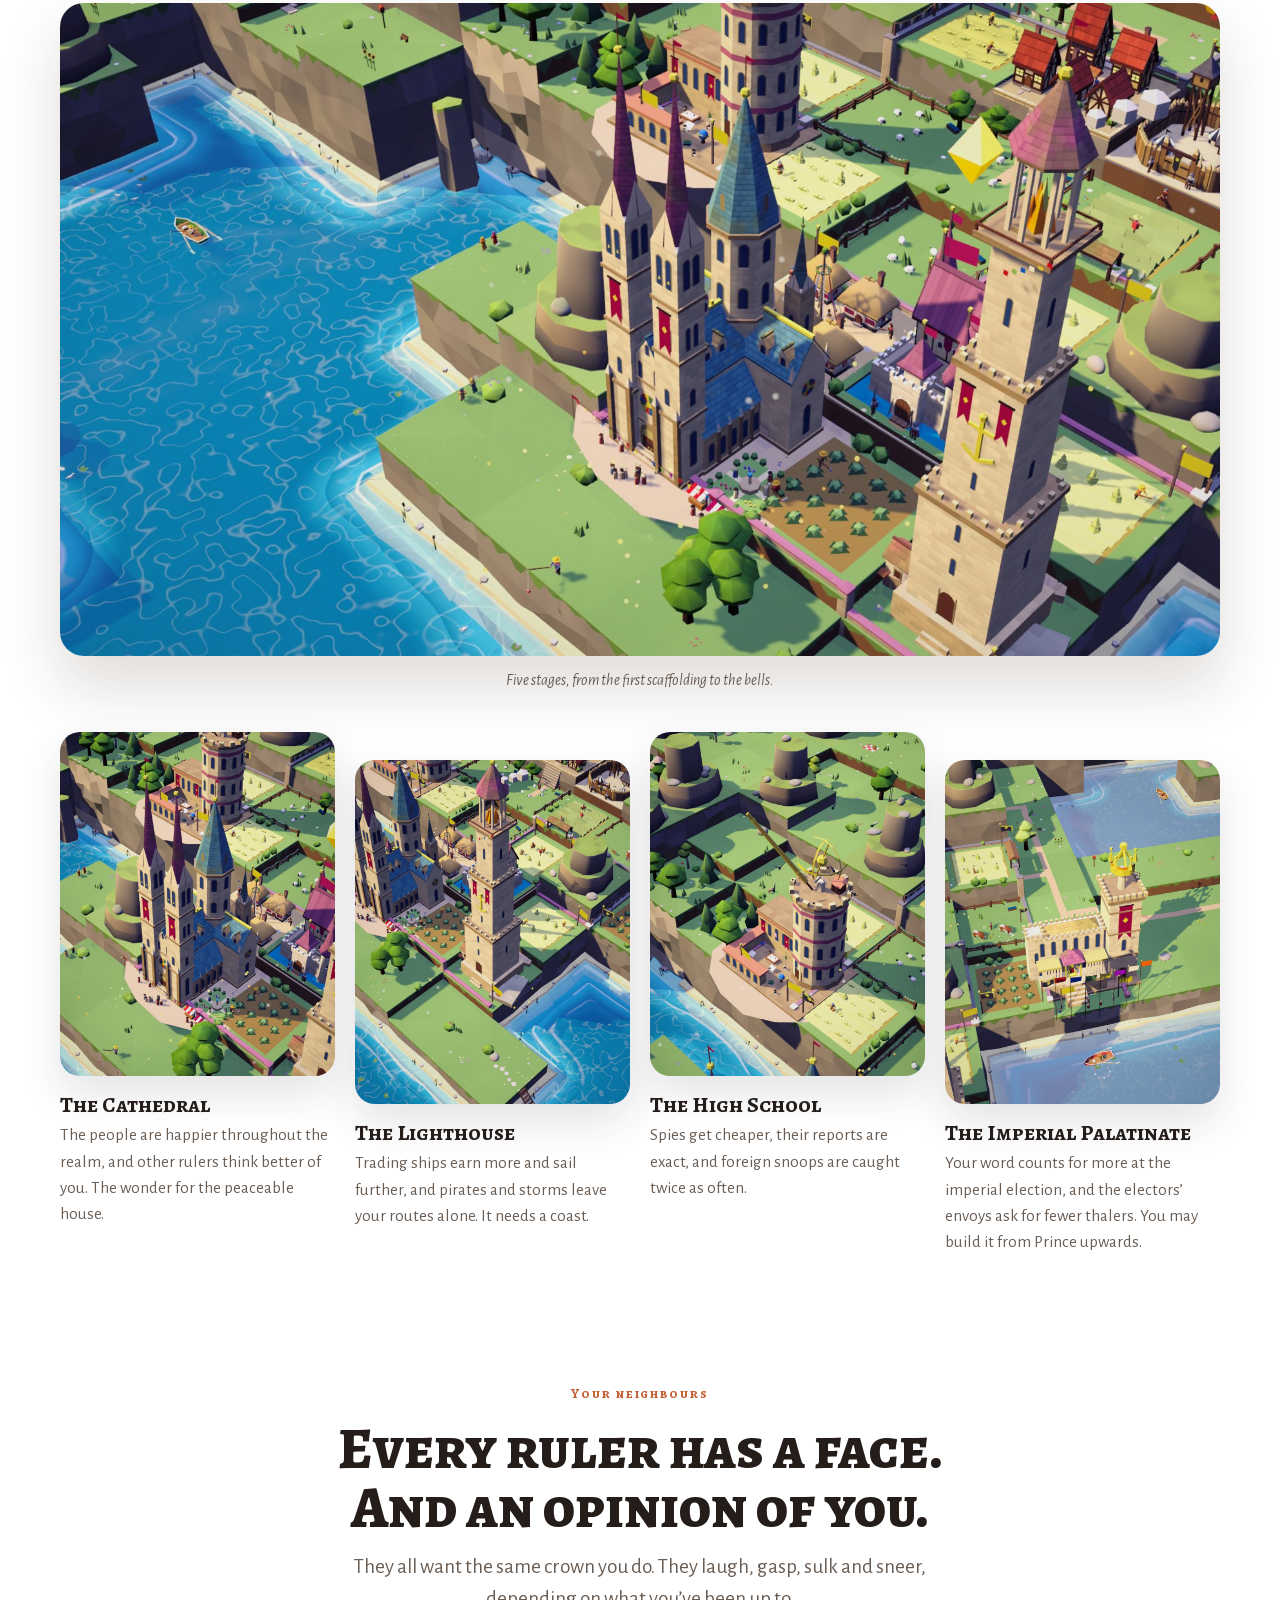
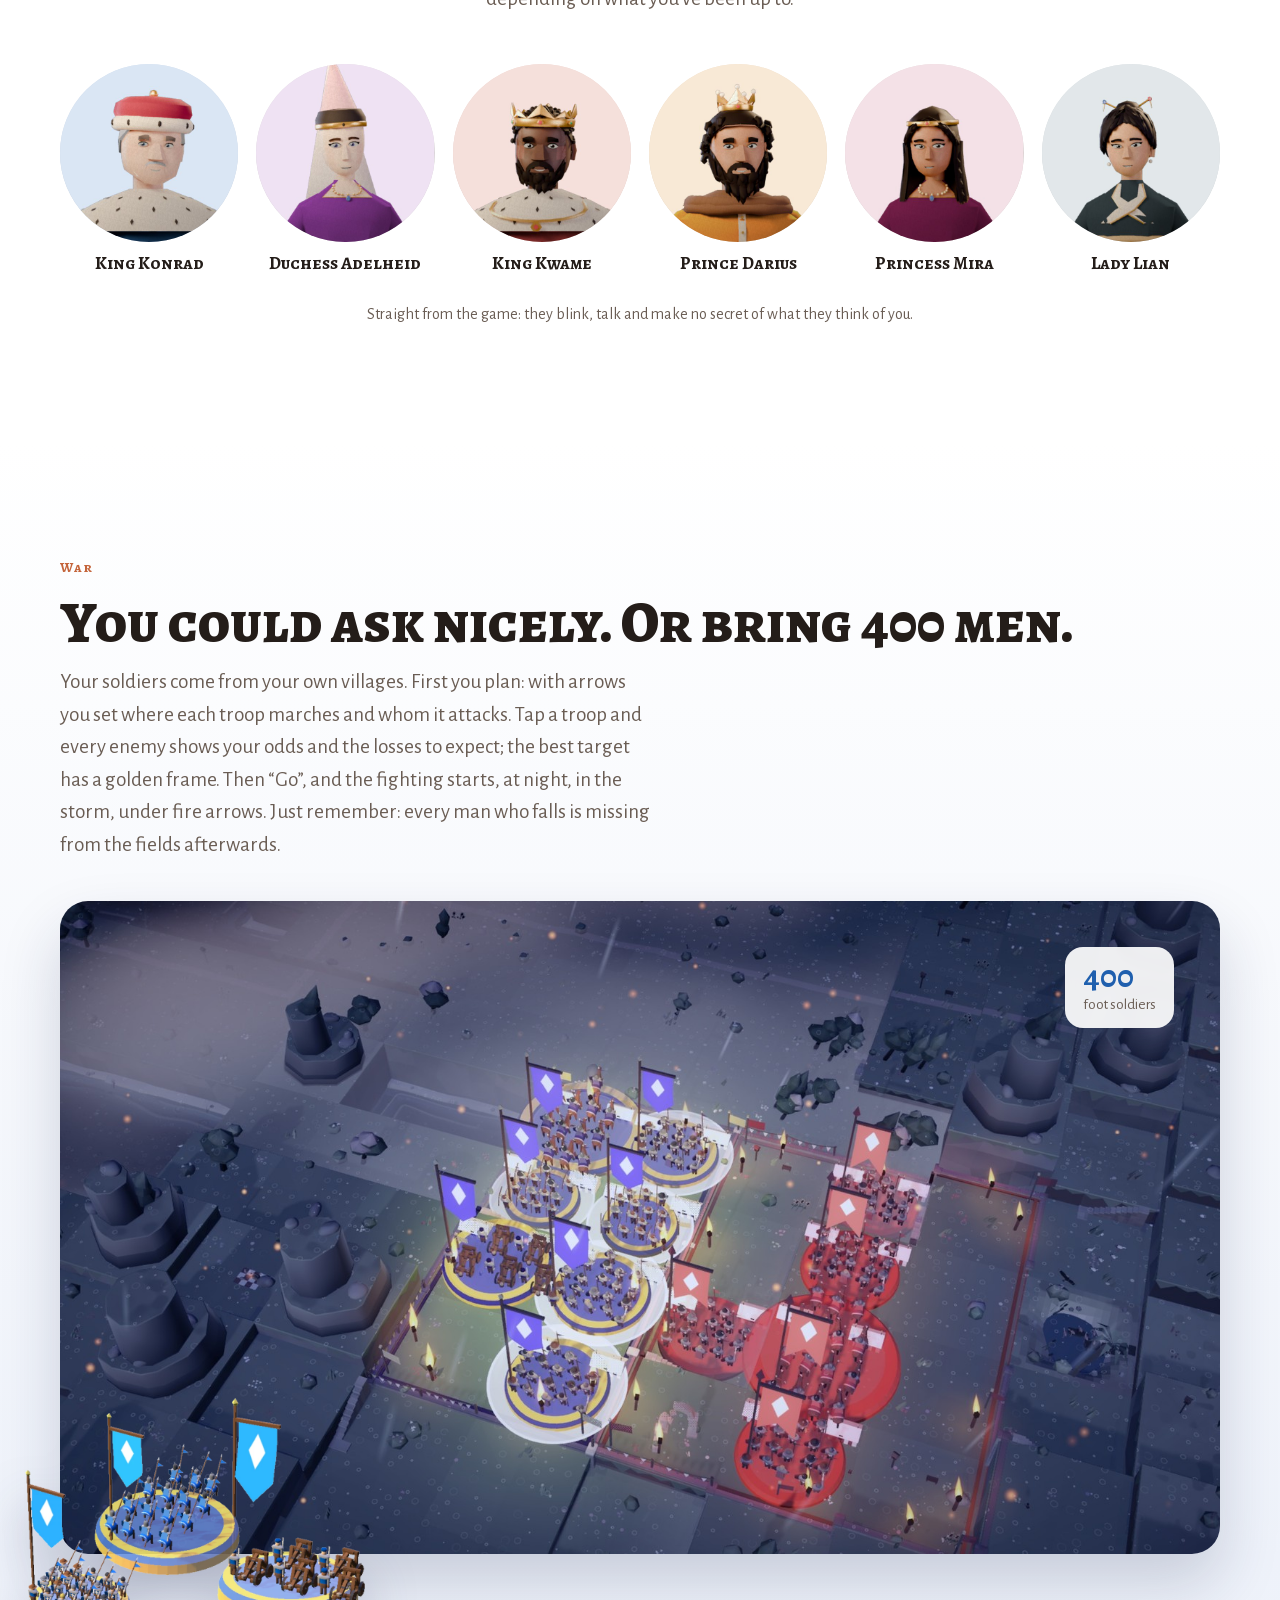
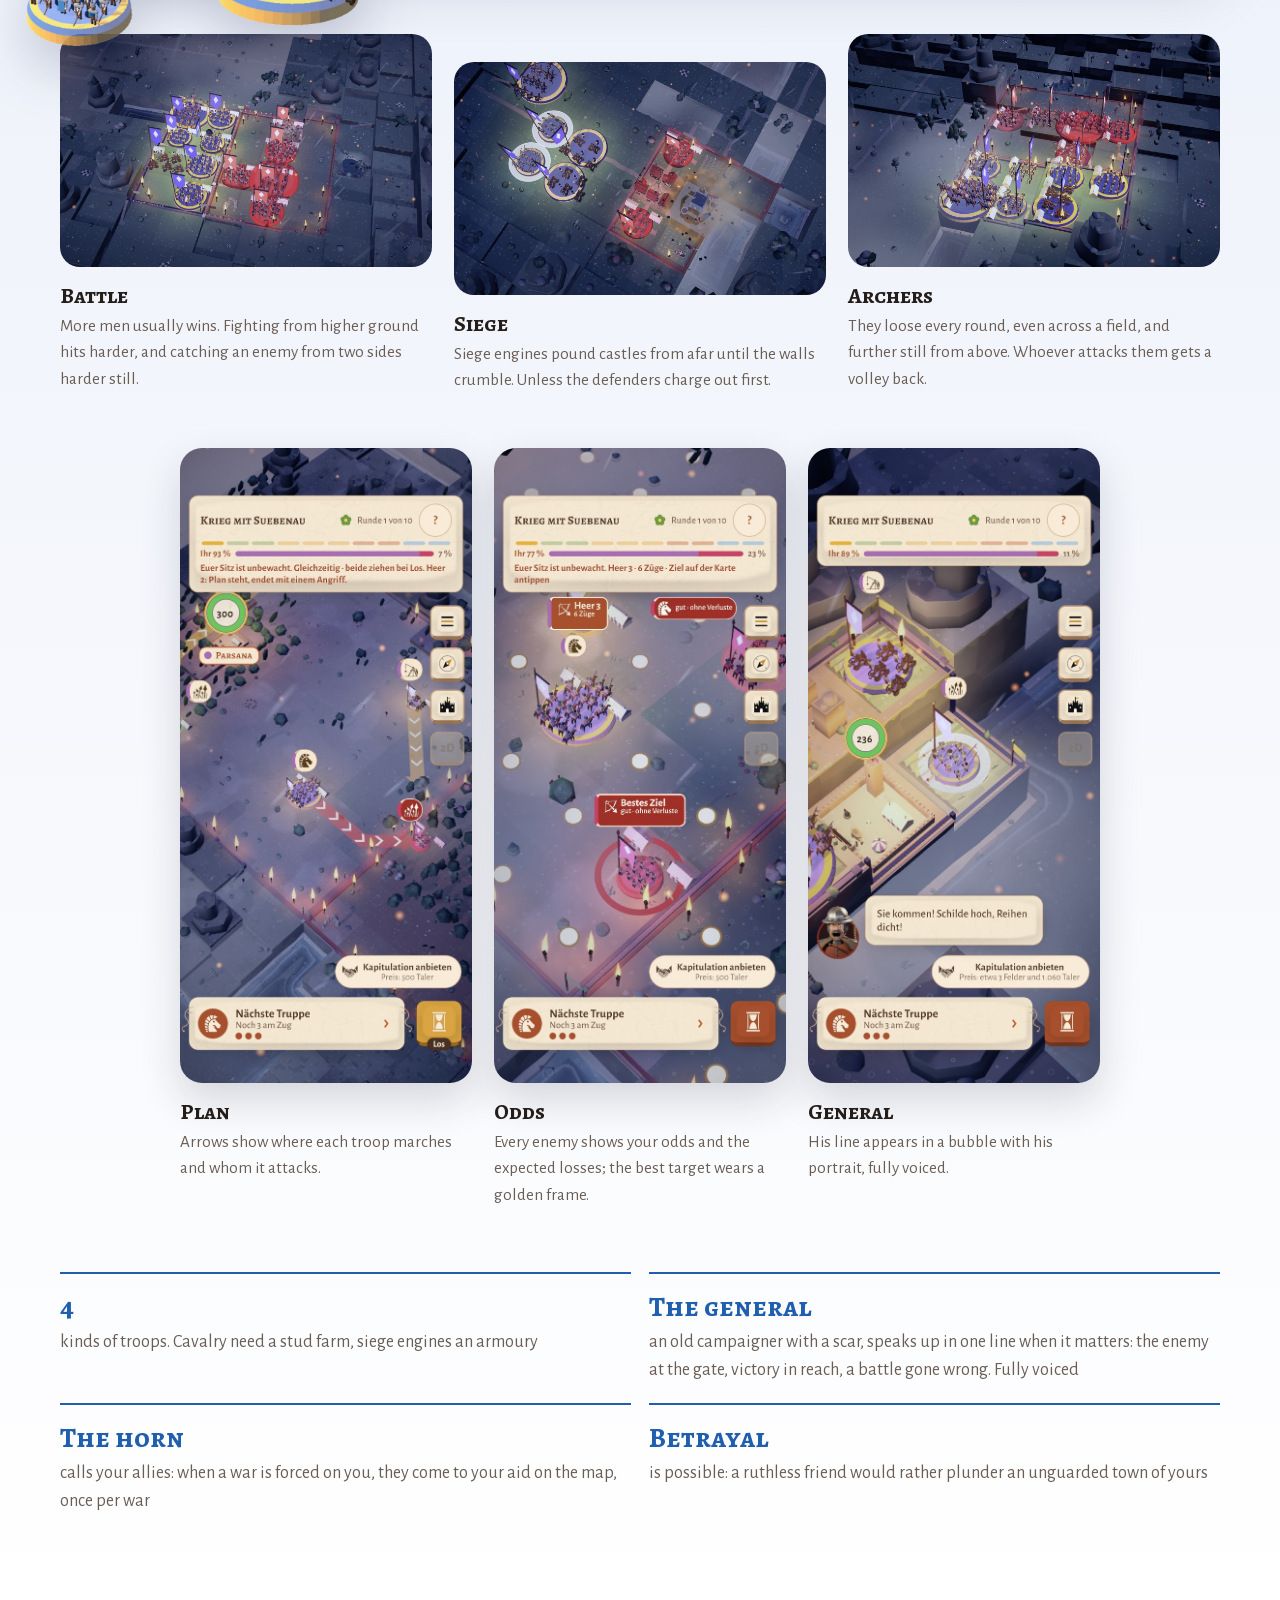
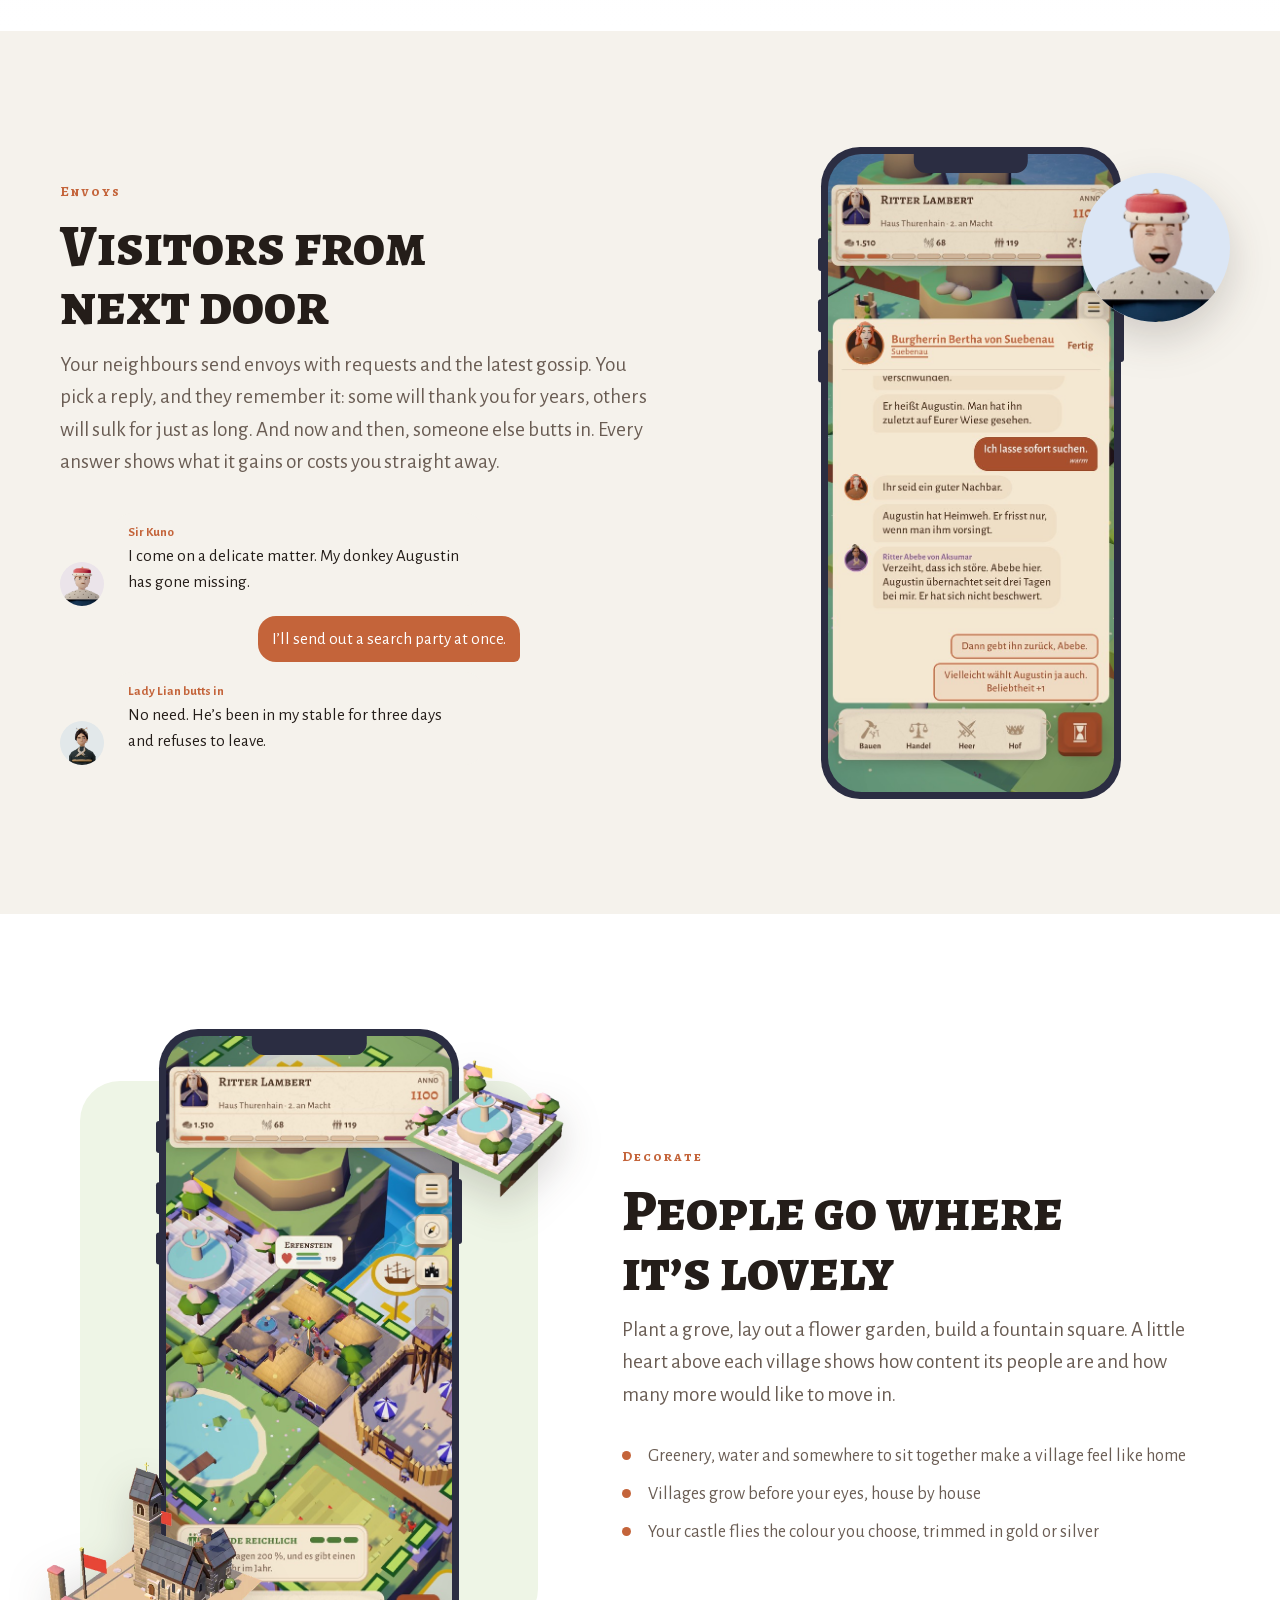
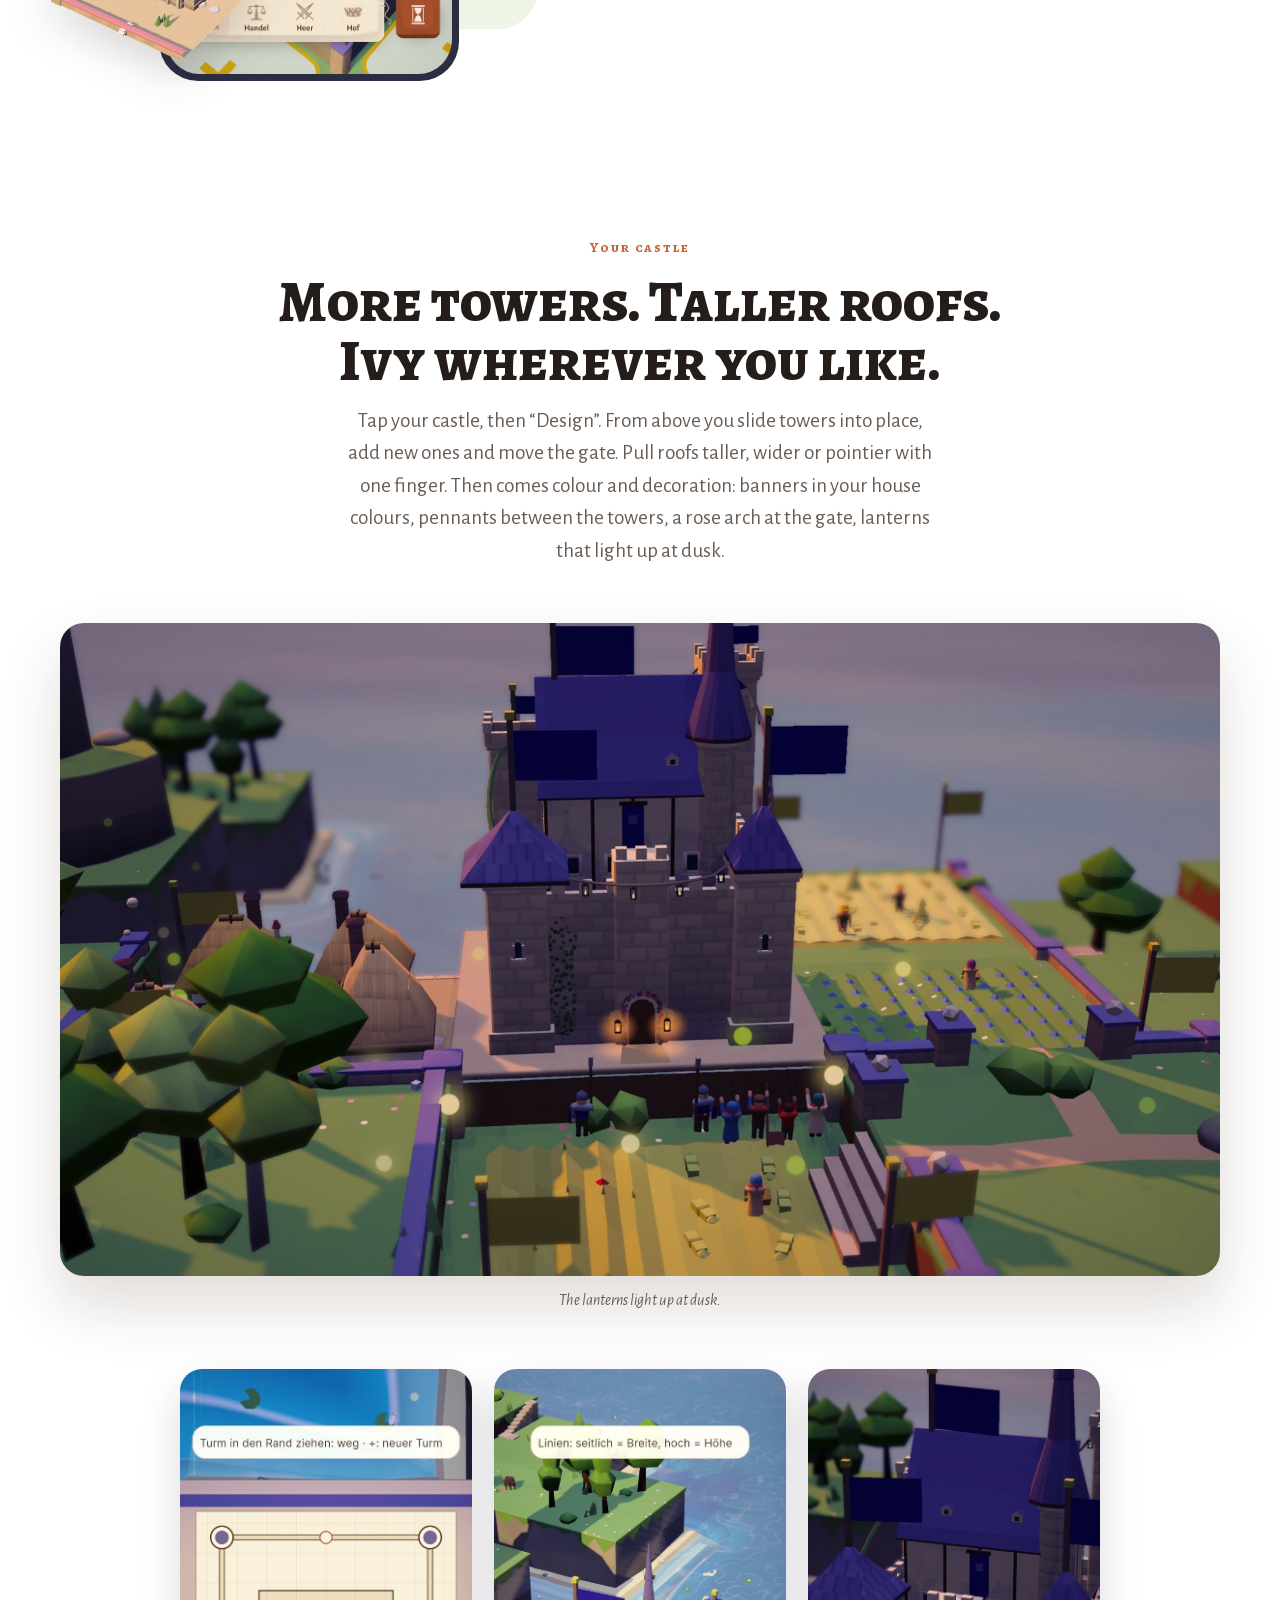
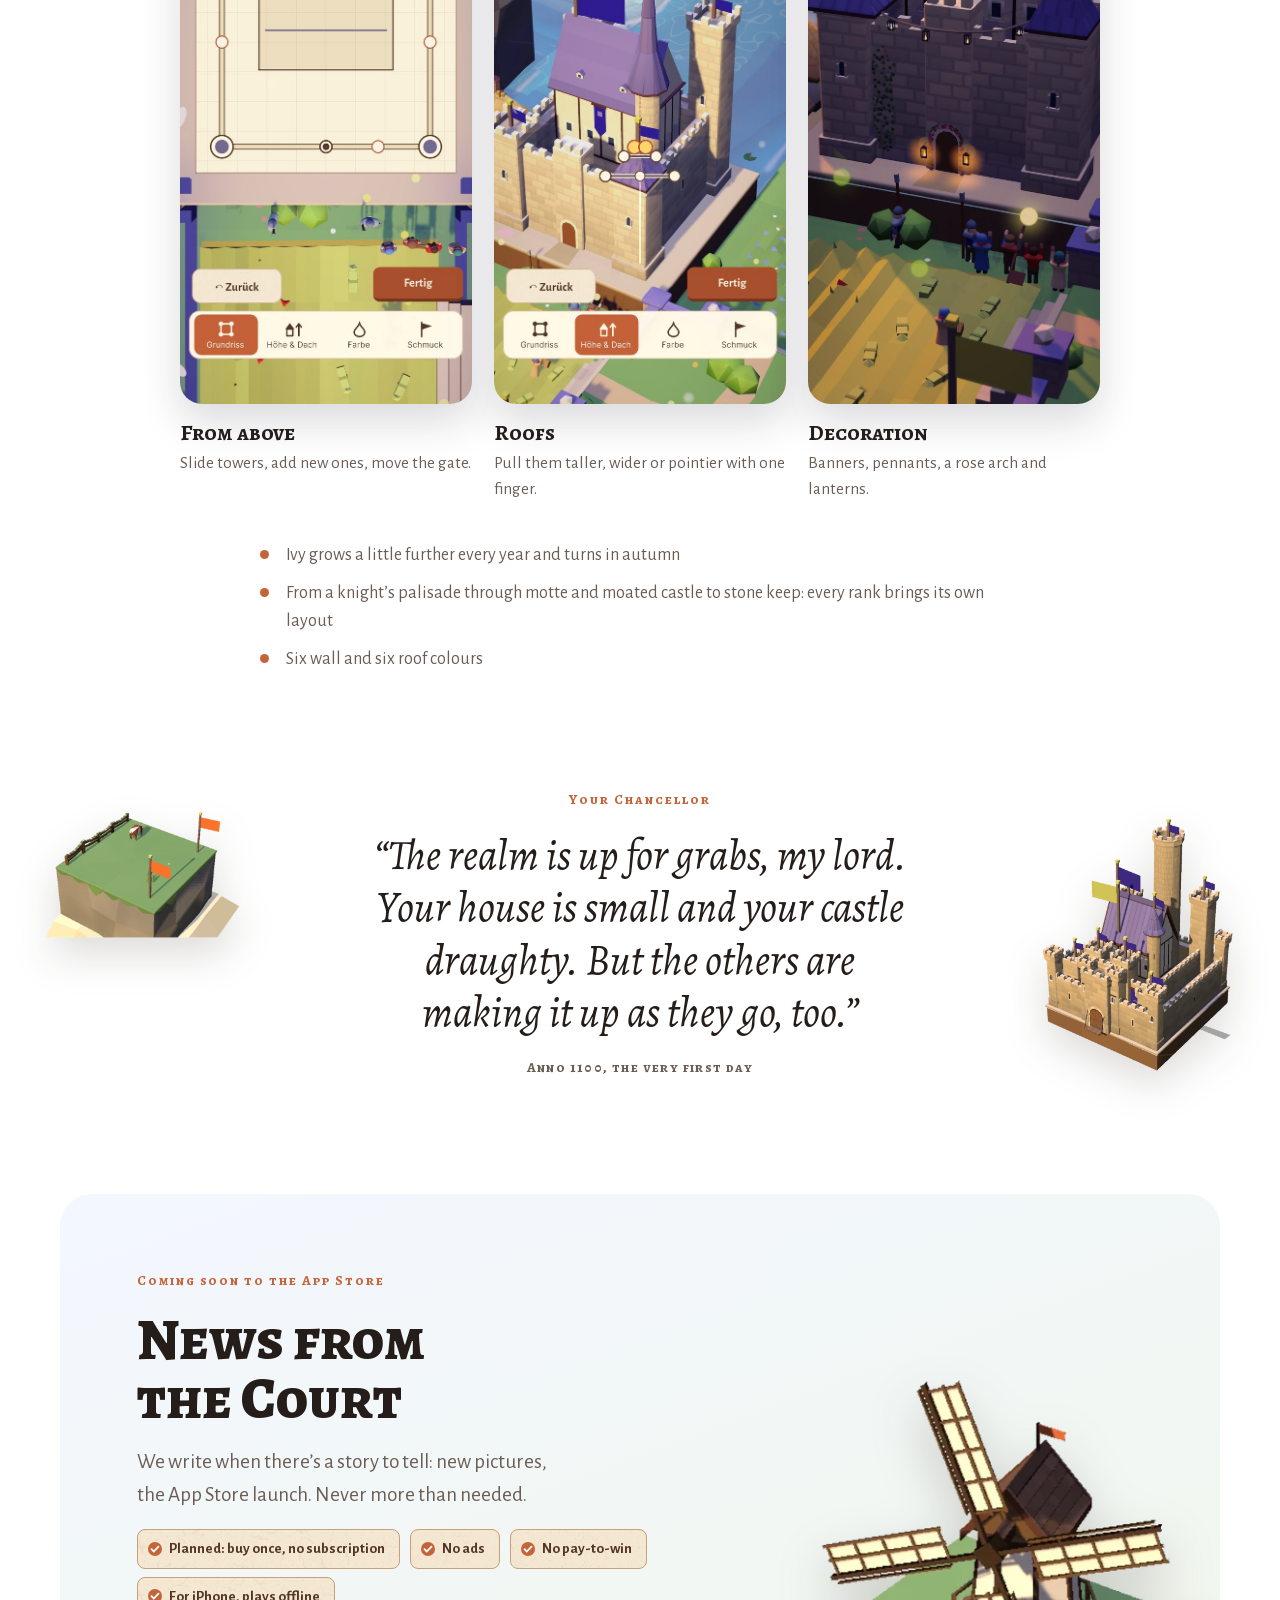
<file: en.html>
<!doctype html>
<html lang="en">
<head>
<meta charset="utf-8">
<meta name="viewport" content="width=device-width,initial-scale=1">
<meta name="color-scheme" content="light">
<meta name="theme-color" content="#ffffff">
<title>Meadowcrowns – build a little kingdom to fall in love with</title>
<meta name="description" content="Meadowcrowns is a cozy building and strategy game for iPhone: make it beautiful first, then make it great. Planned: buy once, no subscription, no ads, no pay-to-win.">
<link rel="canonical" href="https://meadowcrowns.com/en.html">
<link rel="alternate" hreflang="de" href="https://meadowcrowns.com/">
<link rel="alternate" hreflang="en" href="https://meadowcrowns.com/en.html">
<link rel="alternate" hreflang="x-default" href="https://meadowcrowns.com/">
<link rel="icon" href="favicon.svg" type="image/svg+xml">
<meta property="og:type" content="website">
<meta property="og:site_name" content="Meadowcrowns">
<meta property="og:title" content="Meadowcrowns – build a little kingdom to fall in love with">
<meta property="og:description" content="Meadowcrowns is a cozy building and strategy game for iPhone: make it beautiful first, then make it great. Planned: buy once, no subscription, no ads, no pay-to-win.">
<meta property="og:url" content="https://meadowcrowns.com/en.html">
<meta property="og:locale" content="en_US">
<meta property="og:locale:alternate" content="de_DE">
<meta property="og:image" content="https://meadowcrowns.com/img/og.jpg">
<meta property="og:image:width" content="1200">
<meta property="og:image:height" content="630">
<meta property="og:image:alt" content="Meadowcrowns: a small island with a castle and villages">
<meta name="twitter:card" content="summary_large_image">
<meta name="twitter:title" content="Meadowcrowns – build a little kingdom to fall in love with">
<meta name="twitter:description" content="Meadowcrowns is a cozy building and strategy game for iPhone: make it beautiful first, then make it great. Planned: buy once, no subscription, no ads, no pay-to-win.">
<meta name="twitter:image" content="https://meadowcrowns.com/img/og.jpg">
<style>
@font-face {
  font-family: 'Alegreya';
  font-style: italic;
  font-weight: 400;
  font-display: swap;
  src: url(fonts/alegreya-italic-400-latin-ext.woff2) format('woff2');
  unicode-range: U+0100-02BA, U+02BD-02C5, U+02C7-02CC, U+02CE-02D7, U+02DD-02FF, U+0304, U+0308, U+0329, U+1D00-1DBF, U+1E00-1E9F, U+1EF2-1EFF, U+2020, U+20A0-20AB, U+20AD-20C4, U+2113, U+2C60-2C7F, U+A720-A7FF;
}
@font-face {
  font-family: 'Alegreya';
  font-style: italic;
  font-weight: 400;
  font-display: swap;
  src: url(fonts/alegreya-italic-400-latin.woff2) format('woff2');
  unicode-range: U+0000-00FF, U+0131, U+0152-0153, U+02BB-02BC, U+02C6, U+02DA, U+02DC, U+0304, U+0308, U+0329, U+2000-206F, U+20AC, U+2122, U+2191, U+2193, U+2212, U+2215, U+FEFF, U+FFFD;
}
@font-face {
  font-family: 'Alegreya SC';
  font-style: normal;
  font-weight: 700;
  font-display: swap;
  src: url(fonts/alegreya-sc-normal-700-latin-ext.woff2) format('woff2');
  unicode-range: U+0100-02BA, U+02BD-02C5, U+02C7-02CC, U+02CE-02D7, U+02DD-02FF, U+0304, U+0308, U+0329, U+1D00-1DBF, U+1E00-1E9F, U+1EF2-1EFF, U+2020, U+20A0-20AB, U+20AD-20C4, U+2113, U+2C60-2C7F, U+A720-A7FF;
}
@font-face {
  font-family: 'Alegreya SC';
  font-style: normal;
  font-weight: 700;
  font-display: swap;
  src: url(fonts/alegreya-sc-normal-700-latin.woff2) format('woff2');
  unicode-range: U+0000-00FF, U+0131, U+0152-0153, U+02BB-02BC, U+02C6, U+02DA, U+02DC, U+0304, U+0308, U+0329, U+2000-206F, U+20AC, U+2122, U+2191, U+2193, U+2212, U+2215, U+FEFF, U+FFFD;
}
@font-face {
  font-family: 'Alegreya SC';
  font-style: normal;
  font-weight: 800;
  font-display: swap;
  src: url(fonts/alegreya-sc-normal-800-latin-ext.woff2) format('woff2');
  unicode-range: U+0100-02BA, U+02BD-02C5, U+02C7-02CC, U+02CE-02D7, U+02DD-02FF, U+0304, U+0308, U+0329, U+1D00-1DBF, U+1E00-1E9F, U+1EF2-1EFF, U+2020, U+20A0-20AB, U+20AD-20C4, U+2113, U+2C60-2C7F, U+A720-A7FF;
}
@font-face {
  font-family: 'Alegreya SC';
  font-style: normal;
  font-weight: 800;
  font-display: swap;
  src: url(fonts/alegreya-sc-normal-800-latin.woff2) format('woff2');
  unicode-range: U+0000-00FF, U+0131, U+0152-0153, U+02BB-02BC, U+02C6, U+02DA, U+02DC, U+0304, U+0308, U+0329, U+2000-206F, U+20AC, U+2122, U+2191, U+2193, U+2212, U+2215, U+FEFF, U+FFFD;
}
@font-face {
  font-family: 'Alegreya Sans';
  font-style: italic;
  font-weight: 400;
  font-display: swap;
  src: url(fonts/alegreya-sans-italic-400-latin-ext.woff2) format('woff2');
  unicode-range: U+0100-02BA, U+02BD-02C5, U+02C7-02CC, U+02CE-02D7, U+02DD-02FF, U+0304, U+0308, U+0329, U+1D00-1DBF, U+1E00-1E9F, U+1EF2-1EFF, U+2020, U+20A0-20AB, U+20AD-20C4, U+2113, U+2C60-2C7F, U+A720-A7FF;
}
@font-face {
  font-family: 'Alegreya Sans';
  font-style: italic;
  font-weight: 400;
  font-display: swap;
  src: url(fonts/alegreya-sans-italic-400-latin.woff2) format('woff2');
  unicode-range: U+0000-00FF, U+0131, U+0152-0153, U+02BB-02BC, U+02C6, U+02DA, U+02DC, U+0304, U+0308, U+0329, U+2000-206F, U+20AC, U+2122, U+2191, U+2193, U+2212, U+2215, U+FEFF, U+FFFD;
}
@font-face {
  font-family: 'Alegreya Sans';
  font-style: normal;
  font-weight: 400;
  font-display: swap;
  src: url(fonts/alegreya-sans-normal-400-latin-ext.woff2) format('woff2');
  unicode-range: U+0100-02BA, U+02BD-02C5, U+02C7-02CC, U+02CE-02D7, U+02DD-02FF, U+0304, U+0308, U+0329, U+1D00-1DBF, U+1E00-1E9F, U+1EF2-1EFF, U+2020, U+20A0-20AB, U+20AD-20C4, U+2113, U+2C60-2C7F, U+A720-A7FF;
}
@font-face {
  font-family: 'Alegreya Sans';
  font-style: normal;
  font-weight: 400;
  font-display: swap;
  src: url(fonts/alegreya-sans-normal-400-latin.woff2) format('woff2');
  unicode-range: U+0000-00FF, U+0131, U+0152-0153, U+02BB-02BC, U+02C6, U+02DA, U+02DC, U+0304, U+0308, U+0329, U+2000-206F, U+20AC, U+2122, U+2191, U+2193, U+2212, U+2215, U+FEFF, U+FFFD;
}
@font-face {
  font-family: 'Alegreya Sans';
  font-style: normal;
  font-weight: 500;
  font-display: swap;
  src: url(fonts/alegreya-sans-normal-500-latin-ext.woff2) format('woff2');
  unicode-range: U+0100-02BA, U+02BD-02C5, U+02C7-02CC, U+02CE-02D7, U+02DD-02FF, U+0304, U+0308, U+0329, U+1D00-1DBF, U+1E00-1E9F, U+1EF2-1EFF, U+2020, U+20A0-20AB, U+20AD-20C4, U+2113, U+2C60-2C7F, U+A720-A7FF;
}
@font-face {
  font-family: 'Alegreya Sans';
  font-style: normal;
  font-weight: 500;
  font-display: swap;
  src: url(fonts/alegreya-sans-normal-500-latin.woff2) format('woff2');
  unicode-range: U+0000-00FF, U+0131, U+0152-0153, U+02BB-02BC, U+02C6, U+02DA, U+02DC, U+0304, U+0308, U+0329, U+2000-206F, U+20AC, U+2122, U+2191, U+2193, U+2212, U+2215, U+FEFF, U+FFFD;
}
@font-face {
  font-family: 'Alegreya Sans';
  font-style: normal;
  font-weight: 700;
  font-display: swap;
  src: url(fonts/alegreya-sans-normal-700-latin-ext.woff2) format('woff2');
  unicode-range: U+0100-02BA, U+02BD-02C5, U+02C7-02CC, U+02CE-02D7, U+02DD-02FF, U+0304, U+0308, U+0329, U+1D00-1DBF, U+1E00-1E9F, U+1EF2-1EFF, U+2020, U+20A0-20AB, U+20AD-20C4, U+2113, U+2C60-2C7F, U+A720-A7FF;
}
@font-face {
  font-family: 'Alegreya Sans';
  font-style: normal;
  font-weight: 700;
  font-display: swap;
  src: url(fonts/alegreya-sans-normal-700-latin.woff2) format('woff2');
  unicode-range: U+0000-00FF, U+0131, U+0152-0153, U+02BB-02BC, U+02C6, U+02DA, U+02DC, U+0304, U+0308, U+0329, U+2000-206F, U+20AC, U+2122, U+2191, U+2193, U+2212, U+2215, U+FEFF, U+FFFD;
}
@font-face {
  font-family: 'Alegreya Sans';
  font-style: normal;
  font-weight: 800;
  font-display: swap;
  src: url(fonts/alegreya-sans-normal-800-latin-ext.woff2) format('woff2');
  unicode-range: U+0100-02BA, U+02BD-02C5, U+02C7-02CC, U+02CE-02D7, U+02DD-02FF, U+0304, U+0308, U+0329, U+1D00-1DBF, U+1E00-1E9F, U+1EF2-1EFF, U+2020, U+20A0-20AB, U+20AD-20C4, U+2113, U+2C60-2C7F, U+A720-A7FF;
}
@font-face {
  font-family: 'Alegreya Sans';
  font-style: normal;
  font-weight: 800;
  font-display: swap;
  src: url(fonts/alegreya-sans-normal-800-latin.woff2) format('woff2');
  unicode-range: U+0000-00FF, U+0131, U+0152-0153, U+02BB-02BC, U+02C6, U+02DA, U+02DC, U+0304, U+0308, U+0329, U+2000-206F, U+20AC, U+2122, U+2191, U+2193, U+2212, U+2215, U+FEFF, U+FFFD;
}
@font-face {
  font-family: 'Berkshire Swash';
  font-style: normal;
  font-weight: 400;
  font-display: swap;
  src: url(fonts/berkshire-swash-normal-400-latin-ext.woff2) format('woff2');
  unicode-range: U+0100-02BA, U+02BD-02C5, U+02C7-02CC, U+02CE-02D7, U+02DD-02FF, U+0304, U+0308, U+0329, U+1D00-1DBF, U+1E00-1E9F, U+1EF2-1EFF, U+2020, U+20A0-20AB, U+20AD-20C4, U+2113, U+2C60-2C7F, U+A720-A7FF;
}
@font-face {
  font-family: 'Berkshire Swash';
  font-style: normal;
  font-weight: 400;
  font-display: swap;
  src: url(fonts/berkshire-swash-normal-400-latin.woff2) format('woff2');
  unicode-range: U+0000-00FF, U+0131, U+0152-0153, U+02BB-02BC, U+02C6, U+02DA, U+02DC, U+0304, U+0308, U+0329, U+2000-206F, U+20AC, U+2122, U+2191, U+2193, U+2212, U+2215, U+FEFF, U+FFFD;
}
</style>
<style>/* Logo 2 (Paul, 2026-11-08): the wordmark with the flower out of the cracked W, in ink. */
.mc-logo { display: block; fill: var(--ink); }
.logo .mc-logo { height: 30px; width: auto; aspect-ratio: 3041 / 739; }
.hero h1 .mc-logo { width: clamp(260px, 34vw, 460px); height: auto; aspect-ratio: 3041 / 739; }
</style>
<style>
/* Layout: white and open. The living map of a European realm plays in a large rounded window; the castle, cut out of the
   game, stands in front and reaches down onto the white. Then the two halves of the game, the courts of many cultures with
   faces that change their feelings, talking with the neighbours, decorating, the children's letters, and the list.
   Phones are drawn as a current iPhone Pro (titanium frame, Dynamic Island). One light look on purpose. */
:root {
  --white: #ffffff;
  --mist: #f5f2ec;
  --ink: #241d19;
  --ink-2: #6a5d54;
  --terra: #c4643a;
  --terra-deep: #9c4721;
  --meadow: #5f8d3c;
  --royal: #1f5fae;
  --line: #ebe4da;
  --display: "Berkshire Swash", "Alegreya SC", Georgia, serif;
  --head: "Alegreya SC", Georgia, serif;
  --body: "Alegreya Sans", "Segoe UI", system-ui, sans-serif;
  --quote: "Alegreya", Georgia, serif;
  color-scheme: light;
}
* { box-sizing: border-box; }
html, body { overflow-x: clip; max-width: 100%; }
body { background: var(--white); color: var(--ink); font: 18px/1.55 var(--body); margin: 0; }
/* Pieces that reach past the edges (the castle, the cut-outs, the bleeding island) never widen the page. */
main, header, footer, section, .hero { overflow-x: clip; }
img, video { max-width: 100%; display: block; }
h1, h2, h3 { margin: 0; text-wrap: balance; }
p { margin: 0; }
.wrap { max-width: 1200px; margin: 0 auto; padding-left: max(20px, env(safe-area-inset-left, 0px)); padding-right: max(20px, env(safe-area-inset-right, 0px)); }

/* Top bar */
.bar { position: sticky; top: env(safe-area-inset-top, 0px); z-index: 20; background: rgba(255,255,255,.86); backdrop-filter: saturate(1.4) blur(12px); border-bottom: 1px solid var(--line); }
body::before { content: ""; position: fixed; inset: 0 0 auto; height: env(safe-area-inset-top, 0px); z-index: 21; background: var(--white); }
.bar .wrap { display: flex; align-items: center; justify-content: space-between; gap: 16px; padding-block: 12px; }
.logo { font-family: var(--display); font-size: 24px; color: var(--ink); text-decoration: none; line-height: 1; }
.logo span { color: var(--terra); }
.bar nav { display: flex; gap: 22px; align-items: center; }
.bar nav a { color: var(--ink-2); text-decoration: none; font-weight: 500; font-size: 16px; }
.bar nav a:hover { color: var(--ink); }
.btn { display: inline-flex; align-items: center; border: 0; border-radius: 999px; padding: 12px 22px; font: 700 16px/1 var(--body); cursor: pointer; background: var(--terra); color: #fff; text-decoration: none; transition: background .2s, transform .2s; }
.btn:hover { background: var(--terra-deep); transform: translateY(-1px); }
.btn:focus-visible, input:focus-visible, a:focus-visible { outline: 3px solid var(--royal); outline-offset: 3px; }
/* Language switch: two small letters in the bar, the current one filled. */
.lang { display: inline-flex; border: 1px solid var(--line); border-radius: 999px; padding: 2px; gap: 2px; }
.lang button { border: 0; background: none; font: 700 13px/1 var(--body); color: var(--ink-2); padding: 7px 9px; border-radius: 999px; cursor: pointer; }
.lang button[aria-pressed="true"] { background: var(--ink); color: #fff; }
.btn.small { padding: 9px 16px; font-size: 15px; }
.bar nav a.btn, .bar nav a.btn:hover { color: #fff; font-weight: 700; }

/* Hero */
/* The stage runs edge to edge; its copy and the castle still line up with the page's 1200px column. */
.hero.wrap { position: relative; max-width: none; padding: 0; }
.stage { position: relative; border-radius: 0; overflow: hidden; height: min(74vh, 700px); min-height: 520px; background: #bfe3ef; }
.stage video, .stage .poster { position: absolute; inset: 0; width: 100%; height: 100%; object-fit: cover; }
.stage::after { content: ""; position: absolute; inset: 0; background: linear-gradient(90deg, rgba(255,255,255,.86) 0%, rgba(255,255,255,.6) 34%, rgba(255,255,255,0) 60%); pointer-events: none; }
.hero-copy { position: absolute; z-index: 2; left: max(clamp(20px, 5vw, 64px), calc((100vw - 1200px) / 2 + 64px)); top: clamp(28px, 7vh, 72px); max-width: 520px; display: flex; flex-direction: column; gap: 18px; }
.kicker { font-family: var(--head); font-weight: 700; letter-spacing: .14em; font-size: 14px; color: var(--terra); }
.hero h1 { font-family: var(--display); font-weight: 400; font-size: clamp(52px, 7.6vw, 104px); line-height: .9; }
.hero h1 small { display: block; font-size: .42em; color: var(--terra); margin-bottom: 4px; }
.claim { font-size: clamp(19px, 2vw, 23px); max-width: 30ch; }
.join { display: flex; gap: 8px; flex-wrap: wrap; max-width: 460px; }
.join input { flex: 1 1 200px; min-width: 0; border: 1.5px solid var(--line); background: #fff; color: var(--ink); border-radius: 999px; padding: 12px 18px; font: 17px var(--body); }
.store { color: var(--ink-2); font-size: 15px; }
.store b { color: var(--ink); }
.thanks { color: var(--meadow); font-weight: 700; }
.castle { position: absolute; z-index: 3; right: max(clamp(10px, 6vw, 110px), calc((100vw - 1200px) / 2 + 110px)); bottom: -250px; width: min(40vw, 520px); pointer-events: none; filter: drop-shadow(0 34px 40px rgba(30,30,50,.24)); }
.below-hero { height: 240px; }

/* Section heads */
section { padding-block: clamp(56px, 9vw, 120px); }
.eyebrow { font-family: var(--head); font-weight: 700; letter-spacing: .14em; font-size: 14px; color: var(--terra); }
h2 { font-family: var(--head); font-weight: 800; font-size: clamp(32px, 4.6vw, 58px); line-height: 1.02; }
.lead { font-size: clamp(18px, 1.8vw, 21px); color: var(--ink-2); max-width: 54ch; }
.head { display: flex; flex-direction: column; gap: 14px; }

/* Two halves */
.realm { display: grid; grid-template-columns: repeat(2, minmax(0, 1fr)); gap: clamp(16px, 2.4vw, 28px); margin-top: 44px; }
.realm article { border-radius: 26px; padding: clamp(22px, 2.6vw, 32px); display: grid; grid-template-columns: minmax(0, 1fr) minmax(0, .82fr); grid-template-rows: auto 1fr auto; gap: 12px clamp(18px, 2.2vw, 28px); min-width: 0; }
.realm .build { background: #eef5e6; }
.realm .trade { background: #fbeee6; }
.realm .rule { background: #f8f1dc; }
.realm .war { background: #eaeff8; }
.realm h3 { font-family: var(--display); font-weight: 400; font-size: clamp(38px, 3.8vw, 52px); line-height: 1; }
.realm .build h3 { color: var(--meadow); }
.realm .trade h3 { color: var(--terra-deep); }
.realm .rule h3 { color: #8a6414; }
.realm .war h3 { color: var(--royal); }
.realm p { color: var(--ink-2); }
.realm .pic { grid-column: 2; grid-row: 1 / -1; margin: 0; align-self: center; }
.realm .pic img { width: 100%; aspect-ratio: 4 / 5; object-fit: cover; border-radius: 18px; box-shadow: 0 18px 40px rgba(30,30,50,.12); }
.realm .fact { margin: 0; font-size: 15px; color: var(--ink); border-top: 1px solid rgba(36,29,25,.12); padding-top: 10px; }
@media (max-width: 980px) { .realm { grid-template-columns: 1fr; } }
/* The four boxes show the game from where one plays it, wide and uncut, the picture under the text (Paul, 2026-11-02:
   „ganz schön nah dran“; the upright crops zoomed into the scene). */
.realm article { grid-template-columns: minmax(0, 1fr); grid-template-rows: none; }
.realm .pic { grid-column: auto; grid-row: auto; }
.realm .pic img { aspect-ratio: 16 / 9; }
@media (max-width: 640px) { .realm article { grid-template-columns: 1fr; grid-template-rows: none; } .realm .pic { grid-column: auto; grid-row: auto; } }

/* Courts of many cultures: faces that change their feelings */
.courts { margin-top: 48px; display: grid; grid-template-columns: repeat(6, minmax(0, 1fr)); gap: 18px; }
.court { display: flex; flex-direction: column; align-items: center; gap: 8px; text-align: center; min-width: 0; }
.face { position: relative; width: 100%; aspect-ratio: 1; border-radius: 50%; background: var(--c); overflow: hidden; box-shadow: inset 0 -18px 30px rgba(0,0,0,.12); }
.face video { position: absolute; inset: 0; width: 100%; height: 100%; object-fit: cover; }
.court b { font-family: var(--head); font-size: 18px; }
.court span { color: var(--ink-2); font-size: 15px; }
.feel-note { margin-top: 24px; text-align: center; color: var(--ink-2); font-size: 16px; }
.feel { margin-top: 26px; display: flex; flex-wrap: wrap; gap: 8px; justify-content: center; }
.feel span { border: 1px solid var(--line); border-radius: 999px; padding: 4px 12px; font-size: 15px; color: var(--ink-2); transition: background .3s, color .3s, border-color .3s; }
.feel span.on { background: var(--ink); color: #fff; border-color: var(--ink); }

/* iPhone (a current Pro: titanium frame, Dynamic Island) */
/* A flat phone (Paul, 2026-10-27): one dark ink frame, a plain notch, flat side keys, no shine or shadow. */
.iphone { --frame: #2b2d42; position: relative; width: 100%; aspect-ratio: 402 / 874; border-radius: 13% / 6%; padding: 1.4%; background: var(--frame); }
.iphone .screen { position: relative; width: 100%; height: 100%; border-radius: 11.8% / 5.4%; overflow: hidden; background: #fbfbfe; }
.iphone .screen img { width: 100%; height: 100%; object-fit: cover; }
.iphone .screen::before { content: ""; position: absolute; z-index: 2; top: 0; left: 50%; width: 40%; height: 3%; translate: -50% 0; background: var(--frame); border-radius: 0 0 12px 12px; }
.iphone::before { content: ""; position: absolute; left: -1.1%; top: 14%; width: 1.3%; height: 5%; border-radius: 3px 0 0 3px; background: var(--frame); box-shadow: 0 3.4em 0 0 var(--frame), 0 6.2em 0 0 var(--frame); }
.iphone::after { content: ""; position: absolute; right: -1.1%; top: 23%; width: 1.3%; height: 10%; border-radius: 0 3px 3px 0; background: var(--frame); }

/* War */
.war { background: linear-gradient(180deg, #ffffff 0%, #eef2fa 40%, #ffffff 100%); }
.war-hero { position: relative; margin-top: 40px; }
.war-wide { width: 100%; border-radius: 28px; aspect-ratio: 1800 / 1013; object-fit: cover; box-shadow: 0 30px 60px rgba(30,40,80,.18); }
.war-cut { position: absolute; width: min(30%, 340px); left: -3%; bottom: -14%; filter: drop-shadow(0 24px 26px rgba(30,40,80,.25)); }
.war-badge { position: absolute; right: 4%; top: 7%; background: rgba(255,255,255,.92); backdrop-filter: blur(6px); border-radius: 18px; padding: 12px 18px; display: flex; flex-direction: column; box-shadow: 0 12px 30px rgba(30,40,80,.15); }
.war-badge b { font-family: var(--head); font-size: 34px; color: var(--royal); line-height: 1; }
.war-badge span { color: var(--ink-2); font-size: 15px; }
.lands { display: grid; grid-template-columns: repeat(4, minmax(0, 1fr)); gap: 20px; margin-top: 48px; }
.lands figure { margin: 0; display: flex; flex-direction: column; gap: 12px; min-width: 0; }
.lands img { width: 100%; aspect-ratio: 4 / 5; object-fit: cover; border-radius: 20px; box-shadow: 0 18px 40px rgba(30,30,50,.12); }
.lands figure:nth-child(even) { transform: translateY(28px); }
.lands figcaption { color: var(--ink-2); font-size: 17px; }
.lands figcaption b { display: block; font-family: var(--head); font-size: 22px; color: var(--ink); }
@media (max-width: 980px) { .lands { grid-template-columns: repeat(2, minmax(0, 1fr)); } }
@media (max-width: 560px) { .lands { grid-template-columns: 1fr; } .lands figure:nth-child(even) { transform: none; } .lands img { aspect-ratio: 16 / 10; } }
/* The goal as a picture: the house's throne hall from the game, the crown waiting on its cushion. */
.visual.hall, .row .visual.hall { margin: 0; min-height: 0; display: flex; flex-direction: column; gap: 12px; }
.hall video { width: 100%; aspect-ratio: 4 / 3; object-fit: cover; border-radius: 24px; box-shadow: 0 30px 60px rgba(60,40,20,.18); background: #e9d8bf; }
.hall figcaption { text-align: center; color: var(--ink-2); font-size: 16px; font-style: italic; }
.war-grid { display: grid; grid-template-columns: repeat(3, minmax(0, 1fr)); gap: 22px; margin-top: 80px; }
.war-grid figure { margin: 0; display: flex; flex-direction: column; gap: 12px; min-width: 0; }
.war-grid img, .war-grid video { width: 100%; border-radius: 20px; aspect-ratio: 16 / 10; object-fit: cover; }
.war-grid figure:nth-child(2) { transform: translateY(28px); }
.war-grid figcaption { color: var(--ink-2); font-size: 17px; }
.war-grid figcaption b { display: block; font-family: var(--head); font-size: 22px; color: var(--ink); }
.war-facts { list-style: none; padding: 0; margin: 64px 0 0; display: grid; grid-template-columns: repeat(3, minmax(0, 1fr)); gap: 18px; }
.war-facts li { border-top: 2px solid var(--royal); padding-top: 12px; color: var(--ink-2); }
.war-facts b { display: block; font-family: var(--head); font-size: 28px; color: var(--royal); }

/* Feature rows */
.row { display: grid; grid-template-columns: minmax(0, 6fr) minmax(0, 5fr); gap: clamp(28px, 5vw, 72px); align-items: center; }
.row.flip { grid-template-columns: minmax(0, 5fr) minmax(0, 6fr); }
.row.flip .visual { order: -1; }
.visual { position: relative; min-height: 520px; }
.visual .iphone { width: min(300px, 62%); margin: 0 auto; }
.chat { display: flex; flex-direction: column; gap: 10px; margin-top: 20px; max-width: 460px; }
.bubble { align-self: flex-start; display: flex; gap: 10px; align-items: flex-end; max-width: 92%; }
.bubble img { width: 44px; height: 44px; border-radius: 50%; background: var(--c, #ddd); flex: 0 0 auto; object-fit: cover; }
.bubble p { background: var(--mist); border-radius: 18px 18px 18px 6px; padding: 10px 14px; font-size: 17px; }
.bubble.me { align-self: flex-end; }
.bubble.me p { background: var(--terra); color: #fff; border-radius: 18px 18px 6px 18px; }
.bubble small { display: block; font-size: 13px; font-weight: 700; color: var(--terra); }
.float { position: absolute; filter: drop-shadow(0 16px 20px rgba(40,30,20,.18)); }
.float.a { width: 46%; left: -4%; bottom: 2%; }
.float.b { width: 34%; right: -2%; top: 4%; }
.visual .bg-blob { position: absolute; inset: 8% 4%; border-radius: 40px; background: #eef5e6; z-index: -1; }
.visual .bg-blob.rose { background: #fbeee6; }
.visual .bg-blob.sky { background: #eaf2f9; }
.points { display: flex; flex-direction: column; gap: 10px; margin-top: 18px; padding: 0; list-style: none; }
.points li { display: grid; grid-template-columns: 14px minmax(0, 1fr); gap: 12px; align-items: baseline; color: var(--ink-2); }
.points li::before { content: ""; width: 9px; height: 9px; border-radius: 50%; background: var(--terra); translate: 0 -1px; }
.letter { background: #fff; border-radius: 16px; padding: 12px 14px; box-shadow: 0 10px 26px rgba(60,40,20,.10); max-width: 300px; }
.letter .who { font-family: var(--head); font-weight: 700; font-size: 13px; letter-spacing: .06em; color: var(--terra); }
.letter q { font-family: var(--quote); font-style: italic; font-size: 18px; quotes: "„" "“"; }
.visual .letter { position: absolute; z-index: 2; }
.visual .letter.l1 { left: 0; top: 10%; transform: rotate(-3deg); }
.visual .letter.l2 { right: 0; bottom: 14%; transform: rotate(2deg); }

/* Quote */
.quote { text-align: center; display: flex; flex-direction: column; align-items: center; gap: 18px; position: relative; }
.quote blockquote { margin: 0; font-family: var(--quote); font-style: italic; font-size: clamp(26px, 3.4vw, 42px); line-height: 1.25; max-width: 26ch; }
.quote cite { font-style: normal; font-family: var(--head); font-weight: 700; letter-spacing: .1em; font-size: 14px; color: var(--ink-2); }
.quote .side { position: absolute; width: clamp(120px, 16vw, 220px); filter: drop-shadow(0 16px 20px rgba(40,30,20,.16)); }
.quote .side.l { left: 0; top: 6%; }
.quote .side.r { right: 0; bottom: 0; }

/* Final call */
.final { position: relative; border-radius: 32px; background: linear-gradient(160deg, #f3f7ff, #f1f7ea); padding: clamp(36px, 6vw, 80px); overflow: hidden; display: flex; flex-direction: column; gap: 18px; }
/* The windmill alone on its tile, large on the right and cut off by the card's edge (Paul, 2026-10-28: only the mill,
   bigger; the castle island is gone from here). */
.final .piece { position: absolute; z-index: 0; right: -8%; bottom: -16%; width: min(56%, 680px); filter: drop-shadow(0 22px 26px rgba(40,30,20,.2)); }
/* Copy and form keep to the left half, so the mill never covers the button. */
.final > :not(.piece) { position: relative; z-index: 1; max-width: 54%; }
.final .lead { max-width: 40ch; }
/* The promise: what the game will never do to you, as ticks. */
.promise { list-style: none; margin: 0; padding: 0; display: flex; flex-wrap: wrap; gap: 8px 10px; }
.promise li { display: inline-flex; align-items: center; gap: 7px; font-weight: 700; font-size: 15px; color: var(--ink); background: rgba(255,255,255,.75); border: 1px solid var(--line); border-radius: 999px; padding: 7px 14px 7px 10px; }
.promise li::before { content: ""; width: 14px; height: 14px; border-radius: 50%; background: var(--terra) url("data:image/svg+xml,%3Csvg xmlns='http://www.w3.org/2000/svg' viewBox='0 0 14 14'%3E%3Cpath d='M3.5 7.2l2.3 2.3 4.7-4.9' fill='none' stroke='white' stroke-width='1.8' stroke-linecap='round' stroke-linejoin='round'/%3E%3C/svg%3E") center / 14px no-repeat; flex: none; }

footer { padding-block: 34px; color: var(--ink-2); font-size: 15px; }
footer .wrap { display: flex; flex-wrap: wrap; justify-content: space-between; gap: 10px 24px; border-top: 1px solid var(--line); padding-top: 24px; }
.mock { font-size: 13px; }

@media (prefers-reduced-motion: no-preference) {
  .castle { animation: float 11s ease-in-out infinite; }
  .float { animation: float 13s ease-in-out infinite; }
  .float.b { animation-delay: -4s; }
  @keyframes float { 0%, 100% { translate: 0 0; } 50% { translate: 0 -6px; } }
}

@media (max-width: 980px) {
  .bar nav a.hide-s { display: none; }
  .castle { width: 52vw; bottom: -190px; right: 2vw; }
  .below-hero { height: 190px; }
  .courts { grid-template-columns: repeat(3, minmax(0, 1fr)); }
  .row, .row.flip { grid-template-columns: 1fr; }
  .war-grid, .war-facts { grid-template-columns: 1fr; }
  .war-grid figure:nth-child(2) { transform: none; }
  .row.flip .visual { order: 0; }
}
@media (max-width: 640px) {
  body { font-size: 17px; }
  .bar nav a { display: none; }
  .stage { min-height: 560px; height: 78vh; }
  .stage::after { background: linear-gradient(180deg, rgba(255,255,255,.9) 0%, rgba(255,255,255,.62) 45%, rgba(255,255,255,0) 70%); }
  .hero-copy { right: 20px; }
  .castle { width: 74vw; right: 0; bottom: -150px; }
  .below-hero { height: 150px; }
  .courts { grid-template-columns: repeat(2, minmax(0, 1fr)); }
  .visual { min-height: 460px; }
  .quote .side { display: none; }
  .war-cut { width: 44%; bottom: -18%; }
  .war-badge { padding: 8px 12px; }
  .war-badge b { font-size: 24px; }
  .final > :not(.piece) { max-width: none; }
  .final .piece { position: relative; right: auto; bottom: auto; width: 90%; margin: 10px -12% -40px auto; }
}

/* Buttons and fields as in the game's title menu ("Papier und Ranke", Game.uss .title-btn): a small sheet of paper with
   its fibres, a fine line inside the edge and a darker card edge below that it sinks onto when pressed; the main one in
   the game's browner terracotta with a light inner line. Corners of 10px, not pills (Paul, 2026-10-27: „etwas sehr rund“). */
:root { --paper: rgb(245, 232, 210); --paper-2: rgb(236, 220, 194); --cream: rgb(248, 236, 216); --paper-edge: rgb(196, 160, 124); --game-ink: rgb(82, 53, 37); }
.btn { position: relative; border-radius: 10px; background: rgb(164, 88, 52) url("img/paper-noise.png") center / cover; background-blend-mode: multiply;
  color: var(--cream); border-bottom: 3px solid rgb(108, 56, 30); padding: 14px 24px 13px; font: 700 17px/1 var(--head); letter-spacing: .02em; }
.btn::after { content: ""; position: absolute; inset: 4px; border: 1px solid rgba(248, 236, 216, .55); border-radius: 7px; pointer-events: none; }
.btn:hover { background-color: rgb(148, 78, 46); transform: none; }
.btn:active { transform: translateY(2px); border-bottom-width: 1px; margin-bottom: 2px; }
.btn.small { border-radius: 8px; padding: 10px 16px 9px; font-size: 15px; }
.btn.small::after { inset: 3px; border-radius: 6px; }
.bar nav a.btn, .bar nav a.btn:hover { color: var(--cream); }
.join input { border-radius: 10px; border: 1px solid rgba(164, 112, 50, .55); border-bottom: 3px solid var(--paper-edge);
  background: rgb(252, 248, 238) url("img/paper-noise.png") center / cover; background-blend-mode: multiply; color: var(--game-ink); font-weight: 700; }
.join input::placeholder { color: rgb(150, 120, 98); font-weight: 400; }
.join input:focus { outline: none; border-color: rgb(164, 88, 52); box-shadow: 0 0 0 3px rgba(196, 100, 58, .18); }
.lang { border-radius: 9px; border-color: var(--paper-edge); background: var(--paper) url("img/paper-noise.png") center / cover; background-blend-mode: multiply; }
.lang button { border-radius: 6px; color: var(--game-ink); }
.lang button[aria-pressed="true"] { background: rgb(164, 88, 52); color: var(--cream); }
.promise li { border-radius: 8px; border-color: var(--paper-edge); background: var(--paper) url("img/paper-noise.png") center / cover; background-blend-mode: multiply; color: var(--game-ink); }
/* The promise under the hero form on a slip of paper, so it reads on any frame of the film behind it. */
.hero .store { display: inline-block; width: fit-content; max-width: 100%; padding: 9px 14px 8px; border-radius: 10px; border-bottom: 3px solid var(--paper-edge);
  background: rgba(248, 236, 216, .94) url("img/paper-noise.png") center / cover; background-blend-mode: multiply; color: var(--game-ink); box-shadow: 0 8px 20px rgba(60, 40, 20, .12); }
.hero .store b { color: var(--game-ink); }
/* Newsletter: one short line under each form says what happens (confirmation mail, unsubscribe any time) and links the
   privacy page. The trap field is for bots only; people never see it. */
.consent { font-size: 14px; line-height: 1.4; color: var(--ink-2); max-width: 46ch; }
.consent a, footer a { color: inherit; text-decoration: underline; text-decoration-color: var(--paper-edge); text-underline-offset: 3px; }
.consent a:hover, footer a:hover { color: var(--ink); }
.hero .consent { margin-top: -10px; color: var(--game-ink); }
.hp { position: absolute; left: -9999px; width: 1px; height: 1px; overflow: hidden; }
.join-error { flex-basis: 100%; color: var(--terra-deep); font-weight: 700; font-size: 15px; }
.join button[disabled] { opacity: .7; cursor: progress; }
.join-soon { font-size: 15px; color: var(--ink-2); margin: 0; }
.join[hidden], .consent[hidden], .join-soon[hidden], .join-soon-lead[hidden], .lead[hidden] { display: none !important; }
</style>
<style>
/* Phones (Paul, 2026-10-31: „Man sieht nicht viel vom Video“): the copy on white above, then the map film in its own
   square window without the white veil, the castle smaller at its corner. */
@media (max-width: 640px) {
  .stage { height: auto; min-height: 0; overflow: visible; background: transparent; display: flex; flex-direction: column; }
  .stage::after, .stage .poster { display: none; }
  .hero-copy { position: relative; left: auto; right: auto; top: auto; max-width: none; gap: 14px;
    padding: 26px max(20px, env(safe-area-inset-right, 0px)) 22px max(20px, env(safe-area-inset-left, 0px)); }
  .stage video { order: 1; position: relative; inset: auto; width: 100%; height: auto; aspect-ratio: 1 / 1; background: #bfe3ef; }
  .castle { width: 46vw; right: 1vw; bottom: -84px; }
  /* No slip over the copy (Paul: „Kaufen kommt dann einfach später“, in the list at the end); instead the vine
     of the game's paper look as a divider above the film (teiler.png, the posts' corner vine turned on its side). */
  .hero .store { display: none; }
  .hero-copy { padding-bottom: 18px; }
  .hero-copy::after { content: ""; display: block; height: 30px; margin: 4px -4px 0; background: rgba(82, 53, 37, .7);
    -webkit-mask: url("img/teiler.png") center / contain no-repeat; mask: url("img/teiler.png") center / contain no-repeat; }
  .below-hero { height: 96px; }
}
</style>
<style>
/* The name: one word, "crown" in terracotta as in the bar. */
.hero h1 span { color: var(--terra); }
.hero h1 { font-size: clamp(48px, 6.6vw, 92px); }
/* Trailer beside the introduction, as flying game UI (Paul, 2026-11-07: „als fliegendes UI mit Staffelung, Play-Button
   und Sound an“): the film floats as a rounded upright card without any device around it; behind and around it hang cards
   cut from the trailer itself. It waits for a tap and then plays with sound. Two stagings for Paul to choose from:
   A, a stack of the game's paper cards behind the film; B, single pieces of game UI floating around it.
   The film stands on the left; the hero's castle hangs down on the right. */
.intro { display: grid; grid-template-columns: auto minmax(0, 1fr); gap: clamp(28px, 5vw, 72px); align-items: center; }
.trailer { order: -1; margin: 0; }
/* The stage keeps its size from the first paint (aspect ratio), so nothing jumps while film and cards load. */
.buehne { --fw: 62%; --fl: 19%; --ft: 5%; --px: 0; --py: 0; position: relative; width: clamp(340px, 31vw, 450px); aspect-ratio: 100 / 120; }
.ebene { position: absolute; margin: 0; pointer-events: none; rotate: var(--r, 0deg);
  transform: translate3d(calc(var(--px) * var(--d, 0) * 1px), calc(var(--py) * var(--d, 0) * 1px), 0); }
.ebene img { width: 100%; height: auto; display: block; filter: drop-shadow(0 14px 22px rgba(60, 40, 20, .2)); }
.film { position: absolute; z-index: 2; left: var(--fl); top: var(--ft); width: var(--fw); aspect-ratio: 9 / 16; border-radius: 26px;
  overflow: hidden; background: #bfe3ef; box-shadow: 0 30px 60px rgba(60, 40, 20, .22), 0 0 0 1px rgba(82, 53, 37, .08); }
.film video { width: 100%; height: 100%; object-fit: cover; display: block; background: #bfe3ef; cursor: pointer; }
/* Play: a large sheet of cream paper with the terracotta triangle, and under it a slip that promises sound and length. */
.film .play { position: absolute; z-index: 3; inset: 0; margin: auto; width: fit-content; height: fit-content; border: 0; padding: 0; background: none;
  cursor: pointer; display: flex; flex-direction: column; align-items: center; gap: 12px; color: var(--game-ink); }
.film .play .knopf { width: 92px; height: 92px; border-radius: 50%; display: grid; place-items: center; color: rgb(164, 88, 52);
  background: rgb(248, 236, 216) url("img/paper-noise.png") center / cover; background-blend-mode: multiply;
  border-bottom: 4px solid var(--paper-edge); box-shadow: 0 14px 30px rgba(40, 30, 20, .32); transition: transform .18s, box-shadow .18s; }
.film .play .knopf svg { width: 40px; height: 40px; translate: 3px 0; }
.film .play .zettel { font: 700 15px/1 var(--head); letter-spacing: .02em; padding: 8px 12px 7px; border-radius: 8px;
  background: rgba(248, 236, 216, .95) url("img/paper-noise.png") center / cover; background-blend-mode: multiply;
  border-bottom: 2px solid var(--paper-edge); box-shadow: 0 8px 18px rgba(40, 30, 20, .2); white-space: nowrap; }
.film .play:hover .knopf { transform: scale(1.06); }
.film .play:active .knopf { transform: translateY(3px) scale(.97); border-bottom-width: 1px; }
.film .play:focus-visible { outline: none; }
.film .play:focus-visible .knopf { outline: 3px solid var(--royal); outline-offset: 4px; }
.film .play[hidden] { display: none; }
/* The poster is dimmed a little while it waits, so the button reads on any picture. */
.film::after { content: ""; position: absolute; inset: 0; background: radial-gradient(circle at 50% 50%, rgba(36, 29, 25, .28), rgba(36, 29, 25, .06) 70%);
  pointer-events: none; transition: opacity .35s; }
.trailer.laeuft .film::after { opacity: 0; }
/* Sound: a round button in the film's top corner (the film's own captions sit top centre and bottom), 48px; 48px; filled terracotta with waves when on, cream and crossed out when off. */
.film .ton { position: absolute; z-index: 3; right: 10px; top: 10px; width: 48px; height: 48px; border-radius: 50%; border: 0; cursor: pointer;
  display: grid; place-items: center; padding: 0; color: var(--game-ink);
  background: rgb(248, 236, 216) url("img/paper-noise.png") center / cover; background-blend-mode: multiply;
  border-bottom: 3px solid var(--paper-edge); box-shadow: 0 8px 18px rgba(40, 30, 20, .28); transition: background-color .2s, color .2s, opacity .3s; }
.film .ton svg { width: 24px; height: 24px; }
.film .ton .welle { display: none; }
.film .ton[aria-pressed="true"] { background-color: rgb(164, 88, 52); color: var(--cream); border-bottom-color: rgb(108, 56, 30); }
.film .ton[aria-pressed="true"] .welle { display: inline; }
.film .ton[aria-pressed="true"] .stumm { display: none; }
.film .ton:focus-visible { outline: 3px solid var(--royal); outline-offset: 3px; }
.trailer:not(.begonnen) .film .ton { opacity: 0; pointer-events: none; }

/* A: a stack of paper. A blank sheet right under the film, Otto above left and Irmtraud below right, tilted, as if the
   film were the top card of the pile. */
.staffel-a .blatt { left: var(--fl); top: var(--ft); width: var(--fw); aspect-ratio: 9 / 16; border-radius: 26px; z-index: 1; --r: 4deg; --d: -.35;
  background: var(--paper) url("img/paper-noise.png") center / cover; background-blend-mode: multiply;
  box-shadow: 0 18px 36px rgba(60, 40, 20, .16), inset 0 0 0 7px var(--paper), inset 0 0 0 8px rgba(164, 112, 50, .35); translate: 3% 1.5%; }
.staffel-a .a1 { z-index: 0; width: 42%; left: -8%; top: 8%; --r: -9deg; --d: -.8; }
.staffel-a .a2 { z-index: 0; width: 42%; right: -8%; top: 50%; --r: 8deg; --d: -.6; }
.staffel-b .ebene { display: none; }
/* B: single pieces of the game's UI around the film, some behind, some in front, each at its own depth. In front they
   only touch the film's edge, and while it plays they draw back a little to give it room. */
.staffel-b .b1 { z-index: 1; width: 50%; left: -22%; top: 3%; --r: -6deg; --d: -.6; }
.staffel-b .b2 { z-index: 3; width: 27%; left: -7%; top: 64%; --r: -5deg; --d: 1.1; }
.staffel-b .b3 { z-index: 3; width: 52%; right: -8%; top: 86%; --r: 3deg; --d: 1.4; }
.staffel-b .b4 { z-index: 3; width: 44%; right: -6%; top: 33%; --r: 4deg; --d: 1.2; }
.staffel-a .b1, .staffel-a .b2, .staffel-a .b3, .staffel-a .b4 { display: none; }
.staffel-b .b1, .staffel-b .b2, .staffel-b .b3, .staffel-b .b4 { display: block; }
.staffel-b .blatt, .staffel-b .a1, .staffel-b .a2 { display: none; }
.trailer.laeuft .b2 { translate: -18% 4%; }
.trailer.laeuft .b3 { translate: 6% 14%; }
.trailer.laeuft .b4 { translate: 4% -150%; }
.ebene { transition: translate .7s cubic-bezier(.3, .7, .2, 1), transform .25s ease-out; }
@media (prefers-reduced-motion: no-preference) {
  .ebene img { animation: schweben 9s ease-in-out infinite; }
  .a2 img, .b2 img { animation-delay: -3s; animation-duration: 11s; }
  .b3 img { animation-delay: -6s; animation-duration: 10s; }
  .b4 img { animation-delay: -1.5s; }
  @keyframes schweben { 0%, 100% { translate: 0 0; } 50% { translate: 0 -7px; } }
}
@media (prefers-reduced-motion: reduce) { .ebene, .film::after, .film .ton { transition: none; } .trailer.laeuft .ebene { translate: none; } }
@media (max-width: 980px) { .buehne { width: clamp(300px, 42vw, 400px); } }
/* Phones: the film takes three quarters of the width (Paul, 2026-10-31: „Man sieht nicht viel vom Video“), the cards
   peek out at the sides and never past the screen's edge. */
@media (max-width: 640px) {
  .intro { grid-template-columns: 1fr; }
  .trailer { order: 0; }
  .buehne { --fw: 74%; --fl: 13%; --ft: 4%; width: 100%; aspect-ratio: 100 / 140; }
  .film { border-radius: 20px; }
  .staffel-a .a1, .staffel-a .a2 { width: 36%; }
  .staffel-a .a1 { left: -1%; top: 5%; }
  .staffel-a .a2 { right: -1%; top: 58%; }
  /* B on a phone: three pieces only, at the film's corners and edges; the election card stays home. */
  .staffel-b .buehne { --ft: 6%; aspect-ratio: 100 / 150; }
  .staffel-b .b1 { display: none; }
  .staffel-b .b2 { width: 24%; top: 66%; left: 0; }
  .staffel-b .b3 { width: 60%; top: 87%; right: 0; }
  .staffel-b .b4 { width: 56%; top: 0; right: 0; }
  .trailer.laeuft .b2, .trailer.laeuft .b3, .trailer.laeuft .b4 { translate: none; }
  .film .play .knopf { width: 84px; height: 84px; }
}
</style>
<style>
:where(img[width][height]) { height: auto; }
.soon-note { margin: 0; font-weight: 700; color: var(--terra); }
.film .vollbild { position: absolute; z-index: 3; right: 66px; top: 10px; width: 48px; height: 48px; border-radius: 50%; border: 0; cursor: pointer;
  display: grid; place-items: center; padding: 0; color: var(--game-ink);
  background: rgb(248, 236, 216) url("img/paper-noise.png") center / cover; background-blend-mode: multiply;
  border-bottom: 3px solid var(--paper-edge); box-shadow: 0 8px 18px rgba(40, 30, 20, .28); transition: opacity .3s; }
.film .vollbild svg { width: 22px; height: 22px; }
.film .vollbild[hidden] { display: none; }
.film .vollbild:focus-visible { outline: 3px solid var(--royal); outline-offset: 3px; }
.trailer:not(.laeuft) .film .vollbild { opacity: 0; pointer-events: none; }
#trailer-film:fullscreen { object-fit: contain; background: #000; }
#trailer-film:-webkit-full-screen { object-fit: contain; background: #000; }

</style>
</head>
<body>
<script>window.__META = {"de":{"title":"Meadowcrowns – baue dir ein kleines Königreich zum Verlieben","description":"Meadowcrowns ist ein Aufbau- und Strategiespiel für iPhone: erst schön machen, dann groß machen. Geplant: einmal kaufen, ohne Abo, ohne Werbung, ohne Pay-to-Win.","ogAlt":"Meadowcrowns: eine kleine Insel mit Burg und Dörfern"},"en":{"title":"Meadowcrowns – build a little kingdom to fall in love with","description":"Meadowcrowns is a cozy building and strategy game for iPhone: make it beautiful first, then make it great. Planned: buy once, no subscription, no ads, no pay-to-win.","ogAlt":"Meadowcrowns: a small island with a castle and villages"}};
window.__forceLang = "en";
</script>
<svg width="0" height="0" style="position:absolute" aria-hidden="true"><symbol id="mc-logo" viewBox="0 0 3041 739"><path d="M2121.97 345.622C2121.07 345.75 2118.37 346.201 2115.92 346.588C2110.57 347.49 2093.96 352.964 2090.22 355.09C2074.76 363.914 2065.81 371.321 2057.63 382.206C2052.48 389.034 2044.94 402.56 2042.23 409.967C2041.14 412.801 2039.34 417.116 2038.24 419.628C2037.08 422.076 2035.08 428.452 2033.73 433.798C2032.38 439.08 2030.25 447.389 2029.03 452.155C2024.65 469.03 2021.82 500.72 2021.11 540.718C2020.46 574.727 2024.14 613.888 2030.19 636.689C2031.41 641.262 2033.15 647.96 2033.99 651.567C2034.83 655.11 2036.31 659.747 2037.15 661.873C2046.1 683.063 2050.54 691.63 2057.95 701.807C2075.86 726.347 2111.02 742.256 2138.59 738.198C2175.88 732.723 2198.23 714.882 2218.07 674.819C2220.46 670.053 2227.41 648.862 2228.51 643.13C2229.15 639.909 2230.76 632.115 2232.18 625.675C2236.82 603.968 2238.55 585.676 2239.01 552.827C2239.78 500.14 2235.46 459.562 2226.06 431.222C2209.64 381.627 2187.28 357.924 2147.09 347.425L2140.97 345.815L2132.28 345.557C2127.51 345.428 2122.88 345.428 2121.97 345.622ZM2139.62 402.624C2148 405.716 2157.53 418.727 2161.59 432.51C2162.55 435.666 2164.29 441.399 2165.51 445.199C2168.54 454.796 2172.79 483.201 2174.85 507.869C2177.3 536.532 2174.08 595.595 2168.41 626.834C2166.93 635.143 2160.49 657.3 2158.24 661.808C2153.21 672.114 2145.42 679.843 2137.88 682.226L2133.44 683.514L2128.48 683.257C2116.56 682.548 2107.74 673.402 2099.95 653.564C2094.92 640.746 2094.15 637.655 2091.06 618.976C2084.29 577.561 2082.81 527.836 2087.26 489.191C2088.29 480.173 2093.57 447.131 2094.66 442.816C2096.15 437.148 2102.52 421.432 2104.9 417.632C2113.79 403.719 2127.13 397.922 2139.62 402.624Z"/><path d="M2948.35 345.686C2939.59 346.523 2918.14 352.256 2912.15 355.283C2897.47 362.69 2887.29 371.708 2878.27 385.169L2873.25 392.576L2869.64 402.624C2863.97 418.276 2862.17 430.32 2862.94 447.324C2864.49 482.685 2883.1 516.629 2917.11 546.064C2946.03 571.184 2968.45 598.751 2972.83 614.532C2976.95 629.603 2976.95 647.381 2972.83 659.167C2966.64 677.073 2945.65 687.121 2922.78 683.128C2905.78 680.165 2888.84 666.639 2879.88 648.798C2874.02 637.268 2867.07 635.143 2864.04 644.031C2861.91 650.408 2866.03 713.98 2869.13 722.224C2871.83 729.438 2874.86 730.791 2889.09 731.306L2899.08 731.628L2909.06 733.947C2927.35 738.262 2938.17 739.1 2951.44 737.49C2987.19 732.981 3011.21 717.458 3027.45 688.409C3036.98 671.212 3041.04 651.696 3040.2 626.383C3039.75 610.796 3038.97 606.094 3034.66 592.117C3026.99 567.319 3015.53 551.153 2984.36 521.073C2941.2 479.465 2934.18 470.447 2929.22 450.287C2923.1 425.296 2932.76 405.909 2954.73 399.339L2959.43 397.858L2965.68 398.244L2971.86 398.566L2978.3 400.821C2991.18 405.201 2999.94 411.641 3007.67 422.269C3015.34 432.897 3021.07 434.958 3024.55 428.324L3025.77 426.069L3025.38 413.509C3025.13 406.618 3024.68 398.051 3024.35 394.509C3023.97 390.966 3023.13 382.077 3022.42 374.67C3021.07 359.792 3020.17 356.764 3016.56 354.188L3014.37 352.642L3002.78 352.256L2991.18 351.805L2980.88 349.164C2966.9 345.622 2958.14 344.655 2948.35 345.686Z"/><path d="M1101.92 346.588C1097.15 347.296 1078.47 352.642 1075.7 354.059C1051.16 366.619 1038.15 381.369 1024.18 412.543C1020.76 420.208 1013.74 441.012 1011.94 448.999C1010.52 454.925 1005.3 487.838 1004.34 496.598C1003.18 506.903 1003.18 577.045 1004.34 587.415C1006.4 605.772 1011.75 635.465 1014.39 643.323C1015.29 645.899 1016.9 651.245 1018.06 655.238C1019.15 659.232 1021.92 666.446 1024.18 671.276C1026.43 676.172 1028.3 680.358 1028.3 680.551C1028.3 681.518 1038.6 697.878 1042.53 703.095C1054.77 719.584 1068.88 729.309 1089.29 735.3L1099.47 738.327L1109.52 738.649L1119.57 738.906L1124.85 737.876C1131.55 736.523 1146.17 732.015 1149.65 730.276C1170.52 719.777 1185.97 703.546 1198.08 679.392C1203.88 667.798 1211.09 645.899 1213.41 632.759C1214.38 627.478 1215.99 618.783 1217.02 613.501C1220.95 593.405 1221.72 581.167 1221.72 543.939C1221.66 502.008 1220.88 492.025 1215.28 463.105L1211.8 444.748L1207.04 430.9C1196.86 401.078 1184.81 380.725 1169.42 367.328C1152.74 352.771 1122.27 343.432 1101.92 346.588ZM1122.53 403.204C1129.42 405.78 1136.83 414.153 1142.82 426.134C1144.88 430.127 1151.71 453.636 1152.8 460.528C1154.03 467.678 1155.31 479.271 1156.92 496.276L1158.08 508.513V535.243L1158.02 561.973L1156.28 582.262C1153.64 611.762 1152.42 620.393 1148.74 634.885C1144.43 651.825 1144.04 652.855 1139.53 661.808L1135.61 669.537L1130.07 675.077L1124.59 680.616L1121.05 681.84C1118.73 682.613 1115.7 683.063 1112.35 683.063H1107.14L1102.88 680.938C1099.73 679.392 1097.35 677.524 1093.8 673.724L1088.97 668.571L1084.98 660.778C1079.96 650.859 1079.38 649.12 1075.38 632.115C1068.94 604.097 1066.69 568.414 1068.17 517.209C1069.26 478.434 1070.04 471.542 1075.58 448.935L1079.12 434.442L1083.95 424.781L1088.78 415.12L1093.48 410.224C1096.06 407.519 1099.15 404.814 1100.24 404.234C1106.62 401.014 1115.57 400.563 1122.53 403.204Z"/><path d="M1685.92 347.103C1673.04 349.937 1661.83 353.608 1655.97 356.958C1652.81 358.761 1648.95 360.951 1647.4 361.788C1638.26 366.941 1625.12 379.694 1617.84 390.451C1606.63 406.875 1597.68 426.005 1593.17 443.009C1591.82 448.226 1589.95 455.247 1589.05 458.596C1580.1 492.475 1580.74 582.584 1590.27 622.84C1591.82 629.41 1593.56 637.075 1594.2 639.909C1596.2 649.313 1603.15 667.541 1608.31 676.945C1621.9 701.678 1635.68 715.783 1657.19 726.926L1666.34 731.628L1674.01 733.561C1687.27 736.845 1692.81 737.683 1701.38 737.683H1709.43L1717.8 736.008C1722.44 735.042 1731.07 733.818 1737.06 733.238C1749.88 732.079 1753.74 730.855 1757.74 726.862C1761.67 722.933 1762.38 720.163 1764.18 700.454C1765.08 690.857 1766.05 681.002 1766.43 678.555C1769.07 659.876 1768.24 654.015 1762.57 652.791C1759.54 652.147 1757.61 653.499 1747.95 663.29C1735.07 676.172 1728.62 680.68 1720.12 682.484C1692.43 688.345 1667.69 665.608 1655.26 622.84C1653.52 616.722 1647.34 583.486 1646.5 575.821C1645.34 565.001 1645.41 521.524 1646.5 508.191C1647.47 497.177 1652.23 467.549 1654.62 457.952C1656.87 448.87 1662.6 434.249 1666.4 427.808C1677.29 409.387 1691.59 400.37 1709.75 400.499C1724.5 400.563 1734.23 406.167 1745.63 421.11C1750.46 427.357 1753.94 429.934 1757.8 429.934H1760.64L1762.38 428.195L1764.11 426.456L1764.37 422.72C1764.5 420.659 1764.18 413.187 1763.6 406.102C1763.02 399.017 1762.12 386.844 1761.6 378.986C1760.31 360.243 1758.96 356.12 1753.1 353.222L1750.65 352.063L1740.02 351.676L1729.4 351.225L1721.35 348.778L1713.29 346.33L1702.35 346.137L1691.4 345.879L1685.92 347.103Z"/><path d="M28.9843 349.744C26.5368 350.001 21.8349 350.259 18.55 350.324C10.8208 350.388 6.82742 351.29 4.12222 353.544L1.93229 355.412V359.599V363.785L6.24773 372.352C9.21058 378.213 10.8208 382.335 11.3361 385.169C12.7531 393.092 12.109 656.591 10.6276 684.352C9.85467 697.684 9.14616 700.712 3.9934 711.404L0 719.777V723.448V727.055L1.54583 728.73C2.38316 729.632 4.37985 730.791 5.99009 731.306L8.95294 732.337H39.8051C73.1049 732.337 74.3287 732.208 77.4204 728.987L79.2238 727.12V723.448C79.2238 720.743 78.773 718.94 77.5492 716.556C76.583 714.753 74.9084 711.597 73.8134 709.471C72.7185 707.346 71.3659 703.546 70.7862 701.098L69.7556 696.589L69.3047 666.639C69.0471 650.15 69.0471 609.894 69.3047 577.11L69.7556 517.531L70.5929 515.148C71.9455 510.961 75.4237 509.286 78 511.476C79.4815 512.7 86.1801 526.677 88.6276 533.633C89.7226 536.789 91.4617 541.04 92.4278 542.973C93.3939 544.905 95.2618 549.542 96.6144 553.278C97.967 557.014 99.9637 561.909 101.123 564.228C102.282 566.547 104.15 570.991 105.31 574.211C106.469 577.367 108.208 581.618 109.239 583.615C110.205 585.547 112.008 590.056 113.232 593.599C114.456 597.077 116.453 602.165 117.676 604.806C118.9 607.511 120.575 611.698 121.412 614.145C122.249 616.657 124.117 621.423 125.599 624.773C127.08 628.186 129.141 633.404 130.107 636.367L131.911 641.777L134.616 644.675L137.386 647.574H139.769H142.216L143.955 645.577C144.922 644.482 146.532 641.197 147.498 638.234C148.464 635.272 150.203 630.956 151.363 628.637C152.522 626.319 154.39 621.81 155.549 618.654C156.709 615.433 158.641 610.86 159.865 608.477C161.088 606.03 162.892 601.843 163.922 599.138C164.889 596.368 167.014 591.409 168.624 588.059C170.17 584.71 171.974 580.33 172.618 578.398C173.262 576.466 174.743 572.73 175.903 570.153C177.126 567.513 179.123 562.424 180.411 558.882C181.7 555.275 183.696 550.444 184.856 548.125C186.015 545.807 187.883 541.298 189.042 538.142C191.554 531.186 196.449 521.589 198.446 519.721C200.314 517.982 202.955 517.982 204.694 519.721L206.111 521.138V609.508V697.878L205.273 702.386C204.758 705.027 203.084 709.793 201.151 713.851L197.931 720.807L198.188 724.35C198.832 732.337 199.026 732.337 238.573 732.337C273.548 732.337 275.287 732.208 278.378 728.987L280.182 727.12V724.092V721.065L276.51 713.658C272.131 704.705 270.392 699.295 269.554 691.501C269.168 687.894 268.846 629.604 268.781 537.82L268.588 390L269.49 385.169C270.714 378.471 272.388 374.155 276.253 367.843L279.538 362.368V359.341V356.314L277.927 354.575C277.026 353.608 275.287 352.32 274.063 351.805L271.809 350.774L256.028 350.517C247.333 350.388 234.193 350.581 226.722 350.903L213.196 351.483L210.297 352.771C203.019 355.992 197.351 366.684 189.429 391.932C188.076 396.183 185.886 402.302 184.534 405.523C183.181 408.743 181.635 413.058 180.991 415.184C180.411 417.245 178.737 421.754 177.32 425.103C175.903 428.452 173.584 434.507 172.167 438.565C170.814 442.558 169.011 447.196 168.174 448.87C167.336 450.48 165.726 454.731 164.567 458.274C163.407 461.817 161.346 467.291 159.929 470.512C158.512 473.668 156.322 479.207 155.098 482.685C153.875 486.228 152.2 490.414 151.427 492.025C150.59 493.699 148.915 497.757 147.562 501.171C144.793 508.385 143.569 509.802 139.962 509.802H137.321L135.26 507.419C133.843 505.744 132.169 502.008 129.657 494.859C122.7 475.149 118.385 463.427 117.419 461.495C116.839 460.4 115.229 456.084 113.812 451.833C112.395 447.582 110.462 442.236 109.496 439.917C108.466 437.599 106.147 431.351 104.279 426.069C102.476 420.723 98.8688 410.611 96.2924 403.526C90.882 388.325 89.2717 383.623 86.953 375.83C84.7631 368.487 80.8341 360.758 77.5492 357.215L75.0372 354.446L71.3014 353.415C69.3047 352.836 65.4402 352.256 62.7994 351.998C60.1586 351.741 55.3923 351.161 52.1718 350.71C44.507 349.486 34.588 349.1 28.9843 349.744Z"/><path d="M1804.11 349.679C1790.46 351.418 1787.49 358.632 1795.74 369.711C1800.83 376.538 1803.02 381.304 1803.85 387.423C1804.82 394.959 1804.24 684.609 1803.21 693.304C1802.31 701.098 1800.25 707.346 1796 715.461L1792.71 721.709L1793.03 724.157C1793.42 727.055 1795.42 729.503 1798.64 730.984L1800.89 732.015L1834.58 732.208L1868.26 732.401L1871.61 731.435C1876.12 730.147 1878.18 727.892 1878.18 724.414V721.709L1873.87 713.014C1866.52 698.071 1866.59 698.393 1865.88 639.587L1865.43 600.619L1866.2 596.883C1867.56 590.571 1872.26 586.707 1880.89 584.774L1884.3 584.001L1886.94 584.774C1893.13 586.642 1896.22 591.28 1899.12 603.002C1900.15 607.447 1901.95 613.63 1902.98 616.786C1904.08 619.878 1905.94 627.349 1907.17 633.275C1908.46 639.2 1910.32 646.93 1911.42 650.343C1912.45 653.821 1914.38 661.422 1915.6 667.283C1916.89 673.144 1918.76 680.487 1919.79 683.707C1922.17 691.372 1923.21 695.881 1925.2 707.861C1927.2 720.292 1928.16 723.126 1931.39 726.797L1934.03 729.76L1937.31 730.662C1941.95 731.886 1995.34 733.303 2000.05 732.337C2004.36 731.371 2006.36 729.309 2006.36 725.703C2006.36 722.868 2006.36 722.933 1998.05 710.051C1992.77 701.935 1987.16 689.247 1983.17 676.622C1981.62 671.663 1979.05 663.676 1977.44 658.91C1972.29 643.323 1968.16 629.732 1966.1 621.552C1965.01 617.108 1963.2 610.731 1962.17 607.382C1961.08 604.033 1959.21 596.497 1957.99 590.636C1956.83 584.774 1955.09 577.56 1954.19 574.598C1950.84 563.262 1951.74 560.17 1961.53 549.8C1970.42 540.461 1972.16 538.206 1977.37 529.769L1981.75 522.684L1985.81 510.446C1995.15 482.234 1995.47 444.233 1986.58 417.696C1978.66 394.058 1966.62 378.793 1946.14 366.361L1939.31 362.239L1928.42 358.568C1908.65 351.934 1901.43 351.161 1851.13 350.388C1830.97 350.066 1813 349.679 1811.2 349.551C1809.46 349.357 1806.24 349.422 1804.11 349.679ZM1893.9 405.458C1895.77 406.038 1900.34 408.034 1904.08 409.838L1910.77 413.123L1915.93 418.533C1923.33 426.198 1926.81 434.829 1928.68 449.901C1930.74 466.84 1927.65 491.896 1922.05 503.296C1917.79 511.927 1907.3 522.168 1897.51 527.192L1893 529.447L1885.91 530.477L1878.83 531.508L1875.03 530.864C1870.39 529.962 1868.33 528.674 1867.17 525.904L1866.27 523.714V469.674V415.699L1867.23 412.479C1868.33 408.614 1870.9 406.038 1874.7 404.75C1878.31 403.59 1889.07 403.977 1893.9 405.458Z"/><path d="M320.76 351.096C308.844 352.32 306.461 358.31 313.997 368.101C317.218 372.287 319.536 377.569 320.953 383.816L322.048 388.712V542.65V696.589L320.18 702.064C318.441 707.217 316.123 712.177 312.322 718.811L310.712 721.709L310.97 724.865L311.227 728.086L312.902 729.503C316.316 732.401 317.024 732.466 396.119 732.015L470.834 731.564L474.119 730.662C481.269 728.73 483.91 723.641 485.971 707.861C486.744 702.386 487.581 696.847 487.903 695.623C489.513 689.44 491.188 676.88 490.995 672.629L490.801 667.927L489.449 666.639C488.74 665.93 487.066 665.158 485.778 664.9L483.459 664.578L479.401 666.575C477.147 667.67 473.733 669.602 471.801 670.826C460.142 678.297 448.356 680.165 413.123 680.165H396.055L392.77 679.199C388.841 678.039 385.814 674.883 385.041 671.341C384.783 669.988 384.59 644.546 384.719 614.789L384.912 560.685L386.007 558.495C388.648 553.149 393.285 552.248 415.12 553.214C432.446 553.922 434.057 554.244 440.691 559.139C448.613 564.872 454.41 563.777 457.373 555.854L458.468 552.956L458.79 538.335C459.112 523.134 458.081 500.14 456.922 495.632C454.99 488.353 449 487.065 442.365 492.475C436.826 497.049 430.45 498.272 409.645 498.916C394.316 499.432 390.58 498.916 387.875 496.082C384.719 492.733 384.719 492.862 384.719 451.833C384.654 410.031 384.654 410.031 388.133 406.682L390.065 404.814L412.415 404.878C452.735 405.007 461.946 406.746 473.153 416.343C474.635 417.567 477.082 419.049 478.692 419.564L481.591 420.53L483.588 419.693C486.164 418.598 487.517 417.052 488.483 414.153L489.191 411.899L488.225 405.458C487.645 401.916 486.615 395.024 485.906 390.129C484.296 378.599 484.038 377.504 480.174 365.782C476.696 355.154 475.665 353.544 471.543 352.063L468.902 351.096L396.763 350.903C357.087 350.774 322.886 350.839 320.76 351.096Z"/><path d="M775.813 350.774C770.209 351.29 768.663 351.741 766.474 353.673C762.351 357.28 762.995 362.561 768.728 373.318C772.979 381.111 773.816 384.718 774.589 398.695C775.491 415.506 774.976 688.474 774.009 694.657C772.721 702.773 771.884 705.091 768.406 711.017C762.738 720.55 761.965 724.93 765.314 728.537C768.341 731.757 769.179 731.821 815.167 731.499L857.935 731.177L863.41 730.211C870.173 729.052 890.72 723.706 894.455 722.16C925.179 709.536 947.98 681.582 961.957 639.587L966.337 626.383L969.557 609.636C975.161 580.717 975.805 571.635 975.29 527.514C974.903 496.726 974.645 492.991 971.683 477.919C970.652 472.766 969.042 464.779 968.14 460.142C962.73 432.768 946.305 400.949 927.24 381.111C911.524 364.751 888.337 355.154 856.583 351.934C847.436 351.032 783.542 350.066 775.813 350.774ZM862.444 408.357C884.858 414.862 897.418 431.158 905.469 464.071C907.015 470.383 907.659 475.085 910.236 499.496L912.683 522.684L912.619 543.617V564.55L910.816 579.686C908.432 599.975 907.015 607.833 904.375 615.82C903.151 619.491 901.412 625.095 900.446 628.251C898.256 635.658 890.849 650.472 885.631 657.944C876.807 670.504 870.302 674.561 853.684 677.975L848.467 679.006L845.633 678.233C842.026 677.202 839.901 674.755 838.548 669.988L837.453 666.317L837.904 541.169L838.355 416.021L839.256 412.994C840.158 410.096 842.541 407.068 844.731 406.167C846.857 405.329 855.681 406.424 862.444 408.357Z"/><path d="M2632.42 350.968C2613.87 351.483 2611.42 352.191 2610.46 357.215C2609.81 360.822 2610.72 363.721 2613.74 367.392C2622.25 377.826 2622.57 380.66 2622.82 445.07C2623.4 578.527 2623.47 617.688 2623.02 654.079L2622.5 693.369L2621.21 699.423C2620.31 703.675 2618.9 707.539 2616.32 712.692C2611.17 722.997 2611.42 726.669 2617.61 729.76L2620.83 731.371L2650.13 731.821C2686.46 732.466 2690.26 732.079 2692.07 727.313C2693.16 724.543 2692.45 719.326 2690.52 715.848C2684.53 705.092 2684.14 703.61 2682.98 686.928C2681.31 662.002 2680.28 530.799 2681.63 517.66C2682.27 511.798 2683.56 509.93 2686.91 509.93C2689.68 509.93 2691.36 511.992 2693.61 517.982C2694.64 520.558 2696.64 525.131 2698.12 528.158C2699.6 531.186 2701.66 535.823 2702.56 538.464C2703.53 541.105 2705.2 545.034 2706.3 547.159C2707.39 549.285 2709.39 553.987 2710.74 557.658C2712.16 561.329 2714.29 566.353 2715.57 568.801C2716.8 571.313 2718.6 575.435 2719.5 577.947C2720.41 580.523 2722.27 584.839 2723.69 587.608C2725.04 590.378 2726.98 594.758 2727.88 597.27C2728.78 599.846 2730.58 604.097 2731.93 606.738C2733.29 609.379 2735.22 614.016 2736.31 617.044C2737.41 620.071 2739.28 624.773 2740.57 627.478C2741.85 630.183 2743.72 634.756 2744.75 637.59C2745.85 640.36 2747.65 644.675 2748.87 647.123C2750.1 649.506 2752.16 654.53 2753.51 658.266C2754.86 662.002 2756.47 666.124 2757.12 667.412C2759.7 672.5 2768.65 701.034 2770.32 709.343C2772.96 722.804 2775.15 727.184 2780.37 729.632L2783.14 730.984L2804.2 731.435L2825.26 731.886L2828.16 731.049C2832.09 729.954 2833.83 727.957 2834.22 724.092L2834.47 720.872L2832.22 714.238C2829.71 706.895 2827.78 698.071 2826.55 688.538C2825.52 679.843 2824.88 402.302 2825.91 391.288C2827 379.759 2828.03 376.409 2834.09 365.202C2835.38 362.755 2835.96 360.822 2835.96 358.697V355.67L2834.41 353.995C2833.57 353.093 2831.83 351.998 2830.55 351.547L2828.23 350.71H2797.63H2767.04L2763.75 351.869C2759.89 353.222 2757.89 355.09 2757.31 358.053L2756.86 360.114L2760.53 367.328C2762.53 371.321 2764.72 376.86 2765.49 379.694L2766.78 384.847L2767.36 411.899C2768.13 445.972 2767.17 521.524 2766.01 525.067C2765.04 528.094 2763.43 529.575 2761.24 529.575C2758.02 529.575 2756.02 526.677 2752.67 517.08C2751.58 514.053 2749.78 509.737 2748.68 507.612C2747.65 505.422 2745.78 500.978 2744.56 497.693C2743.34 494.472 2741.21 489.126 2739.79 485.97C2737.09 479.98 2733.22 470.641 2728.39 458.21C2726.85 454.216 2724.85 449.579 2723.95 447.775C2723.05 446.036 2720.92 441.012 2719.18 436.632C2717.44 432.188 2715.32 427.164 2714.42 425.425C2713.51 423.622 2711.84 419.564 2710.68 416.408C2709.52 413.187 2707.78 409.001 2706.75 407.004C2705.78 405.072 2703.66 399.983 2702.11 395.732C2700.5 391.546 2698.18 385.749 2696.96 382.915C2695.74 380.081 2694 375.701 2693.03 373.189C2690.78 367.199 2684.14 355.992 2681.89 354.381C2680.86 353.673 2678.47 352.642 2676.54 351.998L2673 350.903L2660.44 350.71C2653.55 350.646 2640.92 350.774 2632.42 350.968Z"/><path d="M580.395 351.74C572.666 353.029 570.541 358.117 574.469 366.039C579.3 376.023 579.3 382.013 574.212 404.75C573.181 409.451 571.442 418.469 570.412 424.91C569.317 431.286 567.32 441.527 565.903 447.711C564.486 453.894 562.683 462.654 561.974 467.291C560.364 477.017 558.689 485.519 556.886 492.54C556.177 495.309 554.567 503.554 553.343 510.832C552.119 518.11 550.058 528.158 548.834 533.053C547.611 537.949 545.872 546.322 544.905 551.668C544.004 556.949 542.136 566.096 540.719 571.957C539.302 577.818 537.434 587.93 536.532 594.5C535.566 601.07 533.698 611.762 532.346 618.332C530.929 624.901 529.061 635.014 528.159 640.875C527.257 646.736 525.389 656.14 523.972 661.808C522.62 667.476 520.816 675.463 520.108 679.521C517.853 691.823 514.504 701.162 507.934 713.336C506.195 716.492 504.456 720.356 504.07 721.838L503.297 724.543L504.199 726.669C504.714 727.828 505.744 729.374 506.582 730.082L507.999 731.371L540.654 731.757L573.246 732.143L576.144 731.306C577.754 730.791 579.944 729.567 580.975 728.472L582.907 726.475V722.804C582.907 720.099 582.327 717.973 580.846 714.56C579.687 712.112 578.463 708.119 578.076 705.671L577.368 701.356L578.398 689.311C581.361 652.92 585.226 637.526 592.053 634.692L594.243 633.726L622.519 633.919L650.795 634.112L652.598 635.4C655.819 637.783 657.751 642.872 659.49 653.435C662.453 671.212 664.579 691.05 664.643 700.454L664.707 709.471L662.582 714.624L660.392 719.777L660.714 722.868C661.036 726.669 662.646 729.052 665.996 730.662L668.443 731.886L700.39 732.143C735.622 732.465 739.423 732.208 742.45 729.374C746.314 725.574 745.735 722.675 738.778 711.726C732.982 702.579 731.951 700.003 730.083 690.792C729.31 686.864 727.829 680.358 726.798 676.236C725.832 672.178 723.964 662.452 722.676 654.659C721.452 646.93 719.262 635.787 717.845 629.925C716.493 624.064 714.56 614.66 713.659 608.992C712.693 603.324 710.953 594.5 709.73 589.412C708.506 584.323 706.638 574.92 705.543 568.479C704.513 562.038 702.58 552.376 701.356 546.966C700.133 541.555 698.265 531.443 697.17 524.423C696.075 517.466 694.207 507.096 692.983 501.428C691.759 495.76 689.698 485.326 688.475 478.241C687.251 471.22 685.383 462.074 684.352 457.952C683.257 453.894 681.389 444.619 680.166 437.405C678.942 430.127 676.881 420.015 675.657 414.862C671.792 398.309 669.538 382.464 668.958 367.65L668.572 356.893L666.64 354.897C665.545 353.802 663.419 352.513 661.551 351.998L658.331 351.032L620.973 351.096C600.362 351.161 582.134 351.418 580.395 351.74ZM626.19 458.725C627.929 460.335 627.929 460.464 630.248 476.18C631.279 483.394 632.953 493.184 634.048 497.95C635.079 502.652 636.882 512.764 637.977 520.365C639.072 527.965 640.94 538.399 642.164 543.552C644.934 555.661 647.317 571.764 646.737 574.855C646.479 576.143 645.32 578.269 644.096 579.557L641.971 581.94L635.916 582.134C626.512 582.52 605.644 581.232 603.132 580.137C601.908 579.622 600.233 578.462 599.332 577.496L597.786 575.757L597.528 571.764C597.335 568.865 597.979 564.228 599.911 554.888C601.328 547.803 603.261 537.047 604.162 531.057C605.128 525.002 606.868 515.92 608.027 510.768C609.251 505.615 610.99 496.082 611.956 489.513C615.885 461.881 619.943 453.186 626.19 458.725Z"/><path d="M2248.67 351.934C2240.42 354.188 2240.23 358.117 2247.9 371.643C2252.66 380.081 2252.92 380.66 2256.91 394.186C2258.78 400.499 2260.84 409.709 2262.45 419.242C2263.87 427.551 2265.87 437.792 2266.9 442.107C2267.99 446.423 2269.86 456.342 2271.08 464.264C2272.31 472.186 2274.17 482.428 2275.21 487.13C2276.24 491.831 2278.17 502.717 2279.46 511.412C2280.74 520.107 2282.61 531.057 2283.71 535.759C2284.74 540.396 2286.61 550.702 2287.89 558.624C2289.12 566.482 2290.86 575.693 2291.69 579.042C2293.82 587.544 2294.91 593.599 2297.1 607.704C2298.14 614.403 2299.87 623.871 2300.97 628.637C2302 633.404 2303.74 643.258 2304.83 650.537C2305.93 657.815 2307.54 666.639 2308.38 670.182C2311.02 681.131 2311.85 685.769 2313.92 701.42C2316.81 723.899 2318.62 728.408 2325.44 730.727L2328.54 731.757L2350.37 731.564L2372.21 731.371L2374.78 730.082C2378.39 728.279 2380 724.672 2381.93 714.044C2382.77 709.149 2384.38 701.549 2385.41 697.04C2386.44 692.532 2388.31 682.741 2389.6 675.334C2390.82 667.863 2392.75 657.879 2393.78 653.113C2394.88 648.347 2396.62 638.814 2397.71 631.858C2398.81 624.966 2400.68 615.24 2401.83 610.281C2403.06 605.321 2404.93 595.466 2406.02 588.381C2408.34 573.438 2413.17 553.536 2414.97 551.732C2416.39 550.315 2419.1 550.186 2420.58 551.41C2422.06 552.634 2422.7 554.631 2424.18 562.295C2424.83 566.031 2426.44 573.052 2427.66 578.011C2428.89 582.907 2430.88 593.212 2432.11 600.877C2433.33 608.542 2435.2 618.589 2436.29 623.291C2437.39 627.929 2439.26 638.106 2440.48 645.835C2441.64 653.564 2443.51 663.805 2444.6 668.571C2445.63 673.338 2447.57 684.352 2448.79 693.047C2452.65 719.455 2455.87 728.343 2462.25 730.34C2465.28 731.242 2502.12 731.886 2506.82 731.049C2511.07 730.34 2513.33 728.987 2515.07 726.089C2516.55 723.448 2522.09 699.939 2524.53 685.318C2525.69 678.748 2527.56 668.765 2528.79 663.161C2530.01 657.493 2531.94 647.381 2532.97 640.618C2535.1 627.027 2536.26 621.101 2538.13 613.759C2538.77 611.054 2540.38 602.487 2541.6 594.758C2542.83 586.964 2544.89 576.144 2546.11 570.669C2547.34 565.194 2549.2 554.566 2550.3 547.159C2551.39 539.688 2553.33 528.996 2554.49 523.328C2555.71 517.66 2557.58 506.903 2558.67 499.496C2559.77 492.025 2561.63 481.461 2562.86 475.987C2564.08 470.512 2565.95 460.528 2567.05 453.765C2568.14 447.067 2570.01 437.47 2571.23 432.446C2572.46 427.422 2574.32 418.405 2575.42 412.479C2577.67 400.241 2577.93 399.082 2582.18 385.169C2584.18 378.406 2586.17 373.447 2588.24 369.711C2593.32 360.758 2593.9 356.7 2590.68 353.802C2587.79 351.161 2586.11 351.032 2553.84 351.032H2522.86L2519.9 352.063C2513.46 354.188 2512.43 357.859 2515.52 367.134L2517.58 373.253L2517.9 379.694L2518.22 386.135L2516.55 397.407C2515.58 403.59 2513.65 414.475 2512.3 421.561C2510.88 428.646 2508.88 441.077 2507.79 449.257C2506.69 457.372 2504.83 469.159 2503.6 475.343C2502.38 481.526 2500.51 493.248 2499.48 501.428C2498.38 509.544 2496.45 521.589 2495.23 528.158C2494 534.728 2492.27 545.742 2491.36 552.634C2488.92 571.442 2488.27 573.438 2484.28 573.438C2479.45 573.374 2476.55 565.774 2473.33 544.583C2472.75 540.654 2471.14 532.538 2469.79 526.548C2468.37 520.494 2466.37 510.381 2465.34 504.005C2464.25 497.628 2462.83 490.221 2462.12 487.58C2460.32 480.56 2457.81 468.322 2456.58 460.206C2456 456.277 2454.39 448.355 2453.04 442.494C2451.62 436.632 2449.76 427.229 2448.85 421.561C2447.95 415.893 2446.21 406.295 2444.99 400.305C2443.83 394.251 2442.22 384.718 2441.51 379.115C2440.54 371.772 2439.77 368.036 2438.74 365.911L2437.26 362.948L2434.04 361.338L2430.88 359.792L2419.42 359.856C2399.06 360.114 2398.68 360.436 2396.42 379.694C2395.72 385.684 2394.36 394.251 2393.46 398.695C2392.56 403.139 2390.82 412.479 2389.6 419.499C2388.31 426.52 2386.31 436.246 2385.09 441.077C2383.93 445.907 2382.06 454.989 2380.97 461.237C2379.87 467.485 2378 476.438 2376.78 481.204C2375.56 485.97 2373.62 495.052 2372.53 501.428C2371.5 507.805 2369.57 517.08 2368.34 522.04C2367.12 526.999 2365.19 536.725 2364.15 543.617C2363.06 550.509 2361.9 557.336 2361.51 558.753C2359 568.479 2356.88 572.086 2353.53 572.086C2349.53 572.15 2348.57 569.187 2345.8 547.803C2344.9 540.718 2343.16 529.125 2341.93 522.04C2340.77 514.954 2339.04 503.747 2338.07 497.113C2337.17 490.479 2335.56 480.882 2334.53 475.729C2333.5 470.576 2331.63 458.918 2330.34 449.772C2329.12 440.626 2327.18 428.968 2326.15 423.815C2322.61 406.167 2319.97 384.847 2320.55 378.084C2320.74 375.765 2321.64 370.87 2322.61 367.199C2325.12 357.602 2324.03 354.124 2317.97 352.063L2314.95 351.032L2283.39 351.096C2259.88 351.096 2250.99 351.354 2248.67 351.934Z"/><path d="M1229.71 351.934C1233.76 350.839 1294.63 350.71 1298.43 351.74C1304.74 353.479 1306.16 357.602 1303.65 367.198C1302.68 370.87 1301.78 375.765 1301.59 378.084C1301.01 384.847 1303.65 406.167 1307.19 423.815C1308.22 428.967 1310.16 440.626 1311.38 449.772C1312.67 458.918 1314.53 470.576 1315.57 475.729C1316.6 480.881 1318.21 490.478 1319.11 497.112C1320.07 503.747 1321.81 514.954 1322.97 522.039C1324.2 529.124 1325.94 540.59 1326.84 547.482C1329.86 570.797 1331.09 574.661 1335.21 573.631C1338.95 572.665 1342.23 562.875 1345.19 543.616C1346.76 533.473 1348.44 525.069 1349.59 521.379C1352.51 502.099 1358.43 465.67 1362.57 449.889C1362.92 448.555 1363.28 447.072 1363.65 445.463C1367.33 437.603 1373.91 431.894 1377.57 441.389C1382.57 454.389 1408.57 487.389 1409.57 494.389C1410.57 501.389 1400.57 495.389 1394.57 516.889C1390 533.254 1391.71 559.367 1390.73 569.04C1389.38 574.87 1388.13 581.442 1387.06 588.381C1385.97 595.466 1384.1 605.321 1382.87 610.28C1381.71 615.24 1379.85 624.966 1378.75 631.922C1377.66 638.814 1375.79 648.991 1374.56 654.466C1373.41 659.941 1371.6 669.151 1370.64 675.012C1369.67 680.873 1367.67 691.437 1366.13 698.522C1364.58 705.607 1362.91 714.173 1362.26 717.523C1361.04 724.607 1359.3 728.15 1356.14 730.018L1353.89 731.37L1331.86 731.564C1308.29 731.757 1306.1 731.564 1302.68 728.665C1298.56 725.251 1297.66 722.095 1294.95 701.42C1292.89 685.704 1292.06 681.067 1289.42 670.182C1288.58 666.639 1286.97 657.815 1285.87 650.536C1284.78 643.258 1283.04 633.403 1282.01 628.637C1280.91 623.87 1279.17 614.403 1278.14 607.704C1275.95 593.599 1274.86 587.544 1272.73 579.042C1271.9 575.693 1270.16 566.482 1268.93 558.624C1267.64 550.702 1265.78 540.397 1264.75 535.759C1263.65 531.057 1261.78 520.107 1260.5 511.412C1259.21 502.717 1257.27 491.831 1256.24 487.129C1255.21 482.427 1253.35 472.186 1252.12 464.264C1250.9 456.342 1249.03 446.423 1247.94 442.108C1246.9 437.792 1244.91 427.55 1243.49 419.241C1241.88 409.709 1239.82 400.499 1237.95 394.187C1233.96 380.661 1233.7 380.08 1228.93 371.643C1221.27 358.117 1221.46 354.188 1229.71 351.934ZM1501.58 351.676C1504.1 350.903 1565.35 350.903 1567.99 351.676C1575.07 353.673 1575.46 358.762 1569.28 369.711C1567.21 373.447 1565.22 378.406 1563.22 385.169C1558.97 399.081 1558.71 400.241 1556.46 412.479C1555.36 418.404 1553.49 427.421 1552.27 432.445C1551.05 437.469 1549.18 447.066 1548.08 453.765C1546.99 460.528 1545.12 470.512 1543.9 475.986C1542.67 481.461 1540.81 492.025 1539.71 499.496C1538.62 506.903 1536.75 517.659 1535.52 523.327C1534.37 528.995 1532.43 539.688 1531.34 547.159C1530.24 554.566 1528.38 565.193 1527.15 570.668C1525.93 576.143 1523.87 586.964 1522.64 594.758C1521.42 602.487 1519.81 611.054 1519.16 613.759C1517.3 621.101 1516.14 627.027 1514.01 640.617C1512.98 647.38 1511.05 657.492 1509.83 663.16C1508.6 668.764 1506.73 678.748 1505.57 685.318C1503.13 699.938 1497.59 723.447 1496.11 726.089C1494.37 728.987 1492.11 730.34 1487.86 731.048C1483.16 731.885 1446.32 731.242 1443.29 730.34C1436.91 728.343 1433.69 719.455 1429.83 693.047C1428.6 684.352 1426.67 673.338 1425.64 668.571C1424.55 663.805 1422.68 653.563 1421.52 645.834C1420.3 638.105 1418.43 627.929 1417.33 623.291C1416.24 618.589 1414.37 608.541 1413.15 600.876C1411.92 593.212 1410.05 583.358 1408.96 578.978C1407.8 574.598 1406.06 566.675 1405.03 561.394C1404.71 559.757 1404.38 558.171 1404.08 556.744C1403.1 546.612 1402.75 534.481 1406.07 528.889C1414.07 515.389 1429.57 499.889 1437.57 499.889C1441.44 499.889 1444.14 501.535 1446.41 504.198C1447.45 510.573 1449.36 519.968 1450.57 525.26C1451.79 530.541 1453.66 540.138 1454.69 546.579C1457.65 564.227 1460.36 572.471 1463.97 574.855C1468.22 577.624 1469.7 573.76 1472.4 552.634C1473.31 545.742 1475.04 534.728 1476.27 528.158C1477.49 521.589 1479.42 509.543 1480.52 501.428C1481.48 493.759 1483.19 482.977 1484.4 476.565L1484.88 474.119C1486.09 467.7 1487.8 456.864 1488.83 449.256C1489.92 441.076 1491.92 428.646 1493.34 421.561C1494.69 414.476 1496.62 403.59 1497.59 397.406L1499.26 386.135L1498.94 379.694C1498.68 374.928 1498.1 371.707 1496.62 367.263C1493.27 357.28 1494.37 353.866 1501.58 351.676Z"/><path d="M1549.44 0C1568.7 0.0644092 1581.19 17.4545 1576.81 38.0654C1575.59 43.8623 1570.24 54.8772 1566.51 59.5146C1557.94 70.013 1558.26 74.329 1567.79 76.9697C1584.03 81.414 1587.7 83.1528 1594.65 89.5938C1603.09 97.3228 1606.18 104.022 1606.18 114.327C1606.18 138.03 1582.48 151.813 1551.82 146.017C1545.19 144.793 1542.87 145.244 1541.64 148.206L1540.81 150.139L1541.64 156.837C1544.54 180.282 1535.2 197.93 1516.72 204.113C1509.57 206.496 1504.03 205.66 1494.3 200.829C1483.03 195.161 1476.33 184.92 1473.63 169.204C1472.4 162.183 1471.89 160.637 1470.21 159.8C1466.93 157.996 1463.39 160.444 1459.65 167.143C1458.43 169.268 1456.17 173.197 1454.56 175.838C1449.35 184.533 1445.16 192.198 1443.42 196.449C1442.45 198.704 1440.58 202.762 1439.23 205.467C1437.88 208.108 1435.88 212.809 1434.79 215.9C1433.76 218.992 1431.95 223.565 1430.86 226.142C1429.76 228.718 1427.9 234.579 1426.67 239.217C1425.45 243.854 1423.45 250.424 1422.23 253.773C1419.85 260.472 1418.17 267.557 1415.92 280.825L1414.5 289.521L1414.43 301.759V313.996L1415.59 317.088C1416.88 320.308 1418.17 321.403 1420.75 321.403C1422.81 321.403 1424.61 319.471 1430.22 311.227C1434.72 304.593 1435.43 302.789 1438.27 291.711C1441.94 277.154 1457.2 262.598 1472.79 258.733C1480 256.93 1494.3 254.482 1505.45 253.13C1511.37 252.421 1519.68 251.261 1523.93 250.553C1533.85 248.943 1538.23 249.845 1540.42 253.902C1544.86 262.147 1529.86 288.49 1512.08 303.755C1495.91 317.603 1477.11 324.946 1453.4 326.557C1442 327.33 1440.26 327.716 1430.54 330.808C1422.1 333.577 1419.85 334.865 1417.85 338.021L1416.37 340.404L1416.43 348.906L1416.56 357.473H1415.96C1416.09 372.744 1416.82 392.607 1419.07 406.389C1423.07 430.889 1439.07 431.389 1437.57 441.389C1436.07 451.389 1437.57 443.389 1429.57 445.389C1421.57 447.389 1445.57 479.389 1433.57 483.389C1426.08 485.884 1421.07 492.055 1421.07 494.389C1420.07 491.555 1417.17 484.189 1413.57 477.389C1409.07 468.889 1396.57 446.389 1389.07 429.389C1381.57 412.389 1381.07 388.389 1381.07 377.889V357.518L1380.75 357.537L1380.3 351.934C1379.98 348.327 1380.04 345.558 1380.56 344.012C1381.01 342.53 1381.01 341.628 1380.62 341.499C1380.23 341.37 1379.98 336.991 1379.98 330.421C1379.98 307.105 1377.34 295.317 1369.09 282.242C1367.67 279.988 1365.94 276.381 1365.23 274.256C1363.81 270.07 1362.33 267.944 1360.85 267.943H1359.94L1360.4 273.676L1360.85 279.344L1358.53 281.856L1356.21 284.368H1349.57C1341.91 284.368 1335.4 283.08 1324.26 279.537C1320.01 278.185 1314.21 276.317 1311.38 275.415C1289.61 268.588 1268.29 249.007 1258.5 226.915C1257.53 224.854 1255.41 220.152 1253.73 216.416C1252.06 212.68 1249.93 206.754 1249.03 203.212C1248.13 199.669 1246.33 192.713 1245.04 187.818C1242.4 177.513 1240.66 163.858 1240.98 156.129L1241.17 150.782L1242.53 148.979C1243.49 147.691 1244.52 147.111 1246.13 146.982L1248.45 146.789L1258.95 152.135C1272.93 159.22 1282.2 163.214 1293.99 167.207C1333.54 180.733 1348.87 190.459 1361.1 209.975C1363.49 213.71 1366.26 218.606 1367.29 220.925C1368.32 223.244 1370.44 227.752 1371.99 231.037C1373.47 234.257 1375.34 239.023 1376.11 241.664C1378.11 248.491 1384.36 262.404 1386.09 264.079C1389.44 267.235 1391.76 264.658 1394.4 254.739C1401.3 228.911 1414.76 202.181 1435.63 172.939C1447.22 156.708 1448.64 153.295 1444.84 150.461L1443.1 149.173L1433.89 148.979L1424.74 148.786L1420.42 147.498C1415.59 146.017 1407.22 140.22 1404.13 136.162C1394.15 123.087 1396.27 103.12 1408.96 90.7529C1415.59 84.2476 1419.72 82.2505 1430.34 80.1895C1439.3 78.5148 1440.58 77.9995 1442.07 75.874C1444.19 72.9112 1443.1 68.6604 1438.91 63.4434C1418.62 38.1305 1423.45 9.66137 1449.54 1.22363C1454.82 -0.515414 1460.87 -0.321854 1466.8 1.6748C1477.49 5.21733 1482.26 9.3395 1490.44 21.835C1496.49 31.1738 1498.04 32.5268 1501.39 32.0117C1504.87 31.432 1507.06 29.4997 1510.99 23.5098C1512.98 20.4826 1516.72 15.8449 1519.23 13.1396L1523.87 8.24414L1530.37 5.15234C1538.17 1.3522 1543.19 1.32139e-05 1549.44 0ZM1320.33 218.026C1319.62 219.765 1321.04 221.569 1332.25 233.291C1344.1 245.851 1348.61 251.197 1351.25 256.156C1353.57 260.407 1356.53 263.306 1357.5 262.34C1358.53 261.309 1357.63 255.577 1355.89 252.292C1347.26 236.061 1336.69 223.823 1327.22 219.057C1325.94 218.413 1323.94 217.639 1322.78 217.382L1320.72 216.932L1320.33 218.026ZM1508.54 72.4609C1498.43 69.6271 1490.31 71.8167 1483.68 79.0303C1472.08 91.6545 1475.3 109.238 1490.57 116.71L1494.95 118.836H1507.18L1511.37 117.29L1515.56 115.68L1519.49 111.814C1528.76 102.475 1529.21 93.5225 1520.97 82.4443C1516.65 76.5831 1513.17 73.7491 1508.54 72.4609Z"/></symbol></svg>
<style>
/* Your house (W5/W7 draft): an event card with its painted picture on a phone, two children's letters beside it, and
   the ancestors' stones before the castle as a wide picture from the game's own camera below. */
#haus .visual .iphone { width: min(280px, 58%); }
#haus .visual .letter.l1 { left: 0; top: 6%; }
#haus .visual .letter.l2 { right: 0; bottom: -9%; }
@media (max-width: 640px) { #haus .visual .letter.l2 { display: none; } #haus .visual .letter { max-width: 220px; } #haus .visual .letter q { font-size: 16px; } }
.steine, .wunder-wide { margin: 56px 0 0; display: flex; flex-direction: column; gap: 12px; }
.steine img, .wunder-wide img { width: 100%; aspect-ratio: 16 / 9; object-fit: cover; border-radius: 24px; box-shadow: 0 30px 60px rgba(60,40,20,.16); }
.steine figcaption, .wunder-wide figcaption { text-align: center; color: var(--ink-2); font-size: 16px; font-style: italic; }
/* Wonders (W7 draft): the cathedral wide, then the four works in a row like the four styles above. */
#wunder .lands { margin-top: 40px; }
</style>
<style>
/* W9: Bildreihen im Hochformat (Krieg, Burg), Fakten in zwei Spalten, Burg-Liste */
.phones { display: grid; grid-template-columns: repeat(3, minmax(0, 1fr)); gap: 22px; max-width: 920px; margin: 56px auto 0; }
.phones figure { margin: 0; display: flex; flex-direction: column; gap: 12px; min-width: 0; }
.phones img { width: 100%; height: auto; aspect-ratio: 603 / 1311; object-fit: cover; border-radius: 22px; box-shadow: 0 18px 40px rgba(30,30,50,.16); }
.phones figcaption { color: var(--ink-2); font-size: 17px; }
.phones figcaption b { display: block; font-family: var(--head); font-size: 22px; color: var(--ink); }
.war .war-facts { grid-template-columns: repeat(2, minmax(0, 1fr)); }
.burg-points { max-width: 760px; margin: 40px auto 0; }
@media (max-width: 760px) { .phones { grid-template-columns: 1fr; max-width: 320px; } .war .war-facts { grid-template-columns: 1fr; } }
</style>
<header class="bar">
  <div class="wrap">
    <a class="logo" href="#top" aria-label="Meadowcrowns"><svg class="mc-logo" viewBox="0 0 3041 739" role="img" aria-hidden="true"><use href="#mc-logo"/></svg></a>
    <nav aria-label="Seiten">
      <a class="hide-s" href="#spiel">Das Spiel</a>
      <a class="hide-s" href="#krone">Krone</a>
      <a class="hide-s" href="#haus">Haus</a>
      <a class="hide-s" href="#welten">Welten</a>
      <a class="hide-s" href="#wunder">Wunder</a>
      <a class="hide-s" href="#hoefe">Höfe</a>
      <a class="hide-s" href="#krieg">Krieg</a>
      <a class="hide-s" href="#gespraeche">Gespräche</a>
      <a class="hide-s" href="#schmuck">Schmücken</a>
      <a class="hide-s" href="#burg">Burg</a>
      <span class="lang" role="group" aria-label="Sprache"><button type="button" data-lang="de">DE</button><button type="button" data-lang="en">EN</button></span>
      <a class="btn small" href="#dabei">Dabei sein</a>
    </nav>
  </div>
</header>

<main id="top">
  <div class="hero wrap">
    <div class="stage">
      <img class="poster" src="img/welt-poster.jpg" alt="">
      <video id="map-film" src="img/welt.mp4" poster="img/welt-poster.jpg" autoplay muted loop playsinline preload="auto" aria-hidden="true"></video>
      <div class="hero-copy">
        <p class="kicker">Bald für iPhone</p>
        <h1><svg class="mc-logo" viewBox="0 0 3041 739" role="img" aria-label="Meadowcrowns"><use href="#mc-logo"/></svg></h1>
        <p class="claim">Bau dir ein kleines Königreich zum Verlieben. Und dann eins von den Nachbarn dazu.</p>
        <form class="join" id="join-top" novalidate>
          <input id="mail-top" name="EMAIL" type="email" autocomplete="email" required placeholder="Deine E-Mail" aria-label="E-Mail-Adresse">
          <input class="hp" id="hp-top" name="website" type="text" value="" tabindex="-1" autocomplete="off" aria-hidden="true">
          <button class="btn" type="submit">Ich will dabei sein</button>
        </form>
        <p class="consent" id="consent-top"></p>
        <p class="soon-note join-soon" hidden>Die Anmeldung zum Newsletter kommt bald.</p>
        <p class="store"><b>Geplant: einmal kaufen,</b> ohne Abo, ohne Werbung, ohne Pay-to-Win.</p>
      </div>
    </div>
    <img class="castle" src="img/burg-b.webp" alt="Eine helle Burg mit spitzen Türmen und Fahnen in Hausfarbe, daneben ein Dorf, eine Wiese und ein Acker auf ihrem Kartenstück">
  </div>
  <div class="below-hero"></div>

  <section id="spiel">
    <div class="wrap">
      <div class="intro">
      <div class="head">
        <p class="eyebrow">Halb Gärtner, halb Feldherr</p>
        <h2>Erst schön machen.<br>Dann groß machen.</h2>
        <p class="lead">Jede Runde ist ein Jahr. Ein Brunnen hier, ein Blumengarten dort, und schon ziehen Leute zu. Aus ihnen werden Bauern, Händler und, wenn es sein muss, Soldaten. So wird das schönste Reich am Ende auch das stärkste.</p>
      </div>
      <figure class="trailer staffel-a" id="trailer">
        <div class="buehne">
          <div class="ebene blatt" aria-hidden="true"></div>
          <div class="ebene a1"><img src="img/schwebe-otto.webp" width="360" height="530" alt=""></div>
          <div class="ebene a2"><img src="img/schwebe-irm.webp" width="360" height="524" alt=""></div>
          <div class="ebene b1"><img src="img/schwebe-wahl.webp" width="440" height="317" alt="" loading="lazy"></div>
          <div class="ebene b2"><img src="img/schwebe-otto.webp" width="360" height="530" alt=""></div>
          <div class="ebene b3"><img src="img/schwebe-stimmen.webp" width="380" height="117" alt="" loading="lazy"></div>
          <div class="ebene b4"><img src="img/schwebe-spruch.webp" width="420" height="61" alt="" loading="lazy"></div>
          <div class="film">
            <video id="trailer-film" data-src-de="img/trailer-de.mp4" data-poster-de="img/trailer-de.jpg" data-src-en="img/trailer-en.mp4" data-poster-en="img/trailer-en.jpg" playsinline preload="metadata" aria-label="Trailer: ein Rundgang durch das Spiel"></video>
            <button class="play" type="button" aria-label="Trailer mit Ton abspielen"><span class="knopf"><svg viewBox="0 0 24 24" aria-hidden="true"><path d="M8 5.5v13l11-6.5z" fill="currentColor"/></svg></span><span class="zettel">Mit Ton, anderthalb Minuten</span></button>
            <button class="ton" type="button" aria-pressed="true" aria-label="Ton aus"><svg viewBox="0 0 24 24" aria-hidden="true"><path d="M4 9.5h3.5L12 5.5v13l-4.5-4H4z" fill="currentColor"/><path class="welle" d="M15.5 9a4.5 4.5 0 0 1 0 6M18 6.5a8 8 0 0 1 0 11" fill="none" stroke="currentColor" stroke-width="1.8" stroke-linecap="round"/><path class="stumm" d="M15.5 9.5l5 5m0-5l-5 5" fill="none" stroke="currentColor" stroke-width="1.8" stroke-linecap="round"/></svg></button>
            <button class="vollbild" type="button" aria-label="Vollbild"><svg viewBox="0 0 24 24" aria-hidden="true"><path d="M4 9V4h5M20 9V4h-5M4 15v5h5M20 15v5h-5" fill="none" stroke="currentColor" stroke-width="2" stroke-linecap="round" stroke-linejoin="round"/></svg></button>
          </div>
        </div>
      </figure>
      </div>
      <div class="realm">
        <article class="build">
          <h3>Bauen</h3>
          <p>Felder und Weiden, Mühle, Markt und Hafen, Wege und Brücken: Wo Platz ist, zeigt dir ein goldenes Plus auf der Karte. Ein Tipp darauf, und es wird gebaut. Aus ein paar Hütten wird mit der Zeit eine Stadt.</p>
          <figure class="pic"><img src="img/reich-bauen.jpg" alt="Der Bau-Modus: goldene Linien um das eigene Land, ein goldenes Plus auf jedem freien Bauplatz"></figure>
          <p class="fact">Je wohnlicher ein Ort, desto mehr Leute ziehen zu.</p>
        </article>
        <article class="trade">
          <h3>Handeln</h3>
          <p>Auf dem Markt verkaufst du, was deine Bauern übrig haben. Die Preise ändern sich jedes Jahr. Mit einem Hafen schickst du Schiffe auf Handelsfahrt, zwei Jahre lang. Ob sie mit Gold, seltener Fracht oder nur einer guten Ausrede heimkehren, erzählt dir der Kapitän.</p>
          <figure class="pic"><img src="img/reich-handel.jpg" alt="Eine Kogge läuft aus dem Hafen aus"></figure>
          <p class="fact">Sturm, Seeräuber, Glücksfahrt: Jede Fahrt bringt ihre eigene Geschichte mit.</p>
        </article>
        <article class="rule">
          <h3>Herrschen</h3>
          <p>Am Hof zählt die Familie. Goldene Fäden auf der Karte zeigen, wer mit wem verheiratet oder verwandt ist, eine Feuerspur, wer in Fehde liegt. Land gewinnt man im Krieg, durch eine kluge Heirat oder ein Erbe, mit dem keiner gerechnet hat.</p>
          <figure class="pic"><img src="img/reich-hof.jpg" alt="Der Hof in weißem Porzellan: ein goldener Faden der Heirat und eine Feuerspur der Fehde zum Nachbarhaus"></figure>
          <p class="fact">Heute Schwiegervater, morgen Kriegsgegner.</p>
        </article>
        <article class="war">
          <h3>Erobern</h3>
          <p>Vier Truppenarten: Fußvolk und Bogenschützen hebst du immer aus, Reiter brauchen ein Gestüt, Wurfmaschinen ein Zeughaus. Wählst du eine Truppe, sagt dir jeder Feind, wie deine Aussichten stehen. Dann erklärst du Kriege, belagerst Burgen und verschiebst Grenzen, alles mit einem Daumen.</p>
          <figure class="pic"><img src="img/k-aufmarsch.jpg" alt="Blaue Heere aus Fußvolk, Reitern und Wurfmaschinen stehen einem roten Heer gegenüber"></figure>
          <p class="fact">Jedes Heer kommt aus deinen eigenen Dörfern.</p>
        </article>
      </div>
    </div>
  </section>

  <section id="krone">
    <div class="wrap row">
      <div class="head">
        <p class="eyebrow">Das Ziel</p>
        <h2>Vom Ritter zum Kaiser</h2>
        <p class="lead">Du beginnst als kleiner Ritter mit zugiger Burg. Mit Land, Ansehen und einer klugen Heirat steigst du auf, vom Baron bis zum König. Den Kaiser wählen die Kurfürsten, die mächtigsten Fürsten im Reich. Gewinn ihre Stimmen, und die Krone gehört dir.</p>
        <ul class="points">
          <li>Die erste Kaiserwahl ist 1120, zwanzig Jahre nach dem Start</li>
          <li>Heirat und Erbe öffnen Türen, die kein Heer aufbricht</li>
          <li>Reicht ein Leben nicht, besteigt dein Kind den Thron</li>
        </ul>
      </div>
      <figure class="visual hall">
        <video src="img/thronsaal.mp4" poster="img/thronsaal.jpg" autoplay muted loop playsinline preload="auto" aria-label="Der Thronsaal mit leerem Thron, die Krone liegt auf dem Kissen"></video>
        <figcaption>Dein Thronsaal. Die Krone liegt schon bereit.</figcaption>
      </figure>
    </div>
  </section>
  <section id="haus" style="padding-top:40px">
    <div class="wrap">
      <div class="row flip">
        <div class="head">
          <p class="eyebrow">Dein Haus</p>
          <h2>Wer erbt, hat dir vielleicht als Kind geschrieben.</h2>
          <p class="lead">Deine Kinder melden sich bei dir, solange sie klein sind: mit Fragen über Ponys, Kuchen und die Glatze des Kanzlers. Du antwortest, und was du sagst, bleibt als Erinnerung im Hausbuch. Hat ein Herrscher kein Kind, fragt der Hofrat den Stammbaum ab; bleibt niemand vom Blut, erlischt das Haus.</p>
          <ul class="points">
            <li>In zwei von drei Jahren wartet ein Brief von einem deiner Kinder. Antworten kostet nichts; wer schweigt, verpasst nur die Erinnerung.</li>
            <li>Vor der Burg steht ein Stein für jeden Herrscher deines Hauses. Die ältesten teilen sich einen großen.</li>
            <li>Der Kanzler zählt die Geburten mit und hat etwas dazu zu sagen: drei Töchter hintereinander, ein spätes Kind.</li>
          </ul>
        </div>
        <div class="visual">
          <div class="bg-blob rose"></div>
          <div class="iphone"><div class="screen"><img src="img/haus-geburt.jpg" alt="Die Ereigniskarte „Ein Sohn“ auf dem Telefon: eine gemalte Wiege mit Hund und Kerze, darunter der Text und die Wahl des Namens."></div></div>
          <div class="letter l1"><p class="who">Hedwig, Eure Tochter, 5 Jahre</p><q><span>Mutter, warum hat der Kanzler keine Haare?</span></q></div>
          <div class="letter l2"><p class="who">Arnulf, Euer Sohn, 6 Jahre</p><q><span>Ich habe Euch die Burg gemalt. Sie hat einen Turm mehr als in echt. Den baut Ihr noch, oder?</span></q></div>
        </div>
      </div>
      <figure class="steine">
        <img src="img/haus-steine.jpg" alt="Eine Reihe kleiner Sandsteine mit runder Spitze auf einer Wiese neben der Burg, am Kopf der Reihe ein größerer Stein">
        <figcaption>Ein Tipp nennt Name, Jahre und zwei Zeilen, etwa: „Starb alt. Ein seltener Luxus.“</figcaption>
      </figure>
    </div>
  </section>
  <section id="welten" style="padding-top:40px">
    <div class="wrap">
      <div class="head">
        <p class="eyebrow">Vier Baustile, viele Länder</p>
        <h2>Jedes Land baut auf seine Art</h2>
        <p class="lead">Fachwerk im Grünen, Lehmtürme an der Küste, Sandsteinzinnen in der Wüste, geschwungene Dächer in der Ebene. In jeder Partie liegen andere Länder an anderen Orten, von Sassenmark bis Songzhou, und jedes bringt seine Burgen, Dörfer und Gesichter mit.</p>
      </div>
      <div class="lands">
        <figure><img src="img/kultur-0.jpg" alt="Eine graue Steinburg mit Windmühle zwischen grünen Hügeln"><figcaption><b>Hügelland</b>Steinburgen, Windmühlen und Kornfelder zwischen grünen Kuppen.</figcaption></figure>
        <figure><img src="img/kultur-1.jpg" alt="Eine hohe Lehmburg mit Gärten an der Küste"><figcaption><b>Savanne</b>Hohe Lehmtürme, Gärten hinter Mauern und Boote vor der Küste.</figcaption></figure>
        <figure><img src="img/kultur-2.jpg" alt="Eine Sandsteinburg mit Zinnen in der Wüste"><figcaption><b>Wüste</b>Sandsteinzinnen, Zypressen und Felder, die dem Sand abgetrotzt sind.</figcaption></figure>
        <figure><img src="img/kultur-3.jpg" alt="Hofhäuser mit geschwungenen Dächern und Reisfeldern in einer grünen Ebene"><figcaption><b>Ebene</b>Hofhäuser mit geschwungenen Dächern, Reisfelder und Teiche.</figcaption></figure>
      </div>
    </div>
  </section>
  <section id="wunder" style="padding-top:40px">
    <div class="wrap">
      <div class="head">
        <p class="eyebrow">Wunderbauten</p>
        <h2>Vier Wunder, je einmal. Wer trödelt, schaut zu.</h2>
        <p class="lead">Dom, Leuchtturm, Hohe Schule, Kaiserpfalz: Jedes dieser Werke steht nur einmal auf der Karte. Deine Nachbarn bauen mit, und wer den Grundstein zuerst legt, bekommt es. Die anderen sehen zu, wie es bei ihm wächst. Schmuck ist es nicht: Jedes Wunder bringt einen Vorteil, den du im ganzen Reich merkst.</p>
      </div>
      <figure class="wunder-wide">
        <img src="img/wunder-dom.jpg" alt="Der fertige Dom steht neben Burg und Dorf, ringsum Felder, Hügel und ein See.">
        <figcaption>Fünf Baustufen, vom ersten Gerüst bis zu den Glocken.</figcaption>
      </figure>
      <div class="lands">
        <figure><img src="img/wunder-1.jpg" alt="Der Dom, fertig gebaut, mit Burg und Dorf."><figcaption><b>Der Dom</b>Das Volk ist im ganzen Reich zufriedener, und die anderen Herrscher denken besser von dir. Das Wunder für das friedliche Haus.</figcaption></figure>
        <figure><img src="img/wunder-2.jpg" alt="Der Leuchtturm an der Küste, das Meer daneben."><figcaption><b>Der Leuchtturm</b>Handelsschiffe bringen mehr ein und fahren weiter, und Piraten und Stürme meiden deine Routen. Er braucht Küste.</figcaption></figure>
        <figure><img src="img/wunder-3.jpg" alt="Die Hohe Schule, ein runder Bau mit Fernrohr am Ufer."><figcaption><b>Die Hohe Schule</b>Spione werden billiger, ihre Berichte stimmen aufs Genaue, und fremde Spitzel werden doppelt so oft gefasst.</figcaption></figure>
        <figure><img src="img/wunder-4.jpg" alt="Die Kaiserpfalz mit goldener Krone auf dem Turm, am Wasser."><figcaption><b>Die Kaiserpfalz</b>Bei der Kaiserwahl zählt dein Wort mehr, und die Gesandten der Kurfürsten wollen weniger Taler. Gebaut wird sie ab Fürst.</figcaption></figure>
      </div>
    </div>
  </section>
  <section id="hoefe" style="padding-top:40px">
    <div class="wrap">
      <div class="head" style="align-items:center;text-align:center">
        <p class="eyebrow">Deine Nachbarn</p>
        <h2>Jeder Herrscher hat ein Gesicht. Und eine Meinung über dich.</h2>
        <p class="lead">Sie alle wollen dieselbe Krone wie du. Sie lachen, staunen, schmollen und spotten, je nachdem, was du gerade anstellst.</p>
      </div>
      <div class="courts" id="courts">
        <div class="court"><div class="face" style="--c:#dbe6f5" data-bust="king_ermine"><video src="img/faces-film/king_ermine.mp4" poster="img/faces-film/king_ermine.jpg" autoplay muted loop playsinline preload="auto" aria-hidden="true"></video></div><b>König Konrad</b></div>
        <div class="court"><div class="face" style="--c:#ebe4ea" data-bust="lady_hennin"><video src="img/faces-film/lady_hennin.mp4" poster="img/faces-film/lady_hennin.jpg" autoplay muted loop playsinline preload="auto" aria-hidden="true"></video></div><b>Herzogin Adelheid</b></div>
        <div class="court"><div class="face" style="--c:#f6e0dc" data-bust="king_sun"><video src="img/faces-film/king_sun.mp4" poster="img/faces-film/king_sun.jpg" autoplay muted loop playsinline preload="auto" aria-hidden="true"></video></div><b>König Kwame</b></div>
        <div class="court"><div class="face" style="--c:#f8e8d6" data-bust="shah_garden"><video src="img/faces-film/shah_garden.mp4" poster="img/faces-film/shah_garden.jpg" autoplay muted loop playsinline preload="auto" aria-hidden="true"></video></div><b>Fürst Darius</b></div>
        <div class="court"><div class="face" style="--c:#eee3e4" data-bust="lady_saffron"><video src="img/faces-film/lady_saffron.mp4" poster="img/faces-film/lady_saffron.jpg" autoplay muted loop playsinline preload="auto" aria-hidden="true"></video></div><b>Fürstin Mira</b></div>
        <div class="court"><div class="face" style="--c:#e2e8ea" data-bust="lady_jade"><video src="img/faces-film/lady_jade.mp4" poster="img/faces-film/lady_jade.jpg" autoplay muted loop playsinline preload="auto" aria-hidden="true"></video></div><b>Herrin Lian</b></div>
      </div>
      <p class="feel-note">So sehen sie im Spiel aus: Sie blinzeln, reden und zeigen offen, was sie von dir halten.</p>
    </div>
  </section>

  <section id="krieg" class="war">
    <div class="wrap">
      <div class="head">
        <p class="eyebrow">Krieg</p>
        <h2>Man kann freundlich fragen. Oder mit 400 Mann.</h2>
        <p class="lead">Deine Soldaten kommen aus deinen eigenen Dörfern. Erst planst du: Mit Pfeilen legst du fest, wohin jede Truppe zieht und wen sie angreift. Tippst du eine Truppe an, zeigt jeder Feind deine Aussicht und deine erwarteten Verluste; das beste Ziel ist golden umrandet. Dann „Los“, und es wird gekämpft, nachts, im Gewitter, unter Feuerpfeilen. Nur: Jeder Mann, der fällt, fehlt danach auf dem Acker.</p>
      </div>
      <div class="war-hero">
        <!-- The army alive (Paul, 2026-10-31): the drill while the camera glides along the line, from as far off as the
             game's own closest view (Paul, 2026-11-02: „zu nah dran“). -->
        <video class="war-wide" src="img/heer-drill.mp4" poster="img/heer-drill.jpg" autoplay muted loop playsinline preload="metadata" aria-label="Blaues Fußvolk, Reiter und Wurfmaschinen vor der eigenen Burg an der Küste"></video>
        <img class="war-cut" src="img/k-heer.webp" alt="Zwei blaue Heere auf ihren Sockeln mit Bannern">
        <div class="war-badge"><b>400</b><span>Mann Fußvolk</span></div>
      </div>
      <div class="war-grid">
        <figure><video src="img/heer-kampf.mp4" poster="img/heer-kampf.jpg" autoplay muted loop playsinline preload="metadata" aria-label="Zwei Heere prallen in einer Staubwolke aufeinander"></video><figcaption><b>Schlacht</b>Wer mehr Leute hat, gewinnt meistens. Von der Anhöhe schlägt man härter zu, und wer einen Feind von zwei Seiten packt, noch härter.</figcaption></figure>
        <figure><img src="img/k-belagerung.jpg" alt="Wurfmaschinen beschießen eine Burg"><figcaption><b>Belagerung</b>Wurfmaschinen beschießen Burgen aus der Ferne, bis die Mauern bröckeln. Es sei denn, die Verteidiger stürmen vorher heraus.</figcaption></figure>
        <figure><img src="img/k-seite.jpg" alt="Feuerpfeile fliegen bei Nacht von der Seite in ein Heer, das gegen eine Burg zieht"><figcaption><b>Bogenschützen</b>Sie schießen jede Runde, auch über ein Feld hinweg, und von oben noch weiter. Wer sie angreift, bekommt eine Salve zurück.</figcaption></figure>
      </div>
      <div class="phones war-phones">
        <figure><img src="img/k-plan.jpg" alt="Der Kriegsplan: Pfeile zeigen, wohin jede Truppe zieht und wen sie angreift" loading="lazy"><figcaption><b>Planen</b>Pfeile zeigen, wohin jede Truppe zieht und wen sie angreift.</figcaption></figure>
        <figure><img src="img/k-ziel.jpg" alt="Etiketten an den Feinden mit Aussicht und erwarteten Verlusten, das beste Ziel golden umrandet" loading="lazy"><figcaption><b>Aussicht</b>Jeder Feind zeigt deine Aussicht und die erwarteten Verluste, das beste Ziel trägt einen goldenen Rand.</figcaption></figure>
        <figure><img src="img/k-feldherr.jpg" alt="Der Feldherr meldet sich in einer Sprechblase mit seinem Porträt" loading="lazy"><figcaption><b>Feldherr</b>Seine Zeile erscheint in einer Blase mit Porträt, mit Stimme.</figcaption></figure>
      </div>
      <ul class="war-facts">
        <li><b>4</b> Truppenarten. Reiter brauchen ein Gestüt, Wurfmaschinen ein Zeughaus</li>
        <li><b>Der Feldherr</b> ein alter Haudegen mit Narbe, meldet sich mit einer Zeile, wenn es zählt: Feind vor dem Tor, Sieg in Reichweite, eine Schlacht, die schiefging. Mit Stimme, auf Deutsch und Englisch</li>
        <li><b>Das Horn</b> ruft Verbündete: Wenn dir ein Krieg aufgezwungen wird, kommen sie dir auf der Karte zu Hilfe, einmal pro Krieg</li>
        <li><b>Verrat</b> ist möglich: Ein skrupelloser Freund plündert dir lieber eine unbewachte Stadt</li>
      </ul>
    </div>
  </section>

  <section id="gespraeche" style="background:var(--mist)">
    <div class="wrap row">
      <div class="head">
        <p class="eyebrow">Gespräche</p>
        <h2>Besuch vom Nachbarhof</h2>
        <p class="lead">Die Nachbarn schicken Gesandte, mit Anliegen und dem neuesten Klatsch. Du wählst eine Antwort, und sie merken sie sich: Mancher dankt es dir jahrelang, mancher grollt genauso lange. Und manchmal redet ein Dritter dazwischen. Auf jeder Antwort steht, was sie dir sofort bringt oder kostet.</p>
        <div class="chat" aria-label="Beispiel eines Gesprächs">
          <div class="bubble" style="--c:#ebe4ea"><img src="img/faces/king_ermine-worried.webp" alt=""><p><small>Ritter Kuno</small>Ich komme in heikler Sache. Mein Esel Augustin ist verschwunden.</p></div>
          <div class="bubble me"><p>Ich lasse sofort suchen.</p></div>
          <div class="bubble" style="--c:#e2e8ea"><img src="img/faces/lady_jade-scorn.webp" alt=""><p><small>Herrin Lian mischt sich ein</small>Nicht nötig. Er steht seit drei Tagen in meinem Stall und will nicht mehr weg.</p></div>
        </div>
      </div>
      <div class="visual">
        <div class="iphone"><div class="screen"><img src="img/p-gespraech.jpg" alt="Ein Gespräch mit einem Nachbarn im Spiel"></div></div>
        <img class="float b" src="img/faces/king_ermine-laugh.webp" alt="" style="width:30%;border-radius:50%;background:#dbe6f5">
      </div>
    </div>
  </section>

  <section id="schmuck">
    <div class="wrap row flip">
      <div class="head">
        <p class="eyebrow">Schmücken</p>
        <h2>Wo es schön ist, ziehen Leute hin</h2>
        <p class="lead">Pflanz einen Hain, leg einen Blumengarten an, bau einen Brunnenplatz. Ein kleines Herz über jedem Ort zeigt, wie wohl sich die Leute dort fühlen und wie viele noch zuziehen wollen.</p>
        <ul class="points">
          <li>Grün, Wasser und ein Platz zum Zusammensitzen machen Orte wohnlich</li>
          <li>Dörfer wachsen sichtbar, Haus für Haus</li>
          <li>Deine Burg trägt die Farbe, die du wählst, mit Gold oder Silber</li>
        </ul>
      </div>
      <div class="visual">
        <div class="bg-blob"></div>
        <div class="iphone"><div class="screen"><img src="img/p-bauen.jpg" alt="Der Baumodus mit Herz-Schild über einem Ort"></div></div>
        <img class="float a" src="img/eu-dorf.webp" alt="Ein Dorf mit Strohdächern und Maibaum">
        <img class="float b" src="img/eu-brunnenplatz.webp" alt="Ein Brunnenplatz mit Bänken und blühenden Bäumen">
      </div>
    </div>
  </section>

  <section id="burg" style="padding-top:40px">
    <div class="wrap">
      <div class="head" style="align-items:center;text-align:center">
        <p class="eyebrow">Deine Burg</p>
        <h2>Mehr Türme. Höhere Dächer. Efeu, wo du willst.</h2>
        <p class="lead">Tipp auf deine Burg, dann auf „Gestalten“. Von oben schiebst du Türme an ihren Platz, setzt neue dazu und verlegst das Tor. Dächer ziehst du mit dem Finger höher, breiter oder spitzer. Dann kommen Farbe und Schmuck: Fahnen in deiner Hausfarbe, Wimpel zwischen den Türmen, ein Rosenbogen am Tor, Laternen, die ab der Dämmerung leuchten.</p>
      </div>
      <figure class="steine">
        <img src="img/burg-schmuck.jpg" alt="Eine geschmückte Burg in der Dämmerung, Laternen leuchten am Tor" loading="lazy">
        <figcaption>Ab der Dämmerung leuchten die Laternen.</figcaption>
      </figure>
      <div class="phones">
        <figure><img src="img/burg-grundriss.jpg" alt="Die Burg von oben: Türme und Tor lassen sich verschieben" loading="lazy"><figcaption><b>Von oben</b>Türme verschieben, neue setzen, das Tor verlegen.</figcaption></figure>
        <figure><img src="img/burg-dach.jpg" alt="Ein Dach wird mit dem Finger höher gezogen, goldene Linien und ein Griff zeigen es an" loading="lazy"><figcaption><b>Dächer</b>Mit dem Finger höher, breiter oder spitzer ziehen.</figcaption></figure>
        <figure><img src="img/burg-schmuck-hoch.jpg" alt="Die fertig geschmückte Burg mit Fahnen, Wimpeln und Laternen" loading="lazy"><figcaption><b>Schmuck</b>Fahnen, Wimpel, Rosenbogen und Laternen.</figcaption></figure>
      </div>
      <ul class="points burg-points">
        <li>Efeu wächst jedes Jahr ein Stück weiter und färbt sich im Herbst</li>
        <li>Vom Pfahlring des Ritters über Motte und Wasserburg bis zur Steinburg: Jede Stufe bringt ihren eigenen Grundriss mit</li>
        <li>Sechs Mauer- und sechs Dachfarben</li>
      </ul>
    </div>
  </section>

  <section style="padding-top:0">
    <div class="wrap quote">
      <img class="side l" src="img/eu-weide.webp" alt="">
      <p class="eyebrow">Euer Kanzler</p>
      <blockquote>„Das Reich ist offen, Herr. Euer Haus ist klein und Eure Burg zugig. Aber die anderen kochen auch nur mit Wasser.“</blockquote>
      <cite>Anno 1100, am ersten Tag</cite>
      <img class="side r" src="img/burg-b.webp" alt="">
    </div>
  </section>

  <section id="dabei" style="padding-top:0">
    <div class="wrap">
      <div class="final">
        <p class="eyebrow">Bald im App Store</p>
        <h2>Neues vom Hof</h2>
        <p class="lead">Trag dich ein, und wir sagen dir Bescheid, sobald Meadowcrowns erscheint. Wer mag, spielt vorher schon als Tester mit. Kein Spam, versprochen.</p>
        <p class="lead join-soon-lead" hidden></p>
        <ul class="promise">
          <li>Geplant: einmal kaufen, ohne Abo</li>
          <li>Keine Werbung</li>
          <li>Kein Pay-to-Win</li>
          <li>Für iPhone, auch offline</li>
        </ul>
        <form class="join" id="join-bottom" novalidate>
          <input id="mail-bottom" name="EMAIL" type="email" autocomplete="email" required placeholder="Deine E-Mail" aria-label="E-Mail-Adresse">
          <input class="hp" id="hp-bottom" name="website" type="text" value="" tabindex="-1" autocomplete="off" aria-hidden="true">
          <button class="btn" type="submit">Dabei sein</button>
        </form>
        <p class="consent" id="consent-bottom"></p>
        <img class="piece" src="img/eu-muehle-allein.webp" alt="">
      </div>
    </div>
  </section>
</main>

<footer>
  <div class="wrap">
    <span>Meadowcrowns · ein Spiel von Paul Svoboda</span>
    <span class="legal"><a href="impressum.html">Impressum</a> · <a href="datenschutz.html">Datenschutz</a> · Musik: <a href="https://opengameart.org/users/randommind" rel="noopener">RandomMind</a> (CC0)</span>
    <span class="mock">Alle Bilder aus dem Spiel</span>
  </div>
</footer>

<script>
// Newsletter: Brevo (data in the EU) with double opt-in. Each address goes to a Brevo sign-up form; Brevo sends the
// confirmation mail, and only a confirmed address lands on the list. Paste the form's address from Brevo's embed code
// ("action" of <form id="sib-form">) here; each language has its own form (English with an English mail). A language without an address shows no field. Nothing of Brevo loads with the page (no script, no pixel, no font): the browser talks to Brevo only when
// someone presses the button. While no address is set, the forms and their consent lines stay hidden and one line says
// the newsletter comes soon. A page on claude.ai cannot reach Brevo (its frame blocks other hosts).
var SIGNUP = { de: "https://5d178f48.sibforms.com/serve/[base64]", en: "https://5d178f48.sibforms.com/serve/[base64]" };
var LEGAL = {
  de: { privacy: "datenschutz.html", imprint: "impressum.html", brevo: "https://www.brevo.com/de/legal/privacypolicy/" },
  en: { privacy: "datenschutz.html#en", imprint: "impressum.html#en", brevo: "https://www.brevo.com/en/legal/privacypolicy/" }
};
var JOIN_TEXT = {
  de: { button: "Dabei sein", ok: "Fast geschafft! Schau in dein Postfach und bestätige deine Anmeldung.",
        fail: "Das hat leider nicht geklappt. Bitte versuch es noch einmal.",
        invalid: "Bitte gib eine gültige E-Mail-Adresse ein.",
        soonLead: "Meadowcrowns erscheint bald. Die Anmeldung zum Newsletter, der dir Bescheid sagt, kommt in Kürze.",
        top: function (l) { return "Mit Klick auf „Ich will dabei sein“ meldest du dich für Post vom Hof an: Neuigkeiten und Einladungen zum Testen von Meadowcrowns, höchstens einmal im Monat. Erst nach Bestätigung per Mail, jederzeit abbestellbar, ab 16 Jahren. Versand über Brevo. <a href=\"" + l.privacy + "\">Datenschutz</a>"; },
        bottom: function (l) { return "Mit Klick auf „Dabei sein“ willigst du freiwillig ein, dass Paul Svoboda (Anbieter von Meadowcrowns, siehe <a href=\"" + l.imprint + "\">Impressum</a>) dir gelegentlich Post vom Hof schickt: Neuigkeiten zu Meadowcrowns und Einladungen zum Testen, höchstens einmal im Monat. Erst kommt eine Mail mit einem Bestätigungslink; erst wenn du ihn antippst, stehst du auf der Liste. Abmelden geht jederzeit über den Link in jeder Mail. Ab 16 Jahren. Versand über Brevo (Brevo GmbH, Berlin), das einige Daten auch zur eigenen Betrugserkennung nutzt. Mehr in der <a href=\"" + l.privacy + "\">Datenschutzerklärung</a> und in den <a href=\"" + l.brevo + "\" rel=\"noopener\">Datenschutzhinweisen von Brevo</a>."; } },
  en: { button: "Count me in", ok: "Almost there! Check your inbox and confirm your sign-up.",
        fail: "Something went wrong. Please try again.",
        invalid: "Please enter a valid email address.",
        soonLead: "Meadowcrowns is coming soon. Sign-up for a newsletter to let you know is on its way.",
        top: function (l) { return "By clicking “Count me in” you sign up for mail from the court: news and invitations to test Meadowcrowns, once a month at most. Only after you confirm by email, unsubscribe any time, 16 and over. Sent via Brevo. <a href=\"" + l.privacy + "\">Privacy</a>"; },
        bottom: function (l) { return "By clicking “Count me in” you voluntarily agree that Paul Svoboda (provider of Meadowcrowns, see the <a href=\"" + l.imprint + "\">legal notice</a>) may send you mail from the court now and then: news about Meadowcrowns and invitations to test it, once a month at most. First you get an email with a confirmation link; you are only on the list once you tap it. You can unsubscribe any time with the link in every email. 16 and over. Sent via Brevo (Brevo GmbH, Berlin), which also uses some data for its own fraud detection. More in our <a href=\"" + l.privacy + "\">privacy policy</a> and in <a href=\"" + l.brevo + "\" rel=\"noopener\">Brevo’s privacy notice</a>."; } }
};
var pageLoaded = Date.now();
// Per language: a form is offered only if that language has a Brevo address. Otherwise the forms and consent lines stay
// hidden and the page says the newsletter comes soon. Called by the language switch.
window.signupLang = function (lang) {
  var open = !!SIGNUP[lang], t = JOIN_TEXT[lang], l = LEGAL[lang];
  document.querySelectorAll("form.join, .consent").forEach(function (el) { el.hidden = !open; });
  document.querySelectorAll(".join-soon, .join-soon-lead").forEach(function (el) { el.hidden = open; });
  document.querySelectorAll(".lead:not(.join-soon-lead)").forEach(function (el) { if (el.closest(".final")) el.hidden = !open; });
  var btn = document.querySelector("#join-bottom button"); if (btn) btn.textContent = t.button;
  var lead = document.querySelector(".join-soon-lead"); if (lead) lead.textContent = t.soonLead;
  var top = document.getElementById("consent-top"), bottom = document.getElementById("consent-bottom");
  if (top) top.innerHTML = t.top(l);
  if (bottom) bottom.innerHTML = t.bottom(l);
  document.querySelectorAll(".join-error").forEach(function (el) { el.remove(); });
};
window.signupLang(document.documentElement.lang === "en" ? "en" : "de");
document.querySelectorAll("form.join").forEach(function (form) {
  var input = form.querySelector("input[type=email]"), button = form.querySelector("button"), trap = form.querySelector(".hp");
  function error(text) {
    var line = form.querySelector(".join-error");
    if (!line) { line = document.createElement("p"); line.className = "join-error"; line.setAttribute("role", "alert"); form.appendChild(line); }
    line.textContent = text;
  }
  function done(text) {
    var p = document.createElement("p");
    p.className = "thanks";
    p.setAttribute("role", "status");
    p.textContent = text;
    form.replaceWith(p);
  }
  form.addEventListener("submit", function (e) {
    e.preventDefault();
    var lang = document.documentElement.lang === "en" ? "en" : "de", t = JOIN_TEXT[lang];
    var url = SIGNUP[lang];
    if (!url) return;
    if (!input.value || !input.checkValidity()) { input.focus(); input.setAttribute("aria-invalid", "true"); error(t.invalid); return; }
    input.removeAttribute("aria-invalid");
    // Bots: the trap field is invisible to people; whoever fills it gets the same answer, but nothing is sent. A form
    // sent within two seconds of loading the page is no person typing: dropped without a request (the answer asks to try
    // again, so a very quick person loses nothing).
    if (trap && trap.value) { done(t.ok); return; }
    if (Date.now() - pageLoaded < 2000) { error(t.fail); return; }
    // The browser talks to Brevo only now, once, with no cookies and no referrer. no-cors: Brevo's answer cannot be read
    // (and would be Brevo's own page); the request leaving is all the browser can tell us, a lost network ends in the catch.
    var data = new FormData();
    data.append("EMAIL", input.value.trim());
    data.append("email_address_check", "");
    data.append("locale", lang);
    data.append("html_type", "simple");
    button.disabled = true;
    fetch(url + (url.indexOf("?") < 0 ? "?" : "&") + "isAjax=1", { method: "POST", mode: "no-cors", body: data, credentials: "omit", referrerPolicy: "no-referrer" })
      .then(function () { done(t.ok); })
      .catch(function () { button.disabled = false; error(t.fail); });
  });
});

// The courts: the faces are short films; each starts a little later than its neighbour, so they do not move in step.
var still = window.matchMedia("(prefers-reduced-motion: reduce)").matches;
document.querySelectorAll(".face video").forEach(function (v, i) {
  v.parentNode.setAttribute("role", "img");
  if (still) { v.removeAttribute("autoplay"); v.pause(); return; }
  v.addEventListener("loadedmetadata", function () { try { v.currentTime = (i * 1.3) % (v.duration || 8); } catch (e) {} }, { once: true });
});

// The map, hall and war films stay still for those who asked for less motion; the castle drifts a little with the scroll.
var film = document.getElementById("map-film");
if (still) { [film, document.querySelector(".hall video")].concat([].slice.call(document.querySelectorAll(".war video"))).forEach(function (v) { if (v) { v.removeAttribute("autoplay"); v.pause(); } }); }
else {
  var castle = document.querySelector(".castle");
  addEventListener("scroll", function () { castle.style.transform = "translateY(" + Math.min(80, scrollY * 0.12) + "px)"; }, { passive: true });
}
</script>
<script>
// Trailer: waits on its poster for a tap, then plays with sound. A tap on the film pauses it (the button comes back);
// the round button in the corner turns the sound off and on. The cards around it lean a little towards the pointer and
// the scroll; with less motion asked for they stay still. Probe only: ?staffel=b shows staging B.
(function () {
  var fig = document.getElementById("trailer"), v = document.getElementById("trailer-film"), buehne = fig.querySelector(".buehne");
  var play = fig.querySelector(".play"), ton = fig.querySelector(".ton");
  var still = window.matchMedia("(prefers-reduced-motion: reduce)").matches, want = false, sound = true;
  try { if (new URLSearchParams(location.search).get("staffel") === "b") { fig.classList.remove("staffel-a"); fig.classList.add("staffel-b"); } } catch (e) {}
  function start() { v.muted = !sound; var p = v.play(); if (p && p.catch) p.catch(function () { play.hidden = false; fig.classList.remove("laeuft"); }); }
  function go() {
    want = true; play.hidden = true; fig.classList.add("begonnen", "laeuft"); near = true; show();
    // The film may arrive later (the preview decrypts it first); then it starts as soon as it can.
    if (v.readyState >= 2 || v.currentSrc || v.src) start();
  }
  function halt() { want = false; v.pause(); play.hidden = false; fig.classList.remove("laeuft"); }
  // Two films: German with the German voice, English with Edward. The language switch swaps film and poster without a
  // reload; a running film stops and waits for a new tap. Each is fetched only once the trailer comes near the screen
  // (the encrypted preview hands them over through window.__tcOpen, which decrypts on demand).
  var films = { de: { src: v.dataset.srcDe, poster: v.dataset.posterDe }, en: { src: v.dataset.srcEn, poster: v.dataset.posterEn } };
  var lang = "de", shown = null, near = false;
  function asset(ref) { return window.__tcOpen ? window.__tcOpen(ref) : Promise.resolve(ref); }
  function show() {
    if (!near || shown === lang) return;
    var l = shown = lang, f = films[l] || films.de;
    asset(f.poster).then(function (u) { if (shown === l) v.poster = u; });
    asset(f.src).then(function (u) { if (shown === l) { v.src = u; if (want) start(); } });
  }
  window.trailerLang = function (l) {
    if (l === lang) return;
    if (shown) { halt(); fig.classList.remove("begonnen"); v.removeAttribute("src"); v.load(); }
    lang = l; show();
  };
  if ("IntersectionObserver" in window) {
    var io = new IntersectionObserver(function (es) {
      if (es.some(function (e) { return e.isIntersecting; })) { io.disconnect(); near = true; show(); }
    }, { rootMargin: "900px 0px" });
    io.observe(fig);
  } else { near = true; }
  v.addEventListener("loadeddata", function () { if (want && v.paused) start(); });
  v.addEventListener("ended", function () { want = false; play.hidden = false; fig.classList.remove("laeuft"); });
  play.addEventListener("click", go);
  v.addEventListener("click", function () { if (v.paused) go(); else halt(); });
  ton.addEventListener("click", function () {
    sound = !sound; v.muted = !sound;
    ton.setAttribute("aria-pressed", String(sound));
    var en = document.documentElement.lang === "en";
    ton.setAttribute("aria-label", sound ? (en ? "Sound off" : "Ton aus") : (en ? "Sound on" : "Ton an"));
  });
  // Full screen.
  var full = fig.querySelector(".vollbild");
  function inFull() { return document.fullscreenElement === v || document.webkitFullscreenElement === v || v.webkitDisplayingFullscreen; }
  function toggleFull() {
    if (inFull()) { (document.exitFullscreen || document.webkitExitFullscreen || function () { v.webkitExitFullscreen && v.webkitExitFullscreen(); }).call(document); return; }
    if (v.requestFullscreen) v.requestFullscreen().catch(function () {});
    else if (v.webkitRequestFullscreen) v.webkitRequestFullscreen();
    else if (v.webkitEnterFullscreen) v.webkitEnterFullscreen();
  }
  if (!(v.requestFullscreen || v.webkitRequestFullscreen || v.webkitEnterFullscreen)) full.hidden = true;
  full.addEventListener("click", toggleFull);
  v.addEventListener("dblclick", toggleFull);
  // The iPhone's player pauses the film when it closes; carry on if it was running.
  v.addEventListener("webkitendfullscreen", function () { if (want && v.paused) start(); });
  var tx = 0, ty = 0, sy = 0, raf = 0;
  function paint() { raf = 0; buehne.style.setProperty("--px", (tx).toFixed(2)); buehne.style.setProperty("--py", (ty + sy).toFixed(2)); }
  function ask() { if (!raf) raf = requestAnimationFrame(paint); }
  // Pointer: up to 10px of lean per unit of depth, only with a mouse (fingers do not hover).
  addEventListener("pointermove", function (e) {
    if (e.pointerType !== "mouse") return;
    var r = buehne.getBoundingClientRect(), cx = r.left + r.width / 2, cy = r.top + r.height / 2;
    tx = Math.max(-1, Math.min(1, (e.clientX - cx) / innerWidth * 2)) * 10;
    ty = Math.max(-1, Math.min(1, (e.clientY - cy) / innerHeight * 2)) * 10; ask();
  }, { passive: true });
  // Scroll: the near cards rise a little faster than the film as the stage passes, the far ones lag.
  addEventListener("scroll", function () {
    var r = buehne.getBoundingClientRect(); sy = Math.max(-1, Math.min(1, (r.top + r.height / 2 - innerHeight / 2) / innerHeight)) * 14; ask();
  }, { passive: true });
})();
</script>
<script>
// Language: German in the page, English from this table. German for Germany, Austria, Switzerland and Liechtenstein
// (by time zone or a browser language with that region), English everywhere else; the switch remembers the choice.
var EN = {"Haus": "House", "Wunder": "Wonders", "Dein Haus": "Your house", "Wer erbt, hat dir vielleicht als Kind geschrieben.": "Whoever inherits may have written to you as a child.", "Deine Kinder melden sich bei dir, solange sie klein sind: mit Fragen über Ponys, Kuchen und die Glatze des Kanzlers. Du antwortest, und was du sagst, bleibt als Erinnerung im Hausbuch. Hat ein Herrscher kein Kind, fragt der Hofrat den Stammbaum ab; bleibt niemand vom Blut, erlischt das Haus.": "Your children write to you while they are small: questions about ponies, cake and the Chancellor’s bald head. You answer, and what you say stays in the house book as a memory. If a ruler has no child, the council combs the family tree; if nobody of the blood is left, the house dies out.", "In zwei von drei Jahren wartet ein Brief von einem deiner Kinder. Antworten kostet nichts; wer schweigt, verpasst nur die Erinnerung.": "In two years out of three a letter waits from one of your children. Answering costs nothing; if you stay silent you only miss the memory.", "Vor der Burg steht ein Stein für jeden Herrscher deines Hauses. Die ältesten teilen sich einen großen.": "In front of the castle stands a stone for each ruler of your house. The oldest share one large stone.", "Der Kanzler zählt die Geburten mit und hat etwas dazu zu sagen: drei Töchter hintereinander, ein spätes Kind.": "The Chancellor keeps count of the births and has something to say: three daughters in a row, a child after long years.", "Hedwig, Eure Tochter, 5 Jahre": "Hedwig, your daughter, 5 years", "Mutter, warum hat der Kanzler keine Haare?": "Mother, why has the Chancellor got no hair?", "Arnulf, Euer Sohn, 6 Jahre": "Arnulf, your son, 6 years", "Ich habe Euch die Burg gemalt. Sie hat einen Turm mehr als in echt. Den baut Ihr noch, oder?": "I’ve painted the castle for you. It has one more tower than the real one. You’ll build it, won’t you?", "Ein Tipp nennt Name, Jahre und zwei Zeilen, etwa: „Starb alt. Ein seltener Luxus.“": "A tap shows the name, the years and two lines, such as: “Died old. A rare luxury.”", "Wunderbauten": "Wonders", "Vier Wunder, je einmal. Wer trödelt, schaut zu.": "Four wonders, one of each. Dawdlers watch.", "Dom, Leuchtturm, Hohe Schule, Kaiserpfalz: Jedes dieser Werke steht nur einmal auf der Karte. Deine Nachbarn bauen mit, und wer den Grundstein zuerst legt, bekommt es. Die anderen sehen zu, wie es bei ihm wächst. Schmuck ist es nicht: Jedes Wunder bringt einen Vorteil, den du im ganzen Reich merkst.": "Cathedral, lighthouse, High School, palatinate: each of these works stands only once on the map. Your neighbours build too, and whoever lays the foundation stone first gets it. The rest watch it rise next door. It isn’t decoration: every wonder brings an advantage you feel across the whole realm.", "Fünf Baustufen, vom ersten Gerüst bis zu den Glocken.": "Five stages, from the first scaffolding to the bells.", "<b>Der Dom</b>Das Volk ist im ganzen Reich zufriedener, und die anderen Herrscher denken besser von dir. Das Wunder für das friedliche Haus.": "<b>The Cathedral</b>The people are happier throughout the realm, and other rulers think better of you. The wonder for the peaceable house.", "<b>Der Leuchtturm</b>Handelsschiffe bringen mehr ein und fahren weiter, und Piraten und Stürme meiden deine Routen. Er braucht Küste.": "<b>The Lighthouse</b>Trading ships earn more and sail further, and pirates and storms leave your routes alone. It needs a coast.", "<b>Die Hohe Schule</b>Spione werden billiger, ihre Berichte stimmen aufs Genaue, und fremde Spitzel werden doppelt so oft gefasst.": "<b>The High School</b>Spies get cheaper, their reports are exact, and foreign snoops are caught twice as often.", "<b>Die Kaiserpfalz</b>Bei der Kaiserwahl zählt dein Wort mehr, und die Gesandten der Kurfürsten wollen weniger Taler. Gebaut wird sie ab Fürst.": "<b>The Imperial Palatinate</b>Your word counts for more at the imperial election, and the electors’ envoys ask for fewer thalers. You may build it from Prince upwards.", "<b>4</b> Truppenarten. Reiter brauchen ein Gestüt, Wurfmaschinen ein Zeughaus": "<b>4</b> kinds of troops. Cavalry need a stud farm, siege engines an armoury", "<b>Das Horn</b> ruft Verbündete: Wenn dir ein Krieg aufgezwungen wird, kommen sie dir auf der Karte zu Hilfe, einmal pro Krieg": "<b>The horn</b> calls your allies: when a war is forced on you, they come to your aid on the map, once per war", "<b>Verrat</b> ist möglich: Ein skrupelloser Freund plündert dir lieber eine unbewachte Stadt": "<b>Betrayal</b> is possible: a ruthless friend would rather plunder an unguarded town of yours", "Das Spiel": "The Game", "Krone": "Crown", "Welten": "Worlds", "Höfe": "Courts", "Krieg": "War", "Gespräche": "Envoys", "Schmücken": "Decorate", "Dabei sein": "Sign up", "Bau dir ein kleines Königreich zum Verlieben. Und dann eins von den Nachbarn dazu.": "Build a tiny kingdom you’ll fall in love with. Then help yourself to the neighbours’.", "Ich will dabei sein": "Count me in", "<b>Geplant: einmal kaufen,</b> ohne Abo, ohne Werbung, ohne Pay-to-Win.": "<b>Planned: buy once,</b> no subscription, no ads, no pay-to-win.", "Halb Gärtner, halb Feldherr": "Part gardener, part general", "Erst schön machen.<br>Dann groß machen.": "First make it lovely.<br>Then make it big.", "Jede Runde ist ein Jahr. Ein Brunnen hier, ein Blumengarten dort, und schon ziehen Leute zu. Aus ihnen werden Bauern, Händler und, wenn es sein muss, Soldaten. So wird das schönste Reich am Ende auch das stärkste.": "Every round is a year. A fountain here, a flower garden there, and people start moving in. They become farmers, traders and, if it comes to it, soldiers. Which is how the loveliest kingdom ends up the strongest.", "Mit Ton, anderthalb Minuten": "With sound, ninety seconds", "Bauen": "Build", "Felder und Weiden, Mühle, Markt und Hafen, Wege und Brücken: Wo Platz ist, zeigt dir ein goldenes Plus auf der Karte. Ein Tipp darauf, und es wird gebaut. Aus ein paar Hütten wird mit der Zeit eine Stadt.": "Fields and pastures, a mill, a market and a harbour, roads and bridges: a golden plus on the map shows where there’s room. Tap it and the building begins. Given time, a few huts become a town.", "Je wohnlicher ein Ort, desto mehr Leute ziehen zu.": "The cosier a village, the more people move in.", "Handeln": "Trade", "Auf dem Markt verkaufst du, was deine Bauern übrig haben. Die Preise ändern sich jedes Jahr. Mit einem Hafen schickst du Schiffe auf Handelsfahrt, zwei Jahre lang. Ob sie mit Gold, seltener Fracht oder nur einer guten Ausrede heimkehren, erzählt dir der Kapitän.": "At the market you sell whatever your farmers have left over, and prices change every year. With a harbour you can send ships on a trading voyage that lasts two years. Whether they come home with gold, rare cargo or just a good excuse, the captain will tell you.", "Sturm, Seeräuber, Glücksfahrt: Jede Fahrt bringt ihre eigene Geschichte mit.": "Storms, pirates, a lucky run: every voyage comes home with a story.", "Herrschen": "Rule", "Am Hof zählt die Familie. Goldene Fäden auf der Karte zeigen, wer mit wem verheiratet oder verwandt ist, eine Feuerspur, wer in Fehde liegt. Land gewinnt man im Krieg, durch eine kluge Heirat oder ein Erbe, mit dem keiner gerechnet hat.": "At court, family is everything. Golden threads on the map show who is married or related to whom, a trail of fire shows who is feuding. Land is won in war, through a clever marriage, or by an inheritance nobody saw coming.", "Heute Schwiegervater, morgen Kriegsgegner.": "Father-in-law today, enemy tomorrow.", "Erobern": "Conquer", "Fußvolk, Reiter, Bogenschützen, Wurfmaschinen. Erkläre Kriege, belagere Burgen, verschieb Grenzen. Runde für Runde, alles mit einem Daumen.": "Foot soldiers, cavalry, archers, siege engines. Declare war, besiege castles, redraw borders. Round by round, all with one thumb.", "Jedes Heer kommt aus deinen eigenen Dörfern.": "Every army is raised from your own villages.", "Das Ziel": "The goal", "Vom Ritter zum Kaiser": "From knight to emperor", "Du beginnst als kleiner Ritter mit zugiger Burg. Mit Land, Ansehen und einer klugen Heirat steigst du auf, vom Baron bis zum König. Den Kaiser wählen die Kurfürsten, die mächtigsten Fürsten im Reich. Gewinn ihre Stimmen, und die Krone gehört dir.": "You start out as a lowly knight with a draughty castle. Land, renown and a clever marriage carry you upwards, from baron to king. The emperor is chosen by the electors, the mightiest princes in the realm. Win their votes and the crown is yours.", "Die erste Kaiserwahl ist 1120, zwanzig Jahre nach dem Start": "The first imperial election is in 1120, twenty years after you start", "Heirat und Erbe öffnen Türen, die kein Heer aufbricht": "Marriage and inheritance open doors no army can break down", "Reicht ein Leben nicht, besteigt dein Kind den Thron": "If one lifetime isn’t enough, your child takes the throne", "Dein Thronsaal. Die Krone liegt schon bereit.": "Your throne room. The crown is ready and waiting.", "Vier Baustile, viele Länder": "Four styles, many lands", "Jedes Land baut auf seine Art": "Every land builds its own way", "<b>Hügelland</b>Steinburgen, Windmühlen und Kornfelder zwischen grünen Kuppen.": "<b>Hill Country</b>Stone castles, windmills and cornfields among rolling green hills.", "<b>Savanne</b>Hohe Lehmtürme, Gärten hinter Mauern und Boote vor der Küste.": "<b>Savanna</b>Tall mud-brick towers, walled gardens and boats off the coast.", "<b>Wüste</b>Sandsteinzinnen, Zypressen und Felder, die dem Sand abgetrotzt sind.": "<b>Desert</b>Sandstone battlements, cypresses and fields won from the sand.", "<b>Ebene</b>Hofhäuser mit geschwungenen Dächern, Reisfelder und Teiche.": "<b>Plains</b>Courtyard houses with sweeping roofs, rice paddies and ponds.", "Deine Nachbarn": "Your neighbours", "Jeder Herrscher hat ein Gesicht. Und eine Meinung über dich.": "Every ruler has a face. And an opinion of you.", "Sie alle wollen dieselbe Krone wie du. Sie lachen, staunen, schmollen und spotten, je nachdem, was du gerade anstellst.": "They all want the same crown you do. They laugh, gasp, sulk and sneer, depending on what you’ve been up to.", "König Konrad": "King Konrad", "Herzogin Adelheid": "Duchess Adelheid", "König Kwame": "King Kwame", "Fürst Darius": "Prince Darius", "Fürstin Mira": "Princess Mira", "Herrin Lian": "Lady Lian", "So sehen sie im Spiel aus: Sie blinzeln, reden und zeigen offen, was sie von dir halten.": "Straight from the game: they blink, talk and make no secret of what they think of you.", "Man kann freundlich fragen. Oder mit 400 Mann.": "You could ask nicely. Or bring 400 men.", "Mann Fußvolk": "foot soldiers", "<b>Belagerung</b>Wurfmaschinen beschießen Burgen aus der Ferne, bis die Mauern bröckeln. Es sei denn, die Verteidiger stürmen vorher heraus.": "<b>Siege</b>Siege engines pound castles from afar until the walls crumble. Unless the defenders charge out first.", "<b>4</b> Waffengattungen: Fußvolk, Reiter, Bogenschützen, Wurfmaschinen": "<b>4</b> kinds of troops: foot soldiers, cavalry, archers, siege engines", "<b>Zehn Jahre</b> Frieden zum Start. Danach wird es spannend": "<b>Ten years</b> of peace to begin with. Then things get interesting", "<b>Plündern</b> füllt die Kasse, und die Truppe isst sich satt": "<b>Plunder</b> fills your coffers and your soldiers’ bellies", "Besuch vom Nachbarhof": "Visitors from next door", "<small>Ritter Kuno</small>Ich komme in heikler Sache. Mein Esel Augustin ist verschwunden.": "<small>Sir Kuno</small>I come on a delicate matter. My donkey Augustin has gone missing.", "Ich lasse sofort suchen.": "I’ll send out a search party at once.", "<small>Herrin Lian mischt sich ein</small>Nicht nötig. Er steht seit drei Tagen in meinem Stall und will nicht mehr weg.": "<small>Lady Lian butts in</small>No need. He’s been in my stable for three days and refuses to leave.", "Wo es schön ist, ziehen Leute hin": "People go where it’s lovely", "Pflanz einen Hain, leg einen Blumengarten an, bau einen Brunnenplatz. Ein kleines Herz über jedem Ort zeigt, wie wohl sich die Leute dort fühlen und wie viele noch zuziehen wollen.": "Plant a grove, lay out a flower garden, build a fountain square. A little heart above each village shows how content its people are and how many more would like to move in.", "Grün, Wasser und ein Platz zum Zusammensitzen machen Orte wohnlich": "Greenery, water and somewhere to sit together make a village feel like home", "Dörfer wachsen sichtbar, Haus für Haus": "Villages grow before your eyes, house by house", "Deine Burg trägt die Farbe, die du wählst, mit Gold oder Silber": "Your castle flies the colour you choose, trimmed in gold or silver", "Euer Kanzler": "Your Chancellor", "„Das Reich ist offen, Herr. Euer Haus ist klein und Eure Burg zugig. Aber die anderen kochen auch nur mit Wasser.“": "“The realm is up for grabs, my lord. Your house is small and your castle draughty. But the others are making it up as they go, too.”", "Anno 1100, am ersten Tag": "Anno 1100, the very first day", "Sei von Anfang an dabei": "Be there from day one", "Trag dich ein, und wir sagen dir Bescheid, sobald Meadowcrowns erscheint. Wer mag, spielt vorher schon als Tester mit. Kein Spam, versprochen.": "Sign up and we’ll tell you the moment Meadowcrowns comes out. If you like, you can play it early as a tester. No spam, promise.", "Geplant: einmal kaufen, ohne Abo": "Planned: buy once, no subscription", "Keine Werbung": "No ads", "Kein Pay-to-Win": "No pay-to-win", "Eintragen": "Sign up", "<a href=\"impressum.html\">Impressum</a> · <a href=\"datenschutz.html\">Datenschutz</a> · <span>Presse</span>": "<a href=\"impressum.html#en\">Legal notice</a> · <a href=\"datenschutz.html#en\">Privacy</a> · <span>Press</span>", "Neuigkeiten zu Meadowcrowns, höchstens einmal im Monat. Mit Bestätigungsmail, jederzeit abbestellbar. <a href=\"datenschutz.html\">Datenschutz</a>": "News about Meadowcrowns, once a month at most. Confirmation email first, unsubscribe any time. <a href=\"datenschutz.html#en\">Privacy</a>", "Wir schreiben dir, wenn Meadowcrowns erscheint, und ab und zu mit einer Einladung zum Testen, höchstens einmal im Monat. Erst kommt eine E-Mail mit einem Bestätigungslink; wenn du ihn antippst, stehst du auf der Liste. Abmelden geht jederzeit über den Link in jeder Mail. Mehr in der <a href=\"datenschutz.html\">Datenschutzerklärung</a>.": "We’ll write when Meadowcrowns comes out, and now and then with an invitation to test it, once a month at most. First you’ll get an email with a confirmation link; you’re only on the list once you tap it. You can unsubscribe any time with the link in every email. More in our <a href=\"datenschutz.html#en\">privacy policy</a>.", "Die Anmeldung zum Newsletter kommt bald.": "Sign-up for the newsletter is coming soon.", "Burg": "Castle", "Vier Truppenarten: Fußvolk und Bogenschützen hebst du immer aus, Reiter brauchen ein Gestüt, Wurfmaschinen ein Zeughaus. Wählst du eine Truppe, sagt dir jeder Feind, wie deine Aussichten stehen. Dann erklärst du Kriege, belagerst Burgen und verschiebst Grenzen, alles mit einem Daumen.": "Four kinds of troops: infantry and archers you can always raise, cavalry need a stud farm, siege engines an armoury. Pick a troop and every enemy tells you your odds. Then declare wars, besiege castles and move borders, all with one thumb.", "Fachwerk im Grünen, Lehmtürme an der Küste, Sandsteinzinnen in der Wüste, geschwungene Dächer in der Ebene. In jeder Partie liegen andere Länder an anderen Orten, von Sassenmark bis Songzhou, und jedes bringt seine Burgen, Dörfer und Gesichter mit.": "Timber frames in green hills, mud-brick towers on the coast, sandstone battlements in the desert, sweeping roofs on the plains. Every game puts different lands in different places, from Sassenmark to Songzhou, and each brings its own castles, villages and faces.", "Die Nachbarn schicken Gesandte, mit Anliegen und dem neuesten Klatsch. Du wählst eine Antwort, und sie merken sie sich: Mancher dankt es dir jahrelang, mancher grollt genauso lange. Und manchmal redet ein Dritter dazwischen. Auf jeder Antwort steht, was sie dir sofort bringt oder kostet.": "Your neighbours send envoys with requests and the latest gossip. You pick a reply, and they remember it: some will thank you for years, others will sulk for just as long. And now and then, someone else butts in. Every answer shows what it gains or costs you straight away.", "Deine Soldaten kommen aus deinen eigenen Dörfern. Erst planst du: Mit Pfeilen legst du fest, wohin jede Truppe zieht und wen sie angreift. Tippst du eine Truppe an, zeigt jeder Feind deine Aussicht und deine erwarteten Verluste; das beste Ziel ist golden umrandet. Dann „Los“, und es wird gekämpft, nachts, im Gewitter, unter Feuerpfeilen. Nur: Jeder Mann, der fällt, fehlt danach auf dem Acker.": "Your soldiers come from your own villages. First you plan: with arrows you set where each troop marches and whom it attacks. Tap a troop and every enemy shows your odds and the losses to expect; the best target has a golden frame. Then “Go”, and the fighting starts, at night, in the storm, under fire arrows. Just remember: every man who falls is missing from the fields afterwards.", "<b>Schlacht</b>Wer mehr Leute hat, gewinnt meistens. Von der Anhöhe schlägt man härter zu, und wer einen Feind von zwei Seiten packt, noch härter.": "<b>Battle</b>More men usually wins. Fighting from higher ground hits harder, and catching an enemy from two sides harder still.", "<b>Bogenschützen</b>Sie schießen jede Runde, auch über ein Feld hinweg, und von oben noch weiter. Wer sie angreift, bekommt eine Salve zurück.": "<b>Archers</b>They loose every round, even across a field, and further still from above. Whoever attacks them gets a volley back.", "<b>Planen</b>Pfeile zeigen, wohin jede Truppe zieht und wen sie angreift.": "<b>Plan</b>Arrows show where each troop marches and whom it attacks.", "<b>Aussicht</b>Jeder Feind zeigt deine Aussicht und die erwarteten Verluste, das beste Ziel trägt einen goldenen Rand.": "<b>Odds</b>Every enemy shows your odds and the expected losses; the best target wears a golden frame.", "<b>Feldherr</b>Seine Zeile erscheint in einer Blase mit Porträt, mit Stimme.": "<b>General</b>His line appears in a bubble with his portrait, fully voiced.", "<b>Der Feldherr</b> ein alter Haudegen mit Narbe, meldet sich mit einer Zeile, wenn es zählt: Feind vor dem Tor, Sieg in Reichweite, eine Schlacht, die schiefging. Mit Stimme, auf Deutsch und Englisch": "<b>The general</b> an old campaigner with a scar, speaks up in one line when it matters: the enemy at the gate, victory in reach, a battle gone wrong. Fully voiced", "Deine Burg": "Your castle", "Mehr Türme. Höhere Dächer. Efeu, wo du willst.": "More towers. Taller roofs. Ivy wherever you like.", "Tipp auf deine Burg, dann auf „Gestalten“. Von oben schiebst du Türme an ihren Platz, setzt neue dazu und verlegst das Tor. Dächer ziehst du mit dem Finger höher, breiter oder spitzer. Dann kommen Farbe und Schmuck: Fahnen in deiner Hausfarbe, Wimpel zwischen den Türmen, ein Rosenbogen am Tor, Laternen, die ab der Dämmerung leuchten.": "Tap your castle, then “Design”. From above you slide towers into place, add new ones and move the gate. Pull roofs taller, wider or pointier with one finger. Then comes colour and decoration: banners in your house colours, pennants between the towers, a rose arch at the gate, lanterns that light up at dusk.", "Ab der Dämmerung leuchten die Laternen.": "The lanterns light up at dusk.", "<b>Von oben</b>Türme verschieben, neue setzen, das Tor verlegen.": "<b>From above</b>Slide towers, add new ones, move the gate.", "<b>Dächer</b>Mit dem Finger höher, breiter oder spitzer ziehen.": "<b>Roofs</b>Pull them taller, wider or pointier with one finger.", "<b>Schmuck</b>Fahnen, Wimpel, Rosenbogen und Laternen.": "<b>Decoration</b>Banners, pennants, a rose arch and lanterns.", "Efeu wächst jedes Jahr ein Stück weiter und färbt sich im Herbst": "Ivy grows a little further every year and turns in autumn", "Vom Pfahlring des Ritters über Motte und Wasserburg bis zur Steinburg: Jede Stufe bringt ihren eigenen Grundriss mit": "From a knight’s palisade through motte and moated castle to stone keep: every rank brings its own layout", "Sechs Mauer- und sechs Dachfarben": "Six wall and six roof colours", "Meadowcrowns · ein Spiel von Paul Svoboda": "Meadowcrowns · a game by Paul Svoboda"}, EN_ATTR = {"Eine helle Burg mit spitzen Türmen und Fahnen in Hausfarbe, daneben ein Dorf, eine Wiese und ein Acker auf ihrem Kartenstück": "A pale castle with pointed towers and flags in the house colours, beside it a village, a meadow and a field on its piece of the map", "Die Ereigniskarte „Ein Sohn“ auf dem Telefon: eine gemalte Wiege mit Hund und Kerze, darunter der Text und die Wahl des Namens.": "The event card “A son” on a phone: a painted cradle with a dog and a candle, with the text and the choice of name below.", "Eine Reihe kleiner Sandsteine mit runder Spitze auf einer Wiese neben der Burg, am Kopf der Reihe ein größerer Stein": "A row of small rounded sandstones on a meadow beside the castle, a larger stone at the head of the row", "Der fertige Dom steht neben Burg und Dorf, ringsum Felder, Hügel und ein See.": "The finished cathedral beside the castle and village, surrounded by fields, hills and a lake.", "Der Dom, fertig gebaut, mit Burg und Dorf.": "The finished cathedral with castle and village.", "Der Leuchtturm an der Küste, das Meer daneben.": "The lighthouse on the coast, the sea beside it.", "Die Hohe Schule, ein runder Bau mit Fernrohr am Ufer.": "The High School, a round building with a telescope on the shore.", "Die Kaiserpfalz mit goldener Krone auf dem Turm, am Wasser.": "The Imperial Palatinate with a golden crown on its tower, by the water.", "Trailer: ein Rundgang durch das Spiel": "Trailer: a walk through the game", "Trailer mit Ton abspielen": "Play trailer with sound", "Ton aus": "Sound off", "Ton an": "Sound on", "Seiten": "Pages", "Sprache": "Language", "Deine E-Mail": "Your email", "E-Mail-Adresse": "Email address", "Der Bau-Modus: goldene Linien um das eigene Land, ein goldenes Plus auf jedem freien Bauplatz": "Build mode: golden lines around your land, a golden plus on every free plot", "Eine Kogge läuft aus dem Hafen aus": "A cog sets sail from the harbour", "Der Hof in weißem Porzellan: ein goldener Faden der Heirat und eine Feuerspur der Fehde zum Nachbarhaus": "The court in white porcelain: a golden thread of marriage and a trail of fire from a feud, both to the neighbouring house", "Eine Steinburg mit Türmen, Zinnen und roten Fahnen": "A stone castle with towers, battlements and red flags", "Blaue Heere aus Fußvolk, Reitern und Wurfmaschinen stehen einem roten Heer gegenüber": "Blue armies of foot soldiers, cavalry and siege engines face a red army", "Der Thronsaal mit leerem Thron, die Krone liegt auf dem Kissen": "The throne room with an empty throne, the crown resting on its cushion", "Eine graue Steinburg mit Windmühle zwischen grünen Hügeln": "A grey stone castle with a windmill among green hills", "Eine hohe Lehmburg mit Gärten an der Küste": "A tall mud-brick castle with gardens on the coast", "Eine Sandsteinburg mit Zinnen in der Wüste": "A sandstone castle with battlements in the desert", "Hofhäuser mit geschwungenen Dächern und Reisfeldern in einer grünen Ebene": "Courtyard houses with sweeping roofs and rice paddies on a green plain", "Blaues Fußvolk, Reiter und Wurfmaschinen vor der eigenen Burg an der Küste": "Blue foot soldiers, cavalry and siege engines before their own castle on the coast", "Zwei blaue Heere auf ihren Sockeln mit Bannern": "Two blue armies on their bases with banners", "Zwei Heere prallen in einer Staubwolke aufeinander": "Two armies clash in a cloud of dust", "Wurfmaschinen beschießen eine Burg": "Siege engines bombard a castle", "Beispiel eines Gesprächs": "Example of a conversation", "Ein Gespräch mit einem Nachbarn im Spiel": "A conversation with a neighbour in the game", "Der Baumodus mit Herz-Schild über einem Ort": "Build mode with a heart badge above a village", "Ein Dorf mit Strohdächern und Maibaum": "A village with thatched roofs and a maypole", "Ein Brunnenplatz mit Bänken und blühenden Bäumen": "A fountain square with benches and blossoming trees", "Feuerpfeile fliegen bei Nacht von der Seite in ein Heer, das gegen eine Burg zieht": "Fire arrows fly in from the side at night into an army marching on a castle", "Der Kriegsplan: Pfeile zeigen, wohin jede Truppe zieht und wen sie angreift": "The war plan: arrows show where each troop marches and whom it attacks", "Etiketten an den Feinden mit Aussicht und erwarteten Verlusten, das beste Ziel golden umrandet": "Labels on the enemies showing your odds and expected losses, the best target framed in gold", "Der Feldherr meldet sich in einer Sprechblase mit seinem Porträt": "The general speaks up in a bubble with his portrait", "Eine geschmückte Burg in der Dämmerung, Laternen leuchten am Tor": "A decorated castle at dusk, lanterns glowing at the gate", "Die Burg von oben: Türme und Tor lassen sich verschieben": "The castle from above: towers and gate can be moved", "Ein Dach wird mit dem Finger höher gezogen, goldene Linien und ein Griff zeigen es an": "A roof being pulled taller with a finger, golden lines and a handle marking it", "Die fertig geschmückte Burg mit Fahnen, Wimpeln und Laternen": "The finished castle with banners, pennants and lanterns"};
Object.assign(EN, {"Neues vom Hof":"News from the Court","Trag dich ein, und wir sagen dir Bescheid, sobald Meadowcrowns erscheint. Wer mag, spielt vorher schon als Tester mit. Kein Spam, versprochen.":"We write when there’s a story to tell: new pictures, the App Store launch. Never more than needed.","Bald für iPhone":"Coming soon to iPhone","Bald im App Store":"Coming soon to the App Store","Für iPhone, auch offline":"For iPhone, plays offline","<a href=\"impressum.html\">Impressum</a> · <a href=\"datenschutz.html\">Datenschutz</a> · Musik: <a href=\"https://opengameart.org/users/randommind\" rel=\"noopener\">RandomMind</a> (CC0)":"<a href=\"impressum.html#en\">Legal notice</a> · <a href=\"datenschutz.html#en\">Privacy</a> · Music: <a href=\"https://opengameart.org/users/randommind\" rel=\"noopener\">RandomMind</a> (CC0)","Alle Bilder aus dem Spiel":"All images from the game"}); Object.assign(EN_ATTR, {"Vollbild":"Full screen"});
(function () {
  var dach = ["DE", "AT", "CH", "LI"], zones = ["Europe/Berlin", "Europe/Busingen", "Europe/Vienna", "Europe/Zurich", "Europe/Vaduz"];
  function guess() {
    try { var q = new URLSearchParams(location.search).get("lang"); if (q === "de" || q === "en") return q; } catch (e) {}
    var h = location.hash.slice(1); if (h === "de" || h === "en") return h;
    if (window.__forceLang) return window.__forceLang;
    try { var s = localStorage.getItem("tc-lang"); if (s === "de" || s === "en") return s; } catch (e) {}
    try { if (zones.indexOf(Intl.DateTimeFormat().resolvedOptions().timeZone) >= 0) return "de"; } catch (e) {}
    var langs = navigator.languages || [navigator.language || ""];
    for (var i = 0; i < langs.length; i++) { var r = (langs[i].split("-")[1] || "").toUpperCase(); if (dach.indexOf(r) >= 0) return "de"; }
    return "en";
  }
  var texts = [], attrs = [];
  document.querySelectorAll("h1,h2,h3,p,li,a,button,figcaption,blockquote,cite,span,b,small").forEach(function (el) {
    var de = el.innerHTML.trim(); if (EN[de]) texts.push([el, de, EN[de]]);
  });
  document.querySelectorAll("[alt],[placeholder],[aria-label]").forEach(function (el) {
    ["alt", "placeholder", "aria-label"].forEach(function (a) { var de = el.getAttribute(a); if (de && EN_ATTR[de]) attrs.push([el, a, de, EN_ATTR[de]]); });
  });
  function apply(lang) {
    var en = lang === "en";
    document.documentElement.lang = lang;
    try { var M = window.__META[lang]; document.title = M.title; var d = document.querySelector('meta[name="description"]'); if (d) d.content = M.description; } catch (e) {}
    texts.forEach(function (t) { t[0].innerHTML = en ? t[2] : t[1]; });
    attrs.forEach(function (t) { t[0].setAttribute(t[1], en ? t[3] : t[2]); });
    document.querySelectorAll(".face").forEach(function (f) {
      f.setAttribute("aria-label", f.closest(".court").querySelector("b").textContent + (en ? " shows different emotions" : " zeigt verschiedene Gefühle"));
    });
    document.querySelectorAll(".lang button").forEach(function (b) { b.setAttribute("aria-pressed", String(b.dataset.lang === lang)); });
    if (window.trailerLang) window.trailerLang(lang);
    if (window.signupLang) window.signupLang(lang);
  }
  document.querySelectorAll(".lang button").forEach(function (b) {
    b.addEventListener("click", function () { apply(b.dataset.lang); try { localStorage.setItem("tc-lang", b.dataset.lang); } catch (e) {} });
  });
  apply(guess());
})();
</script>
</body>
</html>
</file>
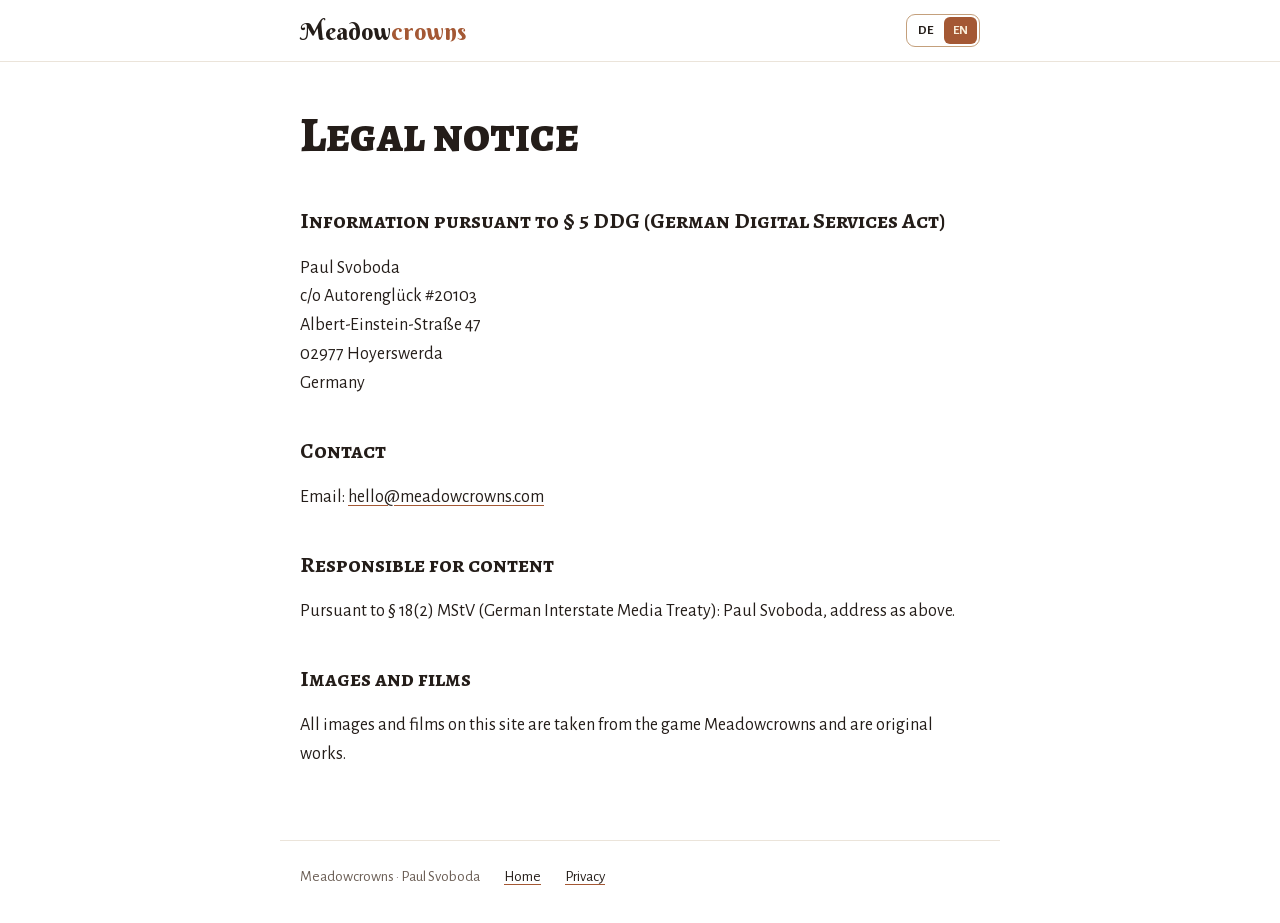
<file: impressum.html>
<!doctype html>
<html lang="de">
<head>
<meta charset="utf-8">
<meta name="viewport" content="width=device-width,initial-scale=1,viewport-fit=cover">
<meta name="robots" content="noindex">
<title data-de="Impressum · Meadowcrowns" data-en="Legal notice · Meadowcrowns">Impressum · Meadowcrowns</title>
<style>
@font-face {
  font-family: 'Alegreya';
  font-style: italic;
  font-weight: 400;
  font-display: swap;
  src: url(fonts/alegreya-italic-400-latin-ext.woff2) format('woff2');
  unicode-range: U+0100-02BA, U+02BD-02C5, U+02C7-02CC, U+02CE-02D7, U+02DD-02FF, U+0304, U+0308, U+0329, U+1D00-1DBF, U+1E00-1E9F, U+1EF2-1EFF, U+2020, U+20A0-20AB, U+20AD-20C4, U+2113, U+2C60-2C7F, U+A720-A7FF;
}
@font-face {
  font-family: 'Alegreya';
  font-style: italic;
  font-weight: 400;
  font-display: swap;
  src: url(fonts/alegreya-italic-400-latin.woff2) format('woff2');
  unicode-range: U+0000-00FF, U+0131, U+0152-0153, U+02BB-02BC, U+02C6, U+02DA, U+02DC, U+0304, U+0308, U+0329, U+2000-206F, U+20AC, U+2122, U+2191, U+2193, U+2212, U+2215, U+FEFF, U+FFFD;
}
@font-face {
  font-family: 'Alegreya SC';
  font-style: normal;
  font-weight: 700;
  font-display: swap;
  src: url(fonts/alegreya-sc-normal-700-latin-ext.woff2) format('woff2');
  unicode-range: U+0100-02BA, U+02BD-02C5, U+02C7-02CC, U+02CE-02D7, U+02DD-02FF, U+0304, U+0308, U+0329, U+1D00-1DBF, U+1E00-1E9F, U+1EF2-1EFF, U+2020, U+20A0-20AB, U+20AD-20C4, U+2113, U+2C60-2C7F, U+A720-A7FF;
}
@font-face {
  font-family: 'Alegreya SC';
  font-style: normal;
  font-weight: 700;
  font-display: swap;
  src: url(fonts/alegreya-sc-normal-700-latin.woff2) format('woff2');
  unicode-range: U+0000-00FF, U+0131, U+0152-0153, U+02BB-02BC, U+02C6, U+02DA, U+02DC, U+0304, U+0308, U+0329, U+2000-206F, U+20AC, U+2122, U+2191, U+2193, U+2212, U+2215, U+FEFF, U+FFFD;
}
@font-face {
  font-family: 'Alegreya SC';
  font-style: normal;
  font-weight: 800;
  font-display: swap;
  src: url(fonts/alegreya-sc-normal-800-latin-ext.woff2) format('woff2');
  unicode-range: U+0100-02BA, U+02BD-02C5, U+02C7-02CC, U+02CE-02D7, U+02DD-02FF, U+0304, U+0308, U+0329, U+1D00-1DBF, U+1E00-1E9F, U+1EF2-1EFF, U+2020, U+20A0-20AB, U+20AD-20C4, U+2113, U+2C60-2C7F, U+A720-A7FF;
}
@font-face {
  font-family: 'Alegreya SC';
  font-style: normal;
  font-weight: 800;
  font-display: swap;
  src: url(fonts/alegreya-sc-normal-800-latin.woff2) format('woff2');
  unicode-range: U+0000-00FF, U+0131, U+0152-0153, U+02BB-02BC, U+02C6, U+02DA, U+02DC, U+0304, U+0308, U+0329, U+2000-206F, U+20AC, U+2122, U+2191, U+2193, U+2212, U+2215, U+FEFF, U+FFFD;
}
@font-face {
  font-family: 'Alegreya Sans';
  font-style: italic;
  font-weight: 400;
  font-display: swap;
  src: url(fonts/alegreya-sans-italic-400-latin-ext.woff2) format('woff2');
  unicode-range: U+0100-02BA, U+02BD-02C5, U+02C7-02CC, U+02CE-02D7, U+02DD-02FF, U+0304, U+0308, U+0329, U+1D00-1DBF, U+1E00-1E9F, U+1EF2-1EFF, U+2020, U+20A0-20AB, U+20AD-20C4, U+2113, U+2C60-2C7F, U+A720-A7FF;
}
@font-face {
  font-family: 'Alegreya Sans';
  font-style: italic;
  font-weight: 400;
  font-display: swap;
  src: url(fonts/alegreya-sans-italic-400-latin.woff2) format('woff2');
  unicode-range: U+0000-00FF, U+0131, U+0152-0153, U+02BB-02BC, U+02C6, U+02DA, U+02DC, U+0304, U+0308, U+0329, U+2000-206F, U+20AC, U+2122, U+2191, U+2193, U+2212, U+2215, U+FEFF, U+FFFD;
}
@font-face {
  font-family: 'Alegreya Sans';
  font-style: normal;
  font-weight: 400;
  font-display: swap;
  src: url(fonts/alegreya-sans-normal-400-latin-ext.woff2) format('woff2');
  unicode-range: U+0100-02BA, U+02BD-02C5, U+02C7-02CC, U+02CE-02D7, U+02DD-02FF, U+0304, U+0308, U+0329, U+1D00-1DBF, U+1E00-1E9F, U+1EF2-1EFF, U+2020, U+20A0-20AB, U+20AD-20C4, U+2113, U+2C60-2C7F, U+A720-A7FF;
}
@font-face {
  font-family: 'Alegreya Sans';
  font-style: normal;
  font-weight: 400;
  font-display: swap;
  src: url(fonts/alegreya-sans-normal-400-latin.woff2) format('woff2');
  unicode-range: U+0000-00FF, U+0131, U+0152-0153, U+02BB-02BC, U+02C6, U+02DA, U+02DC, U+0304, U+0308, U+0329, U+2000-206F, U+20AC, U+2122, U+2191, U+2193, U+2212, U+2215, U+FEFF, U+FFFD;
}
@font-face {
  font-family: 'Alegreya Sans';
  font-style: normal;
  font-weight: 500;
  font-display: swap;
  src: url(fonts/alegreya-sans-normal-500-latin-ext.woff2) format('woff2');
  unicode-range: U+0100-02BA, U+02BD-02C5, U+02C7-02CC, U+02CE-02D7, U+02DD-02FF, U+0304, U+0308, U+0329, U+1D00-1DBF, U+1E00-1E9F, U+1EF2-1EFF, U+2020, U+20A0-20AB, U+20AD-20C4, U+2113, U+2C60-2C7F, U+A720-A7FF;
}
@font-face {
  font-family: 'Alegreya Sans';
  font-style: normal;
  font-weight: 500;
  font-display: swap;
  src: url(fonts/alegreya-sans-normal-500-latin.woff2) format('woff2');
  unicode-range: U+0000-00FF, U+0131, U+0152-0153, U+02BB-02BC, U+02C6, U+02DA, U+02DC, U+0304, U+0308, U+0329, U+2000-206F, U+20AC, U+2122, U+2191, U+2193, U+2212, U+2215, U+FEFF, U+FFFD;
}
@font-face {
  font-family: 'Alegreya Sans';
  font-style: normal;
  font-weight: 700;
  font-display: swap;
  src: url(fonts/alegreya-sans-normal-700-latin-ext.woff2) format('woff2');
  unicode-range: U+0100-02BA, U+02BD-02C5, U+02C7-02CC, U+02CE-02D7, U+02DD-02FF, U+0304, U+0308, U+0329, U+1D00-1DBF, U+1E00-1E9F, U+1EF2-1EFF, U+2020, U+20A0-20AB, U+20AD-20C4, U+2113, U+2C60-2C7F, U+A720-A7FF;
}
@font-face {
  font-family: 'Alegreya Sans';
  font-style: normal;
  font-weight: 700;
  font-display: swap;
  src: url(fonts/alegreya-sans-normal-700-latin.woff2) format('woff2');
  unicode-range: U+0000-00FF, U+0131, U+0152-0153, U+02BB-02BC, U+02C6, U+02DA, U+02DC, U+0304, U+0308, U+0329, U+2000-206F, U+20AC, U+2122, U+2191, U+2193, U+2212, U+2215, U+FEFF, U+FFFD;
}
@font-face {
  font-family: 'Alegreya Sans';
  font-style: normal;
  font-weight: 800;
  font-display: swap;
  src: url(fonts/alegreya-sans-normal-800-latin-ext.woff2) format('woff2');
  unicode-range: U+0100-02BA, U+02BD-02C5, U+02C7-02CC, U+02CE-02D7, U+02DD-02FF, U+0304, U+0308, U+0329, U+1D00-1DBF, U+1E00-1E9F, U+1EF2-1EFF, U+2020, U+20A0-20AB, U+20AD-20C4, U+2113, U+2C60-2C7F, U+A720-A7FF;
}
@font-face {
  font-family: 'Alegreya Sans';
  font-style: normal;
  font-weight: 800;
  font-display: swap;
  src: url(fonts/alegreya-sans-normal-800-latin.woff2) format('woff2');
  unicode-range: U+0000-00FF, U+0131, U+0152-0153, U+02BB-02BC, U+02C6, U+02DA, U+02DC, U+0304, U+0308, U+0329, U+2000-206F, U+20AC, U+2122, U+2191, U+2193, U+2212, U+2215, U+FEFF, U+FFFD;
}
@font-face {
  font-family: 'Berkshire Swash';
  font-style: normal;
  font-weight: 400;
  font-display: swap;
  src: url(fonts/berkshire-swash-normal-400-latin-ext.woff2) format('woff2');
  unicode-range: U+0100-02BA, U+02BD-02C5, U+02C7-02CC, U+02CE-02D7, U+02DD-02FF, U+0304, U+0308, U+0329, U+1D00-1DBF, U+1E00-1E9F, U+1EF2-1EFF, U+2020, U+20A0-20AB, U+20AD-20C4, U+2113, U+2C60-2C7F, U+A720-A7FF;
}
@font-face {
  font-family: 'Berkshire Swash';
  font-style: normal;
  font-weight: 400;
  font-display: swap;
  src: url(fonts/berkshire-swash-normal-400-latin.woff2) format('woff2');
  unicode-range: U+0000-00FF, U+0131, U+0152-0153, U+02BB-02BC, U+02C6, U+02DA, U+02DC, U+0304, U+0308, U+0329, U+2000-206F, U+20AC, U+2122, U+2191, U+2193, U+2212, U+2215, U+FEFF, U+FFFD;
}
</style>
<link rel="stylesheet" href="legal.css">
</head>
<body>
<header><div class="wrap">
  <a class="logo" href="index.html">Meadow<span>crowns</span></a>
  <span class="lang" role="group" aria-label="Sprache / Language"><button type="button" data-lang="de">DE</button><button type="button" data-lang="en">EN</button></span>
</div></header>
<main>
  <div class="wrap" lang="de" data-lang-block="de">
    <h1>Impressum</h1>

    <h2>Angaben gemäß § 5 DDG</h2>
    <address>
      Paul Svoboda<br>
      c/o Autorenglück #20103<br>
      Albert-Einstein-Straße 47<br>
      02977 Hoyerswerda<br>
      Deutschland
    </address>

    <h2>Kontakt</h2>
    <p>E-Mail: <a href="mailto:hello@meadowcrowns.com">hello@meadowcrowns.com</a></p>

    <h2>Verantwortlich für den Inhalt</h2>
    <p>Nach § 18 Abs. 2 MStV: Paul Svoboda, Anschrift wie oben.</p>

    <h2>Bilder und Filme</h2>
    <p>Alle Bilder und Filme auf dieser Seite stammen aus dem Spiel Meadowcrowns und sind eigene Werke.</p>
  </div>

  <div class="wrap" lang="en" data-lang-block="en" hidden>
    <h1>Legal notice</h1>

    <h2>Information pursuant to § 5 DDG (German Digital Services Act)</h2>
    <address>
      Paul Svoboda<br>
      c/o Autorenglück #20103<br>
      Albert-Einstein-Straße 47<br>
      02977 Hoyerswerda<br>
      Germany
    </address>

    <h2>Contact</h2>
    <p>Email: <a href="mailto:hello@meadowcrowns.com">hello@meadowcrowns.com</a></p>

    <h2>Responsible for content</h2>
    <p>Pursuant to § 18(2) MStV (German Interstate Media Treaty): Paul Svoboda, address as above.</p>

    <h2>Images and films</h2>
    <p>All images and films on this site are taken from the game Meadowcrowns and are original works.</p>
  </div>
</main>
<footer><div class="wrap">
  <span>Meadowcrowns · Paul Svoboda</span>
  <a data-page="index.html" href="index.html"><span lang="de" data-lang-block="de">Zur Startseite</span><span lang="en" data-lang-block="en" hidden>Home</span></a>
  <a data-page="datenschutz.html" href="datenschutz.html"><span lang="de" data-lang-block="de">Datenschutz</span><span lang="en" data-lang-block="en" hidden>Privacy</span></a>
</div></footer>
<script src="legal.js"></script>
</body>
</html>
</file>
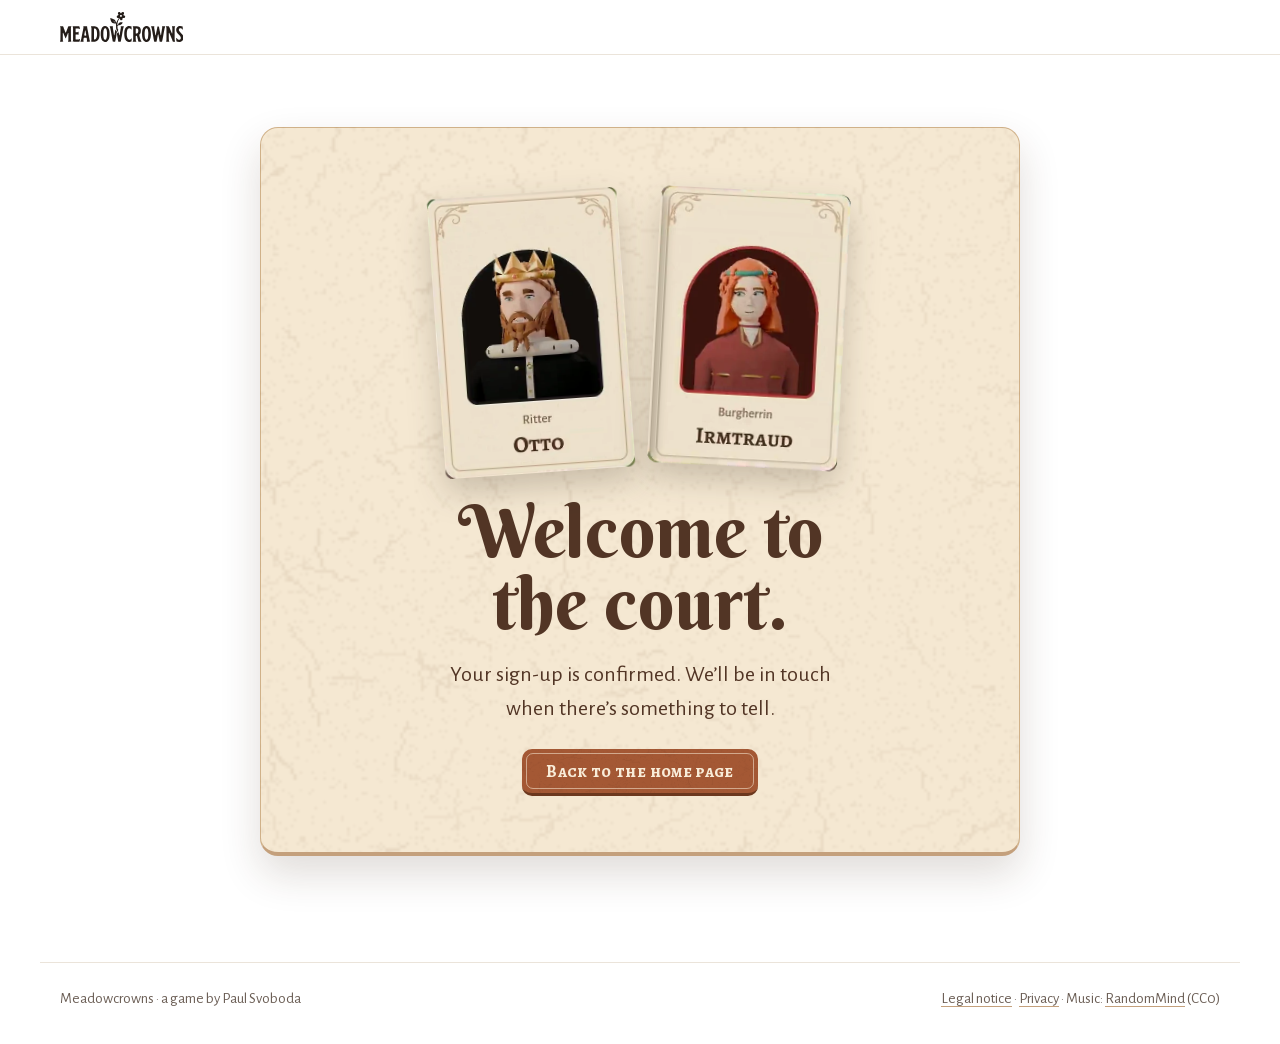
<file: thanks.html>
<!doctype html>
<html lang="en">
<head>
<meta charset="utf-8">
<meta name="viewport" content="width=device-width,initial-scale=1">
<meta name="color-scheme" content="light">
<meta name="theme-color" content="#ffffff">
<meta name="robots" content="noindex, nofollow">
<title>Welcome to the court. – Meadowcrowns</title>
<link rel="icon" href="favicon.svg" type="image/svg+xml">
<style>
@font-face {
  font-family: 'Alegreya';
  font-style: italic;
  font-weight: 400;
  font-display: swap;
  src: url(fonts/alegreya-italic-400-latin-ext.woff2) format('woff2');
  unicode-range: U+0100-02BA, U+02BD-02C5, U+02C7-02CC, U+02CE-02D7, U+02DD-02FF, U+0304, U+0308, U+0329, U+1D00-1DBF, U+1E00-1E9F, U+1EF2-1EFF, U+2020, U+20A0-20AB, U+20AD-20C4, U+2113, U+2C60-2C7F, U+A720-A7FF;
}
@font-face {
  font-family: 'Alegreya';
  font-style: italic;
  font-weight: 400;
  font-display: swap;
  src: url(fonts/alegreya-italic-400-latin.woff2) format('woff2');
  unicode-range: U+0000-00FF, U+0131, U+0152-0153, U+02BB-02BC, U+02C6, U+02DA, U+02DC, U+0304, U+0308, U+0329, U+2000-206F, U+20AC, U+2122, U+2191, U+2193, U+2212, U+2215, U+FEFF, U+FFFD;
}
@font-face {
  font-family: 'Alegreya SC';
  font-style: normal;
  font-weight: 700;
  font-display: swap;
  src: url(fonts/alegreya-sc-normal-700-latin-ext.woff2) format('woff2');
  unicode-range: U+0100-02BA, U+02BD-02C5, U+02C7-02CC, U+02CE-02D7, U+02DD-02FF, U+0304, U+0308, U+0329, U+1D00-1DBF, U+1E00-1E9F, U+1EF2-1EFF, U+2020, U+20A0-20AB, U+20AD-20C4, U+2113, U+2C60-2C7F, U+A720-A7FF;
}
@font-face {
  font-family: 'Alegreya SC';
  font-style: normal;
  font-weight: 700;
  font-display: swap;
  src: url(fonts/alegreya-sc-normal-700-latin.woff2) format('woff2');
  unicode-range: U+0000-00FF, U+0131, U+0152-0153, U+02BB-02BC, U+02C6, U+02DA, U+02DC, U+0304, U+0308, U+0329, U+2000-206F, U+20AC, U+2122, U+2191, U+2193, U+2212, U+2215, U+FEFF, U+FFFD;
}
@font-face {
  font-family: 'Alegreya SC';
  font-style: normal;
  font-weight: 800;
  font-display: swap;
  src: url(fonts/alegreya-sc-normal-800-latin-ext.woff2) format('woff2');
  unicode-range: U+0100-02BA, U+02BD-02C5, U+02C7-02CC, U+02CE-02D7, U+02DD-02FF, U+0304, U+0308, U+0329, U+1D00-1DBF, U+1E00-1E9F, U+1EF2-1EFF, U+2020, U+20A0-20AB, U+20AD-20C4, U+2113, U+2C60-2C7F, U+A720-A7FF;
}
@font-face {
  font-family: 'Alegreya SC';
  font-style: normal;
  font-weight: 800;
  font-display: swap;
  src: url(fonts/alegreya-sc-normal-800-latin.woff2) format('woff2');
  unicode-range: U+0000-00FF, U+0131, U+0152-0153, U+02BB-02BC, U+02C6, U+02DA, U+02DC, U+0304, U+0308, U+0329, U+2000-206F, U+20AC, U+2122, U+2191, U+2193, U+2212, U+2215, U+FEFF, U+FFFD;
}
@font-face {
  font-family: 'Alegreya Sans';
  font-style: italic;
  font-weight: 400;
  font-display: swap;
  src: url(fonts/alegreya-sans-italic-400-latin-ext.woff2) format('woff2');
  unicode-range: U+0100-02BA, U+02BD-02C5, U+02C7-02CC, U+02CE-02D7, U+02DD-02FF, U+0304, U+0308, U+0329, U+1D00-1DBF, U+1E00-1E9F, U+1EF2-1EFF, U+2020, U+20A0-20AB, U+20AD-20C4, U+2113, U+2C60-2C7F, U+A720-A7FF;
}
@font-face {
  font-family: 'Alegreya Sans';
  font-style: italic;
  font-weight: 400;
  font-display: swap;
  src: url(fonts/alegreya-sans-italic-400-latin.woff2) format('woff2');
  unicode-range: U+0000-00FF, U+0131, U+0152-0153, U+02BB-02BC, U+02C6, U+02DA, U+02DC, U+0304, U+0308, U+0329, U+2000-206F, U+20AC, U+2122, U+2191, U+2193, U+2212, U+2215, U+FEFF, U+FFFD;
}
@font-face {
  font-family: 'Alegreya Sans';
  font-style: normal;
  font-weight: 400;
  font-display: swap;
  src: url(fonts/alegreya-sans-normal-400-latin-ext.woff2) format('woff2');
  unicode-range: U+0100-02BA, U+02BD-02C5, U+02C7-02CC, U+02CE-02D7, U+02DD-02FF, U+0304, U+0308, U+0329, U+1D00-1DBF, U+1E00-1E9F, U+1EF2-1EFF, U+2020, U+20A0-20AB, U+20AD-20C4, U+2113, U+2C60-2C7F, U+A720-A7FF;
}
@font-face {
  font-family: 'Alegreya Sans';
  font-style: normal;
  font-weight: 400;
  font-display: swap;
  src: url(fonts/alegreya-sans-normal-400-latin.woff2) format('woff2');
  unicode-range: U+0000-00FF, U+0131, U+0152-0153, U+02BB-02BC, U+02C6, U+02DA, U+02DC, U+0304, U+0308, U+0329, U+2000-206F, U+20AC, U+2122, U+2191, U+2193, U+2212, U+2215, U+FEFF, U+FFFD;
}
@font-face {
  font-family: 'Alegreya Sans';
  font-style: normal;
  font-weight: 500;
  font-display: swap;
  src: url(fonts/alegreya-sans-normal-500-latin-ext.woff2) format('woff2');
  unicode-range: U+0100-02BA, U+02BD-02C5, U+02C7-02CC, U+02CE-02D7, U+02DD-02FF, U+0304, U+0308, U+0329, U+1D00-1DBF, U+1E00-1E9F, U+1EF2-1EFF, U+2020, U+20A0-20AB, U+20AD-20C4, U+2113, U+2C60-2C7F, U+A720-A7FF;
}
@font-face {
  font-family: 'Alegreya Sans';
  font-style: normal;
  font-weight: 500;
  font-display: swap;
  src: url(fonts/alegreya-sans-normal-500-latin.woff2) format('woff2');
  unicode-range: U+0000-00FF, U+0131, U+0152-0153, U+02BB-02BC, U+02C6, U+02DA, U+02DC, U+0304, U+0308, U+0329, U+2000-206F, U+20AC, U+2122, U+2191, U+2193, U+2212, U+2215, U+FEFF, U+FFFD;
}
@font-face {
  font-family: 'Alegreya Sans';
  font-style: normal;
  font-weight: 700;
  font-display: swap;
  src: url(fonts/alegreya-sans-normal-700-latin-ext.woff2) format('woff2');
  unicode-range: U+0100-02BA, U+02BD-02C5, U+02C7-02CC, U+02CE-02D7, U+02DD-02FF, U+0304, U+0308, U+0329, U+1D00-1DBF, U+1E00-1E9F, U+1EF2-1EFF, U+2020, U+20A0-20AB, U+20AD-20C4, U+2113, U+2C60-2C7F, U+A720-A7FF;
}
@font-face {
  font-family: 'Alegreya Sans';
  font-style: normal;
  font-weight: 700;
  font-display: swap;
  src: url(fonts/alegreya-sans-normal-700-latin.woff2) format('woff2');
  unicode-range: U+0000-00FF, U+0131, U+0152-0153, U+02BB-02BC, U+02C6, U+02DA, U+02DC, U+0304, U+0308, U+0329, U+2000-206F, U+20AC, U+2122, U+2191, U+2193, U+2212, U+2215, U+FEFF, U+FFFD;
}
@font-face {
  font-family: 'Alegreya Sans';
  font-style: normal;
  font-weight: 800;
  font-display: swap;
  src: url(fonts/alegreya-sans-normal-800-latin-ext.woff2) format('woff2');
  unicode-range: U+0100-02BA, U+02BD-02C5, U+02C7-02CC, U+02CE-02D7, U+02DD-02FF, U+0304, U+0308, U+0329, U+1D00-1DBF, U+1E00-1E9F, U+1EF2-1EFF, U+2020, U+20A0-20AB, U+20AD-20C4, U+2113, U+2C60-2C7F, U+A720-A7FF;
}
@font-face {
  font-family: 'Alegreya Sans';
  font-style: normal;
  font-weight: 800;
  font-display: swap;
  src: url(fonts/alegreya-sans-normal-800-latin.woff2) format('woff2');
  unicode-range: U+0000-00FF, U+0131, U+0152-0153, U+02BB-02BC, U+02C6, U+02DA, U+02DC, U+0304, U+0308, U+0329, U+2000-206F, U+20AC, U+2122, U+2191, U+2193, U+2212, U+2215, U+FEFF, U+FFFD;
}
@font-face {
  font-family: 'Berkshire Swash';
  font-style: normal;
  font-weight: 400;
  font-display: swap;
  src: url(fonts/berkshire-swash-normal-400-latin-ext.woff2) format('woff2');
  unicode-range: U+0100-02BA, U+02BD-02C5, U+02C7-02CC, U+02CE-02D7, U+02DD-02FF, U+0304, U+0308, U+0329, U+1D00-1DBF, U+1E00-1E9F, U+1EF2-1EFF, U+2020, U+20A0-20AB, U+20AD-20C4, U+2113, U+2C60-2C7F, U+A720-A7FF;
}
@font-face {
  font-family: 'Berkshire Swash';
  font-style: normal;
  font-weight: 400;
  font-display: swap;
  src: url(fonts/berkshire-swash-normal-400-latin.woff2) format('woff2');
  unicode-range: U+0000-00FF, U+0131, U+0152-0153, U+02BB-02BC, U+02C6, U+02DA, U+02DC, U+0304, U+0308, U+0329, U+2000-206F, U+20AC, U+2122, U+2191, U+2193, U+2212, U+2215, U+FEFF, U+FFFD;
}
</style>
<style>/* Logo 2 (Paul, 2026-11-08): the wordmark with the flower out of the cracked W, in ink. */
.mc-logo { display: block; fill: var(--ink); }
.logo .mc-logo { height: 30px; width: auto; aspect-ratio: 3041 / 739; }
.hero h1 .mc-logo { width: clamp(260px, 34vw, 460px); height: auto; aspect-ratio: 3041 / 739; }
</style>
<style>
/* Layout: white and open. The living map of a European realm plays in a large rounded window; the castle, cut out of the
   game, stands in front and reaches down onto the white. Then the two halves of the game, the courts of many cultures with
   faces that change their feelings, talking with the neighbours, decorating, the children's letters, and the list.
   Phones are drawn as a current iPhone Pro (titanium frame, Dynamic Island). One light look on purpose. */
:root {
  --white: #ffffff;
  --mist: #f5f2ec;
  --ink: #241d19;
  --ink-2: #6a5d54;
  --terra: #c4643a;
  --terra-deep: #9c4721;
  --meadow: #5f8d3c;
  --royal: #1f5fae;
  --line: #ebe4da;
  --display: "Berkshire Swash", "Alegreya SC", Georgia, serif;
  --head: "Alegreya SC", Georgia, serif;
  --body: "Alegreya Sans", "Segoe UI", system-ui, sans-serif;
  --quote: "Alegreya", Georgia, serif;
  color-scheme: light;
}
* { box-sizing: border-box; }
html, body { overflow-x: clip; max-width: 100%; }
body { background: var(--white); color: var(--ink); font: 18px/1.55 var(--body); margin: 0; }
/* Pieces that reach past the edges (the castle, the cut-outs, the bleeding island) never widen the page. */
main, header, footer, section, .hero { overflow-x: clip; }
img, video { max-width: 100%; display: block; }
h1, h2, h3 { margin: 0; text-wrap: balance; }
p { margin: 0; }
.wrap { max-width: 1200px; margin: 0 auto; padding-left: max(20px, env(safe-area-inset-left, 0px)); padding-right: max(20px, env(safe-area-inset-right, 0px)); }

/* Top bar */
.bar { position: sticky; top: env(safe-area-inset-top, 0px); z-index: 20; background: rgba(255,255,255,.86); backdrop-filter: saturate(1.4) blur(12px); border-bottom: 1px solid var(--line); }
body::before { content: ""; position: fixed; inset: 0 0 auto; height: env(safe-area-inset-top, 0px); z-index: 21; background: var(--white); }
.bar .wrap { display: flex; align-items: center; justify-content: space-between; gap: 16px; padding-block: 12px; }
.logo { font-family: var(--display); font-size: 24px; color: var(--ink); text-decoration: none; line-height: 1; }
.logo span { color: var(--terra); }
.bar nav { display: flex; gap: 22px; align-items: center; }
.bar nav a { color: var(--ink-2); text-decoration: none; font-weight: 500; font-size: 16px; }
.bar nav a:hover { color: var(--ink); }
.btn { display: inline-flex; align-items: center; border: 0; border-radius: 999px; padding: 12px 22px; font: 700 16px/1 var(--body); cursor: pointer; background: var(--terra); color: #fff; text-decoration: none; transition: background .2s, transform .2s; }
.btn:hover { background: var(--terra-deep); transform: translateY(-1px); }
.btn:focus-visible, input:focus-visible, a:focus-visible { outline: 3px solid var(--royal); outline-offset: 3px; }
/* Language switch: two small letters in the bar, the current one filled. */
.lang { display: inline-flex; border: 1px solid var(--line); border-radius: 999px; padding: 2px; gap: 2px; }
.lang button { border: 0; background: none; font: 700 13px/1 var(--body); color: var(--ink-2); padding: 7px 9px; border-radius: 999px; cursor: pointer; }
.lang button[aria-pressed="true"] { background: var(--ink); color: #fff; }
.btn.small { padding: 9px 16px; font-size: 15px; }
.bar nav a.btn, .bar nav a.btn:hover { color: #fff; font-weight: 700; }

/* Hero */
/* The stage runs edge to edge; its copy and the castle still line up with the page's 1200px column. */
.hero.wrap { position: relative; max-width: none; padding: 0; }
.stage { position: relative; border-radius: 0; overflow: hidden; height: min(74vh, 700px); min-height: 520px; background: #bfe3ef; }
.stage video, .stage .poster { position: absolute; inset: 0; width: 100%; height: 100%; object-fit: cover; }
.stage::after { content: ""; position: absolute; inset: 0; background: linear-gradient(90deg, rgba(255,255,255,.86) 0%, rgba(255,255,255,.6) 34%, rgba(255,255,255,0) 60%); pointer-events: none; }
.hero-copy { position: absolute; z-index: 2; left: max(clamp(20px, 5vw, 64px), calc((100vw - 1200px) / 2 + 64px)); top: clamp(28px, 7vh, 72px); max-width: 520px; display: flex; flex-direction: column; gap: 18px; }
.kicker { font-family: var(--head); font-weight: 700; letter-spacing: .14em; font-size: 14px; color: var(--terra); }
.hero h1 { font-family: var(--display); font-weight: 400; font-size: clamp(52px, 7.6vw, 104px); line-height: .9; }
.hero h1 small { display: block; font-size: .42em; color: var(--terra); margin-bottom: 4px; }
.claim { font-size: clamp(19px, 2vw, 23px); max-width: 30ch; }
.join { display: flex; gap: 8px; flex-wrap: wrap; max-width: 460px; }
.join input { flex: 1 1 200px; min-width: 0; border: 1.5px solid var(--line); background: #fff; color: var(--ink); border-radius: 999px; padding: 12px 18px; font: 17px var(--body); }
.store { color: var(--ink-2); font-size: 15px; }
.store b { color: var(--ink); }
.thanks { color: var(--meadow); font-weight: 700; }
.castle { position: absolute; z-index: 3; right: max(clamp(10px, 6vw, 110px), calc((100vw - 1200px) / 2 + 110px)); bottom: -250px; width: min(40vw, 520px); pointer-events: none; filter: drop-shadow(0 34px 40px rgba(30,30,50,.24)); }
.below-hero { height: 240px; }

/* Section heads */
section { padding-block: clamp(56px, 9vw, 120px); }
.eyebrow { font-family: var(--head); font-weight: 700; letter-spacing: .14em; font-size: 14px; color: var(--terra); }
h2 { font-family: var(--head); font-weight: 800; font-size: clamp(32px, 4.6vw, 58px); line-height: 1.02; }
.lead { font-size: clamp(18px, 1.8vw, 21px); color: var(--ink-2); max-width: 54ch; }
.head { display: flex; flex-direction: column; gap: 14px; }

/* Two halves */
.realm { display: grid; grid-template-columns: repeat(2, minmax(0, 1fr)); gap: clamp(16px, 2.4vw, 28px); margin-top: 44px; }
.realm article { border-radius: 26px; padding: clamp(22px, 2.6vw, 32px); display: grid; grid-template-columns: minmax(0, 1fr) minmax(0, .82fr); grid-template-rows: auto 1fr auto; gap: 12px clamp(18px, 2.2vw, 28px); min-width: 0; }
.realm .build { background: #eef5e6; }
.realm .trade { background: #fbeee6; }
.realm .rule { background: #f8f1dc; }
.realm .war { background: #eaeff8; }
.realm h3 { font-family: var(--display); font-weight: 400; font-size: clamp(38px, 3.8vw, 52px); line-height: 1; }
.realm .build h3 { color: var(--meadow); }
.realm .trade h3 { color: var(--terra-deep); }
.realm .rule h3 { color: #8a6414; }
.realm .war h3 { color: var(--royal); }
.realm p { color: var(--ink-2); }
.realm .pic { grid-column: 2; grid-row: 1 / -1; margin: 0; align-self: center; }
.realm .pic img { width: 100%; aspect-ratio: 4 / 5; object-fit: cover; border-radius: 18px; box-shadow: 0 18px 40px rgba(30,30,50,.12); }
.realm .fact { margin: 0; font-size: 15px; color: var(--ink); border-top: 1px solid rgba(36,29,25,.12); padding-top: 10px; }
@media (max-width: 980px) { .realm { grid-template-columns: 1fr; } }
/* The four boxes show the game from where one plays it, wide and uncut, the picture under the text (Paul, 2026-11-02:
   „ganz schön nah dran“; the upright crops zoomed into the scene). */
.realm article { grid-template-columns: minmax(0, 1fr); grid-template-rows: none; }
.realm .pic { grid-column: auto; grid-row: auto; }
.realm .pic img { aspect-ratio: 16 / 9; }
@media (max-width: 640px) { .realm article { grid-template-columns: 1fr; grid-template-rows: none; } .realm .pic { grid-column: auto; grid-row: auto; } }

/* Courts of many cultures: faces that change their feelings */
.courts { margin-top: 48px; display: grid; grid-template-columns: repeat(6, minmax(0, 1fr)); gap: 18px; }
.court { display: flex; flex-direction: column; align-items: center; gap: 8px; text-align: center; min-width: 0; }
.face { position: relative; width: 100%; aspect-ratio: 1; border-radius: 50%; background: var(--c); overflow: hidden; box-shadow: inset 0 -18px 30px rgba(0,0,0,.12); }
.face video { position: absolute; inset: 0; width: 100%; height: 100%; object-fit: cover; }
.court b { font-family: var(--head); font-size: 18px; }
.court span { color: var(--ink-2); font-size: 15px; }
.feel-note { margin-top: 24px; text-align: center; color: var(--ink-2); font-size: 16px; }
.feel { margin-top: 26px; display: flex; flex-wrap: wrap; gap: 8px; justify-content: center; }
.feel span { border: 1px solid var(--line); border-radius: 999px; padding: 4px 12px; font-size: 15px; color: var(--ink-2); transition: background .3s, color .3s, border-color .3s; }
.feel span.on { background: var(--ink); color: #fff; border-color: var(--ink); }

/* iPhone (a current Pro: titanium frame, Dynamic Island) */
/* A flat phone (Paul, 2026-10-27): one dark ink frame, a plain notch, flat side keys, no shine or shadow. */
.iphone { --frame: #2b2d42; position: relative; width: 100%; aspect-ratio: 402 / 874; border-radius: 13% / 6%; padding: 1.4%; background: var(--frame); }
.iphone .screen { position: relative; width: 100%; height: 100%; border-radius: 11.8% / 5.4%; overflow: hidden; background: #fbfbfe; }
.iphone .screen img { width: 100%; height: 100%; object-fit: cover; }
.iphone .screen::before { content: ""; position: absolute; z-index: 2; top: 0; left: 50%; width: 40%; height: 3%; translate: -50% 0; background: var(--frame); border-radius: 0 0 12px 12px; }
.iphone::before { content: ""; position: absolute; left: -1.1%; top: 14%; width: 1.3%; height: 5%; border-radius: 3px 0 0 3px; background: var(--frame); box-shadow: 0 3.4em 0 0 var(--frame), 0 6.2em 0 0 var(--frame); }
.iphone::after { content: ""; position: absolute; right: -1.1%; top: 23%; width: 1.3%; height: 10%; border-radius: 0 3px 3px 0; background: var(--frame); }

/* War */
.war { background: linear-gradient(180deg, #ffffff 0%, #eef2fa 40%, #ffffff 100%); }
.war-hero { position: relative; margin-top: 40px; }
.war-wide { width: 100%; border-radius: 28px; aspect-ratio: 1800 / 1013; object-fit: cover; box-shadow: 0 30px 60px rgba(30,40,80,.18); }
.war-cut { position: absolute; width: min(30%, 340px); left: -3%; bottom: -14%; filter: drop-shadow(0 24px 26px rgba(30,40,80,.25)); }
.war-badge { position: absolute; right: 4%; top: 7%; background: rgba(255,255,255,.92); backdrop-filter: blur(6px); border-radius: 18px; padding: 12px 18px; display: flex; flex-direction: column; box-shadow: 0 12px 30px rgba(30,40,80,.15); }
.war-badge b { font-family: var(--head); font-size: 34px; color: var(--royal); line-height: 1; }
.war-badge span { color: var(--ink-2); font-size: 15px; }
.lands { display: grid; grid-template-columns: repeat(4, minmax(0, 1fr)); gap: 20px; margin-top: 48px; }
.lands figure { margin: 0; display: flex; flex-direction: column; gap: 12px; min-width: 0; }
.lands img { width: 100%; aspect-ratio: 4 / 5; object-fit: cover; border-radius: 20px; box-shadow: 0 18px 40px rgba(30,30,50,.12); }
.lands figure:nth-child(even) { transform: translateY(28px); }
.lands figcaption { color: var(--ink-2); font-size: 17px; }
.lands figcaption b { display: block; font-family: var(--head); font-size: 22px; color: var(--ink); }
@media (max-width: 980px) { .lands { grid-template-columns: repeat(2, minmax(0, 1fr)); } }
@media (max-width: 560px) { .lands { grid-template-columns: 1fr; } .lands figure:nth-child(even) { transform: none; } .lands img { aspect-ratio: 16 / 10; } }
/* The goal as a picture: the house's throne hall from the game, the crown waiting on its cushion. */
.visual.hall, .row .visual.hall { margin: 0; min-height: 0; display: flex; flex-direction: column; gap: 12px; }
.hall video { width: 100%; aspect-ratio: 4 / 3; object-fit: cover; border-radius: 24px; box-shadow: 0 30px 60px rgba(60,40,20,.18); background: #e9d8bf; }
.hall figcaption { text-align: center; color: var(--ink-2); font-size: 16px; font-style: italic; }
.war-grid { display: grid; grid-template-columns: repeat(3, minmax(0, 1fr)); gap: 22px; margin-top: 80px; }
.war-grid figure { margin: 0; display: flex; flex-direction: column; gap: 12px; min-width: 0; }
.war-grid img, .war-grid video { width: 100%; border-radius: 20px; aspect-ratio: 16 / 10; object-fit: cover; }
.war-grid figure:nth-child(2) { transform: translateY(28px); }
.war-grid figcaption { color: var(--ink-2); font-size: 17px; }
.war-grid figcaption b { display: block; font-family: var(--head); font-size: 22px; color: var(--ink); }
.war-facts { list-style: none; padding: 0; margin: 64px 0 0; display: grid; grid-template-columns: repeat(3, minmax(0, 1fr)); gap: 18px; }
.war-facts li { border-top: 2px solid var(--royal); padding-top: 12px; color: var(--ink-2); }
.war-facts b { display: block; font-family: var(--head); font-size: 28px; color: var(--royal); }

/* Feature rows */
.row { display: grid; grid-template-columns: minmax(0, 6fr) minmax(0, 5fr); gap: clamp(28px, 5vw, 72px); align-items: center; }
.row.flip { grid-template-columns: minmax(0, 5fr) minmax(0, 6fr); }
.row.flip .visual { order: -1; }
.visual { position: relative; min-height: 520px; }
.visual .iphone { width: min(300px, 62%); margin: 0 auto; }
.chat { display: flex; flex-direction: column; gap: 10px; margin-top: 20px; max-width: 460px; }
.bubble { align-self: flex-start; display: flex; gap: 10px; align-items: flex-end; max-width: 92%; }
.bubble img { width: 44px; height: 44px; border-radius: 50%; background: var(--c, #ddd); flex: 0 0 auto; object-fit: cover; }
.bubble p { background: var(--mist); border-radius: 18px 18px 18px 6px; padding: 10px 14px; font-size: 17px; }
.bubble.me { align-self: flex-end; }
.bubble.me p { background: var(--terra); color: #fff; border-radius: 18px 18px 6px 18px; }
.bubble small { display: block; font-size: 13px; font-weight: 700; color: var(--terra); }
.float { position: absolute; filter: drop-shadow(0 16px 20px rgba(40,30,20,.18)); }
.float.a { width: 46%; left: -4%; bottom: 2%; }
.float.b { width: 34%; right: -2%; top: 4%; }
.visual .bg-blob { position: absolute; inset: 8% 4%; border-radius: 40px; background: #eef5e6; z-index: -1; }
.visual .bg-blob.rose { background: #fbeee6; }
.visual .bg-blob.sky { background: #eaf2f9; }
.points { display: flex; flex-direction: column; gap: 10px; margin-top: 18px; padding: 0; list-style: none; }
.points li { display: grid; grid-template-columns: 14px minmax(0, 1fr); gap: 12px; align-items: baseline; color: var(--ink-2); }
.points li::before { content: ""; width: 9px; height: 9px; border-radius: 50%; background: var(--terra); translate: 0 -1px; }
.letter { background: #fff; border-radius: 16px; padding: 12px 14px; box-shadow: 0 10px 26px rgba(60,40,20,.10); max-width: 300px; }
.letter .who { font-family: var(--head); font-weight: 700; font-size: 13px; letter-spacing: .06em; color: var(--terra); }
.letter q { font-family: var(--quote); font-style: italic; font-size: 18px; quotes: "„" "“"; }
.visual .letter { position: absolute; z-index: 2; }
.visual .letter.l1 { left: 0; top: 10%; transform: rotate(-3deg); }
.visual .letter.l2 { right: 0; bottom: 14%; transform: rotate(2deg); }

/* Quote */
.quote { text-align: center; display: flex; flex-direction: column; align-items: center; gap: 18px; position: relative; }
.quote blockquote { margin: 0; font-family: var(--quote); font-style: italic; font-size: clamp(26px, 3.4vw, 42px); line-height: 1.25; max-width: 26ch; }
.quote cite { font-style: normal; font-family: var(--head); font-weight: 700; letter-spacing: .1em; font-size: 14px; color: var(--ink-2); }
.quote .side { position: absolute; width: clamp(120px, 16vw, 220px); filter: drop-shadow(0 16px 20px rgba(40,30,20,.16)); }
.quote .side.l { left: 0; top: 6%; }
.quote .side.r { right: 0; bottom: 0; }

/* Final call */
.final { position: relative; border-radius: 32px; background: linear-gradient(160deg, #f3f7ff, #f1f7ea); padding: clamp(36px, 6vw, 80px); overflow: hidden; display: flex; flex-direction: column; gap: 18px; }
/* The windmill alone on its tile, large on the right and cut off by the card's edge (Paul, 2026-10-28: only the mill,
   bigger; the castle island is gone from here). */
.final .piece { position: absolute; z-index: 0; right: -8%; bottom: -16%; width: min(56%, 680px); filter: drop-shadow(0 22px 26px rgba(40,30,20,.2)); }
/* Copy and form keep to the left half, so the mill never covers the button. */
.final > :not(.piece) { position: relative; z-index: 1; max-width: 54%; }
.final .lead { max-width: 40ch; }
/* The promise: what the game will never do to you, as ticks. */
.promise { list-style: none; margin: 0; padding: 0; display: flex; flex-wrap: wrap; gap: 8px 10px; }
.promise li { display: inline-flex; align-items: center; gap: 7px; font-weight: 700; font-size: 15px; color: var(--ink); background: rgba(255,255,255,.75); border: 1px solid var(--line); border-radius: 999px; padding: 7px 14px 7px 10px; }
.promise li::before { content: ""; width: 14px; height: 14px; border-radius: 50%; background: var(--terra) url("data:image/svg+xml,%3Csvg xmlns='http://www.w3.org/2000/svg' viewBox='0 0 14 14'%3E%3Cpath d='M3.5 7.2l2.3 2.3 4.7-4.9' fill='none' stroke='white' stroke-width='1.8' stroke-linecap='round' stroke-linejoin='round'/%3E%3C/svg%3E") center / 14px no-repeat; flex: none; }

footer { padding-block: 34px; color: var(--ink-2); font-size: 15px; }
footer .wrap { display: flex; flex-wrap: wrap; justify-content: space-between; gap: 10px 24px; border-top: 1px solid var(--line); padding-top: 24px; }
.mock { font-size: 13px; }

@media (prefers-reduced-motion: no-preference) {
  .castle { animation: float 11s ease-in-out infinite; }
  .float { animation: float 13s ease-in-out infinite; }
  .float.b { animation-delay: -4s; }
  @keyframes float { 0%, 100% { translate: 0 0; } 50% { translate: 0 -6px; } }
}

@media (max-width: 980px) {
  .bar nav a.hide-s { display: none; }
  .castle { width: 52vw; bottom: -190px; right: 2vw; }
  .below-hero { height: 190px; }
  .courts { grid-template-columns: repeat(3, minmax(0, 1fr)); }
  .row, .row.flip { grid-template-columns: 1fr; }
  .war-grid, .war-facts { grid-template-columns: 1fr; }
  .war-grid figure:nth-child(2) { transform: none; }
  .row.flip .visual { order: 0; }
}
@media (max-width: 640px) {
  body { font-size: 17px; }
  .bar nav a { display: none; }
  .stage { min-height: 560px; height: 78vh; }
  .stage::after { background: linear-gradient(180deg, rgba(255,255,255,.9) 0%, rgba(255,255,255,.62) 45%, rgba(255,255,255,0) 70%); }
  .hero-copy { right: 20px; }
  .castle { width: 74vw; right: 0; bottom: -150px; }
  .below-hero { height: 150px; }
  .courts { grid-template-columns: repeat(2, minmax(0, 1fr)); }
  .visual { min-height: 460px; }
  .quote .side { display: none; }
  .war-cut { width: 44%; bottom: -18%; }
  .war-badge { padding: 8px 12px; }
  .war-badge b { font-size: 24px; }
  .final > :not(.piece) { max-width: none; }
  .final .piece { position: relative; right: auto; bottom: auto; width: 90%; margin: 10px -12% -40px auto; }
}

/* Buttons and fields as in the game's title menu ("Papier und Ranke", Game.uss .title-btn): a small sheet of paper with
   its fibres, a fine line inside the edge and a darker card edge below that it sinks onto when pressed; the main one in
   the game's browner terracotta with a light inner line. Corners of 10px, not pills (Paul, 2026-10-27: „etwas sehr rund“). */
:root { --paper: rgb(245, 232, 210); --paper-2: rgb(236, 220, 194); --cream: rgb(248, 236, 216); --paper-edge: rgb(196, 160, 124); --game-ink: rgb(82, 53, 37); }
.btn { position: relative; border-radius: 10px; background: rgb(164, 88, 52) url("img/paper-noise.png") center / cover; background-blend-mode: multiply;
  color: var(--cream); border-bottom: 3px solid rgb(108, 56, 30); padding: 14px 24px 13px; font: 700 17px/1 var(--head); letter-spacing: .02em; }
.btn::after { content: ""; position: absolute; inset: 4px; border: 1px solid rgba(248, 236, 216, .55); border-radius: 7px; pointer-events: none; }
.btn:hover { background-color: rgb(148, 78, 46); transform: none; }
.btn:active { transform: translateY(2px); border-bottom-width: 1px; margin-bottom: 2px; }
.btn.small { border-radius: 8px; padding: 10px 16px 9px; font-size: 15px; }
.btn.small::after { inset: 3px; border-radius: 6px; }
.bar nav a.btn, .bar nav a.btn:hover { color: var(--cream); }
.join input { border-radius: 10px; border: 1px solid rgba(164, 112, 50, .55); border-bottom: 3px solid var(--paper-edge);
  background: rgb(252, 248, 238) url("img/paper-noise.png") center / cover; background-blend-mode: multiply; color: var(--game-ink); font-weight: 700; }
.join input::placeholder { color: rgb(150, 120, 98); font-weight: 400; }
.join input:focus { outline: none; border-color: rgb(164, 88, 52); box-shadow: 0 0 0 3px rgba(196, 100, 58, .18); }
.lang { border-radius: 9px; border-color: var(--paper-edge); background: var(--paper) url("img/paper-noise.png") center / cover; background-blend-mode: multiply; }
.lang button { border-radius: 6px; color: var(--game-ink); }
.lang button[aria-pressed="true"] { background: rgb(164, 88, 52); color: var(--cream); }
.promise li { border-radius: 8px; border-color: var(--paper-edge); background: var(--paper) url("img/paper-noise.png") center / cover; background-blend-mode: multiply; color: var(--game-ink); }
/* The promise under the hero form on a slip of paper, so it reads on any frame of the film behind it. */
.hero .store { display: inline-block; width: fit-content; max-width: 100%; padding: 9px 14px 8px; border-radius: 10px; border-bottom: 3px solid var(--paper-edge);
  background: rgba(248, 236, 216, .94) url("img/paper-noise.png") center / cover; background-blend-mode: multiply; color: var(--game-ink); box-shadow: 0 8px 20px rgba(60, 40, 20, .12); }
.hero .store b { color: var(--game-ink); }
/* Newsletter: one short line under each form says what happens (confirmation mail, unsubscribe any time) and links the
   privacy page. The trap field is for bots only; people never see it. */
.consent { font-size: 14px; line-height: 1.4; color: var(--ink-2); max-width: 46ch; }
.consent a, footer a { color: inherit; text-decoration: underline; text-decoration-color: var(--paper-edge); text-underline-offset: 3px; }
.consent a:hover, footer a:hover { color: var(--ink); }
.hero .consent { margin-top: -10px; color: var(--game-ink); }
.hp { position: absolute; left: -9999px; width: 1px; height: 1px; overflow: hidden; }
.join-error { flex-basis: 100%; color: var(--terra-deep); font-weight: 700; font-size: 15px; }
.join button[disabled] { opacity: .7; cursor: progress; }
.join-soon { font-size: 15px; color: var(--ink-2); margin: 0; }
.join[hidden], .consent[hidden], .join-soon[hidden], .join-soon-lead[hidden], .lead[hidden] { display: none !important; }
</style>
<style>
/* Phones (Paul, 2026-10-31: „Man sieht nicht viel vom Video“): the copy on white above, then the map film in its own
   square window without the white veil, the castle smaller at its corner. */
@media (max-width: 640px) {
  .stage { height: auto; min-height: 0; overflow: visible; background: transparent; display: flex; flex-direction: column; }
  .stage::after, .stage .poster { display: none; }
  .hero-copy { position: relative; left: auto; right: auto; top: auto; max-width: none; gap: 14px;
    padding: 26px max(20px, env(safe-area-inset-right, 0px)) 22px max(20px, env(safe-area-inset-left, 0px)); }
  .stage video { order: 1; position: relative; inset: auto; width: 100%; height: auto; aspect-ratio: 1 / 1; background: #bfe3ef; }
  .castle { width: 46vw; right: 1vw; bottom: -84px; }
  /* No slip over the copy (Paul: „Kaufen kommt dann einfach später“, in the list at the end); instead the vine
     of the game's paper look as a divider above the film (teiler.png, the posts' corner vine turned on its side). */
  .hero .store { display: none; }
  .hero-copy { padding-bottom: 18px; }
  .hero-copy::after { content: ""; display: block; height: 30px; margin: 4px -4px 0; background: rgba(82, 53, 37, .7);
    -webkit-mask: url("img/teiler.png") center / contain no-repeat; mask: url("img/teiler.png") center / contain no-repeat; }
  .below-hero { height: 96px; }
}
</style>
<style>
/* The name: one word, "crown" in terracotta as in the bar. */
.hero h1 span { color: var(--terra); }
.hero h1 { font-size: clamp(48px, 6.6vw, 92px); }
/* Trailer beside the introduction, as flying game UI (Paul, 2026-11-07: „als fliegendes UI mit Staffelung, Play-Button
   und Sound an“): the film floats as a rounded upright card without any device around it; behind and around it hang cards
   cut from the trailer itself. It waits for a tap and then plays with sound. Two stagings for Paul to choose from:
   A, a stack of the game's paper cards behind the film; B, single pieces of game UI floating around it.
   The film stands on the left; the hero's castle hangs down on the right. */
.intro { display: grid; grid-template-columns: auto minmax(0, 1fr); gap: clamp(28px, 5vw, 72px); align-items: center; }
.trailer { order: -1; margin: 0; }
/* The stage keeps its size from the first paint (aspect ratio), so nothing jumps while film and cards load. */
.buehne { --fw: 62%; --fl: 19%; --ft: 5%; --px: 0; --py: 0; position: relative; width: clamp(340px, 31vw, 450px); aspect-ratio: 100 / 120; }
.ebene { position: absolute; margin: 0; pointer-events: none; rotate: var(--r, 0deg);
  transform: translate3d(calc(var(--px) * var(--d, 0) * 1px), calc(var(--py) * var(--d, 0) * 1px), 0); }
.ebene img { width: 100%; height: auto; display: block; filter: drop-shadow(0 14px 22px rgba(60, 40, 20, .2)); }
.film { position: absolute; z-index: 2; left: var(--fl); top: var(--ft); width: var(--fw); aspect-ratio: 9 / 16; border-radius: 26px;
  overflow: hidden; background: #bfe3ef; box-shadow: 0 30px 60px rgba(60, 40, 20, .22), 0 0 0 1px rgba(82, 53, 37, .08); }
.film video { width: 100%; height: 100%; object-fit: cover; display: block; background: #bfe3ef; cursor: pointer; }
/* Play: a large sheet of cream paper with the terracotta triangle, and under it a slip that promises sound and length. */
.film .play { position: absolute; z-index: 3; inset: 0; margin: auto; width: fit-content; height: fit-content; border: 0; padding: 0; background: none;
  cursor: pointer; display: flex; flex-direction: column; align-items: center; gap: 12px; color: var(--game-ink); }
.film .play .knopf { width: 92px; height: 92px; border-radius: 50%; display: grid; place-items: center; color: rgb(164, 88, 52);
  background: rgb(248, 236, 216) url("img/paper-noise.png") center / cover; background-blend-mode: multiply;
  border-bottom: 4px solid var(--paper-edge); box-shadow: 0 14px 30px rgba(40, 30, 20, .32); transition: transform .18s, box-shadow .18s; }
.film .play .knopf svg { width: 40px; height: 40px; translate: 3px 0; }
.film .play .zettel { font: 700 15px/1 var(--head); letter-spacing: .02em; padding: 8px 12px 7px; border-radius: 8px;
  background: rgba(248, 236, 216, .95) url("img/paper-noise.png") center / cover; background-blend-mode: multiply;
  border-bottom: 2px solid var(--paper-edge); box-shadow: 0 8px 18px rgba(40, 30, 20, .2); white-space: nowrap; }
.film .play:hover .knopf { transform: scale(1.06); }
.film .play:active .knopf { transform: translateY(3px) scale(.97); border-bottom-width: 1px; }
.film .play:focus-visible { outline: none; }
.film .play:focus-visible .knopf { outline: 3px solid var(--royal); outline-offset: 4px; }
.film .play[hidden] { display: none; }
/* The poster is dimmed a little while it waits, so the button reads on any picture. */
.film::after { content: ""; position: absolute; inset: 0; background: radial-gradient(circle at 50% 50%, rgba(36, 29, 25, .28), rgba(36, 29, 25, .06) 70%);
  pointer-events: none; transition: opacity .35s; }
.trailer.laeuft .film::after { opacity: 0; }
/* Sound: a round button in the film's top corner (the film's own captions sit top centre and bottom), 48px; 48px; filled terracotta with waves when on, cream and crossed out when off. */
.film .ton { position: absolute; z-index: 3; right: 10px; top: 10px; width: 48px; height: 48px; border-radius: 50%; border: 0; cursor: pointer;
  display: grid; place-items: center; padding: 0; color: var(--game-ink);
  background: rgb(248, 236, 216) url("img/paper-noise.png") center / cover; background-blend-mode: multiply;
  border-bottom: 3px solid var(--paper-edge); box-shadow: 0 8px 18px rgba(40, 30, 20, .28); transition: background-color .2s, color .2s, opacity .3s; }
.film .ton svg { width: 24px; height: 24px; }
.film .ton .welle { display: none; }
.film .ton[aria-pressed="true"] { background-color: rgb(164, 88, 52); color: var(--cream); border-bottom-color: rgb(108, 56, 30); }
.film .ton[aria-pressed="true"] .welle { display: inline; }
.film .ton[aria-pressed="true"] .stumm { display: none; }
.film .ton:focus-visible { outline: 3px solid var(--royal); outline-offset: 3px; }
.trailer:not(.begonnen) .film .ton { opacity: 0; pointer-events: none; }

/* A: a stack of paper. A blank sheet right under the film, Otto above left and Irmtraud below right, tilted, as if the
   film were the top card of the pile. */
.staffel-a .blatt { left: var(--fl); top: var(--ft); width: var(--fw); aspect-ratio: 9 / 16; border-radius: 26px; z-index: 1; --r: 4deg; --d: -.35;
  background: var(--paper) url("img/paper-noise.png") center / cover; background-blend-mode: multiply;
  box-shadow: 0 18px 36px rgba(60, 40, 20, .16), inset 0 0 0 7px var(--paper), inset 0 0 0 8px rgba(164, 112, 50, .35); translate: 3% 1.5%; }
.staffel-a .a1 { z-index: 0; width: 42%; left: -8%; top: 8%; --r: -9deg; --d: -.8; }
.staffel-a .a2 { z-index: 0; width: 42%; right: -8%; top: 50%; --r: 8deg; --d: -.6; }
.staffel-b .ebene { display: none; }
/* B: single pieces of the game's UI around the film, some behind, some in front, each at its own depth. In front they
   only touch the film's edge, and while it plays they draw back a little to give it room. */
.staffel-b .b1 { z-index: 1; width: 50%; left: -22%; top: 3%; --r: -6deg; --d: -.6; }
.staffel-b .b2 { z-index: 3; width: 27%; left: -7%; top: 64%; --r: -5deg; --d: 1.1; }
.staffel-b .b3 { z-index: 3; width: 52%; right: -8%; top: 86%; --r: 3deg; --d: 1.4; }
.staffel-b .b4 { z-index: 3; width: 44%; right: -6%; top: 33%; --r: 4deg; --d: 1.2; }
.staffel-a .b1, .staffel-a .b2, .staffel-a .b3, .staffel-a .b4 { display: none; }
.staffel-b .b1, .staffel-b .b2, .staffel-b .b3, .staffel-b .b4 { display: block; }
.staffel-b .blatt, .staffel-b .a1, .staffel-b .a2 { display: none; }
.trailer.laeuft .b2 { translate: -18% 4%; }
.trailer.laeuft .b3 { translate: 6% 14%; }
.trailer.laeuft .b4 { translate: 4% -150%; }
.ebene { transition: translate .7s cubic-bezier(.3, .7, .2, 1), transform .25s ease-out; }
@media (prefers-reduced-motion: no-preference) {
  .ebene img { animation: schweben 9s ease-in-out infinite; }
  .a2 img, .b2 img { animation-delay: -3s; animation-duration: 11s; }
  .b3 img { animation-delay: -6s; animation-duration: 10s; }
  .b4 img { animation-delay: -1.5s; }
  @keyframes schweben { 0%, 100% { translate: 0 0; } 50% { translate: 0 -7px; } }
}
@media (prefers-reduced-motion: reduce) { .ebene, .film::after, .film .ton { transition: none; } .trailer.laeuft .ebene { translate: none; } }
@media (max-width: 980px) { .buehne { width: clamp(300px, 42vw, 400px); } }
/* Phones: the film takes three quarters of the width (Paul, 2026-10-31: „Man sieht nicht viel vom Video“), the cards
   peek out at the sides and never past the screen's edge. */
@media (max-width: 640px) {
  .intro { grid-template-columns: 1fr; }
  .trailer { order: 0; }
  .buehne { --fw: 74%; --fl: 13%; --ft: 4%; width: 100%; aspect-ratio: 100 / 140; }
  .film { border-radius: 20px; }
  .staffel-a .a1, .staffel-a .a2 { width: 36%; }
  .staffel-a .a1 { left: -1%; top: 5%; }
  .staffel-a .a2 { right: -1%; top: 58%; }
  /* B on a phone: three pieces only, at the film's corners and edges; the election card stays home. */
  .staffel-b .buehne { --ft: 6%; aspect-ratio: 100 / 150; }
  .staffel-b .b1 { display: none; }
  .staffel-b .b2 { width: 24%; top: 66%; left: 0; }
  .staffel-b .b3 { width: 60%; top: 87%; right: 0; }
  .staffel-b .b4 { width: 56%; top: 0; right: 0; }
  .trailer.laeuft .b2, .trailer.laeuft .b3, .trailer.laeuft .b4 { translate: none; }
  .film .play .knopf { width: 84px; height: 84px; }
}
</style>
<style>
.danke { min-height: calc(100vh - 150px); display: grid; place-items: center; padding: clamp(28px, 6vw, 72px) 0; overflow: visible; }
.danke-card { position: relative; width: min(100% - 40px, 760px); border-radius: 18px; border: 1px solid rgba(164, 112, 50, .45); border-bottom: 4px solid var(--paper-edge);
  background: var(--paper) url("img/paper-noise.png") center / cover; background-blend-mode: multiply; color: var(--game-ink);
  box-shadow: 0 18px 40px rgba(60, 40, 20, .16); padding: clamp(28px, 5vw, 56px); display: flex; flex-direction: column; align-items: center; gap: 18px; text-align: center; }
.danke-card h1 { font-family: var(--display); font-weight: 400; font-size: clamp(38px, 7vw, 72px); line-height: 1; text-wrap: balance; }
.danke-card p { font-size: clamp(18px, 2vw, 22px); max-width: 32ch; }
.danke-cards { display: flex; justify-content: center; align-items: flex-end; gap: clamp(8px, 3vw, 28px); margin: 6px 0 4px; }
.danke-cards .ebene { position: relative; width: auto; }
.danke-cards .ebene img { width: clamp(120px, 24vw, 190px); height: auto; filter: drop-shadow(0 14px 16px rgba(40, 30, 20, .22)); }
.danke-cards .a1 { rotate: -4deg; }
.danke-cards .a2 { rotate: 3deg; margin-bottom: 6px; }
.danke-card .btn { margin-top: 6px; text-decoration: none; }
</style>
</head>
<body>
<svg width="0" height="0" style="position:absolute" aria-hidden="true"><symbol id="mc-logo" viewBox="0 0 3041 739"><path d="M2121.97 345.622C2121.07 345.75 2118.37 346.201 2115.92 346.588C2110.57 347.49 2093.96 352.964 2090.22 355.09C2074.76 363.914 2065.81 371.321 2057.63 382.206C2052.48 389.034 2044.94 402.56 2042.23 409.967C2041.14 412.801 2039.34 417.116 2038.24 419.628C2037.08 422.076 2035.08 428.452 2033.73 433.798C2032.38 439.08 2030.25 447.389 2029.03 452.155C2024.65 469.03 2021.82 500.72 2021.11 540.718C2020.46 574.727 2024.14 613.888 2030.19 636.689C2031.41 641.262 2033.15 647.96 2033.99 651.567C2034.83 655.11 2036.31 659.747 2037.15 661.873C2046.1 683.063 2050.54 691.63 2057.95 701.807C2075.86 726.347 2111.02 742.256 2138.59 738.198C2175.88 732.723 2198.23 714.882 2218.07 674.819C2220.46 670.053 2227.41 648.862 2228.51 643.13C2229.15 639.909 2230.76 632.115 2232.18 625.675C2236.82 603.968 2238.55 585.676 2239.01 552.827C2239.78 500.14 2235.46 459.562 2226.06 431.222C2209.64 381.627 2187.28 357.924 2147.09 347.425L2140.97 345.815L2132.28 345.557C2127.51 345.428 2122.88 345.428 2121.97 345.622ZM2139.62 402.624C2148 405.716 2157.53 418.727 2161.59 432.51C2162.55 435.666 2164.29 441.399 2165.51 445.199C2168.54 454.796 2172.79 483.201 2174.85 507.869C2177.3 536.532 2174.08 595.595 2168.41 626.834C2166.93 635.143 2160.49 657.3 2158.24 661.808C2153.21 672.114 2145.42 679.843 2137.88 682.226L2133.44 683.514L2128.48 683.257C2116.56 682.548 2107.74 673.402 2099.95 653.564C2094.92 640.746 2094.15 637.655 2091.06 618.976C2084.29 577.561 2082.81 527.836 2087.26 489.191C2088.29 480.173 2093.57 447.131 2094.66 442.816C2096.15 437.148 2102.52 421.432 2104.9 417.632C2113.79 403.719 2127.13 397.922 2139.62 402.624Z"/><path d="M2948.35 345.686C2939.59 346.523 2918.14 352.256 2912.15 355.283C2897.47 362.69 2887.29 371.708 2878.27 385.169L2873.25 392.576L2869.64 402.624C2863.97 418.276 2862.17 430.32 2862.94 447.324C2864.49 482.685 2883.1 516.629 2917.11 546.064C2946.03 571.184 2968.45 598.751 2972.83 614.532C2976.95 629.603 2976.95 647.381 2972.83 659.167C2966.64 677.073 2945.65 687.121 2922.78 683.128C2905.78 680.165 2888.84 666.639 2879.88 648.798C2874.02 637.268 2867.07 635.143 2864.04 644.031C2861.91 650.408 2866.03 713.98 2869.13 722.224C2871.83 729.438 2874.86 730.791 2889.09 731.306L2899.08 731.628L2909.06 733.947C2927.35 738.262 2938.17 739.1 2951.44 737.49C2987.19 732.981 3011.21 717.458 3027.45 688.409C3036.98 671.212 3041.04 651.696 3040.2 626.383C3039.75 610.796 3038.97 606.094 3034.66 592.117C3026.99 567.319 3015.53 551.153 2984.36 521.073C2941.2 479.465 2934.18 470.447 2929.22 450.287C2923.1 425.296 2932.76 405.909 2954.73 399.339L2959.43 397.858L2965.68 398.244L2971.86 398.566L2978.3 400.821C2991.18 405.201 2999.94 411.641 3007.67 422.269C3015.34 432.897 3021.07 434.958 3024.55 428.324L3025.77 426.069L3025.38 413.509C3025.13 406.618 3024.68 398.051 3024.35 394.509C3023.97 390.966 3023.13 382.077 3022.42 374.67C3021.07 359.792 3020.17 356.764 3016.56 354.188L3014.37 352.642L3002.78 352.256L2991.18 351.805L2980.88 349.164C2966.9 345.622 2958.14 344.655 2948.35 345.686Z"/><path d="M1101.92 346.588C1097.15 347.296 1078.47 352.642 1075.7 354.059C1051.16 366.619 1038.15 381.369 1024.18 412.543C1020.76 420.208 1013.74 441.012 1011.94 448.999C1010.52 454.925 1005.3 487.838 1004.34 496.598C1003.18 506.903 1003.18 577.045 1004.34 587.415C1006.4 605.772 1011.75 635.465 1014.39 643.323C1015.29 645.899 1016.9 651.245 1018.06 655.238C1019.15 659.232 1021.92 666.446 1024.18 671.276C1026.43 676.172 1028.3 680.358 1028.3 680.551C1028.3 681.518 1038.6 697.878 1042.53 703.095C1054.77 719.584 1068.88 729.309 1089.29 735.3L1099.47 738.327L1109.52 738.649L1119.57 738.906L1124.85 737.876C1131.55 736.523 1146.17 732.015 1149.65 730.276C1170.52 719.777 1185.97 703.546 1198.08 679.392C1203.88 667.798 1211.09 645.899 1213.41 632.759C1214.38 627.478 1215.99 618.783 1217.02 613.501C1220.95 593.405 1221.72 581.167 1221.72 543.939C1221.66 502.008 1220.88 492.025 1215.28 463.105L1211.8 444.748L1207.04 430.9C1196.86 401.078 1184.81 380.725 1169.42 367.328C1152.74 352.771 1122.27 343.432 1101.92 346.588ZM1122.53 403.204C1129.42 405.78 1136.83 414.153 1142.82 426.134C1144.88 430.127 1151.71 453.636 1152.8 460.528C1154.03 467.678 1155.31 479.271 1156.92 496.276L1158.08 508.513V535.243L1158.02 561.973L1156.28 582.262C1153.64 611.762 1152.42 620.393 1148.74 634.885C1144.43 651.825 1144.04 652.855 1139.53 661.808L1135.61 669.537L1130.07 675.077L1124.59 680.616L1121.05 681.84C1118.73 682.613 1115.7 683.063 1112.35 683.063H1107.14L1102.88 680.938C1099.73 679.392 1097.35 677.524 1093.8 673.724L1088.97 668.571L1084.98 660.778C1079.96 650.859 1079.38 649.12 1075.38 632.115C1068.94 604.097 1066.69 568.414 1068.17 517.209C1069.26 478.434 1070.04 471.542 1075.58 448.935L1079.12 434.442L1083.95 424.781L1088.78 415.12L1093.48 410.224C1096.06 407.519 1099.15 404.814 1100.24 404.234C1106.62 401.014 1115.57 400.563 1122.53 403.204Z"/><path d="M1685.92 347.103C1673.04 349.937 1661.83 353.608 1655.97 356.958C1652.81 358.761 1648.95 360.951 1647.4 361.788C1638.26 366.941 1625.12 379.694 1617.84 390.451C1606.63 406.875 1597.68 426.005 1593.17 443.009C1591.82 448.226 1589.95 455.247 1589.05 458.596C1580.1 492.475 1580.74 582.584 1590.27 622.84C1591.82 629.41 1593.56 637.075 1594.2 639.909C1596.2 649.313 1603.15 667.541 1608.31 676.945C1621.9 701.678 1635.68 715.783 1657.19 726.926L1666.34 731.628L1674.01 733.561C1687.27 736.845 1692.81 737.683 1701.38 737.683H1709.43L1717.8 736.008C1722.44 735.042 1731.07 733.818 1737.06 733.238C1749.88 732.079 1753.74 730.855 1757.74 726.862C1761.67 722.933 1762.38 720.163 1764.18 700.454C1765.08 690.857 1766.05 681.002 1766.43 678.555C1769.07 659.876 1768.24 654.015 1762.57 652.791C1759.54 652.147 1757.61 653.499 1747.95 663.29C1735.07 676.172 1728.62 680.68 1720.12 682.484C1692.43 688.345 1667.69 665.608 1655.26 622.84C1653.52 616.722 1647.34 583.486 1646.5 575.821C1645.34 565.001 1645.41 521.524 1646.5 508.191C1647.47 497.177 1652.23 467.549 1654.62 457.952C1656.87 448.87 1662.6 434.249 1666.4 427.808C1677.29 409.387 1691.59 400.37 1709.75 400.499C1724.5 400.563 1734.23 406.167 1745.63 421.11C1750.46 427.357 1753.94 429.934 1757.8 429.934H1760.64L1762.38 428.195L1764.11 426.456L1764.37 422.72C1764.5 420.659 1764.18 413.187 1763.6 406.102C1763.02 399.017 1762.12 386.844 1761.6 378.986C1760.31 360.243 1758.96 356.12 1753.1 353.222L1750.65 352.063L1740.02 351.676L1729.4 351.225L1721.35 348.778L1713.29 346.33L1702.35 346.137L1691.4 345.879L1685.92 347.103Z"/><path d="M28.9843 349.744C26.5368 350.001 21.8349 350.259 18.55 350.324C10.8208 350.388 6.82742 351.29 4.12222 353.544L1.93229 355.412V359.599V363.785L6.24773 372.352C9.21058 378.213 10.8208 382.335 11.3361 385.169C12.7531 393.092 12.109 656.591 10.6276 684.352C9.85467 697.684 9.14616 700.712 3.9934 711.404L0 719.777V723.448V727.055L1.54583 728.73C2.38316 729.632 4.37985 730.791 5.99009 731.306L8.95294 732.337H39.8051C73.1049 732.337 74.3287 732.208 77.4204 728.987L79.2238 727.12V723.448C79.2238 720.743 78.773 718.94 77.5492 716.556C76.583 714.753 74.9084 711.597 73.8134 709.471C72.7185 707.346 71.3659 703.546 70.7862 701.098L69.7556 696.589L69.3047 666.639C69.0471 650.15 69.0471 609.894 69.3047 577.11L69.7556 517.531L70.5929 515.148C71.9455 510.961 75.4237 509.286 78 511.476C79.4815 512.7 86.1801 526.677 88.6276 533.633C89.7226 536.789 91.4617 541.04 92.4278 542.973C93.3939 544.905 95.2618 549.542 96.6144 553.278C97.967 557.014 99.9637 561.909 101.123 564.228C102.282 566.547 104.15 570.991 105.31 574.211C106.469 577.367 108.208 581.618 109.239 583.615C110.205 585.547 112.008 590.056 113.232 593.599C114.456 597.077 116.453 602.165 117.676 604.806C118.9 607.511 120.575 611.698 121.412 614.145C122.249 616.657 124.117 621.423 125.599 624.773C127.08 628.186 129.141 633.404 130.107 636.367L131.911 641.777L134.616 644.675L137.386 647.574H139.769H142.216L143.955 645.577C144.922 644.482 146.532 641.197 147.498 638.234C148.464 635.272 150.203 630.956 151.363 628.637C152.522 626.319 154.39 621.81 155.549 618.654C156.709 615.433 158.641 610.86 159.865 608.477C161.088 606.03 162.892 601.843 163.922 599.138C164.889 596.368 167.014 591.409 168.624 588.059C170.17 584.71 171.974 580.33 172.618 578.398C173.262 576.466 174.743 572.73 175.903 570.153C177.126 567.513 179.123 562.424 180.411 558.882C181.7 555.275 183.696 550.444 184.856 548.125C186.015 545.807 187.883 541.298 189.042 538.142C191.554 531.186 196.449 521.589 198.446 519.721C200.314 517.982 202.955 517.982 204.694 519.721L206.111 521.138V609.508V697.878L205.273 702.386C204.758 705.027 203.084 709.793 201.151 713.851L197.931 720.807L198.188 724.35C198.832 732.337 199.026 732.337 238.573 732.337C273.548 732.337 275.287 732.208 278.378 728.987L280.182 727.12V724.092V721.065L276.51 713.658C272.131 704.705 270.392 699.295 269.554 691.501C269.168 687.894 268.846 629.604 268.781 537.82L268.588 390L269.49 385.169C270.714 378.471 272.388 374.155 276.253 367.843L279.538 362.368V359.341V356.314L277.927 354.575C277.026 353.608 275.287 352.32 274.063 351.805L271.809 350.774L256.028 350.517C247.333 350.388 234.193 350.581 226.722 350.903L213.196 351.483L210.297 352.771C203.019 355.992 197.351 366.684 189.429 391.932C188.076 396.183 185.886 402.302 184.534 405.523C183.181 408.743 181.635 413.058 180.991 415.184C180.411 417.245 178.737 421.754 177.32 425.103C175.903 428.452 173.584 434.507 172.167 438.565C170.814 442.558 169.011 447.196 168.174 448.87C167.336 450.48 165.726 454.731 164.567 458.274C163.407 461.817 161.346 467.291 159.929 470.512C158.512 473.668 156.322 479.207 155.098 482.685C153.875 486.228 152.2 490.414 151.427 492.025C150.59 493.699 148.915 497.757 147.562 501.171C144.793 508.385 143.569 509.802 139.962 509.802H137.321L135.26 507.419C133.843 505.744 132.169 502.008 129.657 494.859C122.7 475.149 118.385 463.427 117.419 461.495C116.839 460.4 115.229 456.084 113.812 451.833C112.395 447.582 110.462 442.236 109.496 439.917C108.466 437.599 106.147 431.351 104.279 426.069C102.476 420.723 98.8688 410.611 96.2924 403.526C90.882 388.325 89.2717 383.623 86.953 375.83C84.7631 368.487 80.8341 360.758 77.5492 357.215L75.0372 354.446L71.3014 353.415C69.3047 352.836 65.4402 352.256 62.7994 351.998C60.1586 351.741 55.3923 351.161 52.1718 350.71C44.507 349.486 34.588 349.1 28.9843 349.744Z"/><path d="M1804.11 349.679C1790.46 351.418 1787.49 358.632 1795.74 369.711C1800.83 376.538 1803.02 381.304 1803.85 387.423C1804.82 394.959 1804.24 684.609 1803.21 693.304C1802.31 701.098 1800.25 707.346 1796 715.461L1792.71 721.709L1793.03 724.157C1793.42 727.055 1795.42 729.503 1798.64 730.984L1800.89 732.015L1834.58 732.208L1868.26 732.401L1871.61 731.435C1876.12 730.147 1878.18 727.892 1878.18 724.414V721.709L1873.87 713.014C1866.52 698.071 1866.59 698.393 1865.88 639.587L1865.43 600.619L1866.2 596.883C1867.56 590.571 1872.26 586.707 1880.89 584.774L1884.3 584.001L1886.94 584.774C1893.13 586.642 1896.22 591.28 1899.12 603.002C1900.15 607.447 1901.95 613.63 1902.98 616.786C1904.08 619.878 1905.94 627.349 1907.17 633.275C1908.46 639.2 1910.32 646.93 1911.42 650.343C1912.45 653.821 1914.38 661.422 1915.6 667.283C1916.89 673.144 1918.76 680.487 1919.79 683.707C1922.17 691.372 1923.21 695.881 1925.2 707.861C1927.2 720.292 1928.16 723.126 1931.39 726.797L1934.03 729.76L1937.31 730.662C1941.95 731.886 1995.34 733.303 2000.05 732.337C2004.36 731.371 2006.36 729.309 2006.36 725.703C2006.36 722.868 2006.36 722.933 1998.05 710.051C1992.77 701.935 1987.16 689.247 1983.17 676.622C1981.62 671.663 1979.05 663.676 1977.44 658.91C1972.29 643.323 1968.16 629.732 1966.1 621.552C1965.01 617.108 1963.2 610.731 1962.17 607.382C1961.08 604.033 1959.21 596.497 1957.99 590.636C1956.83 584.774 1955.09 577.56 1954.19 574.598C1950.84 563.262 1951.74 560.17 1961.53 549.8C1970.42 540.461 1972.16 538.206 1977.37 529.769L1981.75 522.684L1985.81 510.446C1995.15 482.234 1995.47 444.233 1986.58 417.696C1978.66 394.058 1966.62 378.793 1946.14 366.361L1939.31 362.239L1928.42 358.568C1908.65 351.934 1901.43 351.161 1851.13 350.388C1830.97 350.066 1813 349.679 1811.2 349.551C1809.46 349.357 1806.24 349.422 1804.11 349.679ZM1893.9 405.458C1895.77 406.038 1900.34 408.034 1904.08 409.838L1910.77 413.123L1915.93 418.533C1923.33 426.198 1926.81 434.829 1928.68 449.901C1930.74 466.84 1927.65 491.896 1922.05 503.296C1917.79 511.927 1907.3 522.168 1897.51 527.192L1893 529.447L1885.91 530.477L1878.83 531.508L1875.03 530.864C1870.39 529.962 1868.33 528.674 1867.17 525.904L1866.27 523.714V469.674V415.699L1867.23 412.479C1868.33 408.614 1870.9 406.038 1874.7 404.75C1878.31 403.59 1889.07 403.977 1893.9 405.458Z"/><path d="M320.76 351.096C308.844 352.32 306.461 358.31 313.997 368.101C317.218 372.287 319.536 377.569 320.953 383.816L322.048 388.712V542.65V696.589L320.18 702.064C318.441 707.217 316.123 712.177 312.322 718.811L310.712 721.709L310.97 724.865L311.227 728.086L312.902 729.503C316.316 732.401 317.024 732.466 396.119 732.015L470.834 731.564L474.119 730.662C481.269 728.73 483.91 723.641 485.971 707.861C486.744 702.386 487.581 696.847 487.903 695.623C489.513 689.44 491.188 676.88 490.995 672.629L490.801 667.927L489.449 666.639C488.74 665.93 487.066 665.158 485.778 664.9L483.459 664.578L479.401 666.575C477.147 667.67 473.733 669.602 471.801 670.826C460.142 678.297 448.356 680.165 413.123 680.165H396.055L392.77 679.199C388.841 678.039 385.814 674.883 385.041 671.341C384.783 669.988 384.59 644.546 384.719 614.789L384.912 560.685L386.007 558.495C388.648 553.149 393.285 552.248 415.12 553.214C432.446 553.922 434.057 554.244 440.691 559.139C448.613 564.872 454.41 563.777 457.373 555.854L458.468 552.956L458.79 538.335C459.112 523.134 458.081 500.14 456.922 495.632C454.99 488.353 449 487.065 442.365 492.475C436.826 497.049 430.45 498.272 409.645 498.916C394.316 499.432 390.58 498.916 387.875 496.082C384.719 492.733 384.719 492.862 384.719 451.833C384.654 410.031 384.654 410.031 388.133 406.682L390.065 404.814L412.415 404.878C452.735 405.007 461.946 406.746 473.153 416.343C474.635 417.567 477.082 419.049 478.692 419.564L481.591 420.53L483.588 419.693C486.164 418.598 487.517 417.052 488.483 414.153L489.191 411.899L488.225 405.458C487.645 401.916 486.615 395.024 485.906 390.129C484.296 378.599 484.038 377.504 480.174 365.782C476.696 355.154 475.665 353.544 471.543 352.063L468.902 351.096L396.763 350.903C357.087 350.774 322.886 350.839 320.76 351.096Z"/><path d="M775.813 350.774C770.209 351.29 768.663 351.741 766.474 353.673C762.351 357.28 762.995 362.561 768.728 373.318C772.979 381.111 773.816 384.718 774.589 398.695C775.491 415.506 774.976 688.474 774.009 694.657C772.721 702.773 771.884 705.091 768.406 711.017C762.738 720.55 761.965 724.93 765.314 728.537C768.341 731.757 769.179 731.821 815.167 731.499L857.935 731.177L863.41 730.211C870.173 729.052 890.72 723.706 894.455 722.16C925.179 709.536 947.98 681.582 961.957 639.587L966.337 626.383L969.557 609.636C975.161 580.717 975.805 571.635 975.29 527.514C974.903 496.726 974.645 492.991 971.683 477.919C970.652 472.766 969.042 464.779 968.14 460.142C962.73 432.768 946.305 400.949 927.24 381.111C911.524 364.751 888.337 355.154 856.583 351.934C847.436 351.032 783.542 350.066 775.813 350.774ZM862.444 408.357C884.858 414.862 897.418 431.158 905.469 464.071C907.015 470.383 907.659 475.085 910.236 499.496L912.683 522.684L912.619 543.617V564.55L910.816 579.686C908.432 599.975 907.015 607.833 904.375 615.82C903.151 619.491 901.412 625.095 900.446 628.251C898.256 635.658 890.849 650.472 885.631 657.944C876.807 670.504 870.302 674.561 853.684 677.975L848.467 679.006L845.633 678.233C842.026 677.202 839.901 674.755 838.548 669.988L837.453 666.317L837.904 541.169L838.355 416.021L839.256 412.994C840.158 410.096 842.541 407.068 844.731 406.167C846.857 405.329 855.681 406.424 862.444 408.357Z"/><path d="M2632.42 350.968C2613.87 351.483 2611.42 352.191 2610.46 357.215C2609.81 360.822 2610.72 363.721 2613.74 367.392C2622.25 377.826 2622.57 380.66 2622.82 445.07C2623.4 578.527 2623.47 617.688 2623.02 654.079L2622.5 693.369L2621.21 699.423C2620.31 703.675 2618.9 707.539 2616.32 712.692C2611.17 722.997 2611.42 726.669 2617.61 729.76L2620.83 731.371L2650.13 731.821C2686.46 732.466 2690.26 732.079 2692.07 727.313C2693.16 724.543 2692.45 719.326 2690.52 715.848C2684.53 705.092 2684.14 703.61 2682.98 686.928C2681.31 662.002 2680.28 530.799 2681.63 517.66C2682.27 511.798 2683.56 509.93 2686.91 509.93C2689.68 509.93 2691.36 511.992 2693.61 517.982C2694.64 520.558 2696.64 525.131 2698.12 528.158C2699.6 531.186 2701.66 535.823 2702.56 538.464C2703.53 541.105 2705.2 545.034 2706.3 547.159C2707.39 549.285 2709.39 553.987 2710.74 557.658C2712.16 561.329 2714.29 566.353 2715.57 568.801C2716.8 571.313 2718.6 575.435 2719.5 577.947C2720.41 580.523 2722.27 584.839 2723.69 587.608C2725.04 590.378 2726.98 594.758 2727.88 597.27C2728.78 599.846 2730.58 604.097 2731.93 606.738C2733.29 609.379 2735.22 614.016 2736.31 617.044C2737.41 620.071 2739.28 624.773 2740.57 627.478C2741.85 630.183 2743.72 634.756 2744.75 637.59C2745.85 640.36 2747.65 644.675 2748.87 647.123C2750.1 649.506 2752.16 654.53 2753.51 658.266C2754.86 662.002 2756.47 666.124 2757.12 667.412C2759.7 672.5 2768.65 701.034 2770.32 709.343C2772.96 722.804 2775.15 727.184 2780.37 729.632L2783.14 730.984L2804.2 731.435L2825.26 731.886L2828.16 731.049C2832.09 729.954 2833.83 727.957 2834.22 724.092L2834.47 720.872L2832.22 714.238C2829.71 706.895 2827.78 698.071 2826.55 688.538C2825.52 679.843 2824.88 402.302 2825.91 391.288C2827 379.759 2828.03 376.409 2834.09 365.202C2835.38 362.755 2835.96 360.822 2835.96 358.697V355.67L2834.41 353.995C2833.57 353.093 2831.83 351.998 2830.55 351.547L2828.23 350.71H2797.63H2767.04L2763.75 351.869C2759.89 353.222 2757.89 355.09 2757.31 358.053L2756.86 360.114L2760.53 367.328C2762.53 371.321 2764.72 376.86 2765.49 379.694L2766.78 384.847L2767.36 411.899C2768.13 445.972 2767.17 521.524 2766.01 525.067C2765.04 528.094 2763.43 529.575 2761.24 529.575C2758.02 529.575 2756.02 526.677 2752.67 517.08C2751.58 514.053 2749.78 509.737 2748.68 507.612C2747.65 505.422 2745.78 500.978 2744.56 497.693C2743.34 494.472 2741.21 489.126 2739.79 485.97C2737.09 479.98 2733.22 470.641 2728.39 458.21C2726.85 454.216 2724.85 449.579 2723.95 447.775C2723.05 446.036 2720.92 441.012 2719.18 436.632C2717.44 432.188 2715.32 427.164 2714.42 425.425C2713.51 423.622 2711.84 419.564 2710.68 416.408C2709.52 413.187 2707.78 409.001 2706.75 407.004C2705.78 405.072 2703.66 399.983 2702.11 395.732C2700.5 391.546 2698.18 385.749 2696.96 382.915C2695.74 380.081 2694 375.701 2693.03 373.189C2690.78 367.199 2684.14 355.992 2681.89 354.381C2680.86 353.673 2678.47 352.642 2676.54 351.998L2673 350.903L2660.44 350.71C2653.55 350.646 2640.92 350.774 2632.42 350.968Z"/><path d="M580.395 351.74C572.666 353.029 570.541 358.117 574.469 366.039C579.3 376.023 579.3 382.013 574.212 404.75C573.181 409.451 571.442 418.469 570.412 424.91C569.317 431.286 567.32 441.527 565.903 447.711C564.486 453.894 562.683 462.654 561.974 467.291C560.364 477.017 558.689 485.519 556.886 492.54C556.177 495.309 554.567 503.554 553.343 510.832C552.119 518.11 550.058 528.158 548.834 533.053C547.611 537.949 545.872 546.322 544.905 551.668C544.004 556.949 542.136 566.096 540.719 571.957C539.302 577.818 537.434 587.93 536.532 594.5C535.566 601.07 533.698 611.762 532.346 618.332C530.929 624.901 529.061 635.014 528.159 640.875C527.257 646.736 525.389 656.14 523.972 661.808C522.62 667.476 520.816 675.463 520.108 679.521C517.853 691.823 514.504 701.162 507.934 713.336C506.195 716.492 504.456 720.356 504.07 721.838L503.297 724.543L504.199 726.669C504.714 727.828 505.744 729.374 506.582 730.082L507.999 731.371L540.654 731.757L573.246 732.143L576.144 731.306C577.754 730.791 579.944 729.567 580.975 728.472L582.907 726.475V722.804C582.907 720.099 582.327 717.973 580.846 714.56C579.687 712.112 578.463 708.119 578.076 705.671L577.368 701.356L578.398 689.311C581.361 652.92 585.226 637.526 592.053 634.692L594.243 633.726L622.519 633.919L650.795 634.112L652.598 635.4C655.819 637.783 657.751 642.872 659.49 653.435C662.453 671.212 664.579 691.05 664.643 700.454L664.707 709.471L662.582 714.624L660.392 719.777L660.714 722.868C661.036 726.669 662.646 729.052 665.996 730.662L668.443 731.886L700.39 732.143C735.622 732.465 739.423 732.208 742.45 729.374C746.314 725.574 745.735 722.675 738.778 711.726C732.982 702.579 731.951 700.003 730.083 690.792C729.31 686.864 727.829 680.358 726.798 676.236C725.832 672.178 723.964 662.452 722.676 654.659C721.452 646.93 719.262 635.787 717.845 629.925C716.493 624.064 714.56 614.66 713.659 608.992C712.693 603.324 710.953 594.5 709.73 589.412C708.506 584.323 706.638 574.92 705.543 568.479C704.513 562.038 702.58 552.376 701.356 546.966C700.133 541.555 698.265 531.443 697.17 524.423C696.075 517.466 694.207 507.096 692.983 501.428C691.759 495.76 689.698 485.326 688.475 478.241C687.251 471.22 685.383 462.074 684.352 457.952C683.257 453.894 681.389 444.619 680.166 437.405C678.942 430.127 676.881 420.015 675.657 414.862C671.792 398.309 669.538 382.464 668.958 367.65L668.572 356.893L666.64 354.897C665.545 353.802 663.419 352.513 661.551 351.998L658.331 351.032L620.973 351.096C600.362 351.161 582.134 351.418 580.395 351.74ZM626.19 458.725C627.929 460.335 627.929 460.464 630.248 476.18C631.279 483.394 632.953 493.184 634.048 497.95C635.079 502.652 636.882 512.764 637.977 520.365C639.072 527.965 640.94 538.399 642.164 543.552C644.934 555.661 647.317 571.764 646.737 574.855C646.479 576.143 645.32 578.269 644.096 579.557L641.971 581.94L635.916 582.134C626.512 582.52 605.644 581.232 603.132 580.137C601.908 579.622 600.233 578.462 599.332 577.496L597.786 575.757L597.528 571.764C597.335 568.865 597.979 564.228 599.911 554.888C601.328 547.803 603.261 537.047 604.162 531.057C605.128 525.002 606.868 515.92 608.027 510.768C609.251 505.615 610.99 496.082 611.956 489.513C615.885 461.881 619.943 453.186 626.19 458.725Z"/><path d="M2248.67 351.934C2240.42 354.188 2240.23 358.117 2247.9 371.643C2252.66 380.081 2252.92 380.66 2256.91 394.186C2258.78 400.499 2260.84 409.709 2262.45 419.242C2263.87 427.551 2265.87 437.792 2266.9 442.107C2267.99 446.423 2269.86 456.342 2271.08 464.264C2272.31 472.186 2274.17 482.428 2275.21 487.13C2276.24 491.831 2278.17 502.717 2279.46 511.412C2280.74 520.107 2282.61 531.057 2283.71 535.759C2284.74 540.396 2286.61 550.702 2287.89 558.624C2289.12 566.482 2290.86 575.693 2291.69 579.042C2293.82 587.544 2294.91 593.599 2297.1 607.704C2298.14 614.403 2299.87 623.871 2300.97 628.637C2302 633.404 2303.74 643.258 2304.83 650.537C2305.93 657.815 2307.54 666.639 2308.38 670.182C2311.02 681.131 2311.85 685.769 2313.92 701.42C2316.81 723.899 2318.62 728.408 2325.44 730.727L2328.54 731.757L2350.37 731.564L2372.21 731.371L2374.78 730.082C2378.39 728.279 2380 724.672 2381.93 714.044C2382.77 709.149 2384.38 701.549 2385.41 697.04C2386.44 692.532 2388.31 682.741 2389.6 675.334C2390.82 667.863 2392.75 657.879 2393.78 653.113C2394.88 648.347 2396.62 638.814 2397.71 631.858C2398.81 624.966 2400.68 615.24 2401.83 610.281C2403.06 605.321 2404.93 595.466 2406.02 588.381C2408.34 573.438 2413.17 553.536 2414.97 551.732C2416.39 550.315 2419.1 550.186 2420.58 551.41C2422.06 552.634 2422.7 554.631 2424.18 562.295C2424.83 566.031 2426.44 573.052 2427.66 578.011C2428.89 582.907 2430.88 593.212 2432.11 600.877C2433.33 608.542 2435.2 618.589 2436.29 623.291C2437.39 627.929 2439.26 638.106 2440.48 645.835C2441.64 653.564 2443.51 663.805 2444.6 668.571C2445.63 673.338 2447.57 684.352 2448.79 693.047C2452.65 719.455 2455.87 728.343 2462.25 730.34C2465.28 731.242 2502.12 731.886 2506.82 731.049C2511.07 730.34 2513.33 728.987 2515.07 726.089C2516.55 723.448 2522.09 699.939 2524.53 685.318C2525.69 678.748 2527.56 668.765 2528.79 663.161C2530.01 657.493 2531.94 647.381 2532.97 640.618C2535.1 627.027 2536.26 621.101 2538.13 613.759C2538.77 611.054 2540.38 602.487 2541.6 594.758C2542.83 586.964 2544.89 576.144 2546.11 570.669C2547.34 565.194 2549.2 554.566 2550.3 547.159C2551.39 539.688 2553.33 528.996 2554.49 523.328C2555.71 517.66 2557.58 506.903 2558.67 499.496C2559.77 492.025 2561.63 481.461 2562.86 475.987C2564.08 470.512 2565.95 460.528 2567.05 453.765C2568.14 447.067 2570.01 437.47 2571.23 432.446C2572.46 427.422 2574.32 418.405 2575.42 412.479C2577.67 400.241 2577.93 399.082 2582.18 385.169C2584.18 378.406 2586.17 373.447 2588.24 369.711C2593.32 360.758 2593.9 356.7 2590.68 353.802C2587.79 351.161 2586.11 351.032 2553.84 351.032H2522.86L2519.9 352.063C2513.46 354.188 2512.43 357.859 2515.52 367.134L2517.58 373.253L2517.9 379.694L2518.22 386.135L2516.55 397.407C2515.58 403.59 2513.65 414.475 2512.3 421.561C2510.88 428.646 2508.88 441.077 2507.79 449.257C2506.69 457.372 2504.83 469.159 2503.6 475.343C2502.38 481.526 2500.51 493.248 2499.48 501.428C2498.38 509.544 2496.45 521.589 2495.23 528.158C2494 534.728 2492.27 545.742 2491.36 552.634C2488.92 571.442 2488.27 573.438 2484.28 573.438C2479.45 573.374 2476.55 565.774 2473.33 544.583C2472.75 540.654 2471.14 532.538 2469.79 526.548C2468.37 520.494 2466.37 510.381 2465.34 504.005C2464.25 497.628 2462.83 490.221 2462.12 487.58C2460.32 480.56 2457.81 468.322 2456.58 460.206C2456 456.277 2454.39 448.355 2453.04 442.494C2451.62 436.632 2449.76 427.229 2448.85 421.561C2447.95 415.893 2446.21 406.295 2444.99 400.305C2443.83 394.251 2442.22 384.718 2441.51 379.115C2440.54 371.772 2439.77 368.036 2438.74 365.911L2437.26 362.948L2434.04 361.338L2430.88 359.792L2419.42 359.856C2399.06 360.114 2398.68 360.436 2396.42 379.694C2395.72 385.684 2394.36 394.251 2393.46 398.695C2392.56 403.139 2390.82 412.479 2389.6 419.499C2388.31 426.52 2386.31 436.246 2385.09 441.077C2383.93 445.907 2382.06 454.989 2380.97 461.237C2379.87 467.485 2378 476.438 2376.78 481.204C2375.56 485.97 2373.62 495.052 2372.53 501.428C2371.5 507.805 2369.57 517.08 2368.34 522.04C2367.12 526.999 2365.19 536.725 2364.15 543.617C2363.06 550.509 2361.9 557.336 2361.51 558.753C2359 568.479 2356.88 572.086 2353.53 572.086C2349.53 572.15 2348.57 569.187 2345.8 547.803C2344.9 540.718 2343.16 529.125 2341.93 522.04C2340.77 514.954 2339.04 503.747 2338.07 497.113C2337.17 490.479 2335.56 480.882 2334.53 475.729C2333.5 470.576 2331.63 458.918 2330.34 449.772C2329.12 440.626 2327.18 428.968 2326.15 423.815C2322.61 406.167 2319.97 384.847 2320.55 378.084C2320.74 375.765 2321.64 370.87 2322.61 367.199C2325.12 357.602 2324.03 354.124 2317.97 352.063L2314.95 351.032L2283.39 351.096C2259.88 351.096 2250.99 351.354 2248.67 351.934Z"/><path d="M1229.71 351.934C1233.76 350.839 1294.63 350.71 1298.43 351.74C1304.74 353.479 1306.16 357.602 1303.65 367.198C1302.68 370.87 1301.78 375.765 1301.59 378.084C1301.01 384.847 1303.65 406.167 1307.19 423.815C1308.22 428.967 1310.16 440.626 1311.38 449.772C1312.67 458.918 1314.53 470.576 1315.57 475.729C1316.6 480.881 1318.21 490.478 1319.11 497.112C1320.07 503.747 1321.81 514.954 1322.97 522.039C1324.2 529.124 1325.94 540.59 1326.84 547.482C1329.86 570.797 1331.09 574.661 1335.21 573.631C1338.95 572.665 1342.23 562.875 1345.19 543.616C1346.76 533.473 1348.44 525.069 1349.59 521.379C1352.51 502.099 1358.43 465.67 1362.57 449.889C1362.92 448.555 1363.28 447.072 1363.65 445.463C1367.33 437.603 1373.91 431.894 1377.57 441.389C1382.57 454.389 1408.57 487.389 1409.57 494.389C1410.57 501.389 1400.57 495.389 1394.57 516.889C1390 533.254 1391.71 559.367 1390.73 569.04C1389.38 574.87 1388.13 581.442 1387.06 588.381C1385.97 595.466 1384.1 605.321 1382.87 610.28C1381.71 615.24 1379.85 624.966 1378.75 631.922C1377.66 638.814 1375.79 648.991 1374.56 654.466C1373.41 659.941 1371.6 669.151 1370.64 675.012C1369.67 680.873 1367.67 691.437 1366.13 698.522C1364.58 705.607 1362.91 714.173 1362.26 717.523C1361.04 724.607 1359.3 728.15 1356.14 730.018L1353.89 731.37L1331.86 731.564C1308.29 731.757 1306.1 731.564 1302.68 728.665C1298.56 725.251 1297.66 722.095 1294.95 701.42C1292.89 685.704 1292.06 681.067 1289.42 670.182C1288.58 666.639 1286.97 657.815 1285.87 650.536C1284.78 643.258 1283.04 633.403 1282.01 628.637C1280.91 623.87 1279.17 614.403 1278.14 607.704C1275.95 593.599 1274.86 587.544 1272.73 579.042C1271.9 575.693 1270.16 566.482 1268.93 558.624C1267.64 550.702 1265.78 540.397 1264.75 535.759C1263.65 531.057 1261.78 520.107 1260.5 511.412C1259.21 502.717 1257.27 491.831 1256.24 487.129C1255.21 482.427 1253.35 472.186 1252.12 464.264C1250.9 456.342 1249.03 446.423 1247.94 442.108C1246.9 437.792 1244.91 427.55 1243.49 419.241C1241.88 409.709 1239.82 400.499 1237.95 394.187C1233.96 380.661 1233.7 380.08 1228.93 371.643C1221.27 358.117 1221.46 354.188 1229.71 351.934ZM1501.58 351.676C1504.1 350.903 1565.35 350.903 1567.99 351.676C1575.07 353.673 1575.46 358.762 1569.28 369.711C1567.21 373.447 1565.22 378.406 1563.22 385.169C1558.97 399.081 1558.71 400.241 1556.46 412.479C1555.36 418.404 1553.49 427.421 1552.27 432.445C1551.05 437.469 1549.18 447.066 1548.08 453.765C1546.99 460.528 1545.12 470.512 1543.9 475.986C1542.67 481.461 1540.81 492.025 1539.71 499.496C1538.62 506.903 1536.75 517.659 1535.52 523.327C1534.37 528.995 1532.43 539.688 1531.34 547.159C1530.24 554.566 1528.38 565.193 1527.15 570.668C1525.93 576.143 1523.87 586.964 1522.64 594.758C1521.42 602.487 1519.81 611.054 1519.16 613.759C1517.3 621.101 1516.14 627.027 1514.01 640.617C1512.98 647.38 1511.05 657.492 1509.83 663.16C1508.6 668.764 1506.73 678.748 1505.57 685.318C1503.13 699.938 1497.59 723.447 1496.11 726.089C1494.37 728.987 1492.11 730.34 1487.86 731.048C1483.16 731.885 1446.32 731.242 1443.29 730.34C1436.91 728.343 1433.69 719.455 1429.83 693.047C1428.6 684.352 1426.67 673.338 1425.64 668.571C1424.55 663.805 1422.68 653.563 1421.52 645.834C1420.3 638.105 1418.43 627.929 1417.33 623.291C1416.24 618.589 1414.37 608.541 1413.15 600.876C1411.92 593.212 1410.05 583.358 1408.96 578.978C1407.8 574.598 1406.06 566.675 1405.03 561.394C1404.71 559.757 1404.38 558.171 1404.08 556.744C1403.1 546.612 1402.75 534.481 1406.07 528.889C1414.07 515.389 1429.57 499.889 1437.57 499.889C1441.44 499.889 1444.14 501.535 1446.41 504.198C1447.45 510.573 1449.36 519.968 1450.57 525.26C1451.79 530.541 1453.66 540.138 1454.69 546.579C1457.65 564.227 1460.36 572.471 1463.97 574.855C1468.22 577.624 1469.7 573.76 1472.4 552.634C1473.31 545.742 1475.04 534.728 1476.27 528.158C1477.49 521.589 1479.42 509.543 1480.52 501.428C1481.48 493.759 1483.19 482.977 1484.4 476.565L1484.88 474.119C1486.09 467.7 1487.8 456.864 1488.83 449.256C1489.92 441.076 1491.92 428.646 1493.34 421.561C1494.69 414.476 1496.62 403.59 1497.59 397.406L1499.26 386.135L1498.94 379.694C1498.68 374.928 1498.1 371.707 1496.62 367.263C1493.27 357.28 1494.37 353.866 1501.58 351.676Z"/><path d="M1549.44 0C1568.7 0.0644092 1581.19 17.4545 1576.81 38.0654C1575.59 43.8623 1570.24 54.8772 1566.51 59.5146C1557.94 70.013 1558.26 74.329 1567.79 76.9697C1584.03 81.414 1587.7 83.1528 1594.65 89.5938C1603.09 97.3228 1606.18 104.022 1606.18 114.327C1606.18 138.03 1582.48 151.813 1551.82 146.017C1545.19 144.793 1542.87 145.244 1541.64 148.206L1540.81 150.139L1541.64 156.837C1544.54 180.282 1535.2 197.93 1516.72 204.113C1509.57 206.496 1504.03 205.66 1494.3 200.829C1483.03 195.161 1476.33 184.92 1473.63 169.204C1472.4 162.183 1471.89 160.637 1470.21 159.8C1466.93 157.996 1463.39 160.444 1459.65 167.143C1458.43 169.268 1456.17 173.197 1454.56 175.838C1449.35 184.533 1445.16 192.198 1443.42 196.449C1442.45 198.704 1440.58 202.762 1439.23 205.467C1437.88 208.108 1435.88 212.809 1434.79 215.9C1433.76 218.992 1431.95 223.565 1430.86 226.142C1429.76 228.718 1427.9 234.579 1426.67 239.217C1425.45 243.854 1423.45 250.424 1422.23 253.773C1419.85 260.472 1418.17 267.557 1415.92 280.825L1414.5 289.521L1414.43 301.759V313.996L1415.59 317.088C1416.88 320.308 1418.17 321.403 1420.75 321.403C1422.81 321.403 1424.61 319.471 1430.22 311.227C1434.72 304.593 1435.43 302.789 1438.27 291.711C1441.94 277.154 1457.2 262.598 1472.79 258.733C1480 256.93 1494.3 254.482 1505.45 253.13C1511.37 252.421 1519.68 251.261 1523.93 250.553C1533.85 248.943 1538.23 249.845 1540.42 253.902C1544.86 262.147 1529.86 288.49 1512.08 303.755C1495.91 317.603 1477.11 324.946 1453.4 326.557C1442 327.33 1440.26 327.716 1430.54 330.808C1422.1 333.577 1419.85 334.865 1417.85 338.021L1416.37 340.404L1416.43 348.906L1416.56 357.473H1415.96C1416.09 372.744 1416.82 392.607 1419.07 406.389C1423.07 430.889 1439.07 431.389 1437.57 441.389C1436.07 451.389 1437.57 443.389 1429.57 445.389C1421.57 447.389 1445.57 479.389 1433.57 483.389C1426.08 485.884 1421.07 492.055 1421.07 494.389C1420.07 491.555 1417.17 484.189 1413.57 477.389C1409.07 468.889 1396.57 446.389 1389.07 429.389C1381.57 412.389 1381.07 388.389 1381.07 377.889V357.518L1380.75 357.537L1380.3 351.934C1379.98 348.327 1380.04 345.558 1380.56 344.012C1381.01 342.53 1381.01 341.628 1380.62 341.499C1380.23 341.37 1379.98 336.991 1379.98 330.421C1379.98 307.105 1377.34 295.317 1369.09 282.242C1367.67 279.988 1365.94 276.381 1365.23 274.256C1363.81 270.07 1362.33 267.944 1360.85 267.943H1359.94L1360.4 273.676L1360.85 279.344L1358.53 281.856L1356.21 284.368H1349.57C1341.91 284.368 1335.4 283.08 1324.26 279.537C1320.01 278.185 1314.21 276.317 1311.38 275.415C1289.61 268.588 1268.29 249.007 1258.5 226.915C1257.53 224.854 1255.41 220.152 1253.73 216.416C1252.06 212.68 1249.93 206.754 1249.03 203.212C1248.13 199.669 1246.33 192.713 1245.04 187.818C1242.4 177.513 1240.66 163.858 1240.98 156.129L1241.17 150.782L1242.53 148.979C1243.49 147.691 1244.52 147.111 1246.13 146.982L1248.45 146.789L1258.95 152.135C1272.93 159.22 1282.2 163.214 1293.99 167.207C1333.54 180.733 1348.87 190.459 1361.1 209.975C1363.49 213.71 1366.26 218.606 1367.29 220.925C1368.32 223.244 1370.44 227.752 1371.99 231.037C1373.47 234.257 1375.34 239.023 1376.11 241.664C1378.11 248.491 1384.36 262.404 1386.09 264.079C1389.44 267.235 1391.76 264.658 1394.4 254.739C1401.3 228.911 1414.76 202.181 1435.63 172.939C1447.22 156.708 1448.64 153.295 1444.84 150.461L1443.1 149.173L1433.89 148.979L1424.74 148.786L1420.42 147.498C1415.59 146.017 1407.22 140.22 1404.13 136.162C1394.15 123.087 1396.27 103.12 1408.96 90.7529C1415.59 84.2476 1419.72 82.2505 1430.34 80.1895C1439.3 78.5148 1440.58 77.9995 1442.07 75.874C1444.19 72.9112 1443.1 68.6604 1438.91 63.4434C1418.62 38.1305 1423.45 9.66137 1449.54 1.22363C1454.82 -0.515414 1460.87 -0.321854 1466.8 1.6748C1477.49 5.21733 1482.26 9.3395 1490.44 21.835C1496.49 31.1738 1498.04 32.5268 1501.39 32.0117C1504.87 31.432 1507.06 29.4997 1510.99 23.5098C1512.98 20.4826 1516.72 15.8449 1519.23 13.1396L1523.87 8.24414L1530.37 5.15234C1538.17 1.3522 1543.19 1.32139e-05 1549.44 0ZM1320.33 218.026C1319.62 219.765 1321.04 221.569 1332.25 233.291C1344.1 245.851 1348.61 251.197 1351.25 256.156C1353.57 260.407 1356.53 263.306 1357.5 262.34C1358.53 261.309 1357.63 255.577 1355.89 252.292C1347.26 236.061 1336.69 223.823 1327.22 219.057C1325.94 218.413 1323.94 217.639 1322.78 217.382L1320.72 216.932L1320.33 218.026ZM1508.54 72.4609C1498.43 69.6271 1490.31 71.8167 1483.68 79.0303C1472.08 91.6545 1475.3 109.238 1490.57 116.71L1494.95 118.836H1507.18L1511.37 117.29L1515.56 115.68L1519.49 111.814C1528.76 102.475 1529.21 93.5225 1520.97 82.4443C1516.65 76.5831 1513.17 73.7491 1508.54 72.4609Z"/></symbol></svg>
<style>
/* Your house (W5/W7 draft): an event card with its painted picture on a phone, two children's letters beside it, and
   the ancestors' stones before the castle as a wide picture from the game's own camera below. */
#haus .visual .iphone { width: min(280px, 58%); }
#haus .visual .letter.l1 { left: 0; top: 6%; }
#haus .visual .letter.l2 { right: 0; bottom: -9%; }
@media (max-width: 640px) { #haus .visual .letter.l2 { display: none; } #haus .visual .letter { max-width: 220px; } #haus .visual .letter q { font-size: 16px; } }
.steine, .wunder-wide { margin: 56px 0 0; display: flex; flex-direction: column; gap: 12px; }
.steine img, .wunder-wide img { width: 100%; aspect-ratio: 16 / 9; object-fit: cover; border-radius: 24px; box-shadow: 0 30px 60px rgba(60,40,20,.16); }
.steine figcaption, .wunder-wide figcaption { text-align: center; color: var(--ink-2); font-size: 16px; font-style: italic; }
/* Wonders (W7 draft): the cathedral wide, then the four works in a row like the four styles above. */
#wunder .lands { margin-top: 40px; }
</style>
<style>
/* W9: Bildreihen im Hochformat (Krieg, Burg), Fakten in zwei Spalten, Burg-Liste */
.phones { display: grid; grid-template-columns: repeat(3, minmax(0, 1fr)); gap: 22px; max-width: 920px; margin: 56px auto 0; }
.phones figure { margin: 0; display: flex; flex-direction: column; gap: 12px; min-width: 0; }
.phones img { width: 100%; height: auto; aspect-ratio: 603 / 1311; object-fit: cover; border-radius: 22px; box-shadow: 0 18px 40px rgba(30,30,50,.16); }
.phones figcaption { color: var(--ink-2); font-size: 17px; }
.phones figcaption b { display: block; font-family: var(--head); font-size: 22px; color: var(--ink); }
.war .war-facts { grid-template-columns: repeat(2, minmax(0, 1fr)); }
.burg-points { max-width: 760px; margin: 40px auto 0; }
@media (max-width: 760px) { .phones { grid-template-columns: 1fr; max-width: 320px; } .war .war-facts { grid-template-columns: 1fr; } }
</style>
<header class="bar">
  <div class="wrap">
    <a class="logo" href="en.html" aria-label="Meadowcrowns"><svg class="mc-logo" viewBox="0 0 3041 739" role="img" aria-hidden="true"><use href="#mc-logo"/></svg></a>
  </div>
</header>
<main class="danke">
  <div class="danke-card">
    <div class="danke-cards" aria-hidden="false">
      <div class="ebene a1"><img src="img/schwebe-otto.webp" width="360" height="530" alt="Otto, a ruler of Meadowcrowns, wearing a crown"></div>
      <div class="ebene a2"><img src="img/schwebe-irm.webp" width="360" height="524" alt="Irmtraud, a ruler of Meadowcrowns, wearing a crown"></div>
    </div>
    <h1>Welcome to the court.</h1>
    <p>Your sign-up is confirmed. We’ll be in touch when there’s something to tell.</p>
    <a class="btn" href="en.html">Back to the home page</a>
  </div>
</main>
<footer>
  <div class="wrap">
    <span>Meadowcrowns · a game by Paul Svoboda</span>
    <span class="legal"><a href="impressum.html#en">Legal notice</a> · <a href="datenschutz.html#en">Privacy</a> · Music: <a href="https://opengameart.org/users/randommind" rel="noopener">RandomMind</a> (CC0)</span>
  </div>
</footer>
</body>
</html>
</file>
<file: legal.css>
/* Legal pages: one plain column of paper-white text in the landing page's light look, its fonts and terracotta.
   German and English sit on the same page; the switch shows one, like on the landing page. */
:root {
  --white: #ffffff;
  --ink: #241d19;
  --ink-2: #6a5d54;
  --terra: rgb(164, 88, 52);
  --line: #ebe4da;
  --paper-edge: rgb(196, 160, 124);
  --cream: rgb(248, 236, 216);
  --todo: #fdf0c4;
  --display: "Berkshire Swash", "Alegreya SC", Georgia, serif;
  --head: "Alegreya SC", Georgia, serif;
  --body: "Alegreya Sans", "Segoe UI", system-ui, sans-serif;
  color-scheme: light;
}
* { box-sizing: border-box; }
[hidden] { display: none !important; }
body { margin: 0; background: var(--white); color: var(--ink); font: 18px/1.6 var(--body); }
.wrap { max-width: 720px; margin: 0 auto; padding-left: max(20px, env(safe-area-inset-left, 0px)); padding-right: max(20px, env(safe-area-inset-right, 0px)); }
header { border-bottom: 1px solid var(--line); }
header .wrap { display: flex; justify-content: space-between; align-items: center; gap: 16px; padding-block: 14px; }
.logo { font-family: var(--display); font-size: 24px; color: var(--ink); text-decoration: none; line-height: 1; }
.logo span { color: var(--terra); }
.lang { display: inline-flex; border: 1px solid var(--paper-edge); border-radius: 9px; padding: 2px; gap: 2px; }
.lang button { border: 0; background: none; font: 700 13px/1 var(--body); color: var(--ink); padding: 7px 9px; border-radius: 6px; cursor: pointer; }
.lang button[aria-pressed="true"] { background: var(--terra); color: var(--cream); }
a { color: var(--ink); text-decoration-color: var(--terra); text-underline-offset: 3px; overflow-wrap: anywhere; }
a:focus-visible, button:focus-visible { outline: 3px solid #1f5fae; outline-offset: 3px; }
main .wrap { padding-block: 48px 72px; display: flex; flex-direction: column; gap: 14px; }
h1 { font-family: var(--head); font-weight: 800; font-size: clamp(34px, 6vw, 48px); line-height: 1.05; margin: 0 0 8px; }
h2 { font-family: var(--head); font-weight: 700; font-size: 22px; margin: 22px 0 0; }
p, address { margin: 0; font-style: normal; }
ul { margin: 0; padding-left: 1.2em; display: flex; flex-direction: column; gap: 4px; }
.short { font-size: 20px; color: var(--ink-2); }
.note { color: var(--ink-2); font-size: 15px; }
mark { background: var(--todo); color: var(--ink); padding: 0 4px; border-radius: 4px; }
.stand { color: var(--ink-2); font-size: 15px; margin-top: 18px; }
footer { color: var(--ink-2); font-size: 15px; }
footer .wrap { border-top: 1px solid var(--line); padding-block: 24px 34px; display: flex; flex-wrap: wrap; gap: 8px 24px; }
</file>
